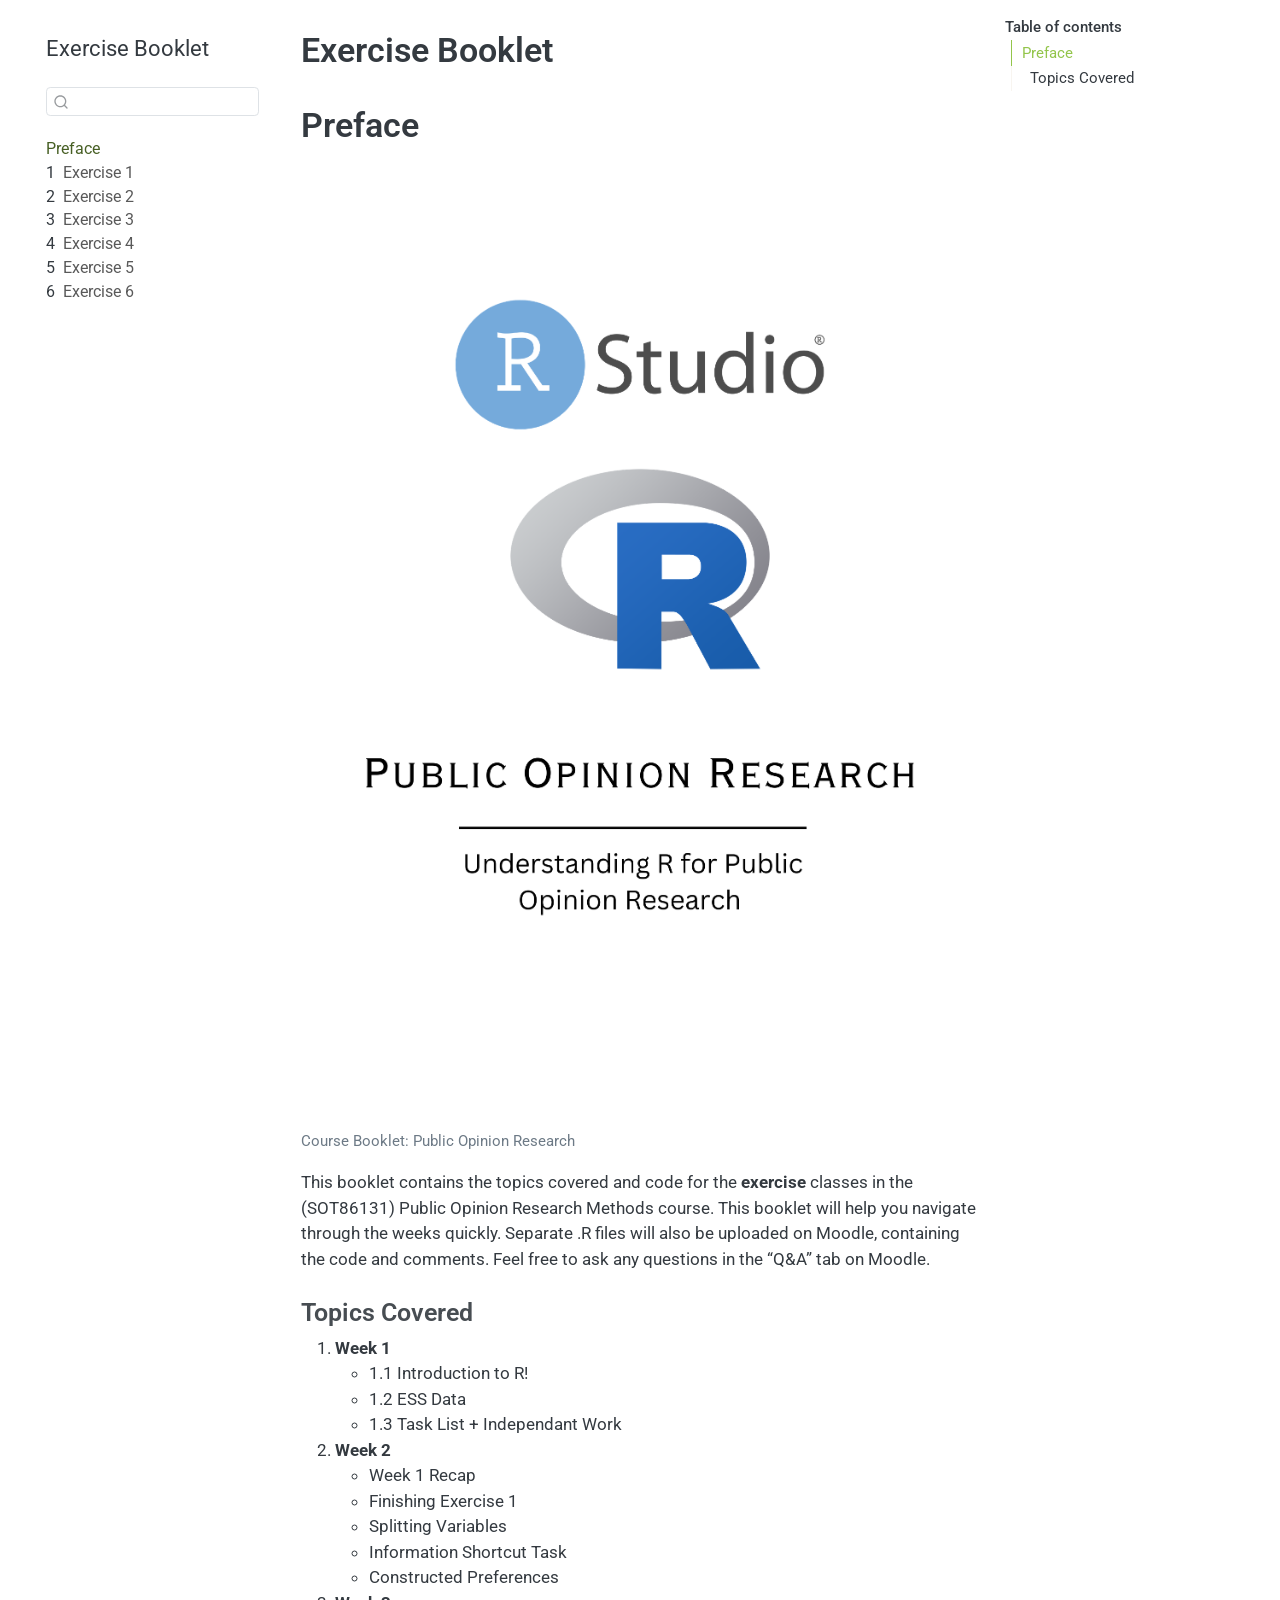
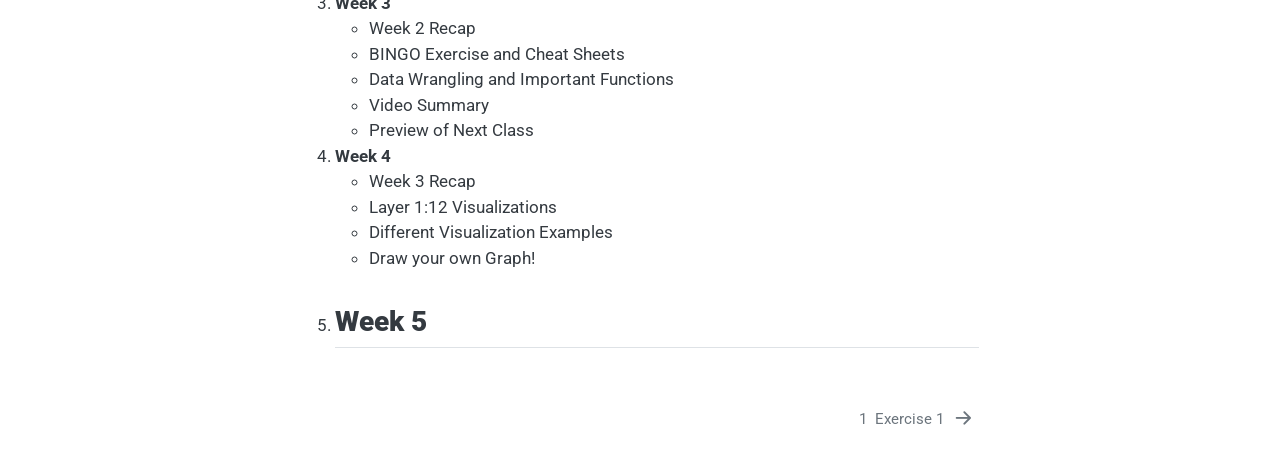
<file: PublicOpinionResearch_Exercises/_book/index.html>
<!DOCTYPE html>
<html xmlns="http://www.w3.org/1999/xhtml" lang="en" xml:lang="en"><head>

<meta charset="utf-8">
<meta name="generator" content="quarto-1.9.37">

<meta name="viewport" content="width=device-width, initial-scale=1.0, user-scalable=yes">


<title>Exercise Booklet</title>
<style>
/* Default styles provided by pandoc.
** See https://pandoc.org/MANUAL.html#variables-for-html for config info.
*/
code{white-space: pre-wrap;}
span.smallcaps{font-variant: small-caps;}
div.columns{display: flex; gap: min(4vw, 1.5em);}
div.column{flex: auto; overflow-x: auto;}
div.hanging-indent{margin-left: 1.5em; text-indent: -1.5em;}
ul.task-list{list-style: none;}
ul.task-list li input[type="checkbox"] {
  width: 0.8em;
  margin: 0 0.8em 0.2em -1em; /* quarto-specific, see https://github.com/quarto-dev/quarto-cli/issues/4556 */ 
  vertical-align: middle;
}
</style>


<script src="site_libs/quarto-nav/quarto-nav.js"></script>
<script src="site_libs/quarto-nav/headroom.min.js"></script>
<script src="site_libs/clipboard/clipboard.min.js"></script>
<script src="site_libs/quarto-search/autocomplete.umd.js"></script>
<script src="site_libs/quarto-search/fuse.min.js"></script>
<script src="site_libs/quarto-search/quarto-search.js"></script>
<meta name="quarto:offset" content="./">
<link href="./intro.html" rel="next">
<script src="site_libs/quarto-html/quarto.js" type="module"></script>
<script src="site_libs/quarto-html/tabsets/tabsets.js" type="module"></script>
<script src="site_libs/quarto-html/popper.min.js"></script>
<script src="site_libs/quarto-html/tippy.umd.min.js"></script>
<script src="site_libs/quarto-html/anchor.min.js"></script>
<link href="site_libs/quarto-html/tippy.css" rel="stylesheet">
<link href="site_libs/quarto-html/quarto-syntax-highlighting-7f8f88aac4f3542376d5c11b86a4c14d.css" rel="stylesheet" id="quarto-text-highlighting-styles">
<script src="site_libs/bootstrap/bootstrap.min.js"></script>
<link href="site_libs/bootstrap/bootstrap-icons.css" rel="stylesheet">
<link href="site_libs/bootstrap/bootstrap-12dbc0c64bc7d78fb3aaa13411330519.min.css" rel="stylesheet" append-hash="true" id="quarto-bootstrap" data-mode="light">
<script id="quarto-search-options" type="application/json">{
  "location": "sidebar",
  "copy-button": false,
  "collapse-after": 3,
  "panel-placement": "start",
  "type": "textbox",
  "limit": 50,
  "keyboard-shortcut": [
    "f",
    "/",
    "s"
  ],
  "show-item-context": false,
  "language": {
    "search-no-results-text": "No results",
    "search-matching-documents-text": "matching documents",
    "search-copy-link-title": "Copy link to search",
    "search-hide-matches-text": "Hide additional matches",
    "search-more-match-text": "more match in this document",
    "search-more-matches-text": "more matches in this document",
    "search-clear-button-title": "Clear",
    "search-text-placeholder": "",
    "search-detached-cancel-button-title": "Cancel",
    "search-submit-button-title": "Submit",
    "search-label": "Search"
  }
}</script>


</head>

<body class="nav-sidebar floating quarto-light">

<div id="quarto-search-results"></div>
  <header id="quarto-header" class="headroom fixed-top">
  <nav class="quarto-secondary-nav">
    <div class="container-fluid d-flex">
      <button type="button" class="quarto-btn-toggle btn" data-bs-toggle="collapse" role="button" data-bs-target=".quarto-sidebar-collapse-item" aria-controls="quarto-sidebar" aria-expanded="false" aria-label="Toggle sidebar navigation" onclick="if (window.quartoToggleHeadroom) { window.quartoToggleHeadroom(); }">
        <i class="bi bi-layout-text-sidebar-reverse"></i>
      </button>
        <nav class="quarto-page-breadcrumbs" aria-label="breadcrumb"><ol class="breadcrumb"><li class="breadcrumb-item"><a href="./index.html">Preface</a></li></ol></nav>
        <a class="flex-grow-1" role="navigation" data-bs-toggle="collapse" data-bs-target=".quarto-sidebar-collapse-item" aria-controls="quarto-sidebar" aria-expanded="false" aria-label="Toggle sidebar navigation" onclick="if (window.quartoToggleHeadroom) { window.quartoToggleHeadroom(); }">      
        </a>
      <button type="button" class="btn quarto-search-button" aria-label="Search" onclick="window.quartoOpenSearch();">
        <i class="bi bi-search"></i>
      </button>
    </div>
  </nav>
</header>
<!-- content -->
<div id="quarto-content" class="quarto-container page-columns page-rows-contents page-layout-article">
<!-- sidebar -->
  <nav id="quarto-sidebar" class="sidebar collapse collapse-horizontal quarto-sidebar-collapse-item sidebar-navigation floating overflow-auto">
    <div class="pt-lg-2 mt-2 text-left sidebar-header">
    <div class="sidebar-title mb-0 py-0">
      <a href="./">Exercise Booklet</a> 
    </div>
      </div>
        <div class="mt-2 flex-shrink-0 align-items-center">
        <div class="sidebar-search">
        <div id="quarto-search" class="" title="Search"></div>
        </div>
        </div>
    <div class="sidebar-menu-container"> 
    <ul class="list-unstyled mt-1">
        <li class="sidebar-item">
  <div class="sidebar-item-container"> 
  <a href="./index.html" class="sidebar-item-text sidebar-link active">
 <span class="menu-text">Preface</span></a>
  </div>
</li>
        <li class="sidebar-item">
  <div class="sidebar-item-container"> 
  <a href="./intro.html" class="sidebar-item-text sidebar-link">
 <span class="menu-text"><span class="chapter-number">1</span>&nbsp; <span class="chapter-title">Exercise 1</span></span></a>
  </div>
</li>
        <li class="sidebar-item">
  <div class="sidebar-item-container"> 
  <a href="./Exercise_2.html" class="sidebar-item-text sidebar-link">
 <span class="menu-text"><span class="chapter-number">2</span>&nbsp; <span class="chapter-title">Exercise 2</span></span></a>
  </div>
</li>
        <li class="sidebar-item">
  <div class="sidebar-item-container"> 
  <a href="./Exercise_3.html" class="sidebar-item-text sidebar-link">
 <span class="menu-text"><span class="chapter-number">3</span>&nbsp; <span class="chapter-title">Exercise 3</span></span></a>
  </div>
</li>
        <li class="sidebar-item">
  <div class="sidebar-item-container"> 
  <a href="./Exercise_4.html" class="sidebar-item-text sidebar-link">
 <span class="menu-text"><span class="chapter-number">4</span>&nbsp; <span class="chapter-title">Exercise 4</span></span></a>
  </div>
</li>
        <li class="sidebar-item">
  <div class="sidebar-item-container"> 
  <a href="./Exercise_5.html" class="sidebar-item-text sidebar-link">
 <span class="menu-text"><span class="chapter-number">5</span>&nbsp; <span class="chapter-title">Exercise 5</span></span></a>
  </div>
</li>
        <li class="sidebar-item">
  <div class="sidebar-item-container"> 
  <a href="./Exercise_6.html" class="sidebar-item-text sidebar-link">
 <span class="menu-text"><span class="chapter-number">6</span>&nbsp; <span class="chapter-title">Exercise 6</span></span></a>
  </div>
</li>
    </ul>
    </div>
</nav>
<div id="quarto-sidebar-glass" class="quarto-sidebar-collapse-item" data-bs-toggle="collapse" data-bs-target=".quarto-sidebar-collapse-item"></div>
<!-- margin-sidebar -->
    <div id="quarto-margin-sidebar" class="sidebar margin-sidebar">
        <nav id="TOC" role="doc-toc" class="toc-active">
    <h2 id="toc-title">Table of contents</h2>
   
  <ul>
  <li><a href="#preface" id="toc-preface" class="nav-link active" data-scroll-target="#preface">Preface</a>
  <ul class="collapse">
  <li><a href="#topics-covered" id="toc-topics-covered" class="nav-link" data-scroll-target="#topics-covered">Topics Covered</a></li>
  </ul></li>
  </ul>
</nav>
    </div>
<!-- main -->
<main class="content" id="quarto-document-content">

<header id="title-block-header" class="quarto-title-block default">
<div class="quarto-title">
<h1 class="title">Exercise Booklet</h1>
</div>



<div class="quarto-title-meta">

    
  
    
  </div>
  


</header>


<section id="preface" class="level1 unnumbered">
<h1 class="unnumbered">Preface</h1>
<div class="quarto-figure quarto-figure-center">
<figure class="figure">
<p><img src="cover_image.png.png" class="img-fluid figure-img"></p>
<figcaption>Course Booklet: Public Opinion Research</figcaption>
</figure>
</div>
<p>This booklet contains the topics covered and code for the <strong>exercise</strong> classes in the (SOT86131) Public Opinion Research Methods course. This booklet will help you navigate through the weeks quickly. Separate .R files will also be uploaded on Moodle, containing the code and comments. Feel free to ask any questions in the “Q&amp;A” tab on Moodle.</p>
<section id="topics-covered" class="level3">
<h3 class="anchored">Topics Covered</h3>
<ol type="1">
<li><strong>Week 1</strong>
<ul>
<li>1.1 Introduction to R!</li>
<li>1.2 ESS Data</li>
<li>1.3 Task List + Independant Work</li>
</ul></li>
<li><strong>Week 2</strong>
<ul>
<li>Week 1 Recap</li>
<li>Finishing Exercise 1</li>
<li>Splitting Variables</li>
<li>Information Shortcut Task</li>
<li>Constructed Preferences</li>
</ul></li>
<li><strong>Week 3</strong>
<ul>
<li>Week 2 Recap</li>
<li>BINGO Exercise and Cheat Sheets</li>
<li>Data Wrangling and Important Functions</li>
<li>Video Summary</li>
<li>Preview of Next Class</li>
</ul></li>
<li><strong>Week 4</strong>
<ul>
<li>Week 3 Recap</li>
<li>Layer 1:12 Visualizations</li>
<li>Different Visualization Examples</li>
<li>Draw your own Graph!</li>
</ul></li>
<li><h2 id="week-5" class="anchored" data-anchor-id="topics-covered"><strong>Week 5</strong></h2></li>
</ol>


</section>
</section>

</main> <!-- /main -->
<script id="quarto-html-after-body" type="application/javascript">
  window.document.addEventListener("DOMContentLoaded", function (event) {
    const icon = "";
    const anchorJS = new window.AnchorJS();
    anchorJS.options = {
      placement: 'right',
      icon: icon
    };
    anchorJS.add('.anchored');
    const isCodeAnnotation = (el) => {
      for (const clz of el.classList) {
        if (clz.startsWith('code-annotation-')) {                     
          return true;
        }
      }
      return false;
    }
    const onCopySuccess = function(e) {
      // button target
      const button = e.trigger;
      // don't keep focus
      button.blur();
      // flash "checked"
      button.classList.add('code-copy-button-checked');
      var currentTitle = button.getAttribute("title");
      button.setAttribute("title", "Copied!");
      let tooltip;
      if (window.bootstrap) {
        button.setAttribute("data-bs-toggle", "tooltip");
        button.setAttribute("data-bs-placement", "left");
        button.setAttribute("data-bs-title", "Copied!");
        tooltip = new bootstrap.Tooltip(button, 
          { trigger: "manual", 
            customClass: "code-copy-button-tooltip",
            offset: [0, -8]});
        tooltip.show();    
      }
      setTimeout(function() {
        if (tooltip) {
          tooltip.hide();
          button.removeAttribute("data-bs-title");
          button.removeAttribute("data-bs-toggle");
          button.removeAttribute("data-bs-placement");
        }
        button.setAttribute("title", currentTitle);
        button.classList.remove('code-copy-button-checked');
      }, 1000);
      // clear code selection
      e.clearSelection();
    }
    const getTextToCopy = function(trigger) {
      const outerScaffold = trigger.parentElement.cloneNode(true);
      const codeEl = outerScaffold.querySelector('code');
      for (const childEl of codeEl.children) {
        if (isCodeAnnotation(childEl)) {
          childEl.remove();
        }
      }
      return codeEl.innerText;
    }
    const clipboard = new window.ClipboardJS('.code-copy-button:not([data-in-quarto-modal])', {
      text: getTextToCopy
    });
    clipboard.on('success', onCopySuccess);
    if (window.document.getElementById('quarto-embedded-source-code-modal')) {
      const clipboardModal = new window.ClipboardJS('.code-copy-button[data-in-quarto-modal]', {
        text: getTextToCopy,
        container: window.document.getElementById('quarto-embedded-source-code-modal')
      });
      clipboardModal.on('success', onCopySuccess);
    }
      var localhostRegex = new RegExp(/^(?:http|https):\/\/localhost\:?[0-9]*\//);
      var mailtoRegex = new RegExp(/^mailto:/);
        var filterRegex = new RegExp('/' + window.location.host + '/');
      var isInternal = (href) => {
          return filterRegex.test(href) || localhostRegex.test(href) || mailtoRegex.test(href);
      }
      // Inspect non-navigation links and adorn them if external
     var links = window.document.querySelectorAll('a[href]:not(.nav-link):not(.navbar-brand):not(.toc-action):not(.sidebar-link):not(.sidebar-item-toggle):not(.pagination-link):not(.no-external):not([aria-hidden]):not(.dropdown-item):not(.quarto-navigation-tool):not(.about-link)');
      for (var i=0; i<links.length; i++) {
        const link = links[i];
        if (!isInternal(link.href)) {
          // undo the damage that might have been done by quarto-nav.js in the case of
          // links that we want to consider external
          if (link.dataset.originalHref !== undefined) {
            link.href = link.dataset.originalHref;
          }
        }
      }
    function tippyHover(el, contentFn, onTriggerFn, onUntriggerFn) {
      const config = {
        allowHTML: true,
        maxWidth: 500,
        delay: 100,
        arrow: false,
        appendTo: function(el) {
            return el.parentElement;
        },
        interactive: true,
        interactiveBorder: 10,
        theme: 'quarto',
        placement: 'bottom-start',
      };
      if (contentFn) {
        config.content = contentFn;
      }
      if (onTriggerFn) {
        config.onTrigger = onTriggerFn;
      }
      if (onUntriggerFn) {
        config.onUntrigger = onUntriggerFn;
      }
      window.tippy(el, config); 
    }
    const noterefs = window.document.querySelectorAll('a[role="doc-noteref"]');
    for (var i=0; i<noterefs.length; i++) {
      const ref = noterefs[i];
      tippyHover(ref, function() {
        // use id or data attribute instead here
        let href = ref.getAttribute('data-footnote-href') || ref.getAttribute('href');
        try { href = new URL(href).hash; } catch {}
        const id = href.replace(/^#\/?/, "");
        const note = window.document.getElementById(id);
        if (note) {
          return note.innerHTML;
        } else {
          return "";
        }
      });
    }
    const xrefs = window.document.querySelectorAll('a.quarto-xref');
    const processXRef = (id, note) => {
      // Strip column container classes
      const stripColumnClz = (el) => {
        el.classList.remove("page-full", "page-columns");
        if (el.children) {
          for (const child of el.children) {
            stripColumnClz(child);
          }
        }
      }
      stripColumnClz(note)
      if (id === null || id.startsWith('sec-')) {
        // Special case sections, only their first couple elements
        const container = document.createElement("div");
        if (note.children && note.children.length > 2) {
          container.appendChild(note.children[0].cloneNode(true));
          for (let i = 1; i < note.children.length; i++) {
            const child = note.children[i];
            if (child.tagName === "P" && child.innerText === "") {
              continue;
            } else {
              container.appendChild(child.cloneNode(true));
              break;
            }
          }
          if (window.Quarto?.typesetMath) {
            window.Quarto.typesetMath(container);
          }
          return container.innerHTML
        } else {
          if (window.Quarto?.typesetMath) {
            window.Quarto.typesetMath(note);
          }
          return note.innerHTML;
        }
      } else {
        // Remove any anchor links if they are present
        const anchorLink = note.querySelector('a.anchorjs-link');
        if (anchorLink) {
          anchorLink.remove();
        }
        if (window.Quarto?.typesetMath) {
          window.Quarto.typesetMath(note);
        }
        if (note.classList.contains("callout")) {
          return note.outerHTML;
        } else {
          return note.innerHTML;
        }
      }
    }
    for (var i=0; i<xrefs.length; i++) {
      const xref = xrefs[i];
      tippyHover(xref, undefined, function(instance) {
        instance.disable();
        let url = xref.getAttribute('href');
        let hash = undefined; 
        if (url.startsWith('#')) {
          hash = url;
        } else {
          try { hash = new URL(url).hash; } catch {}
        }
        if (hash) {
          const id = hash.replace(/^#\/?/, "");
          const note = window.document.getElementById(id);
          if (note !== null) {
            try {
              const html = processXRef(id, note.cloneNode(true));
              instance.setContent(html);
            } finally {
              instance.enable();
              instance.show();
            }
          } else {
            // See if we can fetch this
            fetch(url.split('#')[0])
            .then(res => res.text())
            .then(html => {
              const parser = new DOMParser();
              const htmlDoc = parser.parseFromString(html, "text/html");
              const note = htmlDoc.getElementById(id);
              if (note !== null) {
                const html = processXRef(id, note);
                instance.setContent(html);
              } 
            }).finally(() => {
              instance.enable();
              instance.show();
            });
          }
        } else {
          // See if we can fetch a full url (with no hash to target)
          // This is a special case and we should probably do some content thinning / targeting
          fetch(url)
          .then(res => res.text())
          .then(html => {
            const parser = new DOMParser();
            const htmlDoc = parser.parseFromString(html, "text/html");
            const note = htmlDoc.querySelector('main.content');
            if (note !== null) {
              // This should only happen for chapter cross references
              // (since there is no id in the URL)
              // remove the first header
              if (note.children.length > 0 && note.children[0].tagName === "HEADER") {
                note.children[0].remove();
              }
              const html = processXRef(null, note);
              instance.setContent(html);
            } 
          }).finally(() => {
            instance.enable();
            instance.show();
          });
        }
      }, function(instance) {
      });
    }
        let selectedAnnoteEl;
        const selectorForAnnotation = ( cell, annotation) => {
          let cellAttr = 'data-code-cell="' + cell + '"';
          let lineAttr = 'data-code-annotation="' +  annotation + '"';
          const selector = 'span[' + cellAttr + '][' + lineAttr + ']';
          return selector;
        }
        const selectCodeLines = (annoteEl) => {
          const doc = window.document;
          const targetCell = annoteEl.getAttribute("data-target-cell");
          const targetAnnotation = annoteEl.getAttribute("data-target-annotation");
          const annoteSpan = window.document.querySelector(selectorForAnnotation(targetCell, targetAnnotation));
          const lines = annoteSpan.getAttribute("data-code-lines").split(",");
          const lineIds = lines.map((line) => {
            return targetCell + "-" + line;
          })
          let top = null;
          let height = null;
          let parent = null;
          if (lineIds.length > 0) {
              //compute the position of the single el (top and bottom and make a div)
              const el = window.document.getElementById(lineIds[0]);
              top = el.offsetTop;
              height = el.offsetHeight;
              parent = el.parentElement.parentElement;
            if (lineIds.length > 1) {
              const lastEl = window.document.getElementById(lineIds[lineIds.length - 1]);
              const bottom = lastEl.offsetTop + lastEl.offsetHeight;
              height = bottom - top;
            }
            if (top !== null && height !== null && parent !== null) {
              // cook up a div (if necessary) and position it 
              let div = window.document.getElementById("code-annotation-line-highlight");
              if (div === null) {
                div = window.document.createElement("div");
                div.setAttribute("id", "code-annotation-line-highlight");
                div.style.position = 'absolute';
                parent.appendChild(div);
              }
              div.style.top = top - 2 + "px";
              div.style.height = height + 4 + "px";
              div.style.left = 0;
              let gutterDiv = window.document.getElementById("code-annotation-line-highlight-gutter");
              if (gutterDiv === null) {
                gutterDiv = window.document.createElement("div");
                gutterDiv.setAttribute("id", "code-annotation-line-highlight-gutter");
                gutterDiv.style.position = 'absolute';
                const codeCell = window.document.getElementById(targetCell);
                const gutter = codeCell.querySelector('.code-annotation-gutter');
                gutter.appendChild(gutterDiv);
              }
              gutterDiv.style.top = top - 2 + "px";
              gutterDiv.style.height = height + 4 + "px";
            }
            selectedAnnoteEl = annoteEl;
          }
        };
        const unselectCodeLines = () => {
          const elementsIds = ["code-annotation-line-highlight", "code-annotation-line-highlight-gutter"];
          elementsIds.forEach((elId) => {
            const div = window.document.getElementById(elId);
            if (div) {
              div.remove();
            }
          });
          selectedAnnoteEl = undefined;
        };
          // Handle positioning of the toggle
      window.addEventListener(
        "resize",
        throttle(() => {
          elRect = undefined;
          if (selectedAnnoteEl) {
            selectCodeLines(selectedAnnoteEl);
          }
        }, 10)
      );
      function throttle(fn, ms) {
      let throttle = false;
      let timer;
        return (...args) => {
          if(!throttle) { // first call gets through
              fn.apply(this, args);
              throttle = true;
          } else { // all the others get throttled
              if(timer) clearTimeout(timer); // cancel #2
              timer = setTimeout(() => {
                fn.apply(this, args);
                timer = throttle = false;
              }, ms);
          }
        };
      }
        // Attach click handler to the DT
        const annoteDls = window.document.querySelectorAll('dt[data-target-cell]');
        for (const annoteDlNode of annoteDls) {
          annoteDlNode.addEventListener('click', (event) => {
            const clickedEl = event.target;
            if (clickedEl !== selectedAnnoteEl) {
              unselectCodeLines();
              const activeEl = window.document.querySelector('dt[data-target-cell].code-annotation-active');
              if (activeEl) {
                activeEl.classList.remove('code-annotation-active');
              }
              selectCodeLines(clickedEl);
              clickedEl.classList.add('code-annotation-active');
            } else {
              // Unselect the line
              unselectCodeLines();
              clickedEl.classList.remove('code-annotation-active');
            }
          });
        }
    const findCites = (el) => {
      const parentEl = el.parentElement;
      if (parentEl) {
        const cites = parentEl.dataset.cites;
        if (cites) {
          return {
            el,
            cites: cites.split(' ')
          };
        } else {
          return findCites(el.parentElement)
        }
      } else {
        return undefined;
      }
    };
    var bibliorefs = window.document.querySelectorAll('a[role="doc-biblioref"]');
    for (var i=0; i<bibliorefs.length; i++) {
      const ref = bibliorefs[i];
      const citeInfo = findCites(ref);
      if (citeInfo) {
        tippyHover(citeInfo.el, function() {
          var popup = window.document.createElement('div');
          citeInfo.cites.forEach(function(cite) {
            var citeDiv = window.document.createElement('div');
            citeDiv.classList.add('hanging-indent');
            citeDiv.classList.add('csl-entry');
            var biblioDiv = window.document.getElementById('ref-' + cite);
            if (biblioDiv) {
              citeDiv.innerHTML = biblioDiv.innerHTML;
            }
            popup.appendChild(citeDiv);
          });
          return popup.innerHTML;
        });
      }
    }
  });
  </script>
<nav class="page-navigation">
  <div class="nav-page nav-page-previous">
  </div>
  <div class="nav-page nav-page-next">
      <a href="./intro.html" class="pagination-link" aria-label="Exercise 1">
        <span class="nav-page-text"><span class="chapter-number">1</span>&nbsp; <span class="chapter-title">Exercise 1</span></span> <i class="bi bi-arrow-right-short"></i>
      </a>
  </div>
</nav>
</div> <!-- /content -->




</body></html>
</file>
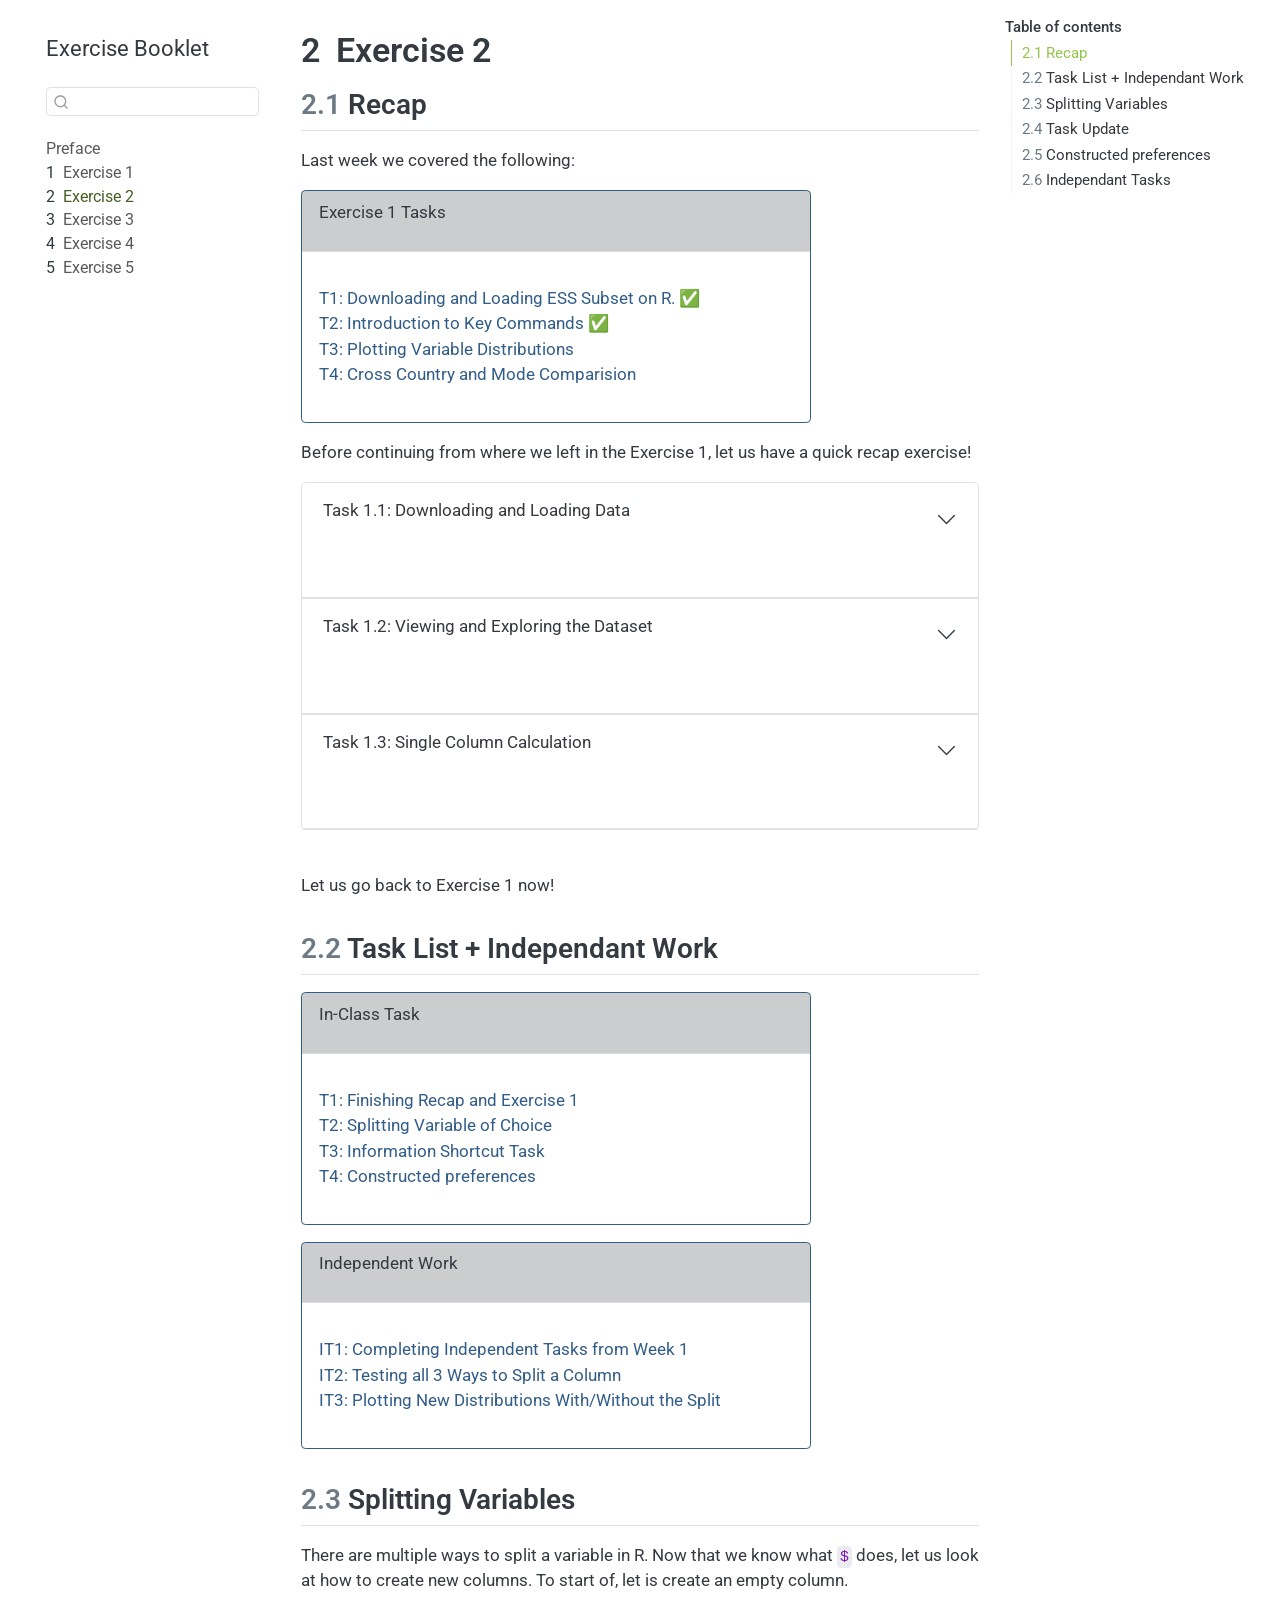
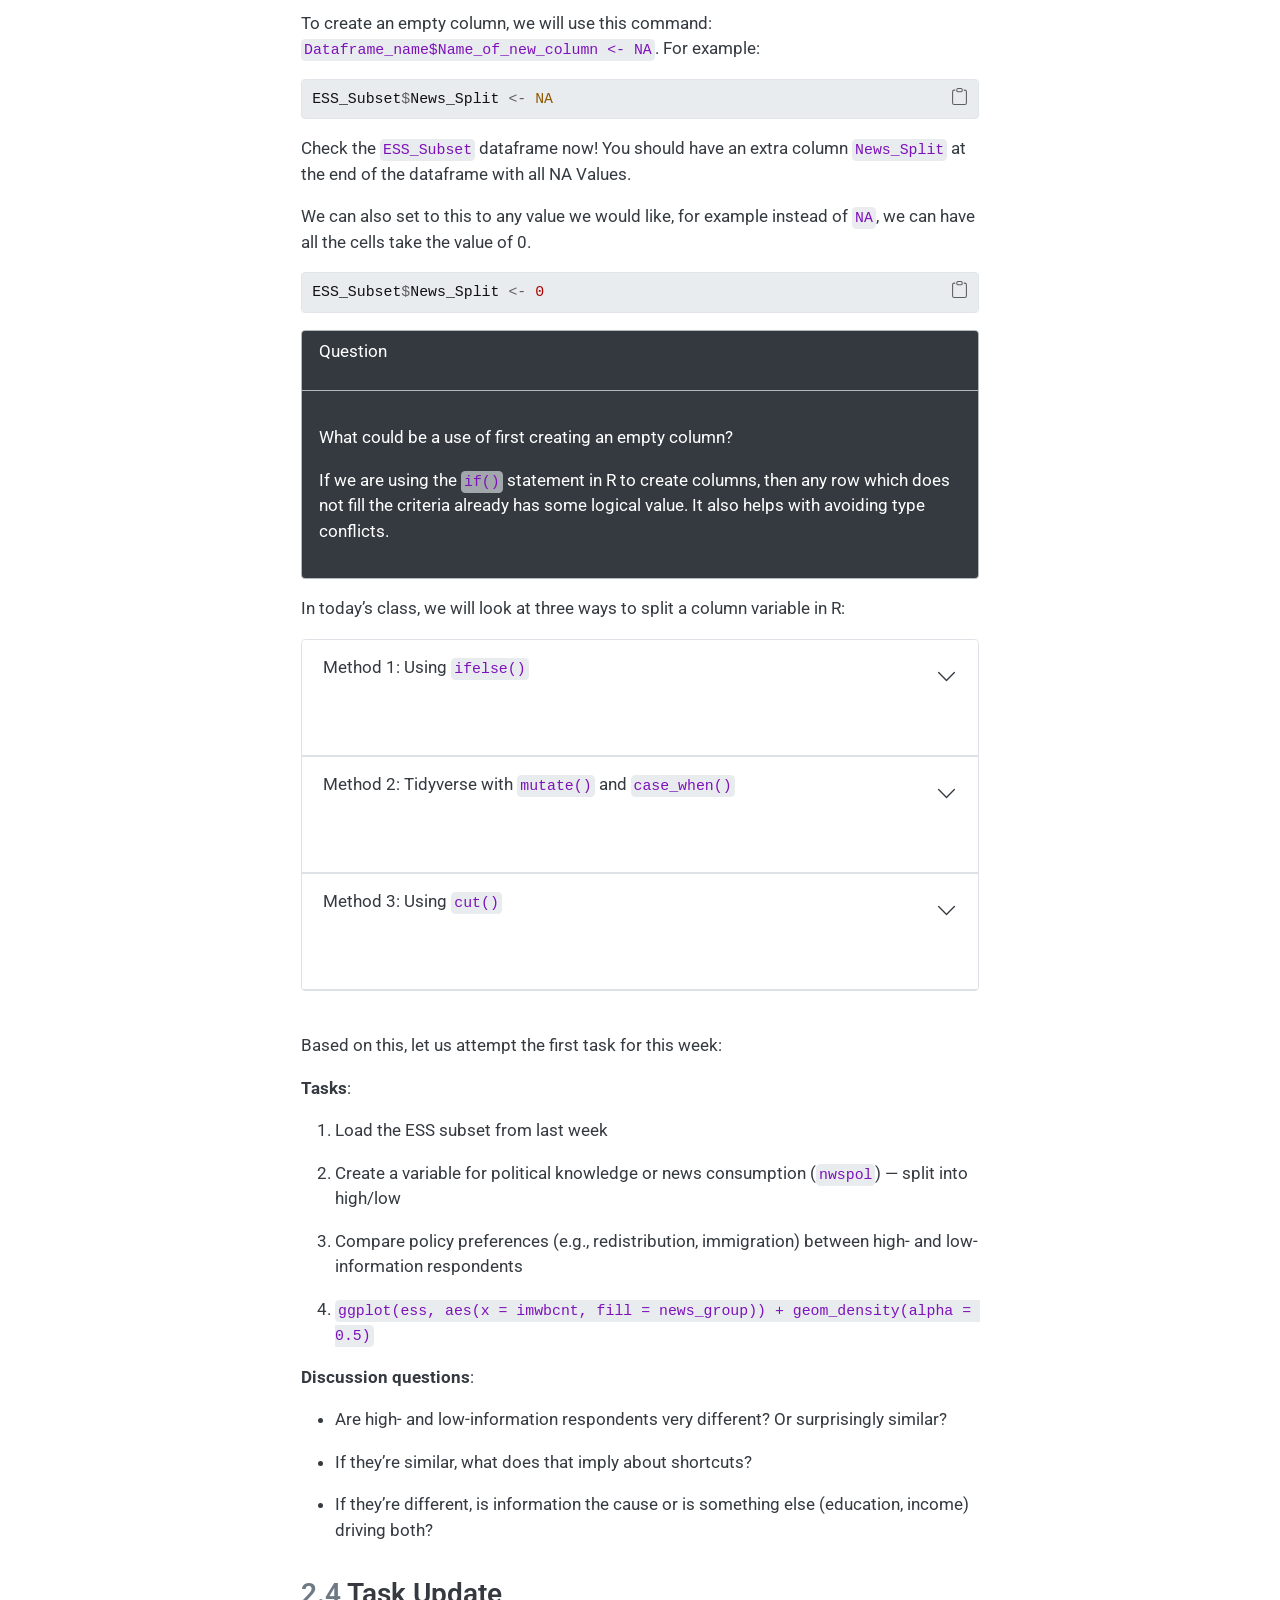
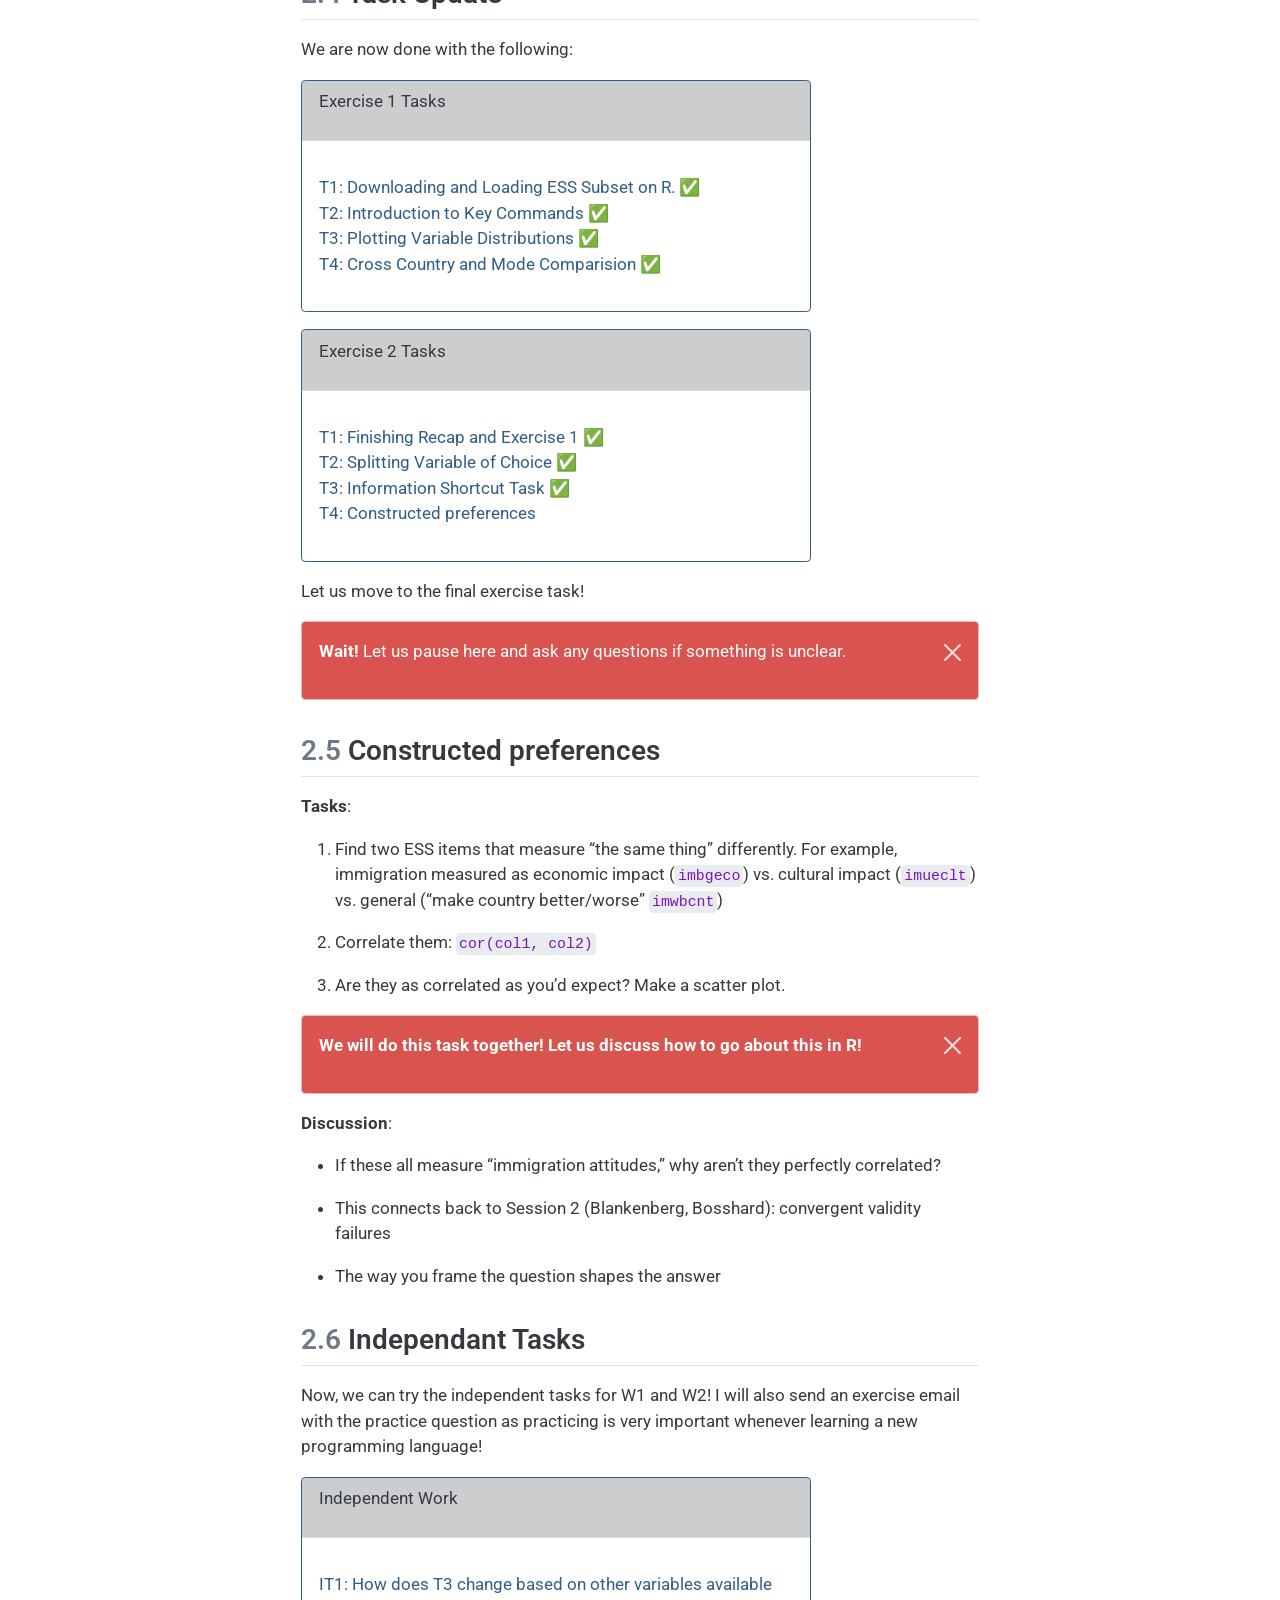
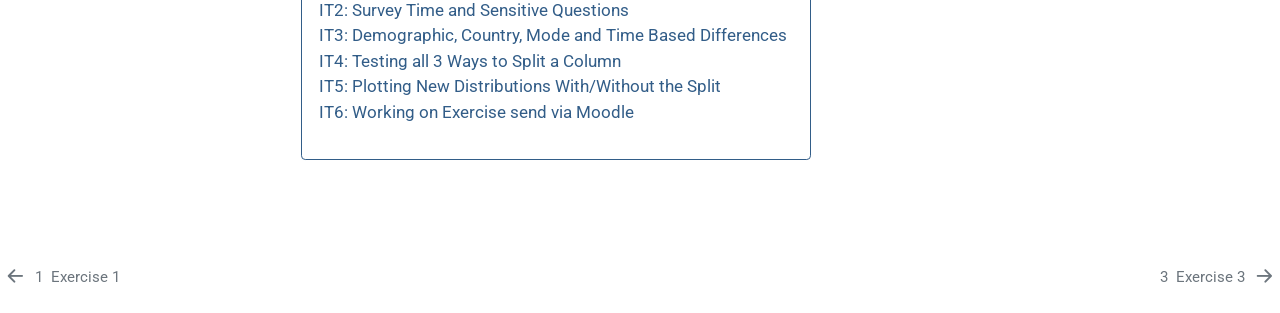
<file: PublicOpinionResearch_Exercises/_book/Exercise_2.html>
<!DOCTYPE html>
<html xmlns="http://www.w3.org/1999/xhtml" lang="en" xml:lang="en"><head>
<meta http-equiv="Content-Type" content="text/html; charset=UTF-8">
<meta charset="utf-8">
<meta name="generator" content="quarto-1.9.37">
<meta name="viewport" content="width=device-width, initial-scale=1.0, user-scalable=yes">
<title>2&nbsp; Exercise 2 – Exercise Booklet</title>
<style>
/* Default styles provided by pandoc.
** See https://pandoc.org/MANUAL.html#variables-for-html for config info.
*/
code{white-space: pre-wrap;}
span.smallcaps{font-variant: small-caps;}
div.columns{display: flex; gap: min(4vw, 1.5em);}
div.column{flex: auto; overflow-x: auto;}
div.hanging-indent{margin-left: 1.5em; text-indent: -1.5em;}
ul.task-list{list-style: none;}
ul.task-list li input[type="checkbox"] {
  width: 0.8em;
  margin: 0 0.8em 0.2em -1em; /* quarto-specific, see https://github.com/quarto-dev/quarto-cli/issues/4556 */ 
  vertical-align: middle;
}
/* CSS for syntax highlighting */
html { -webkit-text-size-adjust: 100%; }
pre > code.sourceCode { white-space: pre; position: relative; }
pre > code.sourceCode > span { display: inline-block; line-height: 1.25; }
pre > code.sourceCode > span:empty { height: 1.2em; }
.sourceCode { overflow: visible; }
code.sourceCode > span { color: inherit; text-decoration: inherit; }
div.sourceCode { margin: 1em 0; }
pre.sourceCode { margin: 0; }
@media screen {
div.sourceCode { overflow: auto; }
}
@media print {
pre > code.sourceCode { white-space: pre-wrap; }
pre > code.sourceCode > span { text-indent: -5em; padding-left: 5em; }
}
pre.numberSource code
  { counter-reset: source-line 0; }
pre.numberSource code > span
  { position: relative; left: -4em; counter-increment: source-line; }
pre.numberSource code > span > a:first-child::before
  { content: counter(source-line);
    position: relative; left: -1em; text-align: right; vertical-align: baseline;
    border: none; display: inline-block;
    -webkit-touch-callout: none; -webkit-user-select: none;
    -khtml-user-select: none; -moz-user-select: none;
    -ms-user-select: none; user-select: none;
    padding: 0 4px; width: 4em;
  }
pre.numberSource { margin-left: 3em;  padding-left: 4px; }
div.sourceCode
  {   }
@media screen {
pre > code.sourceCode > span > a:first-child::before { text-decoration: underline; }
}
</style>

<script src="site_libs/quarto-nav/quarto-nav.js"></script>
<script src="site_libs/quarto-nav/headroom.min.js"></script>
<script src="site_libs/clipboard/clipboard.min.js"></script>
<script src="site_libs/quarto-search/autocomplete.umd.js"></script>
<script src="site_libs/quarto-search/fuse.min.js"></script>
<script src="site_libs/quarto-search/quarto-search.js"></script>
<meta name="quarto:offset" content="./">
<link href="./Exercise_3.html" rel="next">
<link href="./intro.html" rel="prev">
<script src="site_libs/quarto-html/quarto.js" type="module"></script>
<script src="site_libs/quarto-html/tabsets/tabsets.js" type="module"></script>
<script src="site_libs/quarto-html/popper.min.js"></script>
<script src="site_libs/quarto-html/tippy.umd.min.js"></script>
<script src="site_libs/quarto-html/anchor.min.js"></script>
<link href="site_libs/quarto-html/tippy.css" rel="stylesheet">
<link href="site_libs/quarto-html/quarto-syntax-highlighting-7f8f88aac4f3542376d5c11b86a4c14d.css" rel="stylesheet" id="quarto-text-highlighting-styles">
<script src="site_libs/bootstrap/bootstrap.min.js"></script>
<link href="site_libs/bootstrap/bootstrap-icons.css" rel="stylesheet">
<link href="site_libs/bootstrap/bootstrap-12dbc0c64bc7d78fb3aaa13411330519.min.css" rel="stylesheet" append-hash="true" id="quarto-bootstrap" data-mode="light"><script id="quarto-search-options" type="application/json">{
  "location": "sidebar",
  "copy-button": false,
  "collapse-after": 3,
  "panel-placement": "start",
  "type": "textbox",
  "limit": 50,
  "keyboard-shortcut": [
    "f",
    "/",
    "s"
  ],
  "show-item-context": false,
  "language": {
    "search-no-results-text": "No results",
    "search-matching-documents-text": "matching documents",
    "search-copy-link-title": "Copy link to search",
    "search-hide-matches-text": "Hide additional matches",
    "search-more-match-text": "more match in this document",
    "search-more-matches-text": "more matches in this document",
    "search-clear-button-title": "Clear",
    "search-text-placeholder": "",
    "search-detached-cancel-button-title": "Cancel",
    "search-submit-button-title": "Submit",
    "search-label": "Search"
  }
}</script>
</head>
<body class="nav-sidebar floating quarto-light">

<div id="quarto-search-results"></div>
  <header id="quarto-header" class="headroom fixed-top"><nav class="quarto-secondary-nav"><div class="container-fluid d-flex">
      <button type="button" class="quarto-btn-toggle btn" data-bs-toggle="collapse" role="button" data-bs-target=".quarto-sidebar-collapse-item" aria-controls="quarto-sidebar" aria-expanded="false" aria-label="Toggle sidebar navigation" onclick="if (window.quartoToggleHeadroom) { window.quartoToggleHeadroom(); }">
        <i class="bi bi-layout-text-sidebar-reverse"></i>
      </button>
        <nav class="quarto-page-breadcrumbs" aria-label="breadcrumb"><ol class="breadcrumb"><li class="breadcrumb-item"><a href="./Exercise_2.html"><span class="chapter-number">2</span>&nbsp; <span class="chapter-title">Exercise 2</span></a></li></ol></nav>
        <a class="flex-grow-1" role="navigation" data-bs-toggle="collapse" data-bs-target=".quarto-sidebar-collapse-item" aria-controls="quarto-sidebar" aria-expanded="false" aria-label="Toggle sidebar navigation" onclick="if (window.quartoToggleHeadroom) { window.quartoToggleHeadroom(); }">      
        </a>
      <button type="button" class="btn quarto-search-button" aria-label="Search" onclick="window.quartoOpenSearch();">
        <i class="bi bi-search"></i>
      </button>
    </div>
  </nav></header><!-- content --><div id="quarto-content" class="quarto-container page-columns page-rows-contents page-layout-article">
<!-- sidebar -->
  <nav id="quarto-sidebar" class="sidebar collapse collapse-horizontal quarto-sidebar-collapse-item sidebar-navigation floating overflow-auto"><div class="pt-lg-2 mt-2 text-left sidebar-header">
    <div class="sidebar-title mb-0 py-0">
      <a href="./">Exercise Booklet</a> 
    </div>
      </div>
        <div class="mt-2 flex-shrink-0 align-items-center">
        <div class="sidebar-search">
        <div id="quarto-search" class="" title="Search"></div>
        </div>
        </div>
    <div class="sidebar-menu-container"> 
    <ul class="list-unstyled mt-1">
<li class="sidebar-item">
  <div class="sidebar-item-container"> 
  <a href="./index.html" class="sidebar-item-text sidebar-link">
 <span class="menu-text">Preface</span></a>
  </div>
</li>
        <li class="sidebar-item">
  <div class="sidebar-item-container"> 
  <a href="./intro.html" class="sidebar-item-text sidebar-link">
 <span class="menu-text"><span class="chapter-number">1</span>&nbsp; <span class="chapter-title">Exercise 1</span></span></a>
  </div>
</li>
        <li class="sidebar-item">
  <div class="sidebar-item-container"> 
  <a href="./Exercise_2.html" class="sidebar-item-text sidebar-link active">
 <span class="menu-text"><span class="chapter-number">2</span>&nbsp; <span class="chapter-title">Exercise 2</span></span></a>
  </div>
</li>
        <li class="sidebar-item">
  <div class="sidebar-item-container"> 
  <a href="./Exercise_3.html" class="sidebar-item-text sidebar-link">
 <span class="menu-text"><span class="chapter-number">3</span>&nbsp; <span class="chapter-title">Exercise 3</span></span></a>
  </div>
</li>
        <li class="sidebar-item">
  <div class="sidebar-item-container"> 
  <a href="./Exercise_4.html" class="sidebar-item-text sidebar-link">
 <span class="menu-text"><span class="chapter-number">4</span>&nbsp; <span class="chapter-title">Exercise 4</span></span></a>
  </div>
</li>
        <li class="sidebar-item">
  <div class="sidebar-item-container"> 
  <a href="./Exercise_5.html" class="sidebar-item-text sidebar-link">
 <span class="menu-text"><span class="chapter-number">5</span>&nbsp; <span class="chapter-title">Exercise 5</span></span></a>
  </div>
</li>
    </ul>
</div>
</nav><div id="quarto-sidebar-glass" class="quarto-sidebar-collapse-item" data-bs-toggle="collapse" data-bs-target=".quarto-sidebar-collapse-item"></div>
<!-- margin-sidebar -->
    <div id="quarto-margin-sidebar" class="sidebar margin-sidebar">
        <nav id="TOC" role="doc-toc" class="toc-active"><h2 id="toc-title">Table of contents</h2>
   
  <ul>
<li><a href="#recap" id="toc-recap" class="nav-link active" data-scroll-target="#recap"><span class="header-section-number">2.1</span> Recap</a></li>
  <li><a href="#task-list-independant-work" id="toc-task-list-independant-work" class="nav-link" data-scroll-target="#task-list-independant-work"><span class="header-section-number">2.2</span> Task List + Independant Work</a></li>
  <li><a href="#splitting-variables" id="toc-splitting-variables" class="nav-link" data-scroll-target="#splitting-variables"><span class="header-section-number">2.3</span> Splitting Variables</a></li>
  <li><a href="#task-update" id="toc-task-update" class="nav-link" data-scroll-target="#task-update"><span class="header-section-number">2.4</span> Task Update</a></li>
  <li><a href="#constructed-preferences" id="toc-constructed-preferences" class="nav-link" data-scroll-target="#constructed-preferences"><span class="header-section-number">2.5</span> Constructed preferences</a></li>
  <li><a href="#independant-tasks" id="toc-independant-tasks" class="nav-link" data-scroll-target="#independant-tasks"><span class="header-section-number">2.6</span> Independant Tasks</a></li>
  </ul></nav>
    </div>
<!-- main -->
<main class="content" id="quarto-document-content"><header id="title-block-header" class="quarto-title-block default"><div class="quarto-title">
<h1 class="title">
<span class="chapter-number">2</span>&nbsp; <span class="chapter-title">Exercise 2</span>
</h1>
</div>



<div class="quarto-title-meta">

    
  
    
  </div>
  


</header><section id="recap" class="level2" data-number="2.1"><h2 data-number="2.1" class="anchored" data-anchor-id="recap">
<span class="header-section-number">2.1</span> Recap</h2>
<p>Last week we covered the following:</p>
<div class="row">
<div class="col-sm-6">
<div class="card border-primary mb-3" style="max-width: 30rem;">
<div class="card-header">
<p>Exercise 1 Tasks</p>
</div>
<div class="card-body text-primary">
<p class="card-text">
</p>
<p>T1: Downloading and Loading ESS Subset on R. ✅<br> T2: Introduction to Key Commands ✅ <br> T3: Plotting Variable Distributions <br> T4: Cross Country and Mode Comparision</p>

</div>
</div>
</div>
</div>
<p>Before continuing from where we left in the Exercise 1, let us have a quick recap exercise!</p>
<div id="essExerciseAccordion" class="accordion">
<div class="accordion-item">
<h2 class="accordion-header anchored" id="stepOne">
<button class="accordion-button collapsed" type="button" data-bs-toggle="collapse" data-bs-target="#collapseOne" aria-expanded="false" aria-controls="collapseOne">
<p>Task 1.1: Downloading and Loading Data</p>
</button>
</h2>
<div id="collapseOne" class="accordion-collapse collapse" aria-labelledby="stepOne" data-bs-parent="#essExerciseAccordion">
<div class="accordion-body">
<p>Go to the <a href="https://ess.sikt.no/en/data-builder/" target="_blank">ESS Data Builder</a>, select <b>Round 11</b>, select <b>any 2 countries</b>, and <b>any 5 variables</b> (what ever you find interesting!). Check how they are stored on the <a href="https://ess.sikt.no/en/datafile/242aaa39-3bbb-40f5-98bf-bfb1ce53d8ef" target="_blank">ESS variable guide</a> and also look at the graphs. Download the data and load it into R.</p>
<p>It should look something like this (But let us try writing the code without the hint first!): <br><br><code>library(__________)</code><br><code>library(__________)</code><br><code>ASSIGN_A_NAME &lt;- read_<strong><em>(“path to file”)</em></strong></code><br><code>ANOTHER_NAME &lt;- c(_)</code><br><code>ASSIGN_A_NAME &lt;- set____________(ASSIGN_A_NAME, .labels = ________)</code></p>
</div>
</div>
</div>
<div class="accordion-item">
<h2 class="accordion-header anchored" id="stepTwo">
<button class="accordion-button collapsed" type="button" data-bs-toggle="collapse" data-bs-target="#collapseTwo" aria-expanded="false" aria-controls="collapseTwo">
<p>Task 1.2: Viewing and Exploring the Dataset</p>
</button>
</h2>
<div id="collapseTwo" class="accordion-collapse collapse" aria-labelledby="stepTwo" data-bs-parent="#essExerciseAccordion">
<div class="accordion-body">
<p>Use these commands to understand the data you just downloaded. It is <b>very important</b> to check the variable types and dimensions: <br><br><code>view(data)</code>: Opens full data in another tab.<br><code>glimpse(data)</code>: Dimensions, column names, and datatypes.<br><code>head(data)</code>: Shows top rows.<br><code>tail(data)</code>: Shows bottom rows.<br><code>dim(data)</code>: Shows row and column count.<br><code>colnames(data)</code>: Lists all column names.</p>
</div>
</div>
</div>
<div class="accordion-item">
<h2 class="accordion-header anchored" id="stepFour">
<button class="accordion-button collapsed" type="button" data-bs-toggle="collapse" data-bs-target="#collapseFour" aria-expanded="false" aria-controls="collapseFour">
<p>Task 1.3: Single Column Calculation</p>
</button>
</h2>
<div id="collapseFour" class="accordion-collapse collapse" aria-labelledby="stepFour" data-bs-parent="#essExerciseAccordion">
<div class="accordion-body">
<p>Do you remember how to select a column in R? Which <strong>sign</strong> should we use? Take one numeric column from your dataset and check its mean! <br><br><code><a href="https://rdrr.io/r/base/mean.html">mean()</a></code></p>
</div>
</div>
</div>
</div>
<p><br></p>
<p>Let us go back to Exercise 1 now!</p>
</section><section id="task-list-independant-work" class="level2" data-number="2.2"><h2 data-number="2.2" class="anchored" data-anchor-id="task-list-independant-work">
<span class="header-section-number">2.2</span> Task List + Independant Work</h2>
<div class="row">
<div class="col-sm-6">
<div class="card border-primary mb-3" style="max-width: 30rem;">
<div class="card-header">
<p>In-Class Task</p>
</div>
<div class="card-body text-primary">
<p class="card-text">
</p>
<p>T1: Finishing Recap and Exercise 1<br> T2: Splitting Variable of Choice <br> T3: Information Shortcut Task<br> T4: Constructed preferences</p>

</div>
</div>
</div>
<div class="col-sm-6">
<div class="card border-primary mb-3" style="max-width: 30rem;">
<div class="card-header">
<p>Independent Work</p>
</div>
<div class="card-body text-primary">
<p class="card-text">
</p>
<p>IT1: Completing Independent Tasks from Week 1 <br> IT2: Testing all 3 Ways to Split a Column <br> IT3: Plotting New Distributions With/Without the Split</p>

</div>
</div>
</div>
</div>
</section><section id="splitting-variables" class="level2" data-number="2.3"><h2 data-number="2.3" class="anchored" data-anchor-id="splitting-variables">
<span class="header-section-number">2.3</span> Splitting Variables</h2>
<p>There are multiple ways to split a variable in R. Now that we know what <code>$</code> does, let us look at how to create new columns. To start of, let is create an empty column.</p>
<p>To create an empty column, we will use this command: <code>Dataframe_name$Name_of_new_column &lt;- NA</code>. For example:</p>
<div class="cell">
<div class="code-copy-outer-scaffold"><div class="sourceCode" id="cb1"><pre class="downlit sourceCode r code-with-copy"><code class="sourceCode R"><span><span class="va">ESS_Subset</span><span class="op">$</span><span class="va">News_Split</span> <span class="op">&lt;-</span> <span class="cn">NA</span></span></code></pre></div><button title="Copy to Clipboard" class="code-copy-button"><i class="bi"></i></button></div>
</div>
<p>Check the <code>ESS_Subset</code> dataframe now! You should have an extra column <code>News_Split</code> at the end of the dataframe with all NA Values.</p>
<p>We can also set to this to any value we would like, for example instead of <code>NA</code>, we can have all the cells take the value of 0.</p>
<div class="cell">
<div class="code-copy-outer-scaffold"><div class="sourceCode" id="cb2"><pre class="downlit sourceCode r code-with-copy"><code class="sourceCode R"><span><span class="va">ESS_Subset</span><span class="op">$</span><span class="va">News_Split</span> <span class="op">&lt;-</span> <span class="fl">0</span></span></code></pre></div><button title="Copy to Clipboard" class="code-copy-button"><i class="bi"></i></button></div>
</div>
<div class="card text-white bg-dark mb-3" style="max-width: 50rem;">
<div class="card-header">
<p>Question</p>
</div>
<div class="card-body">
<p class="card-text">
</p>
<p>What could be a use of first creating an empty column?</p>

<p class="card-text">
</p>
<p>If we are using the <code>if()</code> statement in R to create columns, then any row which does not fill the criteria already has some logical value. It also helps with avoiding type conflicts.</p>

</div>
</div>
<p>In today’s class, we will look at three ways to split a column variable in R:</p>
<div id="essExerciseAccordion" class="accordion">
<div class="accordion-item">
<h2 class="accordion-header anchored" id="stepOne1">
<button class="accordion-button collapsed" type="button" data-bs-toggle="collapse" data-bs-target="#collapseOne1" aria-expanded="false" aria-controls="collapseOne1">
<p>Method 1: Using <code>ifelse()</code></p>
</button>
</h2>
<div id="collapseOne1" class="accordion-collapse collapse" aria-labelledby="stepOne1" data-bs-parent="#essExerciseAccordion">
<div class="accordion-body">
<p>The <code><a href="https://rdrr.io/r/base/ifelse.html">ifelse()</a></code> function is the quick way to split data. It can get quite messy in many cases. It works by evaluating a logical condition and returning one value if TRUE and another if FALSE. To handle multiple splits, you will have to “nest” the functions.</p>
<div class="card text-white bg-primary mb-3" style="max-width: 50rem;">
<div class="card-header">
<p>Tip!</p>
</div>
<div class="card-body">
<p class="card-text">
</p>
<p>In R, nesting an ifelse() simply means putting a second ifelse() statement inside the “else” (false) slot of the first one.</p>

<p>The standard syntax for a single <code><a href="https://rdrr.io/r/base/ifelse.html">ifelse()</a></code> is: <code>ifelse(condition, value_if_true, value_if_false)</code></p>
<p>To nest it, you replace value_if_false with a brand new <code><a href="https://rdrr.io/r/base/ifelse.html">ifelse()</a></code>: <code>ifelse(condition1, value1, ifelse(condition2, value2, value3))</code></p>
</div>
</div>
<p><strong>How can be use this command to split one of our columns?</strong> Give it a try! Try splitting into 2 factors and 3 factors.</p>
</div>
</div>
</div>
<div class="accordion-item">
<h2 class="accordion-header anchored" id="stepTwo2">
<button class="accordion-button collapsed" type="button" data-bs-toggle="collapse" data-bs-target="#collapseTwo2" aria-expanded="false" aria-controls="collapseTwo2">
<p>Method 2: Tidyverse with <code>mutate()</code> and <code>case_when()</code></p>
</button>
</h2>
<div id="collapseTwo2" class="accordion-collapse collapse" aria-labelledby="stepTwo2" data-bs-parent="#essExerciseAccordion">
<div class="accordion-body">
<p>Using tidyverse is cleaner and easy to read. <code>case_when()</code> is the cleaner, more powerful version of <code><a href="https://rdrr.io/r/base/ifelse.html">ifelse()</a></code>. It allows you to list multiple conditions sequentially without nesting!</p>
<p>Here is an example: <img src="tidyverse_split.png" alt="Tidyverse Splitting" style="max-width:100%;"></p>
<div class="alert alert-dismissible alert-danger">
<button type="button" class="btn-close" data-bs-dismiss="alert">
</button>
<p>Can you spot a possible mistake in this code snipped?</p>
</div>
</div>
</div>
</div>
<div class="accordion-item">
<h2 class="accordion-header anchored" id="stepFour3">
<button class="accordion-button collapsed" type="button" data-bs-toggle="collapse" data-bs-target="#collapseFour4" aria-expanded="false" aria-controls="collapseFour4">
<p>Method 3: Using <code>cut()</code></p>
</button>
</h2>
<div id="collapseFour4" class="accordion-collapse collapse" aria-labelledby="stepFour3" data-bs-parent="#essExerciseAccordion">
<div class="accordion-body">
<p>The <code><a href="https://rdrr.io/r/base/cut.html">cut()</a></code> function is specifically designed for converting numeric vectors into factors by cutting them into intervals. This is often the best way to split the data which is separated into equal/unequal but consistant intervals.</p>
<p>Here is an example: <img src="tidyverse2.png" alt="using cut()" style="max-width:100%;"></p>
</div>
</div>
</div>
</div>
<p><br></p>
<p>Based on this, let us attempt the first task for this week:</p>
<p><strong>Tasks</strong>:</p>
<ol type="1">
<li><p>Load the ESS subset from last week</p></li>
<li><p>Create a variable for political knowledge or news consumption (<code>nwspol</code>) — split into high/low</p></li>
<li><p>Compare policy preferences (e.g., redistribution, immigration) between high- and low-information respondents</p></li>
<li><p><code>ggplot(ess, aes(x = imwbcnt, fill = news_group)) + geom_density(alpha = 0.5)</code></p></li>
</ol>
<p><strong>Discussion questions</strong>:</p>
<ul>
<li><p>Are high- and low-information respondents very different? Or surprisingly similar?</p></li>
<li><p>If they’re similar, what does that imply about shortcuts?</p></li>
<li><p>If they’re different, is information the cause or is something else (education, income) driving both?</p></li>
</ul></section><section id="task-update" class="level2" data-number="2.4"><h2 data-number="2.4" class="anchored" data-anchor-id="task-update">
<span class="header-section-number">2.4</span> Task Update</h2>
<p>We are now done with the following:</p>
<div class="row">
<div class="col-sm-6">
<div class="card border-primary mb-3" style="max-width: 30rem;">
<div class="card-header">
<p>Exercise 1 Tasks</p>
</div>
<div class="card-body text-primary">
<p class="card-text">
</p>
<p>T1: Downloading and Loading ESS Subset on R. ✅<br> T2: Introduction to Key Commands ✅ <br> T3: Plotting Variable Distributions ✅ <br> T4: Cross Country and Mode Comparision ✅</p>

</div>
</div>
</div>
<div class="row">
<div class="col-sm-6">
<div class="card border-primary mb-3" style="max-width: 30rem;">
<div class="card-header">
<p>Exercise 2 Tasks</p>
</div>
<div class="card-body text-primary">
<p class="card-text">
</p>
<p>T1: Finishing Recap and Exercise 1 ✅<br> T2: Splitting Variable of Choice ✅<br> T3: Information Shortcut Task ✅<br> T4: Constructed preferences</p>

</div>
</div>
</div>
</div>
</div>
<p>Let us move to the final exercise task!</p>
<div class="alert alert-dismissible alert-danger">
<button type="button" class="btn-close" data-bs-dismiss="alert">
</button>
<p><strong>Wait!</strong> Let us pause here and ask any questions if something is unclear.</p>
</div>
</section><section id="constructed-preferences" class="level2" data-number="2.5"><h2 data-number="2.5" class="anchored" data-anchor-id="constructed-preferences">
<span class="header-section-number">2.5</span> Constructed preferences</h2>
<p><strong>Tasks</strong>:</p>
<ol type="1">
<li><p>Find two ESS items that measure “the same thing” differently. For example, immigration measured as economic impact (<code>imbgeco</code>) vs.&nbsp;cultural impact (<code>imueclt</code>) vs.&nbsp;general (“make country better/worse” <code>imwbcnt</code>)</p></li>
<li><p>Correlate them: <code>cor(col1, col2)</code></p></li>
<li><p>Are they as correlated as you’d expect? Make a scatter plot.</p></li>
</ol>
<div class="alert alert-dismissible alert-danger">
<button type="button" class="btn-close" data-bs-dismiss="alert">
</button>
<p><strong>We will do this task together! Let us discuss how to go about this in R!</strong></p>
</div>
<p><strong>Discussion</strong>:</p>
<ul>
<li><p>If these all measure “immigration attitudes,” why aren’t they perfectly correlated?</p></li>
<li><p>This connects back to Session 2 (Blankenberg, Bosshard): convergent validity failures</p></li>
<li><p>The way you frame the question shapes the answer</p></li>
</ul></section><section id="independant-tasks" class="level2" data-number="2.6"><h2 data-number="2.6" class="anchored" data-anchor-id="independant-tasks">
<span class="header-section-number">2.6</span> Independant Tasks</h2>
<p>Now, we can try the independent tasks for W1 and W2! I will also send an exercise email with the practice question as practicing is very important whenever learning a new programming language!</p>
<div class="col-sm-6">
<div class="card border-primary mb-3" style="max-width: 30rem;">
<div class="card-header">
<p>Independent Work</p>
</div>
<div class="card-body text-primary">
<p class="card-text">
</p>
<p>IT1: How does T3 change based on other variables available <br> IT2: Survey Time and Sensitive Questions <br> IT3: Demographic, Country, Mode and Time Based Differences <br> IT4: Testing all 3 Ways to Split a Column <br> IT5: Plotting New Distributions With/Without the Split <br> IT6: Working on Exercise send via Moodle</p>

</div>
</div>
</div>
</section></main>
</div>




 <!-- /main -->
<script id="quarto-html-after-body" type="application/javascript">
  window.document.addEventListener("DOMContentLoaded", function (event) {
    const icon = "";
    const anchorJS = new window.AnchorJS();
    anchorJS.options = {
      placement: 'right',
      icon: icon
    };
    anchorJS.add('.anchored');
    const isCodeAnnotation = (el) => {
      for (const clz of el.classList) {
        if (clz.startsWith('code-annotation-')) {                     
          return true;
        }
      }
      return false;
    }
    const onCopySuccess = function(e) {
      // button target
      const button = e.trigger;
      // don't keep focus
      button.blur();
      // flash "checked"
      button.classList.add('code-copy-button-checked');
      var currentTitle = button.getAttribute("title");
      button.setAttribute("title", "Copied!");
      let tooltip;
      if (window.bootstrap) {
        button.setAttribute("data-bs-toggle", "tooltip");
        button.setAttribute("data-bs-placement", "left");
        button.setAttribute("data-bs-title", "Copied!");
        tooltip = new bootstrap.Tooltip(button, 
          { trigger: "manual", 
            customClass: "code-copy-button-tooltip",
            offset: [0, -8]});
        tooltip.show();    
      }
      setTimeout(function() {
        if (tooltip) {
          tooltip.hide();
          button.removeAttribute("data-bs-title");
          button.removeAttribute("data-bs-toggle");
          button.removeAttribute("data-bs-placement");
        }
        button.setAttribute("title", currentTitle);
        button.classList.remove('code-copy-button-checked');
      }, 1000);
      // clear code selection
      e.clearSelection();
    }
    const getTextToCopy = function(trigger) {
      const outerScaffold = trigger.parentElement.cloneNode(true);
      const codeEl = outerScaffold.querySelector('code');
      for (const childEl of codeEl.children) {
        if (isCodeAnnotation(childEl)) {
          childEl.remove();
        }
      }
      return codeEl.innerText;
    }
    const clipboard = new window.ClipboardJS('.code-copy-button:not([data-in-quarto-modal])', {
      text: getTextToCopy
    });
    clipboard.on('success', onCopySuccess);
    if (window.document.getElementById('quarto-embedded-source-code-modal')) {
      const clipboardModal = new window.ClipboardJS('.code-copy-button[data-in-quarto-modal]', {
        text: getTextToCopy,
        container: window.document.getElementById('quarto-embedded-source-code-modal')
      });
      clipboardModal.on('success', onCopySuccess);
    }
      var localhostRegex = new RegExp(/^(?:http|https):\/\/localhost\:?[0-9]*\//);
      var mailtoRegex = new RegExp(/^mailto:/);
        var filterRegex = new RegExp('/' + window.location.host + '/');
      var isInternal = (href) => {
          return filterRegex.test(href) || localhostRegex.test(href) || mailtoRegex.test(href);
      }
      // Inspect non-navigation links and adorn them if external
     var links = window.document.querySelectorAll('a[href]:not(.nav-link):not(.navbar-brand):not(.toc-action):not(.sidebar-link):not(.sidebar-item-toggle):not(.pagination-link):not(.no-external):not([aria-hidden]):not(.dropdown-item):not(.quarto-navigation-tool):not(.about-link)');
      for (var i=0; i<links.length; i++) {
        const link = links[i];
        if (!isInternal(link.href)) {
          // undo the damage that might have been done by quarto-nav.js in the case of
          // links that we want to consider external
          if (link.dataset.originalHref !== undefined) {
            link.href = link.dataset.originalHref;
          }
        }
      }
    function tippyHover(el, contentFn, onTriggerFn, onUntriggerFn) {
      const config = {
        allowHTML: true,
        maxWidth: 500,
        delay: 100,
        arrow: false,
        appendTo: function(el) {
            return el.parentElement;
        },
        interactive: true,
        interactiveBorder: 10,
        theme: 'quarto',
        placement: 'bottom-start',
      };
      if (contentFn) {
        config.content = contentFn;
      }
      if (onTriggerFn) {
        config.onTrigger = onTriggerFn;
      }
      if (onUntriggerFn) {
        config.onUntrigger = onUntriggerFn;
      }
      window.tippy(el, config); 
    }
    const noterefs = window.document.querySelectorAll('a[role="doc-noteref"]');
    for (var i=0; i<noterefs.length; i++) {
      const ref = noterefs[i];
      tippyHover(ref, function() {
        // use id or data attribute instead here
        let href = ref.getAttribute('data-footnote-href') || ref.getAttribute('href');
        try { href = new URL(href).hash; } catch {}
        const id = href.replace(/^#\/?/, "");
        const note = window.document.getElementById(id);
        if (note) {
          return note.innerHTML;
        } else {
          return "";
        }
      });
    }
    const xrefs = window.document.querySelectorAll('a.quarto-xref');
    const processXRef = (id, note) => {
      // Strip column container classes
      const stripColumnClz = (el) => {
        el.classList.remove("page-full", "page-columns");
        if (el.children) {
          for (const child of el.children) {
            stripColumnClz(child);
          }
        }
      }
      stripColumnClz(note)
      if (id === null || id.startsWith('sec-')) {
        // Special case sections, only their first couple elements
        const container = document.createElement("div");
        if (note.children && note.children.length > 2) {
          container.appendChild(note.children[0].cloneNode(true));
          for (let i = 1; i < note.children.length; i++) {
            const child = note.children[i];
            if (child.tagName === "P" && child.innerText === "") {
              continue;
            } else {
              container.appendChild(child.cloneNode(true));
              break;
            }
          }
          if (window.Quarto?.typesetMath) {
            window.Quarto.typesetMath(container);
          }
          return container.innerHTML
        } else {
          if (window.Quarto?.typesetMath) {
            window.Quarto.typesetMath(note);
          }
          return note.innerHTML;
        }
      } else {
        // Remove any anchor links if they are present
        const anchorLink = note.querySelector('a.anchorjs-link');
        if (anchorLink) {
          anchorLink.remove();
        }
        if (window.Quarto?.typesetMath) {
          window.Quarto.typesetMath(note);
        }
        if (note.classList.contains("callout")) {
          return note.outerHTML;
        } else {
          return note.innerHTML;
        }
      }
    }
    for (var i=0; i<xrefs.length; i++) {
      const xref = xrefs[i];
      tippyHover(xref, undefined, function(instance) {
        instance.disable();
        let url = xref.getAttribute('href');
        let hash = undefined; 
        if (url.startsWith('#')) {
          hash = url;
        } else {
          try { hash = new URL(url).hash; } catch {}
        }
        if (hash) {
          const id = hash.replace(/^#\/?/, "");
          const note = window.document.getElementById(id);
          if (note !== null) {
            try {
              const html = processXRef(id, note.cloneNode(true));
              instance.setContent(html);
            } finally {
              instance.enable();
              instance.show();
            }
          } else {
            // See if we can fetch this
            fetch(url.split('#')[0])
            .then(res => res.text())
            .then(html => {
              const parser = new DOMParser();
              const htmlDoc = parser.parseFromString(html, "text/html");
              const note = htmlDoc.getElementById(id);
              if (note !== null) {
                const html = processXRef(id, note);
                instance.setContent(html);
              } 
            }).finally(() => {
              instance.enable();
              instance.show();
            });
          }
        } else {
          // See if we can fetch a full url (with no hash to target)
          // This is a special case and we should probably do some content thinning / targeting
          fetch(url)
          .then(res => res.text())
          .then(html => {
            const parser = new DOMParser();
            const htmlDoc = parser.parseFromString(html, "text/html");
            const note = htmlDoc.querySelector('main.content');
            if (note !== null) {
              // This should only happen for chapter cross references
              // (since there is no id in the URL)
              // remove the first header
              if (note.children.length > 0 && note.children[0].tagName === "HEADER") {
                note.children[0].remove();
              }
              const html = processXRef(null, note);
              instance.setContent(html);
            } 
          }).finally(() => {
            instance.enable();
            instance.show();
          });
        }
      }, function(instance) {
      });
    }
        let selectedAnnoteEl;
        const selectorForAnnotation = ( cell, annotation) => {
          let cellAttr = 'data-code-cell="' + cell + '"';
          let lineAttr = 'data-code-annotation="' +  annotation + '"';
          const selector = 'span[' + cellAttr + '][' + lineAttr + ']';
          return selector;
        }
        const selectCodeLines = (annoteEl) => {
          const doc = window.document;
          const targetCell = annoteEl.getAttribute("data-target-cell");
          const targetAnnotation = annoteEl.getAttribute("data-target-annotation");
          const annoteSpan = window.document.querySelector(selectorForAnnotation(targetCell, targetAnnotation));
          const lines = annoteSpan.getAttribute("data-code-lines").split(",");
          const lineIds = lines.map((line) => {
            return targetCell + "-" + line;
          })
          let top = null;
          let height = null;
          let parent = null;
          if (lineIds.length > 0) {
              //compute the position of the single el (top and bottom and make a div)
              const el = window.document.getElementById(lineIds[0]);
              top = el.offsetTop;
              height = el.offsetHeight;
              parent = el.parentElement.parentElement;
            if (lineIds.length > 1) {
              const lastEl = window.document.getElementById(lineIds[lineIds.length - 1]);
              const bottom = lastEl.offsetTop + lastEl.offsetHeight;
              height = bottom - top;
            }
            if (top !== null && height !== null && parent !== null) {
              // cook up a div (if necessary) and position it 
              let div = window.document.getElementById("code-annotation-line-highlight");
              if (div === null) {
                div = window.document.createElement("div");
                div.setAttribute("id", "code-annotation-line-highlight");
                div.style.position = 'absolute';
                parent.appendChild(div);
              }
              div.style.top = top - 2 + "px";
              div.style.height = height + 4 + "px";
              div.style.left = 0;
              let gutterDiv = window.document.getElementById("code-annotation-line-highlight-gutter");
              if (gutterDiv === null) {
                gutterDiv = window.document.createElement("div");
                gutterDiv.setAttribute("id", "code-annotation-line-highlight-gutter");
                gutterDiv.style.position = 'absolute';
                const codeCell = window.document.getElementById(targetCell);
                const gutter = codeCell.querySelector('.code-annotation-gutter');
                gutter.appendChild(gutterDiv);
              }
              gutterDiv.style.top = top - 2 + "px";
              gutterDiv.style.height = height + 4 + "px";
            }
            selectedAnnoteEl = annoteEl;
          }
        };
        const unselectCodeLines = () => {
          const elementsIds = ["code-annotation-line-highlight", "code-annotation-line-highlight-gutter"];
          elementsIds.forEach((elId) => {
            const div = window.document.getElementById(elId);
            if (div) {
              div.remove();
            }
          });
          selectedAnnoteEl = undefined;
        };
          // Handle positioning of the toggle
      window.addEventListener(
        "resize",
        throttle(() => {
          elRect = undefined;
          if (selectedAnnoteEl) {
            selectCodeLines(selectedAnnoteEl);
          }
        }, 10)
      );
      function throttle(fn, ms) {
      let throttle = false;
      let timer;
        return (...args) => {
          if(!throttle) { // first call gets through
              fn.apply(this, args);
              throttle = true;
          } else { // all the others get throttled
              if(timer) clearTimeout(timer); // cancel #2
              timer = setTimeout(() => {
                fn.apply(this, args);
                timer = throttle = false;
              }, ms);
          }
        };
      }
        // Attach click handler to the DT
        const annoteDls = window.document.querySelectorAll('dt[data-target-cell]');
        for (const annoteDlNode of annoteDls) {
          annoteDlNode.addEventListener('click', (event) => {
            const clickedEl = event.target;
            if (clickedEl !== selectedAnnoteEl) {
              unselectCodeLines();
              const activeEl = window.document.querySelector('dt[data-target-cell].code-annotation-active');
              if (activeEl) {
                activeEl.classList.remove('code-annotation-active');
              }
              selectCodeLines(clickedEl);
              clickedEl.classList.add('code-annotation-active');
            } else {
              // Unselect the line
              unselectCodeLines();
              clickedEl.classList.remove('code-annotation-active');
            }
          });
        }
    const findCites = (el) => {
      const parentEl = el.parentElement;
      if (parentEl) {
        const cites = parentEl.dataset.cites;
        if (cites) {
          return {
            el,
            cites: cites.split(' ')
          };
        } else {
          return findCites(el.parentElement)
        }
      } else {
        return undefined;
      }
    };
    var bibliorefs = window.document.querySelectorAll('a[role="doc-biblioref"]');
    for (var i=0; i<bibliorefs.length; i++) {
      const ref = bibliorefs[i];
      const citeInfo = findCites(ref);
      if (citeInfo) {
        tippyHover(citeInfo.el, function() {
          var popup = window.document.createElement('div');
          citeInfo.cites.forEach(function(cite) {
            var citeDiv = window.document.createElement('div');
            citeDiv.classList.add('hanging-indent');
            citeDiv.classList.add('csl-entry');
            var biblioDiv = window.document.getElementById('ref-' + cite);
            if (biblioDiv) {
              citeDiv.innerHTML = biblioDiv.innerHTML;
            }
            popup.appendChild(citeDiv);
          });
          return popup.innerHTML;
        });
      }
    }
  });
  </script><nav class="page-navigation"><div class="nav-page nav-page-previous">
      <a href="./intro.html" class="pagination-link" aria-label="Exercise 1">
        <i class="bi bi-arrow-left-short"></i> <span class="nav-page-text"><span class="chapter-number">1</span>&nbsp; <span class="chapter-title">Exercise 1</span></span>
      </a>          
  </div>
  <div class="nav-page nav-page-next">
      <a href="./Exercise_3.html" class="pagination-link" aria-label="Exercise 3">
        <span class="nav-page-text"><span class="chapter-number">3</span>&nbsp; <span class="chapter-title">Exercise 3</span></span> <i class="bi bi-arrow-right-short"></i>
      </a>
  </div>
</nav><!-- /content -->


</body></html>
</file>
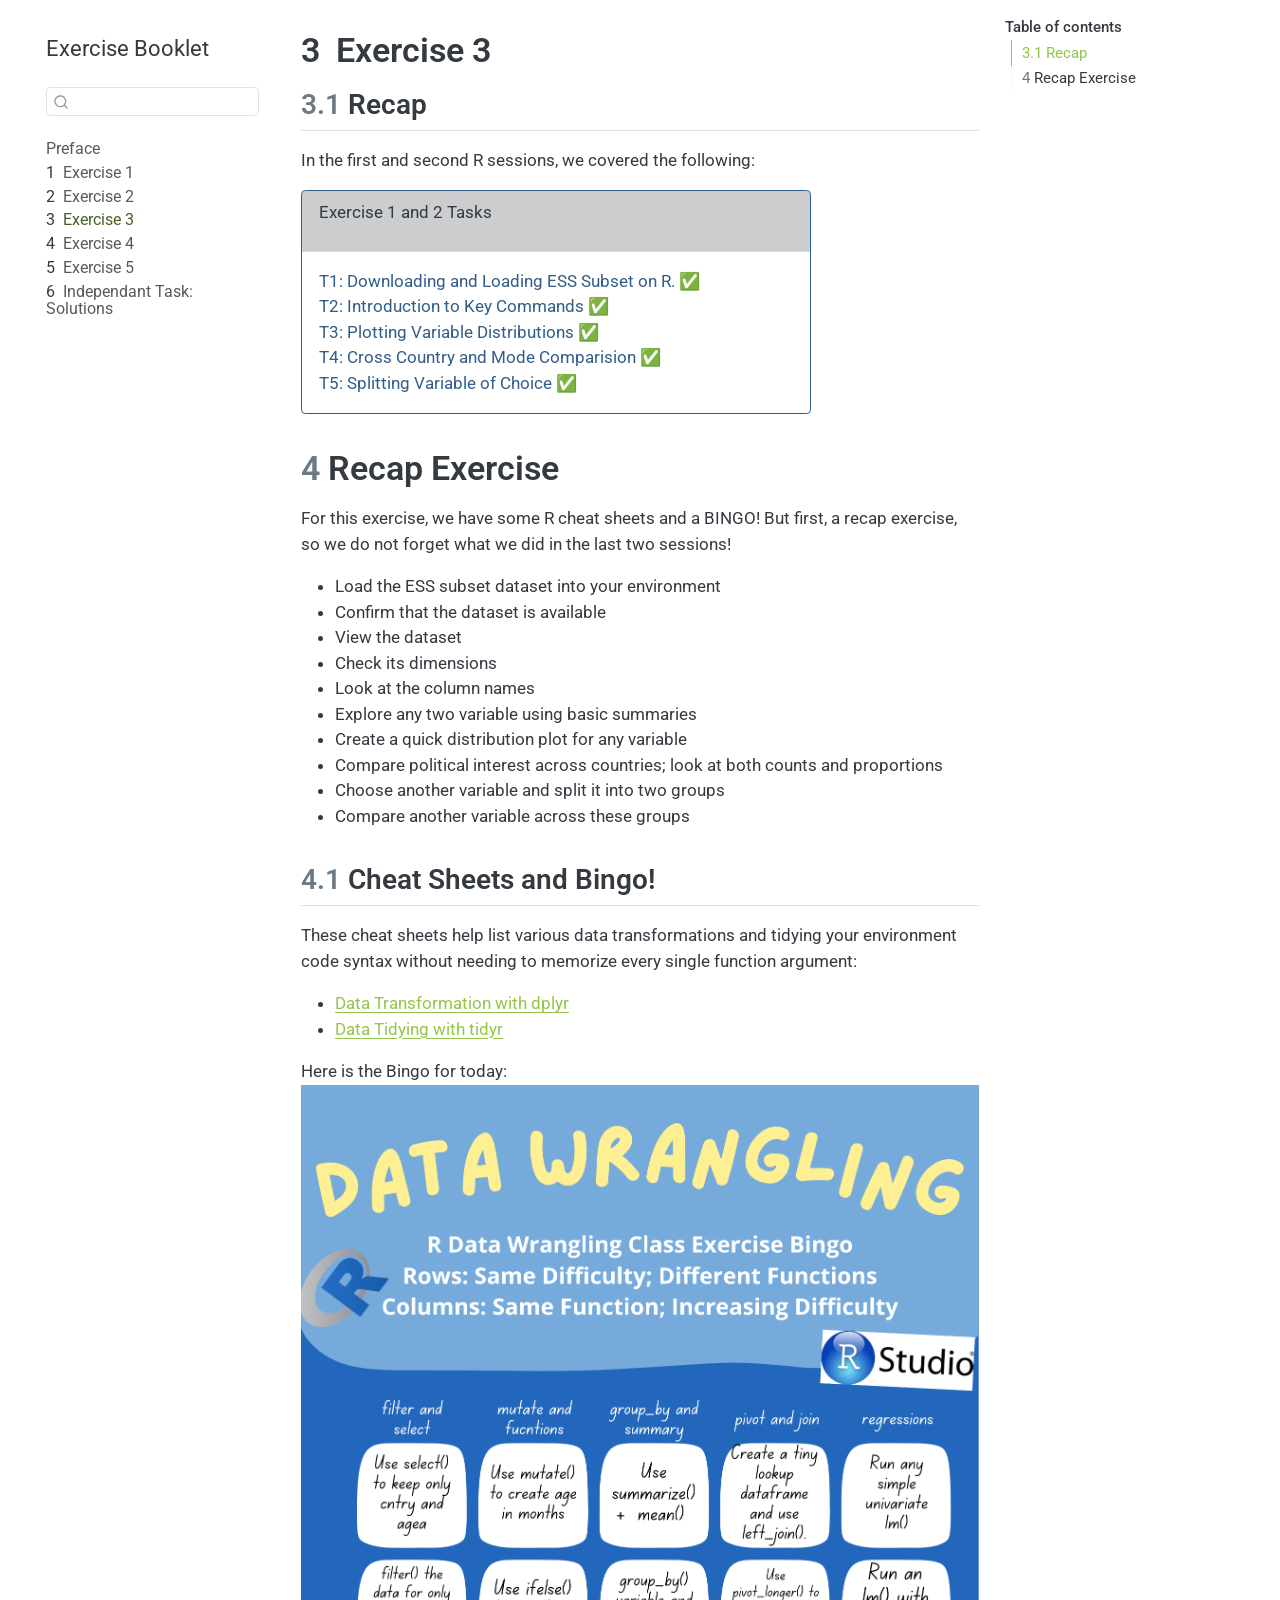
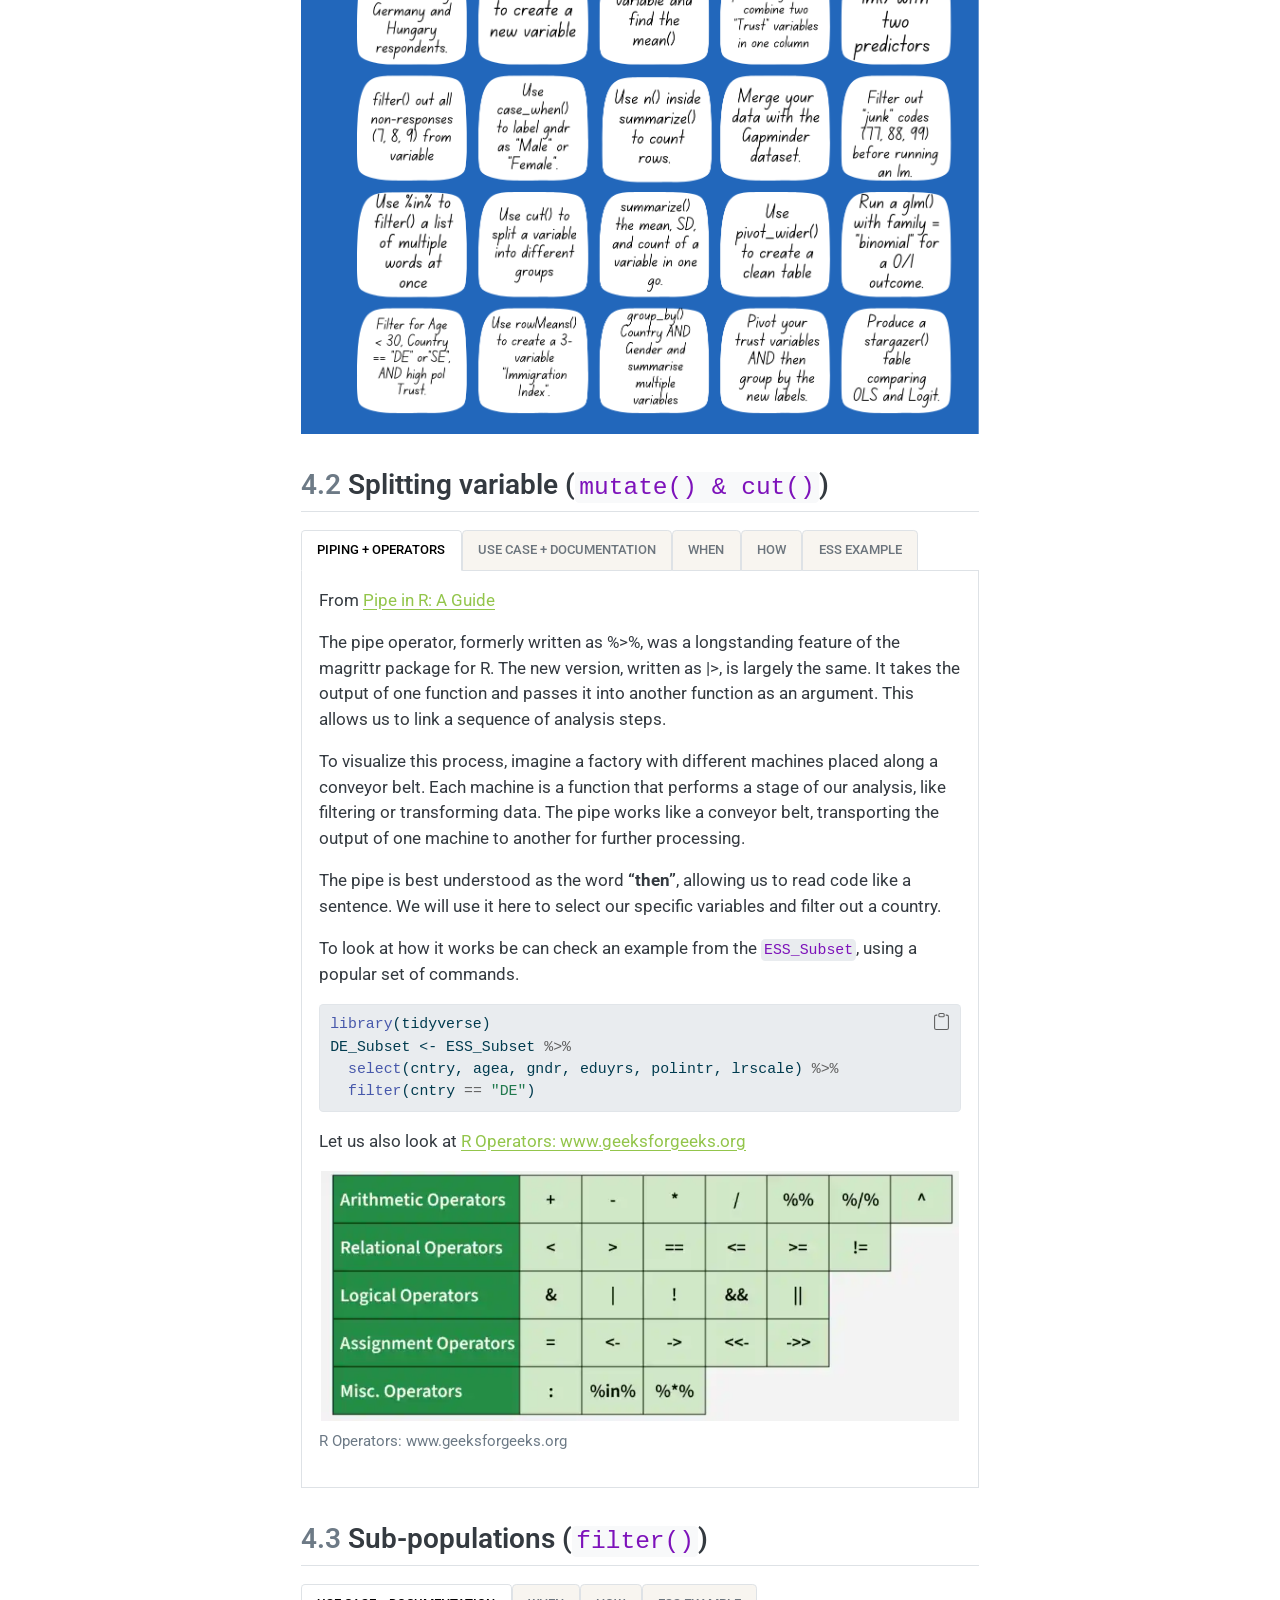
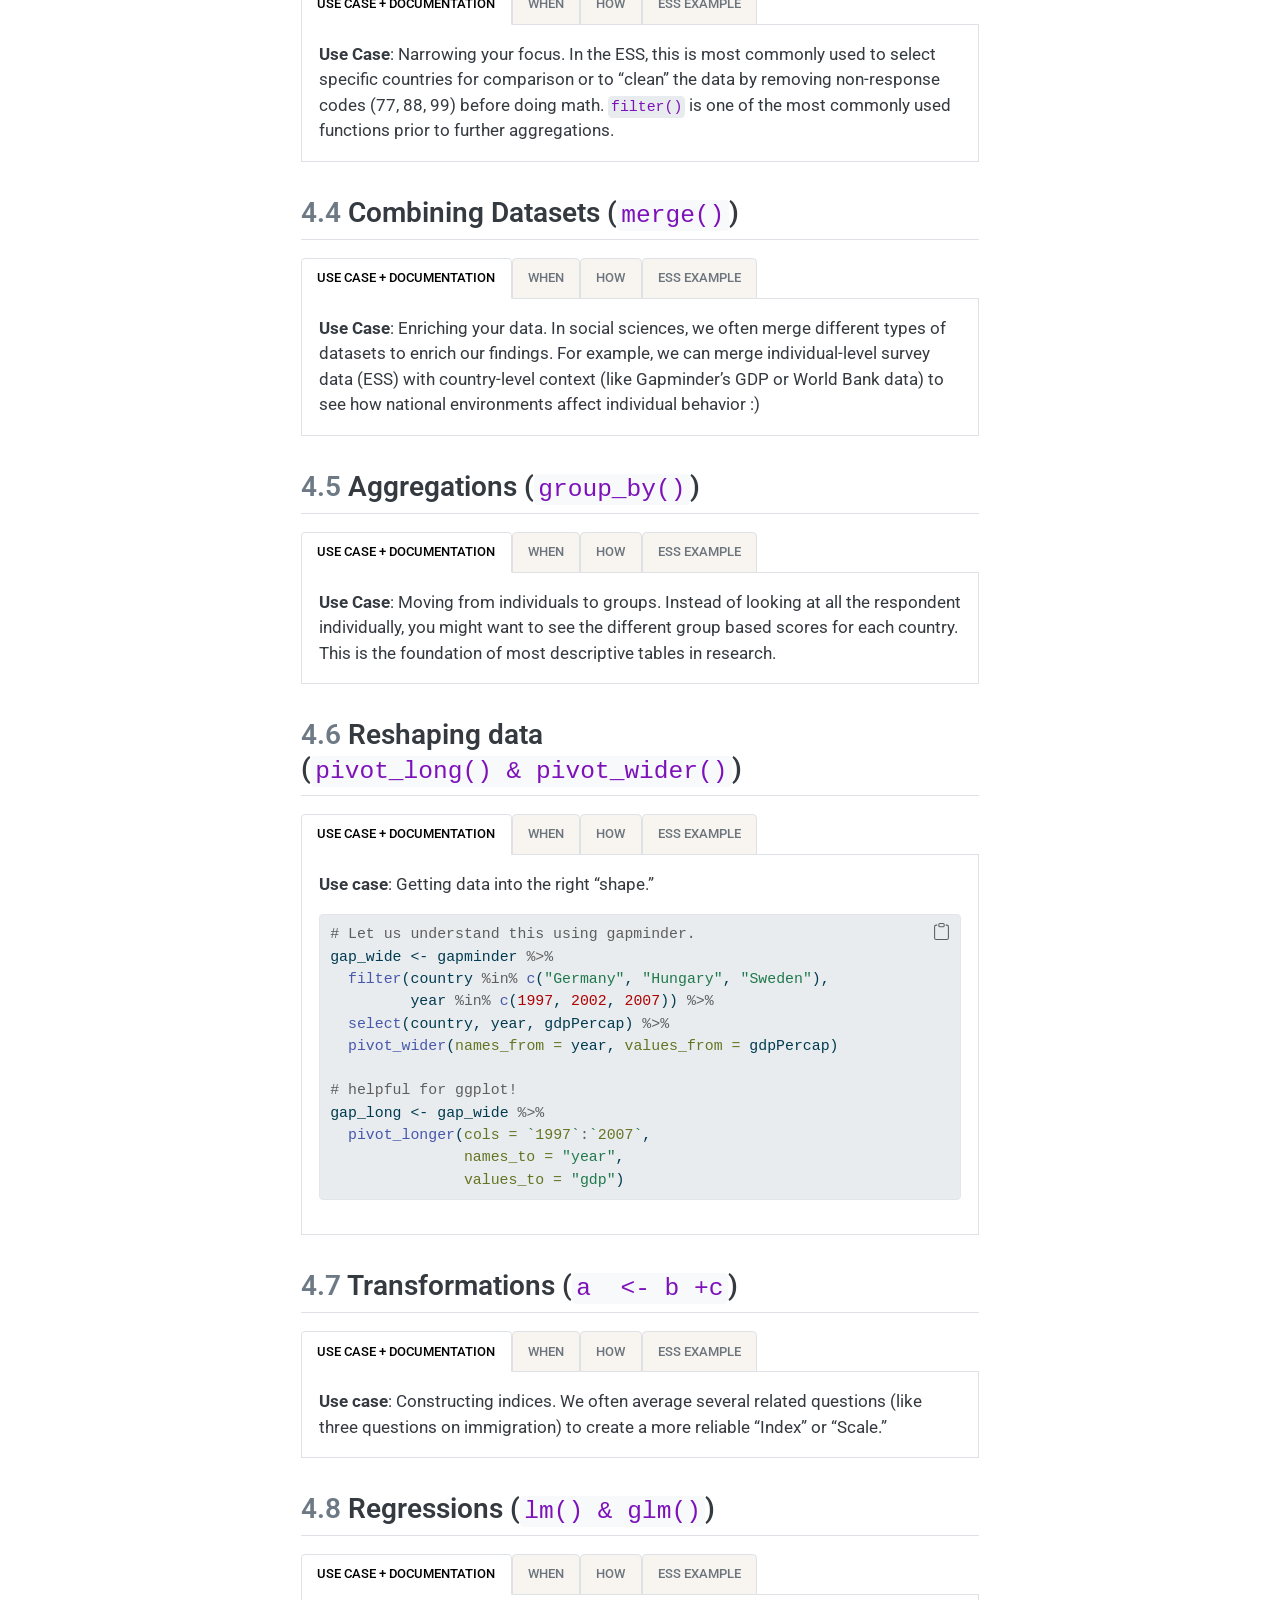
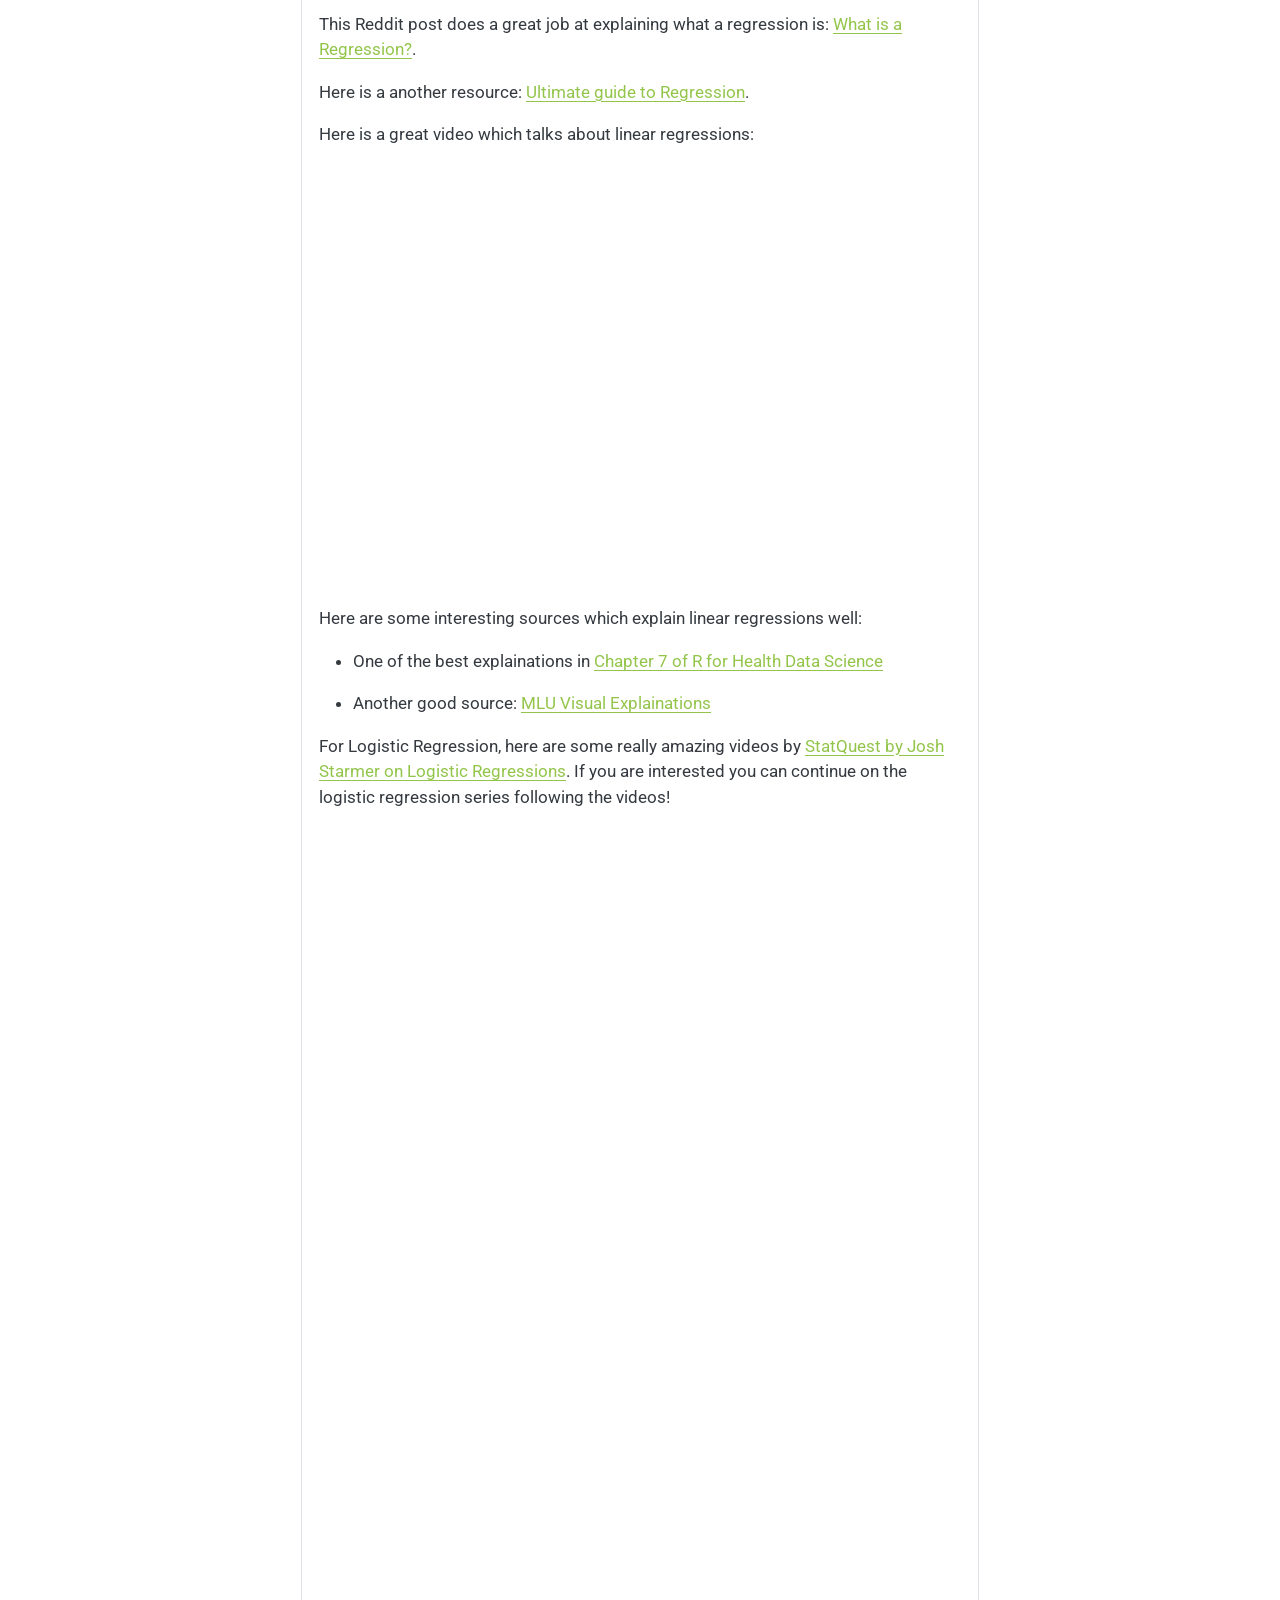
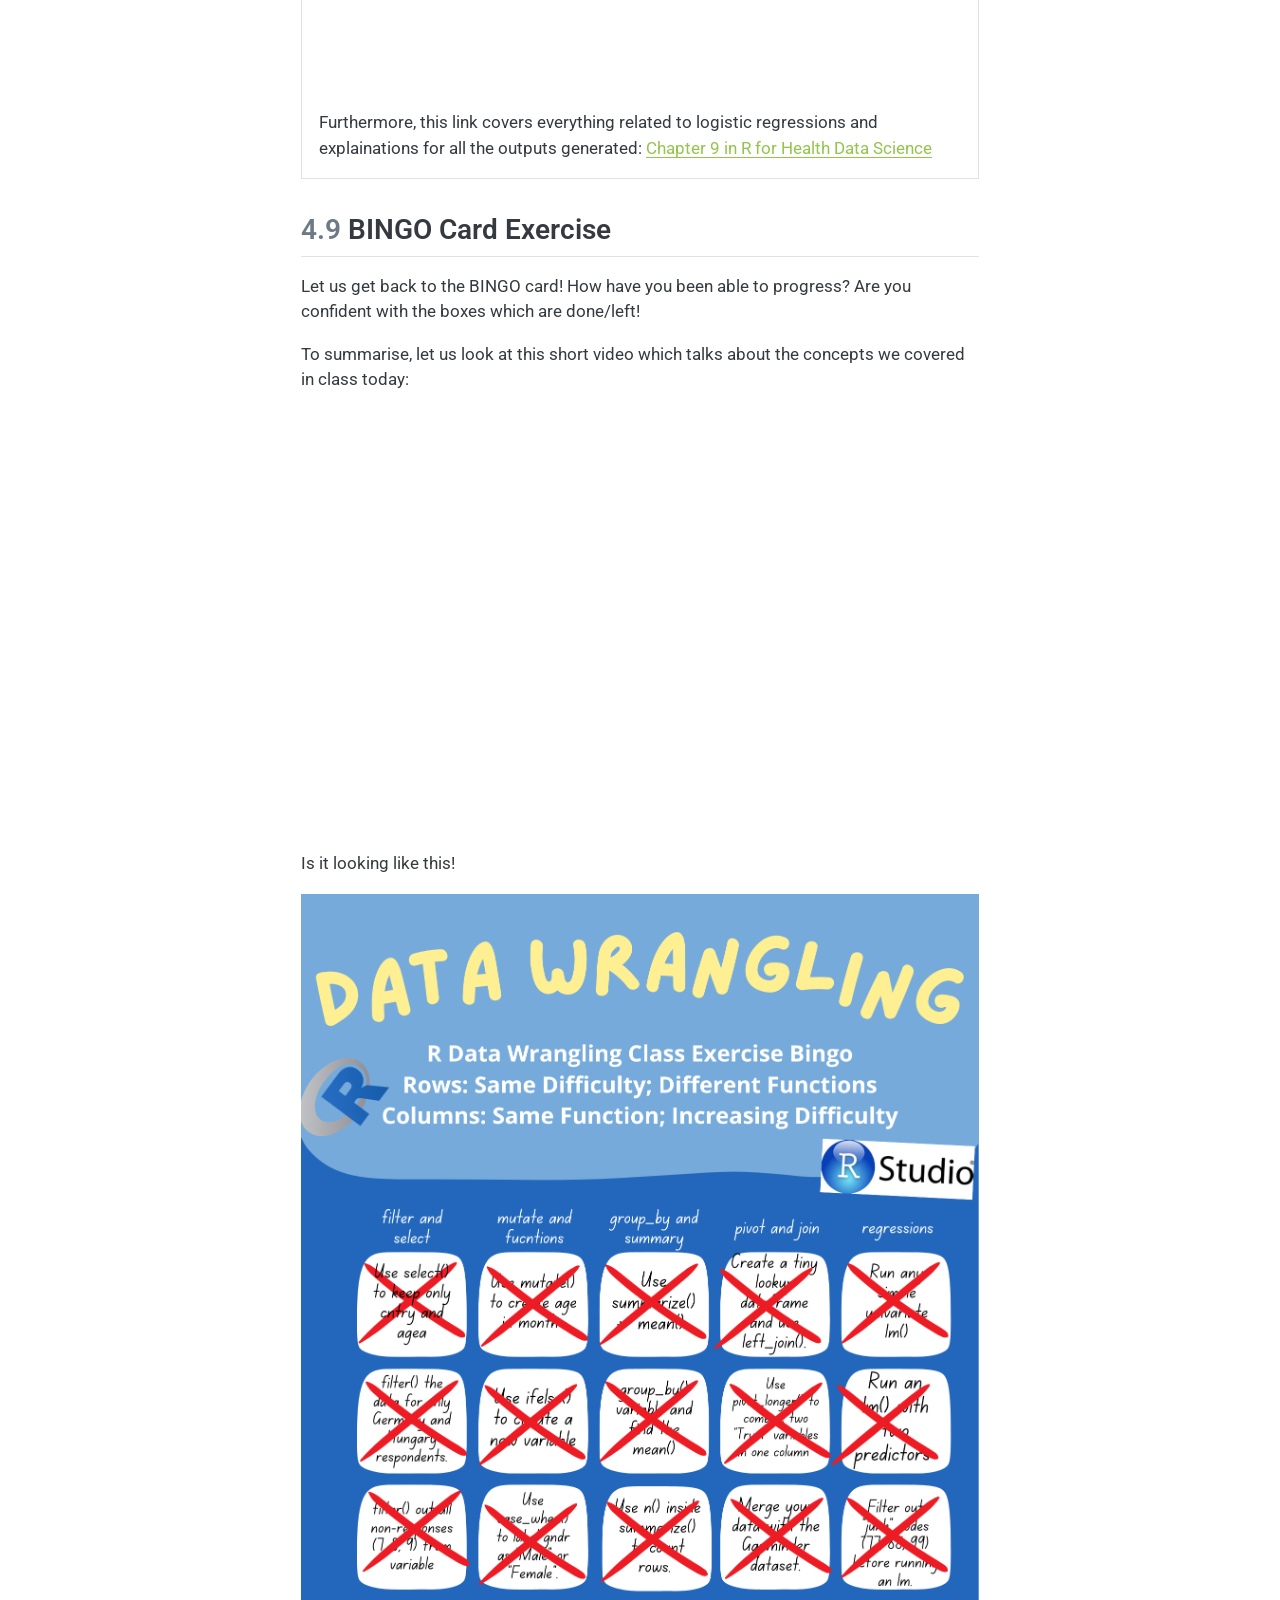
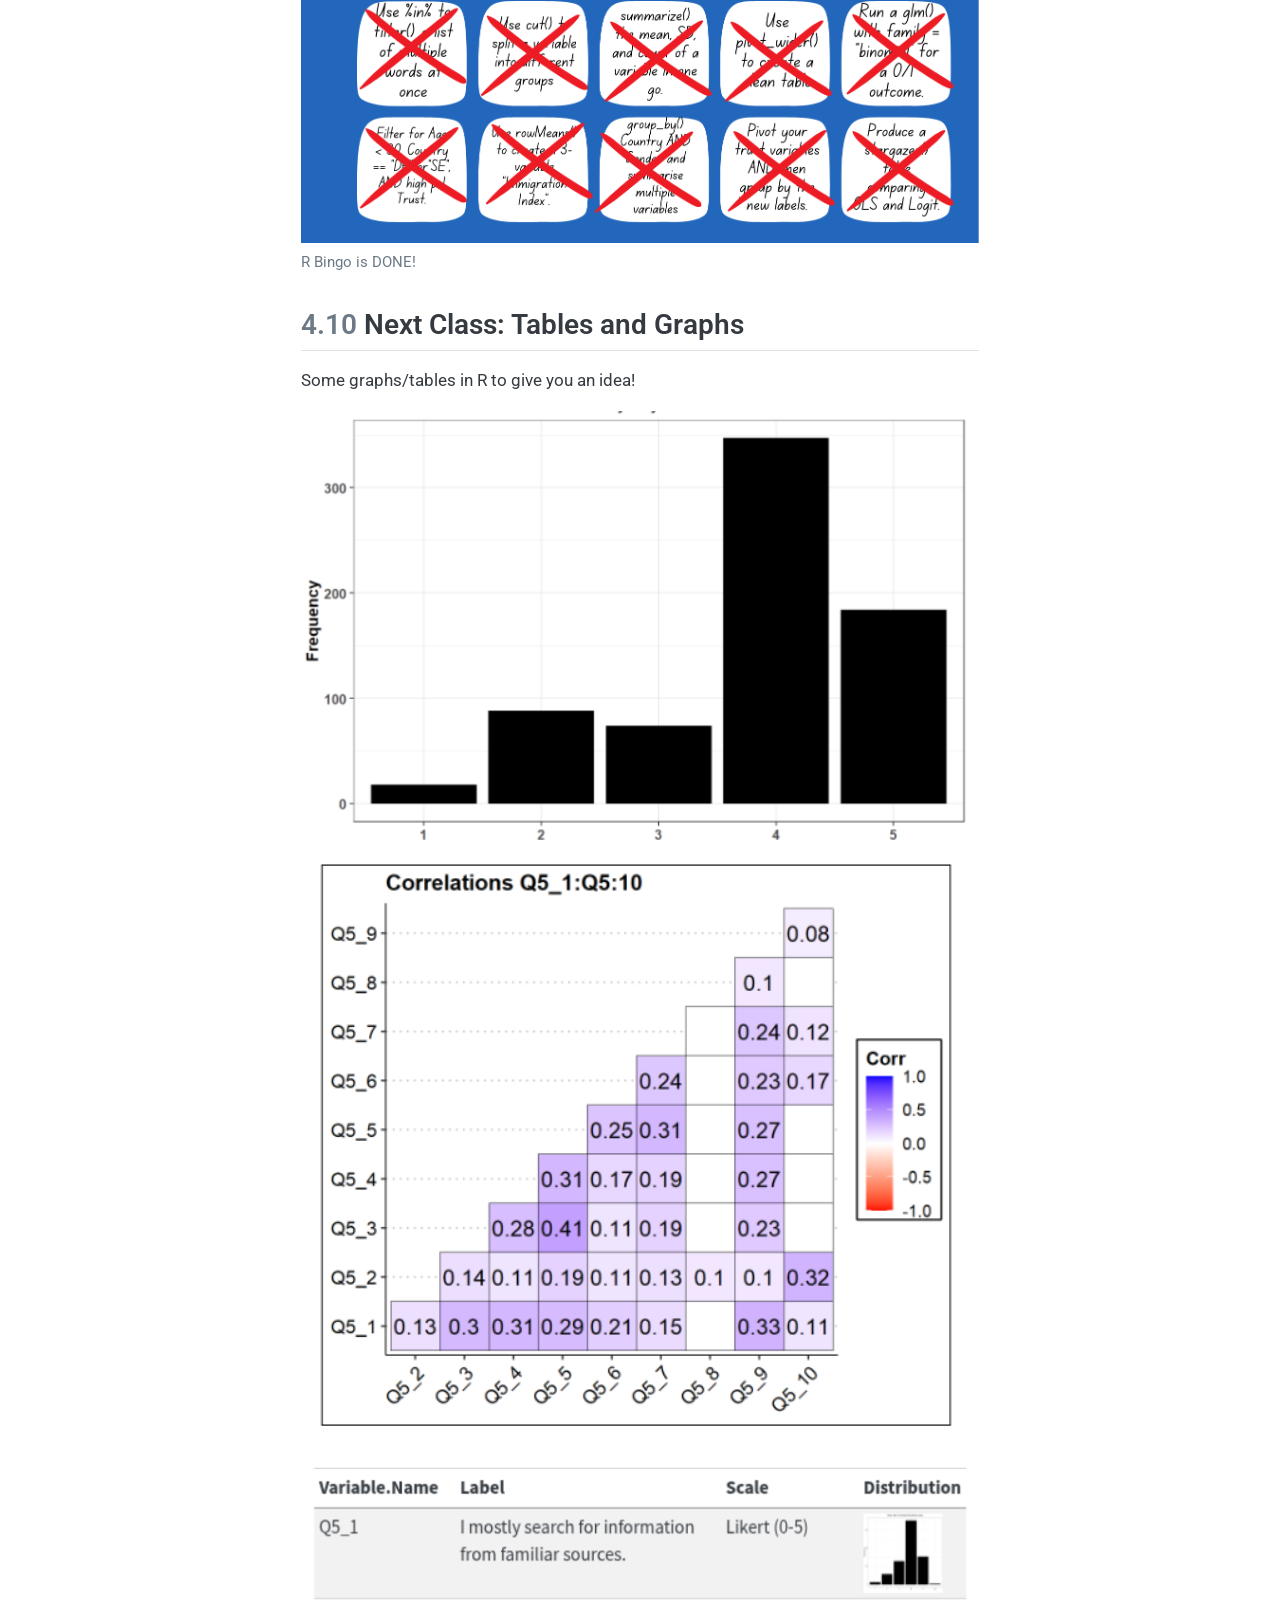
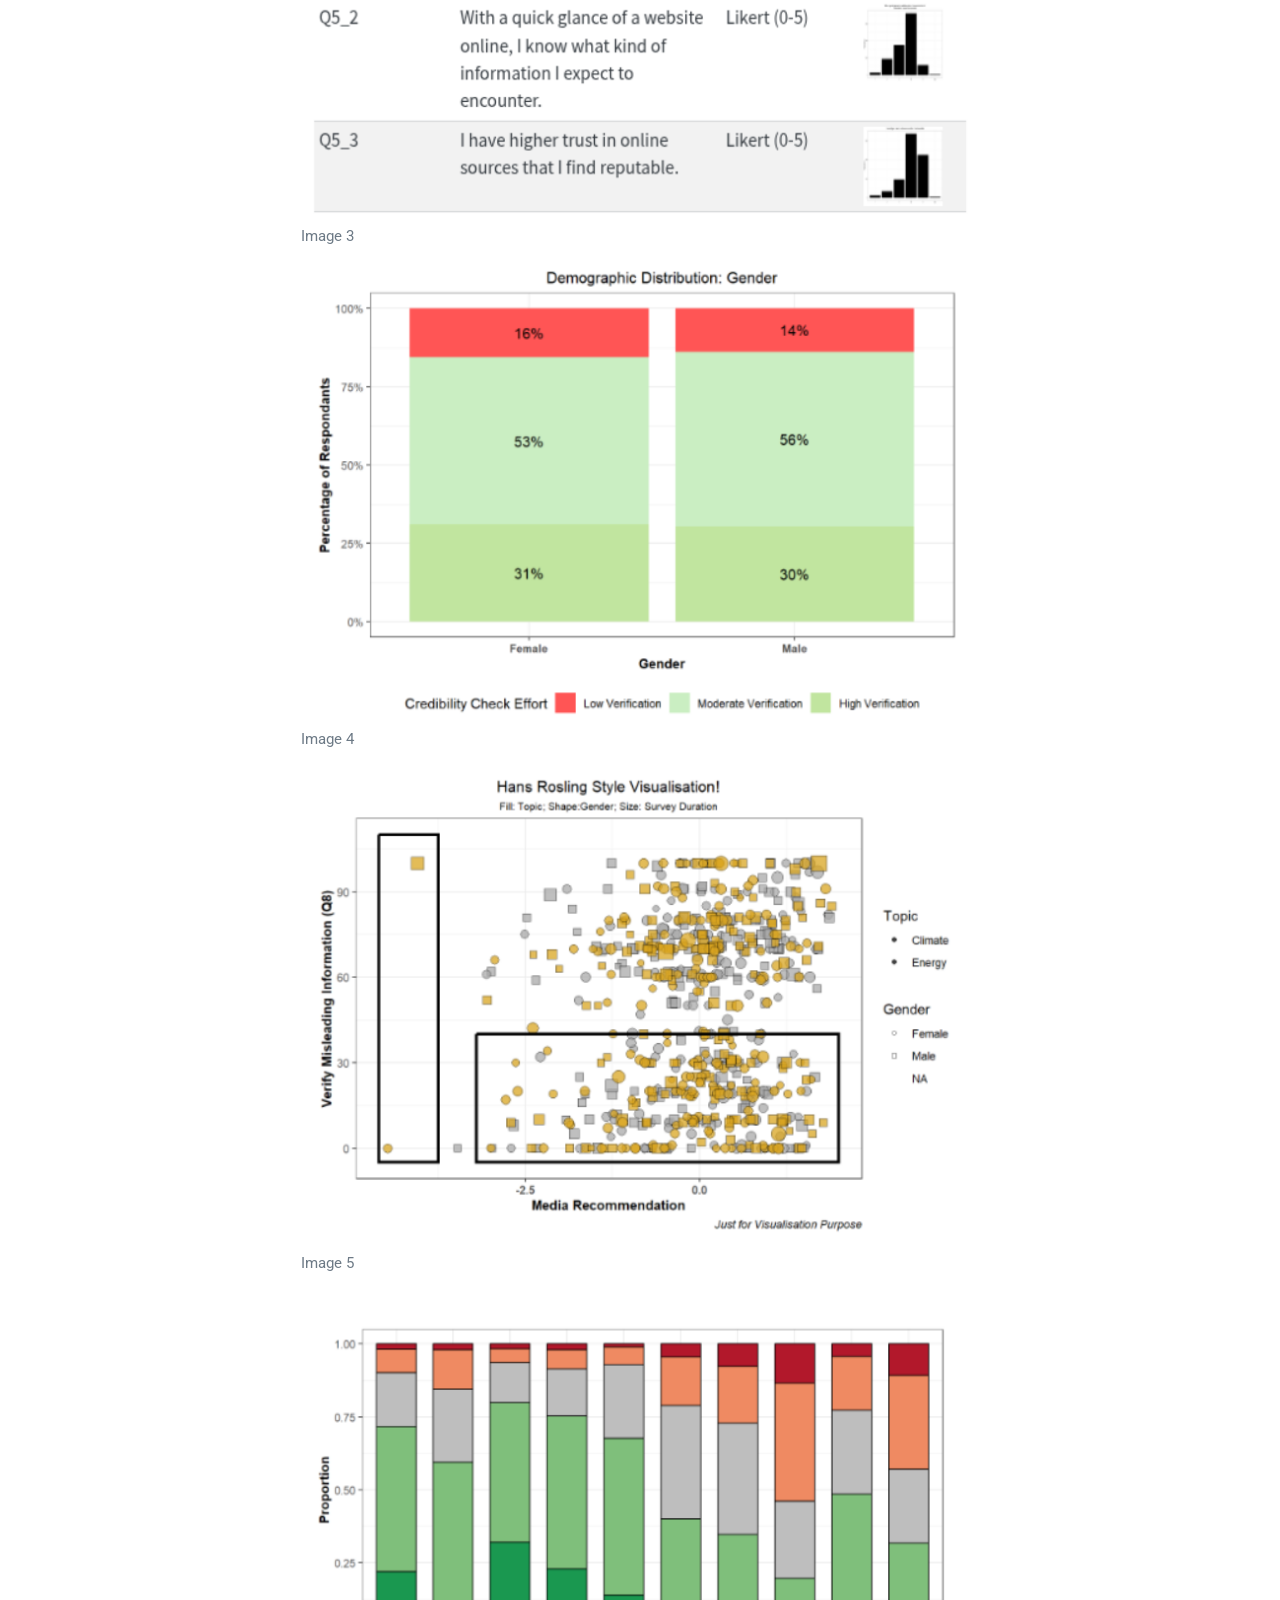
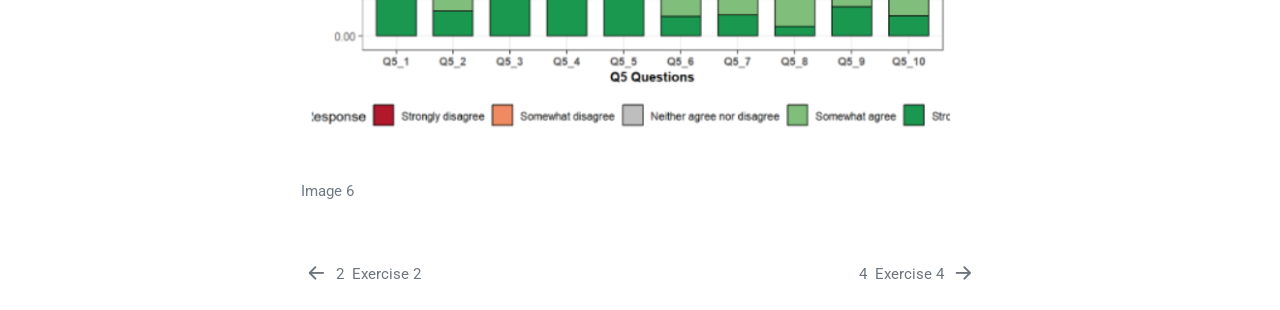
<file: PublicOpinionResearch_Exercises/_book/Exercise_3.html>
<!DOCTYPE html>
<html xmlns="http://www.w3.org/1999/xhtml" lang="en" xml:lang="en"><head>

<meta charset="utf-8">
<meta name="generator" content="quarto-1.9.37">

<meta name="viewport" content="width=device-width, initial-scale=1.0, user-scalable=yes">


<title>3&nbsp; Exercise 3 – Exercise Booklet</title>
<style>
/* Default styles provided by pandoc.
** See https://pandoc.org/MANUAL.html#variables-for-html for config info.
*/
code{white-space: pre-wrap;}
span.smallcaps{font-variant: small-caps;}
div.columns{display: flex; gap: min(4vw, 1.5em);}
div.column{flex: auto; overflow-x: auto;}
div.hanging-indent{margin-left: 1.5em; text-indent: -1.5em;}
ul.task-list{list-style: none;}
ul.task-list li input[type="checkbox"] {
  width: 0.8em;
  margin: 0 0.8em 0.2em -1em; /* quarto-specific, see https://github.com/quarto-dev/quarto-cli/issues/4556 */ 
  vertical-align: middle;
}
/* CSS for syntax highlighting */
html { -webkit-text-size-adjust: 100%; }
pre > code.sourceCode { white-space: pre; position: relative; }
pre > code.sourceCode > span { display: inline-block; line-height: 1.25; }
pre > code.sourceCode > span:empty { height: 1.2em; }
.sourceCode { overflow: visible; }
code.sourceCode > span { color: inherit; text-decoration: inherit; }
div.sourceCode { margin: 1em 0; }
pre.sourceCode { margin: 0; }
@media screen {
div.sourceCode { overflow: auto; }
}
@media print {
pre > code.sourceCode { white-space: pre-wrap; }
pre > code.sourceCode > span { text-indent: -5em; padding-left: 5em; }
}
pre.numberSource code
  { counter-reset: source-line 0; }
pre.numberSource code > span
  { position: relative; left: -4em; counter-increment: source-line; }
pre.numberSource code > span > a:first-child::before
  { content: counter(source-line);
    position: relative; left: -1em; text-align: right; vertical-align: baseline;
    border: none; display: inline-block;
    -webkit-touch-callout: none; -webkit-user-select: none;
    -khtml-user-select: none; -moz-user-select: none;
    -ms-user-select: none; user-select: none;
    padding: 0 4px; width: 4em;
  }
pre.numberSource { margin-left: 3em;  padding-left: 4px; }
div.sourceCode
  {   }
@media screen {
pre > code.sourceCode > span > a:first-child::before { text-decoration: underline; }
}
</style>


<script src="site_libs/quarto-nav/quarto-nav.js"></script>
<script src="site_libs/quarto-nav/headroom.min.js"></script>
<script src="site_libs/clipboard/clipboard.min.js"></script>
<script src="site_libs/quarto-search/autocomplete.umd.js"></script>
<script src="site_libs/quarto-search/fuse.min.js"></script>
<script src="site_libs/quarto-search/quarto-search.js"></script>
<meta name="quarto:offset" content="./">
<link href="./Exercise_4.html" rel="next">
<link href="./Exercise_2.html" rel="prev">
<script src="site_libs/quarto-html/quarto.js" type="module"></script>
<script src="site_libs/quarto-html/tabsets/tabsets.js" type="module"></script>
<script src="site_libs/quarto-html/popper.min.js"></script>
<script src="site_libs/quarto-html/tippy.umd.min.js"></script>
<script src="site_libs/quarto-html/anchor.min.js"></script>
<link href="site_libs/quarto-html/tippy.css" rel="stylesheet">
<link href="site_libs/quarto-html/quarto-syntax-highlighting-7f8f88aac4f3542376d5c11b86a4c14d.css" rel="stylesheet" id="quarto-text-highlighting-styles">
<script src="site_libs/bootstrap/bootstrap.min.js"></script>
<link href="site_libs/bootstrap/bootstrap-icons.css" rel="stylesheet">
<link href="site_libs/bootstrap/bootstrap-12dbc0c64bc7d78fb3aaa13411330519.min.css" rel="stylesheet" append-hash="true" id="quarto-bootstrap" data-mode="light">
<script id="quarto-search-options" type="application/json">{
  "location": "sidebar",
  "copy-button": false,
  "collapse-after": 3,
  "panel-placement": "start",
  "type": "textbox",
  "limit": 50,
  "keyboard-shortcut": [
    "f",
    "/",
    "s"
  ],
  "show-item-context": false,
  "language": {
    "search-no-results-text": "No results",
    "search-matching-documents-text": "matching documents",
    "search-copy-link-title": "Copy link to search",
    "search-hide-matches-text": "Hide additional matches",
    "search-more-match-text": "more match in this document",
    "search-more-matches-text": "more matches in this document",
    "search-clear-button-title": "Clear",
    "search-text-placeholder": "",
    "search-detached-cancel-button-title": "Cancel",
    "search-submit-button-title": "Submit",
    "search-label": "Search"
  }
}</script>


</head>

<body class="nav-sidebar floating quarto-light">

<div id="quarto-search-results"></div>
  <header id="quarto-header" class="headroom fixed-top">
  <nav class="quarto-secondary-nav">
    <div class="container-fluid d-flex">
      <button type="button" class="quarto-btn-toggle btn" data-bs-toggle="collapse" role="button" data-bs-target=".quarto-sidebar-collapse-item" aria-controls="quarto-sidebar" aria-expanded="false" aria-label="Toggle sidebar navigation" onclick="if (window.quartoToggleHeadroom) { window.quartoToggleHeadroom(); }">
        <i class="bi bi-layout-text-sidebar-reverse"></i>
      </button>
        <nav class="quarto-page-breadcrumbs" aria-label="breadcrumb"><ol class="breadcrumb"><li class="breadcrumb-item"><a href="./Exercise_3.html"><span class="chapter-number">3</span>&nbsp; <span class="chapter-title">Exercise 3</span></a></li></ol></nav>
        <a class="flex-grow-1" role="navigation" data-bs-toggle="collapse" data-bs-target=".quarto-sidebar-collapse-item" aria-controls="quarto-sidebar" aria-expanded="false" aria-label="Toggle sidebar navigation" onclick="if (window.quartoToggleHeadroom) { window.quartoToggleHeadroom(); }">      
        </a>
      <button type="button" class="btn quarto-search-button" aria-label="Search" onclick="window.quartoOpenSearch();">
        <i class="bi bi-search"></i>
      </button>
    </div>
  </nav>
</header>
<!-- content -->
<div id="quarto-content" class="quarto-container page-columns page-rows-contents page-layout-article">
<!-- sidebar -->
  <nav id="quarto-sidebar" class="sidebar collapse collapse-horizontal quarto-sidebar-collapse-item sidebar-navigation floating overflow-auto">
    <div class="pt-lg-2 mt-2 text-left sidebar-header">
    <div class="sidebar-title mb-0 py-0">
      <a href="./">Exercise Booklet</a> 
    </div>
      </div>
        <div class="mt-2 flex-shrink-0 align-items-center">
        <div class="sidebar-search">
        <div id="quarto-search" class="" title="Search"></div>
        </div>
        </div>
    <div class="sidebar-menu-container"> 
    <ul class="list-unstyled mt-1">
        <li class="sidebar-item">
  <div class="sidebar-item-container"> 
  <a href="./index.html" class="sidebar-item-text sidebar-link">
 <span class="menu-text">Preface</span></a>
  </div>
</li>
        <li class="sidebar-item">
  <div class="sidebar-item-container"> 
  <a href="./intro.html" class="sidebar-item-text sidebar-link">
 <span class="menu-text"><span class="chapter-number">1</span>&nbsp; <span class="chapter-title">Exercise 1</span></span></a>
  </div>
</li>
        <li class="sidebar-item">
  <div class="sidebar-item-container"> 
  <a href="./Exercise_2.html" class="sidebar-item-text sidebar-link">
 <span class="menu-text"><span class="chapter-number">2</span>&nbsp; <span class="chapter-title">Exercise 2</span></span></a>
  </div>
</li>
        <li class="sidebar-item">
  <div class="sidebar-item-container"> 
  <a href="./Exercise_3.html" class="sidebar-item-text sidebar-link active">
 <span class="menu-text"><span class="chapter-number">3</span>&nbsp; <span class="chapter-title">Exercise 3</span></span></a>
  </div>
</li>
        <li class="sidebar-item">
  <div class="sidebar-item-container"> 
  <a href="./Exercise_4.html" class="sidebar-item-text sidebar-link">
 <span class="menu-text"><span class="chapter-number">4</span>&nbsp; <span class="chapter-title">Exercise 4</span></span></a>
  </div>
</li>
        <li class="sidebar-item">
  <div class="sidebar-item-container"> 
  <a href="./Exercise_5.html" class="sidebar-item-text sidebar-link">
 <span class="menu-text"><span class="chapter-number">5</span>&nbsp; <span class="chapter-title">Exercise 5</span></span></a>
  </div>
</li>
        <li class="sidebar-item">
  <div class="sidebar-item-container"> 
  <a href="./solutions.html" class="sidebar-item-text sidebar-link">
 <span class="menu-text"><span class="chapter-number">6</span>&nbsp; <span class="chapter-title">Independant Task: Solutions</span></span></a>
  </div>
</li>
    </ul>
    </div>
</nav>
<div id="quarto-sidebar-glass" class="quarto-sidebar-collapse-item" data-bs-toggle="collapse" data-bs-target=".quarto-sidebar-collapse-item"></div>
<!-- margin-sidebar -->
    <div id="quarto-margin-sidebar" class="sidebar margin-sidebar">
        <nav id="TOC" role="doc-toc" class="toc-active">
    <h2 id="toc-title">Table of contents</h2>
   
  <ul>
  <li><a href="#recap" id="toc-recap" class="nav-link active" data-scroll-target="#recap"><span class="header-section-number">3.1</span> Recap</a></li>
  <li><a href="#recap-exercise" id="toc-recap-exercise" class="nav-link" data-scroll-target="#recap-exercise"><span class="header-section-number">4</span> Recap Exercise</a>
  <ul class="collapse">
  <li><a href="#cheat-sheets-and-bingo" id="toc-cheat-sheets-and-bingo" class="nav-link" data-scroll-target="#cheat-sheets-and-bingo"><span class="header-section-number">4.1</span> Cheat Sheets and Bingo!</a></li>
  <li><a href="#splitting-variable-mutate-cut" id="toc-splitting-variable-mutate-cut" class="nav-link" data-scroll-target="#splitting-variable-mutate-cut"><span class="header-section-number">4.2</span> Splitting variable (<code>mutate() &amp; cut()</code>)</a></li>
  <li><a href="#sub-populations-filter" id="toc-sub-populations-filter" class="nav-link" data-scroll-target="#sub-populations-filter"><span class="header-section-number">4.3</span> Sub-populations (<code>filter()</code>)</a></li>
  <li><a href="#combining-datasets-merge" id="toc-combining-datasets-merge" class="nav-link" data-scroll-target="#combining-datasets-merge"><span class="header-section-number">4.4</span> Combining Datasets (<code>merge()</code>)</a></li>
  <li><a href="#aggregations-group_by" id="toc-aggregations-group_by" class="nav-link" data-scroll-target="#aggregations-group_by"><span class="header-section-number">4.5</span> Aggregations (<code>group_by()</code>)</a></li>
  <li><a href="#reshaping-data-pivot_long-pivot_wider" id="toc-reshaping-data-pivot_long-pivot_wider" class="nav-link" data-scroll-target="#reshaping-data-pivot_long-pivot_wider"><span class="header-section-number">4.6</span> Reshaping data (<code>pivot_long() &amp; pivot_wider()</code>)</a></li>
  <li><a href="#transformations-a---b-c" id="toc-transformations-a---b-c" class="nav-link" data-scroll-target="#transformations-a---b-c"><span class="header-section-number">4.7</span> Transformations (<code>a  &lt;- b +c</code>)</a></li>
  <li><a href="#regressions-lm-glm" id="toc-regressions-lm-glm" class="nav-link" data-scroll-target="#regressions-lm-glm"><span class="header-section-number">4.8</span> Regressions (<code>lm() &amp; glm()</code>)</a></li>
  <li><a href="#bingo-card-exercise" id="toc-bingo-card-exercise" class="nav-link" data-scroll-target="#bingo-card-exercise"><span class="header-section-number">4.9</span> BINGO Card Exercise</a></li>
  <li><a href="#next-class-tables-and-graphs" id="toc-next-class-tables-and-graphs" class="nav-link" data-scroll-target="#next-class-tables-and-graphs"><span class="header-section-number">4.10</span> Next Class: Tables and Graphs</a></li>
  </ul></li>
  </ul>
</nav>
    </div>
<!-- main -->
<main class="content" id="quarto-document-content">

<header id="title-block-header" class="quarto-title-block default">
<div class="quarto-title">
<h1 class="title"><span class="chapter-number">3</span>&nbsp; <span class="chapter-title">Exercise 3</span></h1>
</div>



<div class="quarto-title-meta">

    
  
    
  </div>
  


</header>


<section id="recap" class="level2" data-number="3.1">
<h2 data-number="3.1" class="anchored" data-anchor-id="recap"><span class="header-section-number">3.1</span> Recap</h2>
<p>In the first and second R sessions, we covered the following:</p>
<div class="row">
<div class="col-sm-6">
<div class="card border-primary mb-3" style="max-width: 30rem;">
<div class="card-header">
<p>Exercise 1 and 2 Tasks</p>
</div>
<div class="card-body text-primary">
<p class="card-text">
T1: Downloading and Loading ESS Subset on R. ✅<br> T2: Introduction to Key Commands ✅ <br> T3: Plotting Variable Distributions ✅<br> T4: Cross Country and Mode Comparision ✅<br> T5: Splitting Variable of Choice ✅
</p>
</div>
</div>
</div>
</div>
</section>
<section id="recap-exercise" class="level1" data-number="4">
<h1 data-number="4"><span class="header-section-number">4</span> Recap Exercise</h1>
<p>For this exercise, we have some R cheat sheets and a BINGO! But first, a recap exercise, so we do not forget what we did in the last two sessions!</p>
<ul>
<li>Load the ESS subset dataset into your environment<br>
</li>
<li>Confirm that the dataset is available<br>
</li>
<li>View the dataset<br>
</li>
<li>Check its dimensions<br>
</li>
<li>Look at the column names<br>
</li>
<li>Explore any two variable using basic summaries<br>
</li>
<li>Create a quick distribution plot for any variable</li>
<li>Compare political interest across countries; look at both counts and proportions<br>
</li>
<li>Choose another variable and split it into two groups</li>
<li>Compare another variable across these groups</li>
</ul>
<section id="cheat-sheets-and-bingo" class="level2" data-number="4.1">
<h2 data-number="4.1" class="anchored" data-anchor-id="cheat-sheets-and-bingo"><span class="header-section-number">4.1</span> Cheat Sheets and Bingo!</h2>
<p>These cheat sheets help list various data transformations and tidying your environment code syntax without needing to memorize every single function argument:</p>
<ul>
<li><a href="https://opensource.posit.co/resources/cheatsheets/data-transformation/">Data Transformation with dplyr</a></li>
<li><a href="https://opensource.posit.co/resources/cheatsheets/tidyr/">Data Tidying with tidyr</a></li>
</ul>
<p>Here is the Bingo for today: <img src="R_BINGO.png" class="img-fluid" alt="R Bingo"></p>
</section>
<section id="splitting-variable-mutate-cut" class="level2" data-number="4.2">
<h2 data-number="4.2" class="anchored" data-anchor-id="splitting-variable-mutate-cut"><span class="header-section-number">4.2</span> Splitting variable (<code>mutate() &amp; cut()</code>)</h2>
<div class="tabset-margin-container"></div><div class="panel-tabset">
<ul class="nav nav-tabs" role="tablist"><li class="nav-item" role="presentation"><a class="nav-link active" id="tabset-1-1-tab" data-bs-toggle="tab" data-bs-target="#tabset-1-1" role="tab" aria-controls="tabset-1-1" aria-selected="true" href="">Piping + Operators</a></li><li class="nav-item" role="presentation"><a class="nav-link" id="tabset-1-2-tab" data-bs-toggle="tab" data-bs-target="#tabset-1-2" role="tab" aria-controls="tabset-1-2" aria-selected="false" href="">Use case + Documentation</a></li><li class="nav-item" role="presentation"><a class="nav-link" id="tabset-1-3-tab" data-bs-toggle="tab" data-bs-target="#tabset-1-3" role="tab" aria-controls="tabset-1-3" aria-selected="false" href="">When</a></li><li class="nav-item" role="presentation"><a class="nav-link" id="tabset-1-4-tab" data-bs-toggle="tab" data-bs-target="#tabset-1-4" role="tab" aria-controls="tabset-1-4" aria-selected="false" href="">How</a></li><li class="nav-item" role="presentation"><a class="nav-link" id="tabset-1-5-tab" data-bs-toggle="tab" data-bs-target="#tabset-1-5" role="tab" aria-controls="tabset-1-5" aria-selected="false" href="">ESS Example</a></li></ul>
<div class="tab-content">
<div id="tabset-1-1" class="tab-pane active" role="tabpanel" aria-labelledby="tabset-1-1-tab">
<p>From <a href="https://builtin.com/articles/pipe-in-r#:~:text=The%20pipe%20operator%2C%20formerly%20written,a%20sequence%20of%20analysis%20steps.">Pipe in R: A Guide</a></p>
<p>The pipe operator, formerly written as %&gt;%, was a longstanding feature of the magrittr package for R. The new version, written as |&gt;, is largely the same. It takes the output of one function and passes it into another function as an argument. This allows us to link a sequence of analysis steps.</p>
<p>To visualize this process, imagine a factory with different machines placed along a conveyor belt. Each machine is a function that performs a stage of our analysis, like filtering or transforming data. The pipe works like a conveyor belt, transporting the output of one machine to another for further processing.</p>
<p>The pipe is best understood as the word <strong>“then”</strong>, allowing us to read code like a sentence. We will use it here to select our specific variables and filter out a country.</p>
<p>To look at how it works be can check an example from the <code>ESS_Subset</code>, using a popular set of commands.</p>
<div class="cell">
<div class="code-copy-outer-scaffold"><div class="sourceCode cell-code" id="cb1"><pre class="sourceCode r code-with-copy"><code class="sourceCode r"><span id="cb1-1"><a href="#cb1-1" aria-hidden="true" tabindex="-1"></a><span class="fu">library</span>(tidyverse)</span>
<span id="cb1-2"><a href="#cb1-2" aria-hidden="true" tabindex="-1"></a>DE_Subset <span class="ot">&lt;-</span> ESS_Subset <span class="sc">%&gt;%</span></span>
<span id="cb1-3"><a href="#cb1-3" aria-hidden="true" tabindex="-1"></a>  <span class="fu">select</span>(cntry, agea, gndr, eduyrs, polintr, lrscale) <span class="sc">%&gt;%</span></span>
<span id="cb1-4"><a href="#cb1-4" aria-hidden="true" tabindex="-1"></a>  <span class="fu">filter</span>(cntry <span class="sc">==</span> <span class="st">"DE"</span>) </span></code></pre></div><button title="Copy to Clipboard" class="code-copy-button"><i class="bi"></i></button></div>
</div>
<p>Let us also look at <a href="https://www.geeksforgeeks.org/r-language/r-operators/">R Operators: www.geeksforgeeks.org</a></p>
<div class="quarto-figure quarto-figure-center">
<figure class="figure">
<p><img src="roper.png" class="img-fluid figure-img"></p>
<figcaption>R Operators: www.geeksforgeeks.org</figcaption>
</figure>
</div>
</div>
<div id="tabset-1-2" class="tab-pane" role="tabpanel" aria-labelledby="tabset-1-2-tab">
<ul>
<li>Using <code>ifelse()</code></li>
</ul>
<p>The <code>ifelse()</code> function is the quick way to split data. It can get quite messy in many cases. It works by evaluating a logical condition and returning one value if TRUE and another if FALSE. To handle multiple splits, you will have to “nest” the functions.</p>
<ul>
<li>Using tidyverse with <code>mutate()</code> and <code>case_when()</code></li>
</ul>
<p>Using tidyverse is cleaner and easy to read. <code>case_when()</code> is the cleaner, more powerful version of <code>ifelse()</code>. It allows you to list multiple conditions sequentially without nesting!</p>
<p>Here is an example: <img src="tidyverse_split.png" alt="Tidyverse Splitting" style="max-width:100%;"></p>
<ul>
<li>Using <code>cut()</code></li>
</ul>
<p>The <code>cut()</code> function is specifically designed for converting numeric vectors into factors by cutting them into intervals. This is often the best way to split the data which is separated into equal/unequal but consistant intervals.</p>
<p>Here is an example: <img src="tidyverse2.png" alt="using cut()" style="max-width:100%;"></p>
</div>
<div id="tabset-1-3" class="tab-pane" role="tabpanel" aria-labelledby="tabset-1-3-tab">
<p>Use <code>mutate()</code> whenever you need to add a new column to your dataset without changing the original variables. Use <code>case_when()</code> for complex logic (if/then) and <code>cut()</code> when you specifically want to create “buckets” or bins from numeric ranges.</p>
</div>
<div id="tabset-1-4" class="tab-pane" role="tabpanel" aria-labelledby="tabset-1-4-tab">
<p>Inside a pipe, call <code>mutate(new_column_name = calculation/logic)</code>. Within that, use <code>case_when()</code> to map specific values or <code>cut()</code> to define breaks and labels for numeric intervals.</p>
</div>
<div id="tabset-1-5" class="tab-pane" role="tabpanel" aria-labelledby="tabset-1-5-tab">
<div class="cell">
<div class="code-copy-outer-scaffold"><div class="sourceCode cell-code" id="cb2"><pre class="sourceCode r code-with-copy"><code class="sourceCode r"><span id="cb2-1"><a href="#cb2-1" aria-hidden="true" tabindex="-1"></a>ESS_Subset <span class="ot">&lt;-</span> ESS_Subset <span class="sc">%&gt;%</span></span>
<span id="cb2-2"><a href="#cb2-2" aria-hidden="true" tabindex="-1"></a>  <span class="fu">mutate</span>(<span class="at">gender_label =</span> <span class="fu">case_when</span>(</span>
<span id="cb2-3"><a href="#cb2-3" aria-hidden="true" tabindex="-1"></a>    gndr <span class="sc">==</span> <span class="dv">1</span> <span class="sc">~</span> <span class="st">"Male"</span>,</span>
<span id="cb2-4"><a href="#cb2-4" aria-hidden="true" tabindex="-1"></a>    gndr <span class="sc">==</span> <span class="dv">2</span> <span class="sc">~</span> <span class="st">"Female"</span>,</span>
<span id="cb2-5"><a href="#cb2-5" aria-hidden="true" tabindex="-1"></a>    <span class="cn">TRUE</span>      <span class="sc">~</span> <span class="cn">NA_character_</span>  </span>
<span id="cb2-6"><a href="#cb2-6" aria-hidden="true" tabindex="-1"></a>  ))</span></code></pre></div><button title="Copy to Clipboard" class="code-copy-button"><i class="bi"></i></button></div>
</div>
<div class="cell">
<div class="code-copy-outer-scaffold"><div class="sourceCode cell-code" id="cb3"><pre class="sourceCode r code-with-copy"><code class="sourceCode r"><span id="cb3-1"><a href="#cb3-1" aria-hidden="true" tabindex="-1"></a>ESS_Subset <span class="ot">&lt;-</span> ESS_Subset <span class="sc">%&gt;%</span></span>
<span id="cb3-2"><a href="#cb3-2" aria-hidden="true" tabindex="-1"></a>  <span class="fu">mutate</span>(<span class="at">age_group =</span> <span class="fu">cut</span>(agea, </span>
<span id="cb3-3"><a href="#cb3-3" aria-hidden="true" tabindex="-1"></a>                         <span class="at">breaks =</span> <span class="fu">c</span>(<span class="dv">0</span>, <span class="dv">30</span>, <span class="dv">60</span>, <span class="dv">120</span>), </span>
<span id="cb3-4"><a href="#cb3-4" aria-hidden="true" tabindex="-1"></a>                         <span class="at">labels =</span> <span class="fu">c</span>(<span class="st">"Young"</span>, <span class="st">"Middle"</span>, <span class="st">"Senior"</span>)))</span></code></pre></div><button title="Copy to Clipboard" class="code-copy-button"><i class="bi"></i></button></div>
</div>
</div>
</div>
</div>
</section>
<section id="sub-populations-filter" class="level2" data-number="4.3">
<h2 data-number="4.3" class="anchored" data-anchor-id="sub-populations-filter"><span class="header-section-number">4.3</span> Sub-populations (<code>filter()</code>)</h2>
<div class="tabset-margin-container"></div><div class="panel-tabset">
<ul class="nav nav-tabs" role="tablist"><li class="nav-item" role="presentation"><a class="nav-link active" id="tabset-2-1-tab" data-bs-toggle="tab" data-bs-target="#tabset-2-1" role="tab" aria-controls="tabset-2-1" aria-selected="true" href="">Use case + Documentation</a></li><li class="nav-item" role="presentation"><a class="nav-link" id="tabset-2-2-tab" data-bs-toggle="tab" data-bs-target="#tabset-2-2" role="tab" aria-controls="tabset-2-2" aria-selected="false" href="">When</a></li><li class="nav-item" role="presentation"><a class="nav-link" id="tabset-2-3-tab" data-bs-toggle="tab" data-bs-target="#tabset-2-3" role="tab" aria-controls="tabset-2-3" aria-selected="false" href="">How</a></li><li class="nav-item" role="presentation"><a class="nav-link" id="tabset-2-4-tab" data-bs-toggle="tab" data-bs-target="#tabset-2-4" role="tab" aria-controls="tabset-2-4" aria-selected="false" href="">ESS Example</a></li></ul>
<div class="tab-content">
<div id="tabset-2-1" class="tab-pane active" role="tabpanel" aria-labelledby="tabset-2-1-tab">
<p><strong>Use Case</strong>: Narrowing your focus. In the ESS, this is most commonly used to select specific countries for comparison or to “clean” the data by removing non-response codes (77, 88, 99) before doing math. <code>filter()</code> is one of the most commonly used functions prior to further aggregations.</p>
</div>
<div id="tabset-2-2" class="tab-pane" role="tabpanel" aria-labelledby="tabset-2-2-tab">
<p>Use <code>filter()</code> at the beginning of your analysis to remove observations that aren’t relevant to your research question, or to isolate specific groups</p>
</div>
<div id="tabset-2-3" class="tab-pane" role="tabpanel" aria-labelledby="tabset-2-3-tab">
<p>Provide a logical condition inside the function, such as <code>==</code> (equal to), <code>!=</code> (not equal to), <code>&gt;</code> (greater than), or <code>%in%</code> (contained within a list)</p>
</div>
<div id="tabset-2-4" class="tab-pane" role="tabpanel" aria-labelledby="tabset-2-4-tab">
<div class="cell">
<div class="code-copy-outer-scaffold"><div class="sourceCode cell-code" id="cb4"><pre class="sourceCode r code-with-copy"><code class="sourceCode r"><span id="cb4-1"><a href="#cb4-1" aria-hidden="true" tabindex="-1"></a><span class="co">#Simple ESS Example</span></span>
<span id="cb4-2"><a href="#cb4-2" aria-hidden="true" tabindex="-1"></a><span class="co"># Filtering only Germany</span></span>
<span id="cb4-3"><a href="#cb4-3" aria-hidden="true" tabindex="-1"></a></span>
<span id="cb4-4"><a href="#cb4-4" aria-hidden="true" tabindex="-1"></a>df_de <span class="ot">&lt;-</span> ESS_Subset <span class="sc">%&gt;%</span> <span class="fu">filter</span>(cntry <span class="sc">==</span> <span class="st">"DE"</span>)</span></code></pre></div><button title="Copy to Clipboard" class="code-copy-button"><i class="bi"></i></button></div>
</div>
<div class="cell">
<div class="code-copy-outer-scaffold"><div class="sourceCode cell-code" id="cb5"><pre class="sourceCode r code-with-copy"><code class="sourceCode r"><span id="cb5-1"><a href="#cb5-1" aria-hidden="true" tabindex="-1"></a><span class="co"># Nuanced ESS examples</span></span>
<span id="cb5-2"><a href="#cb5-2" aria-hidden="true" tabindex="-1"></a><span class="co"># Filtering young people who are highly interested in politics</span></span>
<span id="cb5-3"><a href="#cb5-3" aria-hidden="true" tabindex="-1"></a></span>
<span id="cb5-4"><a href="#cb5-4" aria-hidden="true" tabindex="-1"></a>df_active_youth <span class="ot">&lt;-</span> ESS_Subset <span class="sc">%&gt;%</span> </span>
<span id="cb5-5"><a href="#cb5-5" aria-hidden="true" tabindex="-1"></a>  <span class="fu">filter</span>(agea <span class="sc">&lt;</span> <span class="dv">30</span>, polintr <span class="sc">&lt;=</span> <span class="dv">2</span>)</span></code></pre></div><button title="Copy to Clipboard" class="code-copy-button"><i class="bi"></i></button></div>
</div>
<p>When we mant to filter out multiple specific values without writing ten <code>==</code>statements</p>
<div class="cell">
<div class="code-copy-outer-scaffold"><div class="sourceCode cell-code" id="cb6"><pre class="sourceCode r code-with-copy"><code class="sourceCode r"><span id="cb6-1"><a href="#cb6-1" aria-hidden="true" tabindex="-1"></a><span class="co"># Filter for 2  countries of interest</span></span>
<span id="cb6-2"><a href="#cb6-2" aria-hidden="true" tabindex="-1"></a>target_countries <span class="ot">&lt;-</span> <span class="fu">c</span>(<span class="st">"DE"</span>,<span class="st">"SE"</span>)</span>
<span id="cb6-3"><a href="#cb6-3" aria-hidden="true" tabindex="-1"></a>ESS_2country <span class="ot">&lt;-</span> ESS_Subset <span class="sc">%&gt;%</span> </span>
<span id="cb6-4"><a href="#cb6-4" aria-hidden="true" tabindex="-1"></a>  <span class="fu">filter</span>(cntry <span class="sc">%in%</span> target_countries)</span>
<span id="cb6-5"><a href="#cb6-5" aria-hidden="true" tabindex="-1"></a></span>
<span id="cb6-6"><a href="#cb6-6" aria-hidden="true" tabindex="-1"></a><span class="co"># Filtering for specific countries AND valid answers (Excluding 7, 8, and 9 from the polintr variable)</span></span>
<span id="cb6-7"><a href="#cb6-7" aria-hidden="true" tabindex="-1"></a>df_clean <span class="ot">&lt;-</span> ESS_Subset <span class="sc">%&gt;%</span></span>
<span id="cb6-8"><a href="#cb6-8" aria-hidden="true" tabindex="-1"></a>  <span class="fu">filter</span>(cntry <span class="sc">%in%</span> <span class="fu">c</span>(<span class="st">"DE"</span>, <span class="st">"SE"</span>),</span>
<span id="cb6-9"><a href="#cb6-9" aria-hidden="true" tabindex="-1"></a>         <span class="sc">!</span>polintr <span class="sc">%in%</span> <span class="fu">c</span>(<span class="dv">7</span>, <span class="dv">8</span>, <span class="dv">9</span>))</span></code></pre></div><button title="Copy to Clipboard" class="code-copy-button"><i class="bi"></i></button></div>
</div>
</div>
</div>
</div>
</section>
<section id="combining-datasets-merge" class="level2" data-number="4.4">
<h2 data-number="4.4" class="anchored" data-anchor-id="combining-datasets-merge"><span class="header-section-number">4.4</span> Combining Datasets (<code>merge()</code>)</h2>
<div class="tabset-margin-container"></div><div class="panel-tabset">
<ul class="nav nav-tabs" role="tablist"><li class="nav-item" role="presentation"><a class="nav-link active" id="tabset-3-1-tab" data-bs-toggle="tab" data-bs-target="#tabset-3-1" role="tab" aria-controls="tabset-3-1" aria-selected="true" href="">Use case + Documentation</a></li><li class="nav-item" role="presentation"><a class="nav-link" id="tabset-3-2-tab" data-bs-toggle="tab" data-bs-target="#tabset-3-2" role="tab" aria-controls="tabset-3-2" aria-selected="false" href="">When</a></li><li class="nav-item" role="presentation"><a class="nav-link" id="tabset-3-3-tab" data-bs-toggle="tab" data-bs-target="#tabset-3-3" role="tab" aria-controls="tabset-3-3" aria-selected="false" href="">How</a></li><li class="nav-item" role="presentation"><a class="nav-link" id="tabset-3-4-tab" data-bs-toggle="tab" data-bs-target="#tabset-3-4" role="tab" aria-controls="tabset-3-4" aria-selected="false" href="">ESS Example</a></li></ul>
<div class="tab-content">
<div id="tabset-3-1" class="tab-pane active" role="tabpanel" aria-labelledby="tabset-3-1-tab">
<p><strong>Use Case</strong>: Enriching your data. In social sciences, we often merge different types of datasets to enrich our findings. For example, we can merge individual-level survey data (ESS) with country-level context (like Gapminder’s GDP or World Bank data) to see how national environments affect individual behavior :)</p>
</div>
<div id="tabset-3-2" class="tab-pane" role="tabpanel" aria-labelledby="tabset-3-2-tab">
<p>Use <code>left_join()</code> (the tidyverse version of <code>merge()</code>) when you have two separate tables that share a common <code>"key"</code> variable (for example <code>cntry</code> in one of our examples) and, you want to bring them together into one wide dataframe.</p>
</div>
<div id="tabset-3-3" class="tab-pane" role="tabpanel" aria-labelledby="tabset-3-3-tab">
<p><code>data_a %&gt;% left_join(data_b, by = "common_column")</code>. The “left” join ensures you keep all rows from your primary dataset.</p>
</div>
<div id="tabset-3-4" class="tab-pane" role="tabpanel" aria-labelledby="tabset-3-4-tab">
<div class="cell">
<div class="code-copy-outer-scaffold"><div class="sourceCode cell-code" id="cb7"><pre class="sourceCode r code-with-copy"><code class="sourceCode r"><span id="cb7-1"><a href="#cb7-1" aria-hidden="true" tabindex="-1"></a><span class="co">#Simple ESS Example</span></span>
<span id="cb7-2"><a href="#cb7-2" aria-hidden="true" tabindex="-1"></a><span class="co"># Sometimes it is possible to merge two datasets as well! In this example let us add the full names of the country using merge</span></span>
<span id="cb7-3"><a href="#cb7-3" aria-hidden="true" tabindex="-1"></a></span>
<span id="cb7-4"><a href="#cb7-4" aria-hidden="true" tabindex="-1"></a><span class="co"># Note: This is a simple merge example, it is better to use mutate when basically adding new columns like this! </span></span>
<span id="cb7-5"><a href="#cb7-5" aria-hidden="true" tabindex="-1"></a></span>
<span id="cb7-6"><a href="#cb7-6" aria-hidden="true" tabindex="-1"></a><span class="co"># First check what are the countries we have</span></span>
<span id="cb7-7"><a href="#cb7-7" aria-hidden="true" tabindex="-1"></a><span class="fu">table</span>(ESS_Subset<span class="sc">$</span>cntry)</span></code></pre></div><button title="Copy to Clipboard" class="code-copy-button"><i class="bi"></i></button></div>
<div class="cell-output cell-output-stdout">
<pre><code>
  DE   HU   SE 
2420 2118 1230 </code></pre>
</div>
<div class="code-copy-outer-scaffold"><div class="sourceCode cell-code" id="cb9"><pre class="sourceCode r code-with-copy"><code class="sourceCode r"><span id="cb9-1"><a href="#cb9-1" aria-hidden="true" tabindex="-1"></a><span class="co"># Next, make a df we want to merge, many times we already have it! </span></span>
<span id="cb9-2"><a href="#cb9-2" aria-hidden="true" tabindex="-1"></a>country_names <span class="ot">&lt;-</span> <span class="fu">tibble</span>(<span class="at">cntry =</span> <span class="fu">c</span>(<span class="st">"DE"</span>, <span class="st">"HU"</span>, <span class="st">"SE"</span>), <span class="at">full_name =</span> <span class="fu">c</span>(<span class="st">"Germany"</span>, <span class="st">"Hungary"</span>, <span class="st">"Sweden"</span>))</span>
<span id="cb9-3"><a href="#cb9-3" aria-hidden="true" tabindex="-1"></a></span>
<span id="cb9-4"><a href="#cb9-4" aria-hidden="true" tabindex="-1"></a></span>
<span id="cb9-5"><a href="#cb9-5" aria-hidden="true" tabindex="-1"></a>df_joined <span class="ot">&lt;-</span> ESS_Subset <span class="sc">%&gt;%</span> <span class="fu">left_join</span>(country_names, <span class="at">by =</span> <span class="st">"cntry"</span>)</span></code></pre></div><button title="Copy to Clipboard" class="code-copy-button"><i class="bi"></i></button></div>
</div>
<div class="cell">
<div class="code-copy-outer-scaffold"><div class="sourceCode cell-code" id="cb10"><pre class="sourceCode r code-with-copy"><code class="sourceCode r"><span id="cb10-1"><a href="#cb10-1" aria-hidden="true" tabindex="-1"></a><span class="co"># Nuanced ESS example</span></span>
<span id="cb10-2"><a href="#cb10-2" aria-hidden="true" tabindex="-1"></a><span class="co"># What if there was another dataset we can merge this data with! </span></span>
<span id="cb10-3"><a href="#cb10-3" aria-hidden="true" tabindex="-1"></a><span class="co"># *This is just an example</span></span>
<span id="cb10-4"><a href="#cb10-4" aria-hidden="true" tabindex="-1"></a></span>
<span id="cb10-5"><a href="#cb10-5" aria-hidden="true" tabindex="-1"></a><span class="fu">library</span>(gapminder)</span>
<span id="cb10-6"><a href="#cb10-6" aria-hidden="true" tabindex="-1"></a></span>
<span id="cb10-7"><a href="#cb10-7" aria-hidden="true" tabindex="-1"></a><span class="co"># gapminder has full country names, so we also add those!</span></span>
<span id="cb10-8"><a href="#cb10-8" aria-hidden="true" tabindex="-1"></a>merge_help <span class="ot">&lt;-</span> <span class="fu">tibble</span>(<span class="at">cntry =</span> <span class="fu">c</span>(<span class="st">"DE"</span>, <span class="st">"HU"</span>, <span class="st">"SE"</span>), </span>
<span id="cb10-9"><a href="#cb10-9" aria-hidden="true" tabindex="-1"></a>                 <span class="at">country =</span> <span class="fu">c</span>(<span class="st">"Germany"</span>, <span class="st">"Hungary"</span>, <span class="st">"Sweden"</span>))</span>
<span id="cb10-10"><a href="#cb10-10" aria-hidden="true" tabindex="-1"></a></span>
<span id="cb10-11"><a href="#cb10-11" aria-hidden="true" tabindex="-1"></a>ess_with_names <span class="ot">&lt;-</span> ESS_Subset <span class="sc">%&gt;%</span> <span class="fu">left_join</span>(merge_help, <span class="at">by =</span> <span class="st">"cntry"</span>)</span>
<span id="cb10-12"><a href="#cb10-12" aria-hidden="true" tabindex="-1"></a></span>
<span id="cb10-13"><a href="#cb10-13" aria-hidden="true" tabindex="-1"></a><span class="co"># since we do not want the combinated dataset to explode, lets filter for only one year, in this data the latest is 2007. </span></span>
<span id="cb10-14"><a href="#cb10-14" aria-hidden="true" tabindex="-1"></a>gap_filtered <span class="ot">&lt;-</span> gapminder <span class="sc">%&gt;%</span> <span class="fu">filter</span>(year <span class="sc">==</span> <span class="dv">2007</span>)</span>
<span id="cb10-15"><a href="#cb10-15" aria-hidden="true" tabindex="-1"></a>combined_data <span class="ot">&lt;-</span> ess_with_names <span class="sc">%&gt;%</span> <span class="fu">left_join</span>(gap_filtered, <span class="at">by =</span> <span class="st">"country"</span>)</span></code></pre></div><button title="Copy to Clipboard" class="code-copy-button"><i class="bi"></i></button></div>
</div>
</div>
</div>
</div>
</section>
<section id="aggregations-group_by" class="level2" data-number="4.5">
<h2 data-number="4.5" class="anchored" data-anchor-id="aggregations-group_by"><span class="header-section-number">4.5</span> Aggregations (<code>group_by()</code>)</h2>
<div class="tabset-margin-container"></div><div class="panel-tabset">
<ul class="nav nav-tabs" role="tablist"><li class="nav-item" role="presentation"><a class="nav-link active" id="tabset-4-1-tab" data-bs-toggle="tab" data-bs-target="#tabset-4-1" role="tab" aria-controls="tabset-4-1" aria-selected="true" href="">Use case + Documentation</a></li><li class="nav-item" role="presentation"><a class="nav-link" id="tabset-4-2-tab" data-bs-toggle="tab" data-bs-target="#tabset-4-2" role="tab" aria-controls="tabset-4-2" aria-selected="false" href="">When</a></li><li class="nav-item" role="presentation"><a class="nav-link" id="tabset-4-3-tab" data-bs-toggle="tab" data-bs-target="#tabset-4-3" role="tab" aria-controls="tabset-4-3" aria-selected="false" href="">How</a></li><li class="nav-item" role="presentation"><a class="nav-link" id="tabset-4-4-tab" data-bs-toggle="tab" data-bs-target="#tabset-4-4" role="tab" aria-controls="tabset-4-4" aria-selected="false" href="">ESS Example</a></li></ul>
<div class="tab-content">
<div id="tabset-4-1" class="tab-pane active" role="tabpanel" aria-labelledby="tabset-4-1-tab">
<p><strong>Use Case</strong>: Moving from individuals to groups. Instead of looking at all the respondent individually, you might want to see the different group based scores for each country. This is the foundation of most descriptive tables in research.</p>
</div>
<div id="tabset-4-2" class="tab-pane" role="tabpanel" aria-labelledby="tabset-4-2-tab">
<p>Whenever you need a “summary” statistic (mean, median, count) for different categories rather than the whole dataset.</p>
</div>
<div id="tabset-4-3" class="tab-pane" role="tabpanel" aria-labelledby="tabset-4-3-tab">
<p>Always use <code>group_by()</code> and <code>summarize()</code> together. <code>group_by()</code> sets the “buckets,” and <code>summarize()</code> performs the calculation (like <code>mean()</code> or <code>n()</code>) inside each bucket.</p>
</div>
<div id="tabset-4-4" class="tab-pane" role="tabpanel" aria-labelledby="tabset-4-4-tab">
<div class="cell">
<div class="code-copy-outer-scaffold"><div class="sourceCode cell-code" id="cb11"><pre class="sourceCode r code-with-copy"><code class="sourceCode r"><span id="cb11-1"><a href="#cb11-1" aria-hidden="true" tabindex="-1"></a><span class="co">#Simple ESS Example</span></span>
<span id="cb11-2"><a href="#cb11-2" aria-hidden="true" tabindex="-1"></a>ESS_Subset <span class="sc">%&gt;%</span> </span>
<span id="cb11-3"><a href="#cb11-3" aria-hidden="true" tabindex="-1"></a>  <span class="fu">group_by</span>(gndr) <span class="sc">%&gt;%</span> </span>
<span id="cb11-4"><a href="#cb11-4" aria-hidden="true" tabindex="-1"></a>  <span class="fu">summarize</span>(<span class="at">mean_age =</span> <span class="fu">mean</span>(agea, <span class="at">na.rm =</span> <span class="cn">TRUE</span>))</span></code></pre></div><button title="Copy to Clipboard" class="code-copy-button"><i class="bi"></i></button></div>
<div class="cell-output cell-output-stdout">
<pre><code># A tibble: 2 × 2
   gndr mean_age
  &lt;dbl&gt;    &lt;dbl&gt;
1     1     57.2
2     2     58.7</code></pre>
</div>
</div>
<div class="cell">
<div class="code-copy-outer-scaffold"><div class="sourceCode cell-code" id="cb13"><pre class="sourceCode r code-with-copy"><code class="sourceCode r"><span id="cb13-1"><a href="#cb13-1" aria-hidden="true" tabindex="-1"></a><span class="co"># Nuanced ESS examples</span></span>
<span id="cb13-2"><a href="#cb13-2" aria-hidden="true" tabindex="-1"></a></span>
<span id="cb13-3"><a href="#cb13-3" aria-hidden="true" tabindex="-1"></a>trust_summary <span class="ot">&lt;-</span> ESS_Subset <span class="sc">%&gt;%</span></span>
<span id="cb13-4"><a href="#cb13-4" aria-hidden="true" tabindex="-1"></a>  <span class="fu">group_by</span>(cntry) <span class="sc">%&gt;%</span></span>
<span id="cb13-5"><a href="#cb13-5" aria-hidden="true" tabindex="-1"></a>  <span class="fu">summarize</span>(</span>
<span id="cb13-6"><a href="#cb13-6" aria-hidden="true" tabindex="-1"></a>    <span class="at">avg_trust_police =</span> <span class="fu">mean</span>(trstplc, <span class="at">na.rm =</span> <span class="cn">TRUE</span>),</span>
<span id="cb13-7"><a href="#cb13-7" aria-hidden="true" tabindex="-1"></a>    <span class="at">respondents =</span> <span class="fu">n</span>()</span>
<span id="cb13-8"><a href="#cb13-8" aria-hidden="true" tabindex="-1"></a>  )</span></code></pre></div><button title="Copy to Clipboard" class="code-copy-button"><i class="bi"></i></button></div>
</div>
</div>
</div>
</div>
</section>
<section id="reshaping-data-pivot_long-pivot_wider" class="level2" data-number="4.6">
<h2 data-number="4.6" class="anchored" data-anchor-id="reshaping-data-pivot_long-pivot_wider"><span class="header-section-number">4.6</span> Reshaping data (<code>pivot_long() &amp; pivot_wider()</code>)</h2>
<div class="tabset-margin-container"></div><div class="panel-tabset">
<ul class="nav nav-tabs" role="tablist"><li class="nav-item" role="presentation"><a class="nav-link active" id="tabset-5-1-tab" data-bs-toggle="tab" data-bs-target="#tabset-5-1" role="tab" aria-controls="tabset-5-1" aria-selected="true" href="">Use case + Documentation</a></li><li class="nav-item" role="presentation"><a class="nav-link" id="tabset-5-2-tab" data-bs-toggle="tab" data-bs-target="#tabset-5-2" role="tab" aria-controls="tabset-5-2" aria-selected="false" href="">When</a></li><li class="nav-item" role="presentation"><a class="nav-link" id="tabset-5-3-tab" data-bs-toggle="tab" data-bs-target="#tabset-5-3" role="tab" aria-controls="tabset-5-3" aria-selected="false" href="">How</a></li><li class="nav-item" role="presentation"><a class="nav-link" id="tabset-5-4-tab" data-bs-toggle="tab" data-bs-target="#tabset-5-4" role="tab" aria-controls="tabset-5-4" aria-selected="false" href="">ESS Example</a></li></ul>
<div class="tab-content">
<div id="tabset-5-1" class="tab-pane active" role="tabpanel" aria-labelledby="tabset-5-1-tab">
<p><strong>Use case</strong>: Getting data into the right “shape.”</p>
<div class="cell">
<div class="code-copy-outer-scaffold"><div class="sourceCode cell-code" id="cb14"><pre class="sourceCode r code-with-copy"><code class="sourceCode r"><span id="cb14-1"><a href="#cb14-1" aria-hidden="true" tabindex="-1"></a><span class="co"># Let us understand this using gapminder. </span></span>
<span id="cb14-2"><a href="#cb14-2" aria-hidden="true" tabindex="-1"></a>gap_wide <span class="ot">&lt;-</span> gapminder <span class="sc">%&gt;%</span></span>
<span id="cb14-3"><a href="#cb14-3" aria-hidden="true" tabindex="-1"></a>  <span class="fu">filter</span>(country <span class="sc">%in%</span> <span class="fu">c</span>(<span class="st">"Germany"</span>, <span class="st">"Hungary"</span>, <span class="st">"Sweden"</span>), </span>
<span id="cb14-4"><a href="#cb14-4" aria-hidden="true" tabindex="-1"></a>         year <span class="sc">%in%</span> <span class="fu">c</span>(<span class="dv">1997</span>, <span class="dv">2002</span>, <span class="dv">2007</span>)) <span class="sc">%&gt;%</span></span>
<span id="cb14-5"><a href="#cb14-5" aria-hidden="true" tabindex="-1"></a>  <span class="fu">select</span>(country, year, gdpPercap) <span class="sc">%&gt;%</span></span>
<span id="cb14-6"><a href="#cb14-6" aria-hidden="true" tabindex="-1"></a>  <span class="fu">pivot_wider</span>(<span class="at">names_from =</span> year, <span class="at">values_from =</span> gdpPercap)</span>
<span id="cb14-7"><a href="#cb14-7" aria-hidden="true" tabindex="-1"></a></span>
<span id="cb14-8"><a href="#cb14-8" aria-hidden="true" tabindex="-1"></a><span class="co"># helpful for ggplot!</span></span>
<span id="cb14-9"><a href="#cb14-9" aria-hidden="true" tabindex="-1"></a>gap_long <span class="ot">&lt;-</span> gap_wide <span class="sc">%&gt;%</span></span>
<span id="cb14-10"><a href="#cb14-10" aria-hidden="true" tabindex="-1"></a>  <span class="fu">pivot_longer</span>(<span class="at">cols =</span> <span class="st">`</span><span class="at">1997</span><span class="st">`</span><span class="sc">:</span><span class="st">`</span><span class="at">2007</span><span class="st">`</span>, </span>
<span id="cb14-11"><a href="#cb14-11" aria-hidden="true" tabindex="-1"></a>               <span class="at">names_to =</span> <span class="st">"year"</span>, </span>
<span id="cb14-12"><a href="#cb14-12" aria-hidden="true" tabindex="-1"></a>               <span class="at">values_to =</span> <span class="st">"gdp"</span>)</span></code></pre></div><button title="Copy to Clipboard" class="code-copy-button"><i class="bi"></i></button></div>
</div>
</div>
<div id="tabset-5-2" class="tab-pane" role="tabpanel" aria-labelledby="tabset-5-2-tab">
<p>Use <code>pivot_longer()</code> when you have multiple columns (like trust_police, trust_parl etc.) and you would want like to turn them into a single “Type” column for easier plotting. Use <code>pivot_wider()</code> when you want to create a clean summary table for a report. However, the type and use cases depend mainly on the specific use cases!</p>
</div>
<div id="tabset-5-3" class="tab-pane" role="tabpanel" aria-labelledby="tabset-5-3-tab">
<p><code>pivot_longer(cols = columns_to_move, names_to = "new_label_col", values_to = "new_value_col")</code></p>
</div>
<div id="tabset-5-4" class="tab-pane" role="tabpanel" aria-labelledby="tabset-5-4-tab">
<div class="cell">
<div class="code-copy-outer-scaffold"><div class="sourceCode cell-code" id="cb15"><pre class="sourceCode r code-with-copy"><code class="sourceCode r"><span id="cb15-1"><a href="#cb15-1" aria-hidden="true" tabindex="-1"></a><span class="co"># Without Pivot</span></span>
<span id="cb15-2"><a href="#cb15-2" aria-hidden="true" tabindex="-1"></a>trust_comparison_nopiv <span class="ot">&lt;-</span> ESS_Subset <span class="sc">%&gt;%</span></span>
<span id="cb15-3"><a href="#cb15-3" aria-hidden="true" tabindex="-1"></a>  <span class="fu">group_by</span>(cntry) <span class="sc">%&gt;%</span></span>
<span id="cb15-4"><a href="#cb15-4" aria-hidden="true" tabindex="-1"></a>  <span class="fu">summarize</span>(</span>
<span id="cb15-5"><a href="#cb15-5" aria-hidden="true" tabindex="-1"></a>    <span class="at">Police =</span> <span class="fu">mean</span>(trstplc, <span class="at">na.rm =</span> <span class="cn">TRUE</span>),</span>
<span id="cb15-6"><a href="#cb15-6" aria-hidden="true" tabindex="-1"></a>    <span class="at">Parliament =</span> <span class="fu">mean</span>(trstprl, <span class="at">na.rm =</span> <span class="cn">TRUE</span>)</span>
<span id="cb15-7"><a href="#cb15-7" aria-hidden="true" tabindex="-1"></a>  ) </span>
<span id="cb15-8"><a href="#cb15-8" aria-hidden="true" tabindex="-1"></a></span>
<span id="cb15-9"><a href="#cb15-9" aria-hidden="true" tabindex="-1"></a><span class="co"># With Pivot</span></span>
<span id="cb15-10"><a href="#cb15-10" aria-hidden="true" tabindex="-1"></a><span class="co"># Pivoting helps with making cleaner tables and ggplot graphs! </span></span>
<span id="cb15-11"><a href="#cb15-11" aria-hidden="true" tabindex="-1"></a>trust_comparison_piv <span class="ot">&lt;-</span> ESS_Subset <span class="sc">%&gt;%</span></span>
<span id="cb15-12"><a href="#cb15-12" aria-hidden="true" tabindex="-1"></a>  <span class="fu">group_by</span>(cntry) <span class="sc">%&gt;%</span></span>
<span id="cb15-13"><a href="#cb15-13" aria-hidden="true" tabindex="-1"></a>  <span class="fu">summarize</span>(</span>
<span id="cb15-14"><a href="#cb15-14" aria-hidden="true" tabindex="-1"></a>    <span class="at">Police =</span> <span class="fu">mean</span>(trstplc, <span class="at">na.rm =</span> <span class="cn">TRUE</span>),</span>
<span id="cb15-15"><a href="#cb15-15" aria-hidden="true" tabindex="-1"></a>    <span class="at">Parliament =</span> <span class="fu">mean</span>(trstprl, <span class="at">na.rm =</span> <span class="cn">TRUE</span>)</span>
<span id="cb15-16"><a href="#cb15-16" aria-hidden="true" tabindex="-1"></a>  ) <span class="sc">%&gt;%</span></span>
<span id="cb15-17"><a href="#cb15-17" aria-hidden="true" tabindex="-1"></a>  <span class="fu">pivot_longer</span>(</span>
<span id="cb15-18"><a href="#cb15-18" aria-hidden="true" tabindex="-1"></a>    <span class="at">cols =</span> <span class="fu">c</span>(Police, Parliament), </span>
<span id="cb15-19"><a href="#cb15-19" aria-hidden="true" tabindex="-1"></a>    <span class="at">names_to =</span> <span class="st">"Institution"</span>, </span>
<span id="cb15-20"><a href="#cb15-20" aria-hidden="true" tabindex="-1"></a>    <span class="at">values_to =</span> <span class="st">"Avg_Trust_Score"</span></span>
<span id="cb15-21"><a href="#cb15-21" aria-hidden="true" tabindex="-1"></a>  )</span></code></pre></div><button title="Copy to Clipboard" class="code-copy-button"><i class="bi"></i></button></div>
</div>
</div>
</div>
</div>
</section>
<section id="transformations-a---b-c" class="level2" data-number="4.7">
<h2 data-number="4.7" class="anchored" data-anchor-id="transformations-a---b-c"><span class="header-section-number">4.7</span> Transformations (<code>a  &lt;- b +c</code>)</h2>
<div class="tabset-margin-container"></div><div class="panel-tabset">
<ul class="nav nav-tabs" role="tablist"><li class="nav-item" role="presentation"><a class="nav-link active" id="tabset-6-1-tab" data-bs-toggle="tab" data-bs-target="#tabset-6-1" role="tab" aria-controls="tabset-6-1" aria-selected="true" href="">Use case + Documentation</a></li><li class="nav-item" role="presentation"><a class="nav-link" id="tabset-6-2-tab" data-bs-toggle="tab" data-bs-target="#tabset-6-2" role="tab" aria-controls="tabset-6-2" aria-selected="false" href="">When</a></li><li class="nav-item" role="presentation"><a class="nav-link" id="tabset-6-3-tab" data-bs-toggle="tab" data-bs-target="#tabset-6-3" role="tab" aria-controls="tabset-6-3" aria-selected="false" href="">How</a></li><li class="nav-item" role="presentation"><a class="nav-link" id="tabset-6-4-tab" data-bs-toggle="tab" data-bs-target="#tabset-6-4" role="tab" aria-controls="tabset-6-4" aria-selected="false" href="">ESS Example</a></li></ul>
<div class="tab-content">
<div id="tabset-6-1" class="tab-pane active" role="tabpanel" aria-labelledby="tabset-6-1-tab">
<p><strong>Use case</strong>: Constructing indices. We often average several related questions (like three questions on immigration) to create a more reliable “Index” or “Scale.”</p>
</div>
<div id="tabset-6-2" class="tab-pane" role="tabpanel" aria-labelledby="tabset-6-2-tab">
<p>When you need to perform math across columns (row-wise) to create a total score or a mean score for a respondent.</p>
</div>
<div id="tabset-6-3" class="tab-pane" role="tabpanel" aria-labelledby="tabset-6-3-tab">
<p><code>Use mutate()</code> and standard math symbols (<code>+</code>, <code>-</code>, <code>/</code>, <code>*</code>). For averaging multiple columns while handling missing data, <code>rowMeans()</code> is the standard tool.</p>
<p>Transformation code can be:</p>
<ul>
<li>addition: A &lt;- B + C</li>
<li>subtraction: A &lt;- B - C</li>
<li>division: A &lt;- B / C</li>
<li>multiplication: A &lt;- B * C</li>
<li>power: A &lt;- B^2</li>
</ul>
<p>Common statistical functions:</p>
<ul>
<li>minimum value: MIN &lt;- <code>min(A)</code></li>
<li>maximum value: MAX &lt;- <code>max(A)</code></li>
<li>absolute value: A &lt;- <code>abs(A)</code></li>
<li>sum: SUM_A &lt;- <code>sum(A)</code></li>
<li>mean: mean_A &lt;- <code>mean(A)</code></li>
<li>square root: X &lt;- <code>sqrt(A)</code></li>
<li>exponential: X &lt;- <code>exp(A)</code></li>
<li>natural logarithm: X &lt;- <code>log(A)</code></li>
</ul>
</div>
<div id="tabset-6-4" class="tab-pane" role="tabpanel" aria-labelledby="tabset-6-4-tab">
<div class="cell">
<div class="code-copy-outer-scaffold"><div class="sourceCode cell-code" id="cb16"><pre class="sourceCode r code-with-copy"><code class="sourceCode r"><span id="cb16-1"><a href="#cb16-1" aria-hidden="true" tabindex="-1"></a><span class="co">#Simple ESS Example</span></span>
<span id="cb16-2"><a href="#cb16-2" aria-hidden="true" tabindex="-1"></a>ESS_Subset <span class="ot">&lt;-</span> ESS_Subset <span class="sc">%&gt;%</span> </span>
<span id="cb16-3"><a href="#cb16-3" aria-hidden="true" tabindex="-1"></a>  <span class="fu">mutate</span>(<span class="at">total_society =</span> trstplc <span class="sc">+</span> trstprl)</span></code></pre></div><button title="Copy to Clipboard" class="code-copy-button"><i class="bi"></i></button></div>
</div>
<div class="cell">
<div class="code-copy-outer-scaffold"><div class="sourceCode cell-code" id="cb17"><pre class="sourceCode r code-with-copy"><code class="sourceCode r"><span id="cb17-1"><a href="#cb17-1" aria-hidden="true" tabindex="-1"></a><span class="co"># Nuanced ESS examples</span></span>
<span id="cb17-2"><a href="#cb17-2" aria-hidden="true" tabindex="-1"></a>ESS_Subset <span class="ot">&lt;-</span> ESS_Subset <span class="sc">%&gt;%</span></span>
<span id="cb17-3"><a href="#cb17-3" aria-hidden="true" tabindex="-1"></a>  <span class="fu">filter</span>(imwbcnt <span class="sc">&lt;=</span> <span class="dv">10</span>, </span>
<span id="cb17-4"><a href="#cb17-4" aria-hidden="true" tabindex="-1"></a>         imueclt <span class="sc">&lt;=</span> <span class="dv">10</span>, </span>
<span id="cb17-5"><a href="#cb17-5" aria-hidden="true" tabindex="-1"></a>         imbgeco <span class="sc">&lt;=</span> <span class="dv">10</span>) <span class="sc">%&gt;%</span> </span>
<span id="cb17-6"><a href="#cb17-6" aria-hidden="true" tabindex="-1"></a>  <span class="fu">mutate</span>(<span class="at">immig_index =</span> <span class="fu">rowMeans</span>(</span>
<span id="cb17-7"><a href="#cb17-7" aria-hidden="true" tabindex="-1"></a>    <span class="fu">select</span>(., imwbcnt, imueclt, imbgeco), </span>
<span id="cb17-8"><a href="#cb17-8" aria-hidden="true" tabindex="-1"></a>    <span class="at">na.rm =</span> <span class="cn">FALSE</span> </span>
<span id="cb17-9"><a href="#cb17-9" aria-hidden="true" tabindex="-1"></a>  ))</span></code></pre></div><button title="Copy to Clipboard" class="code-copy-button"><i class="bi"></i></button></div>
</div>
</div>
</div>
</div>
</section>
<section id="regressions-lm-glm" class="level2" data-number="4.8">
<h2 data-number="4.8" class="anchored" data-anchor-id="regressions-lm-glm"><span class="header-section-number">4.8</span> Regressions (<code>lm() &amp; glm()</code>)</h2>
<div class="tabset-margin-container"></div><div class="panel-tabset">
<ul class="nav nav-tabs" role="tablist"><li class="nav-item" role="presentation"><a class="nav-link active" id="tabset-7-1-tab" data-bs-toggle="tab" data-bs-target="#tabset-7-1" role="tab" aria-controls="tabset-7-1" aria-selected="true" href="">Use case + Documentation</a></li><li class="nav-item" role="presentation"><a class="nav-link" id="tabset-7-2-tab" data-bs-toggle="tab" data-bs-target="#tabset-7-2" role="tab" aria-controls="tabset-7-2" aria-selected="false" href="">When</a></li><li class="nav-item" role="presentation"><a class="nav-link" id="tabset-7-3-tab" data-bs-toggle="tab" data-bs-target="#tabset-7-3" role="tab" aria-controls="tabset-7-3" aria-selected="false" href="">How</a></li><li class="nav-item" role="presentation"><a class="nav-link" id="tabset-7-4-tab" data-bs-toggle="tab" data-bs-target="#tabset-7-4" role="tab" aria-controls="tabset-7-4" aria-selected="false" href="">ESS Example</a></li></ul>
<div class="tab-content">
<div id="tabset-7-1" class="tab-pane active" role="tabpanel" aria-labelledby="tabset-7-1-tab">
<p>This Reddit post does a great job at explaining what a regression is: <a href="https://www.reddit.com/r/explainlikeimfive/comments/10t73h2/eli5_what_is_a_regression_analysis_and_what_is_an/">What is a Regression?</a>.</p>
<p>Here is a another resource: <a href="https://www.graphpad.com/guides/the-ultimate-guide-to-linear-regression">Ultimate guide to Regression</a>.</p>
<p>Here is a great video which talks about linear regressions:</p>
<div class="quarto-video"><iframe data-external="1" src="https://www.youtube.com/embed/eYTumjgE2IY" width="600" height="400" title="Learn Statistical Regression in 40 mins!" frameborder="0" allow="accelerometer; autoplay; clipboard-write; encrypted-media; gyroscope; picture-in-picture" allowfullscreen=""></iframe></div>
<p>Here are some interesting sources which explain linear regressions well:</p>
<ul>
<li><p>One of the best explainations in <a href="https://argoshare.is.ed.ac.uk/healthyr_book/regression.html">Chapter 7 of R for Health Data Science</a></p></li>
<li><p>Another good source: <a href="https://mlu-explain.github.io/linear-regression/">MLU Visual Explainations</a></p></li>
</ul>
<p>For Logistic Regression, here are some really amazing videos by <a href="https://www.youtube.com/@statquest">StatQuest by Josh Starmer on Logistic Regressions</a>. If you are interested you can continue on the logistic regression series following the videos!</p>
<div class="quarto-video"><iframe data-external="1" src="https://www.youtube.com/embed/yIYKR4sgzI8" width="600" height="400" title="StatQuest: Logistic Regression" frameborder="0" allow="accelerometer; autoplay; clipboard-write; encrypted-media; gyroscope; picture-in-picture" allowfullscreen=""></iframe></div>
<div class="quarto-video"><iframe data-external="1" src="https://www.youtube.com/embed/ARfXDSkQf1Y" width="600" height="400" title="Odds and Log(Odds), Clearly Explained!!!" frameborder="0" allow="accelerometer; autoplay; clipboard-write; encrypted-media; gyroscope; picture-in-picture" allowfullscreen=""></iframe></div>
<p>Furthermore, this link covers everything related to logistic regressions and explainations for all the outputs generated: <a href="https://argoshare.is.ed.ac.uk/healthyr_book/chap09-h1.html">Chapter 9 in R for Health Data Science</a></p>
</div>
<div id="tabset-7-2" class="tab-pane" role="tabpanel" aria-labelledby="tabset-7-2-tab">
<p>Use <code>lm()</code> for continuous outcomes (like a 0–10 scale). Use logistic regression (via <code>finalfit</code> or <code>glm()</code>) for binary outcomes (like Yes/No or 1/0).</p>
</div>
<div id="tabset-7-3" class="tab-pane" role="tabpanel" aria-labelledby="tabset-7-3-tab">
<p>Define your model as <code>y ~ x1 + x2</code>. Use <code>stargazer()</code> to output professional, academic-style tables.</p>
</div>
<div id="tabset-7-4" class="tab-pane" role="tabpanel" aria-labelledby="tabset-7-4-tab">
<p>Linear Regression:</p>
<div class="cell">
<div class="code-copy-outer-scaffold"><div class="sourceCode cell-code" id="cb18"><pre class="sourceCode r code-with-copy"><code class="sourceCode r"><span id="cb18-1"><a href="#cb18-1" aria-hidden="true" tabindex="-1"></a><span class="fu">library</span>(stargazer)</span></code></pre></div><button title="Copy to Clipboard" class="code-copy-button"><i class="bi"></i></button></div>
<div class="cell-output cell-output-stderr">
<pre><code>
Please cite as: </code></pre>
</div>
<div class="cell-output cell-output-stderr">
<pre><code> Hlavac, Marek (2022). stargazer: Well-Formatted Regression and Summary Statistics Tables.</code></pre>
</div>
<div class="cell-output cell-output-stderr">
<pre><code> R package version 5.2.3. https://CRAN.R-project.org/package=stargazer </code></pre>
</div>
<div class="code-copy-outer-scaffold"><div class="sourceCode cell-code" id="cb22"><pre class="sourceCode r code-with-copy"><code class="sourceCode r"><span id="cb22-1"><a href="#cb22-1" aria-hidden="true" tabindex="-1"></a><span class="co"># Preparing the Regression Data</span></span>
<span id="cb22-2"><a href="#cb22-2" aria-hidden="true" tabindex="-1"></a><span class="co"># We ensure variables are numeric and filter out NAs (including the ESS 77, 88, 99 codes)</span></span>
<span id="cb22-3"><a href="#cb22-3" aria-hidden="true" tabindex="-1"></a>reg_data <span class="ot">&lt;-</span> ESS_Subset <span class="sc">%&gt;%</span></span>
<span id="cb22-4"><a href="#cb22-4" aria-hidden="true" tabindex="-1"></a>  <span class="fu">mutate</span>(</span>
<span id="cb22-5"><a href="#cb22-5" aria-hidden="true" tabindex="-1"></a>    <span class="at">trust_parl =</span> <span class="fu">as.numeric</span>(trstprl),</span>
<span id="cb22-6"><a href="#cb22-6" aria-hidden="true" tabindex="-1"></a>    <span class="at">age        =</span> <span class="fu">as.numeric</span>(agea),</span>
<span id="cb22-7"><a href="#cb22-7" aria-hidden="true" tabindex="-1"></a>    <span class="at">edu        =</span> <span class="fu">as.numeric</span>(eduyrs),</span>
<span id="cb22-8"><a href="#cb22-8" aria-hidden="true" tabindex="-1"></a>    <span class="at">pol_int    =</span> <span class="fu">as.numeric</span>(polintr)</span>
<span id="cb22-9"><a href="#cb22-9" aria-hidden="true" tabindex="-1"></a>  ) <span class="sc">%&gt;%</span></span>
<span id="cb22-10"><a href="#cb22-10" aria-hidden="true" tabindex="-1"></a>  <span class="fu">filter</span>(</span>
<span id="cb22-11"><a href="#cb22-11" aria-hidden="true" tabindex="-1"></a>    trust_parl <span class="sc">&lt;=</span> <span class="dv">10</span>, <span class="co"># Removes 77, 88, 99</span></span>
<span id="cb22-12"><a href="#cb22-12" aria-hidden="true" tabindex="-1"></a>    pol_int    <span class="sc">&lt;=</span> <span class="dv">4</span>,  <span class="co"># Valid range </span></span>
<span id="cb22-13"><a href="#cb22-13" aria-hidden="true" tabindex="-1"></a>    <span class="sc">!</span><span class="fu">is.na</span>(trust_parl),</span>
<span id="cb22-14"><a href="#cb22-14" aria-hidden="true" tabindex="-1"></a>    <span class="sc">!</span><span class="fu">is.na</span>(age),</span>
<span id="cb22-15"><a href="#cb22-15" aria-hidden="true" tabindex="-1"></a>    <span class="sc">!</span><span class="fu">is.na</span>(edu),</span>
<span id="cb22-16"><a href="#cb22-16" aria-hidden="true" tabindex="-1"></a>    <span class="sc">!</span><span class="fu">is.na</span>(pol_int),</span>
<span id="cb22-17"><a href="#cb22-17" aria-hidden="true" tabindex="-1"></a>    <span class="sc">!</span><span class="fu">is.na</span>(gndr)</span>
<span id="cb22-18"><a href="#cb22-18" aria-hidden="true" tabindex="-1"></a>  )</span>
<span id="cb22-19"><a href="#cb22-19" aria-hidden="true" tabindex="-1"></a></span>
<span id="cb22-20"><a href="#cb22-20" aria-hidden="true" tabindex="-1"></a><span class="co"># Testing does age predict trust</span></span>
<span id="cb22-21"><a href="#cb22-21" aria-hidden="true" tabindex="-1"></a>fit1 <span class="ot">&lt;-</span> <span class="fu">lm</span>(trust_parl <span class="sc">~</span> age, <span class="at">data =</span> reg_data)</span>
<span id="cb22-22"><a href="#cb22-22" aria-hidden="true" tabindex="-1"></a></span>
<span id="cb22-23"><a href="#cb22-23" aria-hidden="true" tabindex="-1"></a><span class="co"># Adding education and political interest</span></span>
<span id="cb22-24"><a href="#cb22-24" aria-hidden="true" tabindex="-1"></a>fit2 <span class="ot">&lt;-</span> <span class="fu">lm</span>(trust_parl <span class="sc">~</span> age <span class="sc">+</span> edu <span class="sc">+</span> pol_int, <span class="at">data =</span> reg_data)</span>
<span id="cb22-25"><a href="#cb22-25" aria-hidden="true" tabindex="-1"></a></span>
<span id="cb22-26"><a href="#cb22-26" aria-hidden="true" tabindex="-1"></a><span class="co"># 3. Create the Table</span></span>
<span id="cb22-27"><a href="#cb22-27" aria-hidden="true" tabindex="-1"></a><span class="fu">stargazer</span>(</span>
<span id="cb22-28"><a href="#cb22-28" aria-hidden="true" tabindex="-1"></a>  fit1, fit2,</span>
<span id="cb22-29"><a href="#cb22-29" aria-hidden="true" tabindex="-1"></a>  <span class="at">type =</span> <span class="st">"text"</span>,</span>
<span id="cb22-30"><a href="#cb22-30" aria-hidden="true" tabindex="-1"></a>  <span class="at">title =</span> <span class="st">"Table 1: Predictors of Trust in Parliament"</span>,</span>
<span id="cb22-31"><a href="#cb22-31" aria-hidden="true" tabindex="-1"></a>  <span class="at">covariate.labels =</span> <span class="fu">c</span>(<span class="st">"Age"</span>, <span class="st">"Years of Education"</span>, <span class="st">"Political Interest"</span>)</span>
<span id="cb22-32"><a href="#cb22-32" aria-hidden="true" tabindex="-1"></a>)</span></code></pre></div><button title="Copy to Clipboard" class="code-copy-button"><i class="bi"></i></button></div>
<div class="cell-output cell-output-stdout">
<pre><code>
Table 1: Predictors of Trust in Parliament
==================================================================
                                 Dependent variable:              
                    ----------------------------------------------
                                      trust_parl                  
                            (1)                     (2)           
------------------------------------------------------------------
Age                        -0.001                 -0.001*         
                          (0.0005)               (0.0005)         
                                                                  
Years of Education                               0.019***         
                                                  (0.005)         
                                                                  
Political Interest                               -0.782***        
                                                  (0.038)         
                                                                  
Constant                  5.192***               6.798***         
                          (0.046)                 (0.131)         
                                                                  
------------------------------------------------------------------
Observations               5,484                   5,484          
R2                         0.0003                  0.076          
Adjusted R2                0.0001                  0.076          
Residual Std. Error  2.736 (df = 5482)       2.630 (df = 5480)    
F Statistic         1.492 (df = 1; 5482) 151.145*** (df = 3; 5480)
==================================================================
Note:                                  *p&lt;0.1; **p&lt;0.05; ***p&lt;0.01</code></pre>
</div>
</div>
<p>Logistic Regression</p>
<div class="cell">
<div class="code-copy-outer-scaffold"><div class="sourceCode cell-code" id="cb24"><pre class="sourceCode r code-with-copy"><code class="sourceCode r"><span id="cb24-1"><a href="#cb24-1" aria-hidden="true" tabindex="-1"></a><span class="co"># Let us make a binary dependant variable</span></span>
<span id="cb24-2"><a href="#cb24-2" aria-hidden="true" tabindex="-1"></a><span class="co"># polintr: 1=Very, 2=Quite, 3=Hardly, 4=Not at all</span></span>
<span id="cb24-3"><a href="#cb24-3" aria-hidden="true" tabindex="-1"></a></span>
<span id="cb24-4"><a href="#cb24-4" aria-hidden="true" tabindex="-1"></a>logit_data <span class="ot">&lt;-</span> ESS_Subset <span class="sc">%&gt;%</span></span>
<span id="cb24-5"><a href="#cb24-5" aria-hidden="true" tabindex="-1"></a>  <span class="fu">mutate</span>(</span>
<span id="cb24-6"><a href="#cb24-6" aria-hidden="true" tabindex="-1"></a>    <span class="at">polintr_num =</span> <span class="fu">as.numeric</span>(polintr),  </span>
<span id="cb24-7"><a href="#cb24-7" aria-hidden="true" tabindex="-1"></a>    <span class="at">high_interest =</span> <span class="fu">case_when</span>(</span>
<span id="cb24-8"><a href="#cb24-8" aria-hidden="true" tabindex="-1"></a>      polintr_num <span class="sc">&lt;=</span> <span class="dv">2</span> <span class="sc">~</span> <span class="dv">1</span>, </span>
<span id="cb24-9"><a href="#cb24-9" aria-hidden="true" tabindex="-1"></a>      polintr_num <span class="sc">&gt;=</span> <span class="dv">3</span> <span class="sc">&amp;</span> polintr_num <span class="sc">&lt;=</span> <span class="dv">4</span> <span class="sc">~</span> <span class="dv">0</span>, </span>
<span id="cb24-10"><a href="#cb24-10" aria-hidden="true" tabindex="-1"></a>      <span class="cn">TRUE</span> <span class="sc">~</span> <span class="cn">NA_real_</span></span>
<span id="cb24-11"><a href="#cb24-11" aria-hidden="true" tabindex="-1"></a>    )</span>
<span id="cb24-12"><a href="#cb24-12" aria-hidden="true" tabindex="-1"></a>  ) <span class="sc">%&gt;%</span></span>
<span id="cb24-13"><a href="#cb24-13" aria-hidden="true" tabindex="-1"></a>  <span class="fu">filter</span>(<span class="sc">!</span><span class="fu">is.na</span>(high_interest))</span>
<span id="cb24-14"><a href="#cb24-14" aria-hidden="true" tabindex="-1"></a></span>
<span id="cb24-15"><a href="#cb24-15" aria-hidden="true" tabindex="-1"></a><span class="co"># let us make the varibale usuable if they are not (remember if the varibale is not numeric, convert it to numeric). We also need to limit the data to 0-10 as values like 88 are not relevant</span></span>
<span id="cb24-16"><a href="#cb24-16" aria-hidden="true" tabindex="-1"></a>logit_data <span class="ot">&lt;-</span> logit_data <span class="sc">%&gt;%</span></span>
<span id="cb24-17"><a href="#cb24-17" aria-hidden="true" tabindex="-1"></a>  <span class="fu">filter</span>(imwbcnt <span class="sc">&lt;=</span> <span class="dv">10</span>, imueclt <span class="sc">&lt;=</span> <span class="dv">10</span>, imbgeco <span class="sc">&lt;=</span> <span class="dv">10</span>)</span>
<span id="cb24-18"><a href="#cb24-18" aria-hidden="true" tabindex="-1"></a></span>
<span id="cb24-19"><a href="#cb24-19" aria-hidden="true" tabindex="-1"></a><span class="co"># Let us fit the logistic regression model</span></span>
<span id="cb24-20"><a href="#cb24-20" aria-hidden="true" tabindex="-1"></a><span class="co"># This basically asks the question: Do immigration attitudes predict political interest?</span></span>
<span id="cb24-21"><a href="#cb24-21" aria-hidden="true" tabindex="-1"></a></span>
<span id="cb24-22"><a href="#cb24-22" aria-hidden="true" tabindex="-1"></a>fit_logit1 <span class="ot">&lt;-</span> <span class="fu">glm</span>(</span>
<span id="cb24-23"><a href="#cb24-23" aria-hidden="true" tabindex="-1"></a>  high_interest <span class="sc">~</span> imwbcnt <span class="sc">+</span> imueclt <span class="sc">+</span> imbgeco,</span>
<span id="cb24-24"><a href="#cb24-24" aria-hidden="true" tabindex="-1"></a>  <span class="at">data =</span> logit_data,</span>
<span id="cb24-25"><a href="#cb24-25" aria-hidden="true" tabindex="-1"></a>  <span class="at">family =</span> binomial</span>
<span id="cb24-26"><a href="#cb24-26" aria-hidden="true" tabindex="-1"></a>)</span>
<span id="cb24-27"><a href="#cb24-27" aria-hidden="true" tabindex="-1"></a></span>
<span id="cb24-28"><a href="#cb24-28" aria-hidden="true" tabindex="-1"></a><span class="co"># Display results</span></span>
<span id="cb24-29"><a href="#cb24-29" aria-hidden="true" tabindex="-1"></a><span class="fu">summary</span>(fit_logit1)</span></code></pre></div><button title="Copy to Clipboard" class="code-copy-button"><i class="bi"></i></button></div>
<div class="cell-output cell-output-stdout">
<pre><code>
Call:
glm(formula = high_interest ~ imwbcnt + imueclt + imbgeco, family = binomial, 
    data = logit_data)

Coefficients:
            Estimate Std. Error z value Pr(&gt;|z|)    
(Intercept) -0.84760    0.06801 -12.463  &lt; 2e-16 ***
imwbcnt      0.02528    0.01896   1.333  0.18250    
imueclt      0.06633    0.01749   3.792  0.00015 ***
imbgeco      0.11616    0.01656   7.016 2.29e-12 ***
---
Signif. codes:  0 '***' 0.001 '**' 0.01 '*' 0.05 '.' 0.1 ' ' 1

(Dispersion parameter for binomial family taken to be 1)

    Null deviance: 7605.3  on 5533  degrees of freedom
Residual deviance: 7276.0  on 5530  degrees of freedom
AIC: 7284

Number of Fisher Scoring iterations: 4</code></pre>
</div>
<div class="code-copy-outer-scaffold"><div class="sourceCode cell-code" id="cb26"><pre class="sourceCode r code-with-copy"><code class="sourceCode r"><span id="cb26-1"><a href="#cb26-1" aria-hidden="true" tabindex="-1"></a><span class="co"># 4. Adding Socio-Demographic Controls</span></span>
<span id="cb26-2"><a href="#cb26-2" aria-hidden="true" tabindex="-1"></a><span class="co"># Try uncommenting this to see how Age, Gender, and Education impact the model!</span></span>
<span id="cb26-3"><a href="#cb26-3" aria-hidden="true" tabindex="-1"></a><span class="co"># fit_logit2 &lt;- glm(</span></span>
<span id="cb26-4"><a href="#cb26-4" aria-hidden="true" tabindex="-1"></a><span class="co">#   high_interest ~ imwbcnt + imueclt + imbgeco +</span></span>
<span id="cb26-5"><a href="#cb26-5" aria-hidden="true" tabindex="-1"></a><span class="co">#     agea + </span></span>
<span id="cb26-6"><a href="#cb26-6" aria-hidden="true" tabindex="-1"></a><span class="co">#     gndr + </span></span>
<span id="cb26-7"><a href="#cb26-7" aria-hidden="true" tabindex="-1"></a><span class="co">#     eduyrs,</span></span>
<span id="cb26-8"><a href="#cb26-8" aria-hidden="true" tabindex="-1"></a><span class="co">#   data = logit_data,</span></span>
<span id="cb26-9"><a href="#cb26-9" aria-hidden="true" tabindex="-1"></a><span class="co">#   family = binomial</span></span>
<span id="cb26-10"><a href="#cb26-10" aria-hidden="true" tabindex="-1"></a><span class="co"># )</span></span>
<span id="cb26-11"><a href="#cb26-11" aria-hidden="true" tabindex="-1"></a><span class="co"># </span></span>
<span id="cb26-12"><a href="#cb26-12" aria-hidden="true" tabindex="-1"></a><span class="co"># summary(fit_logit2)</span></span></code></pre></div><button title="Copy to Clipboard" class="code-copy-button"><i class="bi"></i></button></div>
</div>
</div>
</div>
</div>
</section>
<section id="bingo-card-exercise" class="level2" data-number="4.9">
<h2 data-number="4.9" class="anchored" data-anchor-id="bingo-card-exercise"><span class="header-section-number">4.9</span> BINGO Card Exercise</h2>
<p>Let us get back to the BINGO card! How have you been able to progress? Are you confident with the boxes which are done/left!</p>
<p>To summarise, let us look at this short video which talks about the concepts we covered in class today:</p>
<div class="quarto-video"><iframe data-external="1" src="https://www.youtube.com/embed/Gvhkp-Yw65U" width="600" height="400" title="Dplyr Essentials (easy data manipulation in R): select, mutate, filter, group_by, summarise, &amp; more" frameborder="0" allow="accelerometer; autoplay; clipboard-write; encrypted-media; gyroscope; picture-in-picture" allowfullscreen=""></iframe></div>
<p>Is it looking like this!</p>
<div class="quarto-figure quarto-figure-center">
<figure class="figure">
<p><img src="R_BINGO_done.png" class="img-fluid figure-img"></p>
<figcaption>R Bingo is DONE!</figcaption>
</figure>
</div>
</section>
<section id="next-class-tables-and-graphs" class="level2" data-number="4.10">
<h2 data-number="4.10" class="anchored" data-anchor-id="next-class-tables-and-graphs"><span class="header-section-number">4.10</span> Next Class: Tables and Graphs</h2>
<p>Some graphs/tables in R to give you an idea!</p>
<p><img src="1.png" class="img-fluid" alt="Image 1"> <img src="2.png" class="img-fluid" alt="Image 2"></p>
<div class="quarto-figure quarto-figure-center">
<figure class="figure">
<p><img src="3.png" class="img-fluid figure-img"></p>
<figcaption>Image 3</figcaption>
</figure>
</div>
<div class="quarto-figure quarto-figure-center">
<figure class="figure">
<p><img src="4.png" class="img-fluid figure-img"></p>
<figcaption>Image 4</figcaption>
</figure>
</div>
<div class="quarto-figure quarto-figure-center">
<figure class="figure">
<p><img src="5.png" class="img-fluid figure-img"></p>
<figcaption>Image 5</figcaption>
</figure>
</div>
<div class="quarto-figure quarto-figure-center">
<figure class="figure">
<p><img src="6.png" class="img-fluid figure-img"></p>
<figcaption>Image 6</figcaption>
</figure>
</div>


</section>
</section>

</main> <!-- /main -->
<script id="quarto-html-after-body" type="application/javascript">
  window.document.addEventListener("DOMContentLoaded", function (event) {
    const icon = "";
    const anchorJS = new window.AnchorJS();
    anchorJS.options = {
      placement: 'right',
      icon: icon
    };
    anchorJS.add('.anchored');
    const isCodeAnnotation = (el) => {
      for (const clz of el.classList) {
        if (clz.startsWith('code-annotation-')) {                     
          return true;
        }
      }
      return false;
    }
    const onCopySuccess = function(e) {
      // button target
      const button = e.trigger;
      // don't keep focus
      button.blur();
      // flash "checked"
      button.classList.add('code-copy-button-checked');
      var currentTitle = button.getAttribute("title");
      button.setAttribute("title", "Copied!");
      let tooltip;
      if (window.bootstrap) {
        button.setAttribute("data-bs-toggle", "tooltip");
        button.setAttribute("data-bs-placement", "left");
        button.setAttribute("data-bs-title", "Copied!");
        tooltip = new bootstrap.Tooltip(button, 
          { trigger: "manual", 
            customClass: "code-copy-button-tooltip",
            offset: [0, -8]});
        tooltip.show();    
      }
      setTimeout(function() {
        if (tooltip) {
          tooltip.hide();
          button.removeAttribute("data-bs-title");
          button.removeAttribute("data-bs-toggle");
          button.removeAttribute("data-bs-placement");
        }
        button.setAttribute("title", currentTitle);
        button.classList.remove('code-copy-button-checked');
      }, 1000);
      // clear code selection
      e.clearSelection();
    }
    const getTextToCopy = function(trigger) {
      const outerScaffold = trigger.parentElement.cloneNode(true);
      const codeEl = outerScaffold.querySelector('code');
      for (const childEl of codeEl.children) {
        if (isCodeAnnotation(childEl)) {
          childEl.remove();
        }
      }
      return codeEl.innerText;
    }
    const clipboard = new window.ClipboardJS('.code-copy-button:not([data-in-quarto-modal])', {
      text: getTextToCopy
    });
    clipboard.on('success', onCopySuccess);
    if (window.document.getElementById('quarto-embedded-source-code-modal')) {
      const clipboardModal = new window.ClipboardJS('.code-copy-button[data-in-quarto-modal]', {
        text: getTextToCopy,
        container: window.document.getElementById('quarto-embedded-source-code-modal')
      });
      clipboardModal.on('success', onCopySuccess);
    }
      var localhostRegex = new RegExp(/^(?:http|https):\/\/localhost\:?[0-9]*\//);
      var mailtoRegex = new RegExp(/^mailto:/);
        var filterRegex = new RegExp('/' + window.location.host + '/');
      var isInternal = (href) => {
          return filterRegex.test(href) || localhostRegex.test(href) || mailtoRegex.test(href);
      }
      // Inspect non-navigation links and adorn them if external
     var links = window.document.querySelectorAll('a[href]:not(.nav-link):not(.navbar-brand):not(.toc-action):not(.sidebar-link):not(.sidebar-item-toggle):not(.pagination-link):not(.no-external):not([aria-hidden]):not(.dropdown-item):not(.quarto-navigation-tool):not(.about-link)');
      for (var i=0; i<links.length; i++) {
        const link = links[i];
        if (!isInternal(link.href)) {
          // undo the damage that might have been done by quarto-nav.js in the case of
          // links that we want to consider external
          if (link.dataset.originalHref !== undefined) {
            link.href = link.dataset.originalHref;
          }
        }
      }
    function tippyHover(el, contentFn, onTriggerFn, onUntriggerFn) {
      const config = {
        allowHTML: true,
        maxWidth: 500,
        delay: 100,
        arrow: false,
        appendTo: function(el) {
            return el.parentElement;
        },
        interactive: true,
        interactiveBorder: 10,
        theme: 'quarto',
        placement: 'bottom-start',
      };
      if (contentFn) {
        config.content = contentFn;
      }
      if (onTriggerFn) {
        config.onTrigger = onTriggerFn;
      }
      if (onUntriggerFn) {
        config.onUntrigger = onUntriggerFn;
      }
      window.tippy(el, config); 
    }
    const noterefs = window.document.querySelectorAll('a[role="doc-noteref"]');
    for (var i=0; i<noterefs.length; i++) {
      const ref = noterefs[i];
      tippyHover(ref, function() {
        // use id or data attribute instead here
        let href = ref.getAttribute('data-footnote-href') || ref.getAttribute('href');
        try { href = new URL(href).hash; } catch {}
        const id = href.replace(/^#\/?/, "");
        const note = window.document.getElementById(id);
        if (note) {
          return note.innerHTML;
        } else {
          return "";
        }
      });
    }
    const xrefs = window.document.querySelectorAll('a.quarto-xref');
    const processXRef = (id, note) => {
      // Strip column container classes
      const stripColumnClz = (el) => {
        el.classList.remove("page-full", "page-columns");
        if (el.children) {
          for (const child of el.children) {
            stripColumnClz(child);
          }
        }
      }
      stripColumnClz(note)
      if (id === null || id.startsWith('sec-')) {
        // Special case sections, only their first couple elements
        const container = document.createElement("div");
        if (note.children && note.children.length > 2) {
          container.appendChild(note.children[0].cloneNode(true));
          for (let i = 1; i < note.children.length; i++) {
            const child = note.children[i];
            if (child.tagName === "P" && child.innerText === "") {
              continue;
            } else {
              container.appendChild(child.cloneNode(true));
              break;
            }
          }
          if (window.Quarto?.typesetMath) {
            window.Quarto.typesetMath(container);
          }
          return container.innerHTML
        } else {
          if (window.Quarto?.typesetMath) {
            window.Quarto.typesetMath(note);
          }
          return note.innerHTML;
        }
      } else {
        // Remove any anchor links if they are present
        const anchorLink = note.querySelector('a.anchorjs-link');
        if (anchorLink) {
          anchorLink.remove();
        }
        if (window.Quarto?.typesetMath) {
          window.Quarto.typesetMath(note);
        }
        if (note.classList.contains("callout")) {
          return note.outerHTML;
        } else {
          return note.innerHTML;
        }
      }
    }
    for (var i=0; i<xrefs.length; i++) {
      const xref = xrefs[i];
      tippyHover(xref, undefined, function(instance) {
        instance.disable();
        let url = xref.getAttribute('href');
        let hash = undefined; 
        if (url.startsWith('#')) {
          hash = url;
        } else {
          try { hash = new URL(url).hash; } catch {}
        }
        if (hash) {
          const id = hash.replace(/^#\/?/, "");
          const note = window.document.getElementById(id);
          if (note !== null) {
            try {
              const html = processXRef(id, note.cloneNode(true));
              instance.setContent(html);
            } finally {
              instance.enable();
              instance.show();
            }
          } else {
            // See if we can fetch this
            fetch(url.split('#')[0])
            .then(res => res.text())
            .then(html => {
              const parser = new DOMParser();
              const htmlDoc = parser.parseFromString(html, "text/html");
              const note = htmlDoc.getElementById(id);
              if (note !== null) {
                const html = processXRef(id, note);
                instance.setContent(html);
              } 
            }).finally(() => {
              instance.enable();
              instance.show();
            });
          }
        } else {
          // See if we can fetch a full url (with no hash to target)
          // This is a special case and we should probably do some content thinning / targeting
          fetch(url)
          .then(res => res.text())
          .then(html => {
            const parser = new DOMParser();
            const htmlDoc = parser.parseFromString(html, "text/html");
            const note = htmlDoc.querySelector('main.content');
            if (note !== null) {
              // This should only happen for chapter cross references
              // (since there is no id in the URL)
              // remove the first header
              if (note.children.length > 0 && note.children[0].tagName === "HEADER") {
                note.children[0].remove();
              }
              const html = processXRef(null, note);
              instance.setContent(html);
            } 
          }).finally(() => {
            instance.enable();
            instance.show();
          });
        }
      }, function(instance) {
      });
    }
        let selectedAnnoteEl;
        const selectorForAnnotation = ( cell, annotation) => {
          let cellAttr = 'data-code-cell="' + cell + '"';
          let lineAttr = 'data-code-annotation="' +  annotation + '"';
          const selector = 'span[' + cellAttr + '][' + lineAttr + ']';
          return selector;
        }
        const selectCodeLines = (annoteEl) => {
          const doc = window.document;
          const targetCell = annoteEl.getAttribute("data-target-cell");
          const targetAnnotation = annoteEl.getAttribute("data-target-annotation");
          const annoteSpan = window.document.querySelector(selectorForAnnotation(targetCell, targetAnnotation));
          const lines = annoteSpan.getAttribute("data-code-lines").split(",");
          const lineIds = lines.map((line) => {
            return targetCell + "-" + line;
          })
          let top = null;
          let height = null;
          let parent = null;
          if (lineIds.length > 0) {
              //compute the position of the single el (top and bottom and make a div)
              const el = window.document.getElementById(lineIds[0]);
              top = el.offsetTop;
              height = el.offsetHeight;
              parent = el.parentElement.parentElement;
            if (lineIds.length > 1) {
              const lastEl = window.document.getElementById(lineIds[lineIds.length - 1]);
              const bottom = lastEl.offsetTop + lastEl.offsetHeight;
              height = bottom - top;
            }
            if (top !== null && height !== null && parent !== null) {
              // cook up a div (if necessary) and position it 
              let div = window.document.getElementById("code-annotation-line-highlight");
              if (div === null) {
                div = window.document.createElement("div");
                div.setAttribute("id", "code-annotation-line-highlight");
                div.style.position = 'absolute';
                parent.appendChild(div);
              }
              div.style.top = top - 2 + "px";
              div.style.height = height + 4 + "px";
              div.style.left = 0;
              let gutterDiv = window.document.getElementById("code-annotation-line-highlight-gutter");
              if (gutterDiv === null) {
                gutterDiv = window.document.createElement("div");
                gutterDiv.setAttribute("id", "code-annotation-line-highlight-gutter");
                gutterDiv.style.position = 'absolute';
                const codeCell = window.document.getElementById(targetCell);
                const gutter = codeCell.querySelector('.code-annotation-gutter');
                gutter.appendChild(gutterDiv);
              }
              gutterDiv.style.top = top - 2 + "px";
              gutterDiv.style.height = height + 4 + "px";
            }
            selectedAnnoteEl = annoteEl;
          }
        };
        const unselectCodeLines = () => {
          const elementsIds = ["code-annotation-line-highlight", "code-annotation-line-highlight-gutter"];
          elementsIds.forEach((elId) => {
            const div = window.document.getElementById(elId);
            if (div) {
              div.remove();
            }
          });
          selectedAnnoteEl = undefined;
        };
          // Handle positioning of the toggle
      window.addEventListener(
        "resize",
        throttle(() => {
          elRect = undefined;
          if (selectedAnnoteEl) {
            selectCodeLines(selectedAnnoteEl);
          }
        }, 10)
      );
      function throttle(fn, ms) {
      let throttle = false;
      let timer;
        return (...args) => {
          if(!throttle) { // first call gets through
              fn.apply(this, args);
              throttle = true;
          } else { // all the others get throttled
              if(timer) clearTimeout(timer); // cancel #2
              timer = setTimeout(() => {
                fn.apply(this, args);
                timer = throttle = false;
              }, ms);
          }
        };
      }
        // Attach click handler to the DT
        const annoteDls = window.document.querySelectorAll('dt[data-target-cell]');
        for (const annoteDlNode of annoteDls) {
          annoteDlNode.addEventListener('click', (event) => {
            const clickedEl = event.target;
            if (clickedEl !== selectedAnnoteEl) {
              unselectCodeLines();
              const activeEl = window.document.querySelector('dt[data-target-cell].code-annotation-active');
              if (activeEl) {
                activeEl.classList.remove('code-annotation-active');
              }
              selectCodeLines(clickedEl);
              clickedEl.classList.add('code-annotation-active');
            } else {
              // Unselect the line
              unselectCodeLines();
              clickedEl.classList.remove('code-annotation-active');
            }
          });
        }
    const findCites = (el) => {
      const parentEl = el.parentElement;
      if (parentEl) {
        const cites = parentEl.dataset.cites;
        if (cites) {
          return {
            el,
            cites: cites.split(' ')
          };
        } else {
          return findCites(el.parentElement)
        }
      } else {
        return undefined;
      }
    };
    var bibliorefs = window.document.querySelectorAll('a[role="doc-biblioref"]');
    for (var i=0; i<bibliorefs.length; i++) {
      const ref = bibliorefs[i];
      const citeInfo = findCites(ref);
      if (citeInfo) {
        tippyHover(citeInfo.el, function() {
          var popup = window.document.createElement('div');
          citeInfo.cites.forEach(function(cite) {
            var citeDiv = window.document.createElement('div');
            citeDiv.classList.add('hanging-indent');
            citeDiv.classList.add('csl-entry');
            var biblioDiv = window.document.getElementById('ref-' + cite);
            if (biblioDiv) {
              citeDiv.innerHTML = biblioDiv.innerHTML;
            }
            popup.appendChild(citeDiv);
          });
          return popup.innerHTML;
        });
      }
    }
  });
  </script>
<nav class="page-navigation">
  <div class="nav-page nav-page-previous">
      <a href="./Exercise_2.html" class="pagination-link" aria-label="Exercise 2">
        <i class="bi bi-arrow-left-short"></i> <span class="nav-page-text"><span class="chapter-number">2</span>&nbsp; <span class="chapter-title">Exercise 2</span></span>
      </a>          
  </div>
  <div class="nav-page nav-page-next">
      <a href="./Exercise_4.html" class="pagination-link" aria-label="Exercise 4">
        <span class="nav-page-text"><span class="chapter-number">4</span>&nbsp; <span class="chapter-title">Exercise 4</span></span> <i class="bi bi-arrow-right-short"></i>
      </a>
  </div>
</nav>
</div> <!-- /content -->




</body></html>
</file>
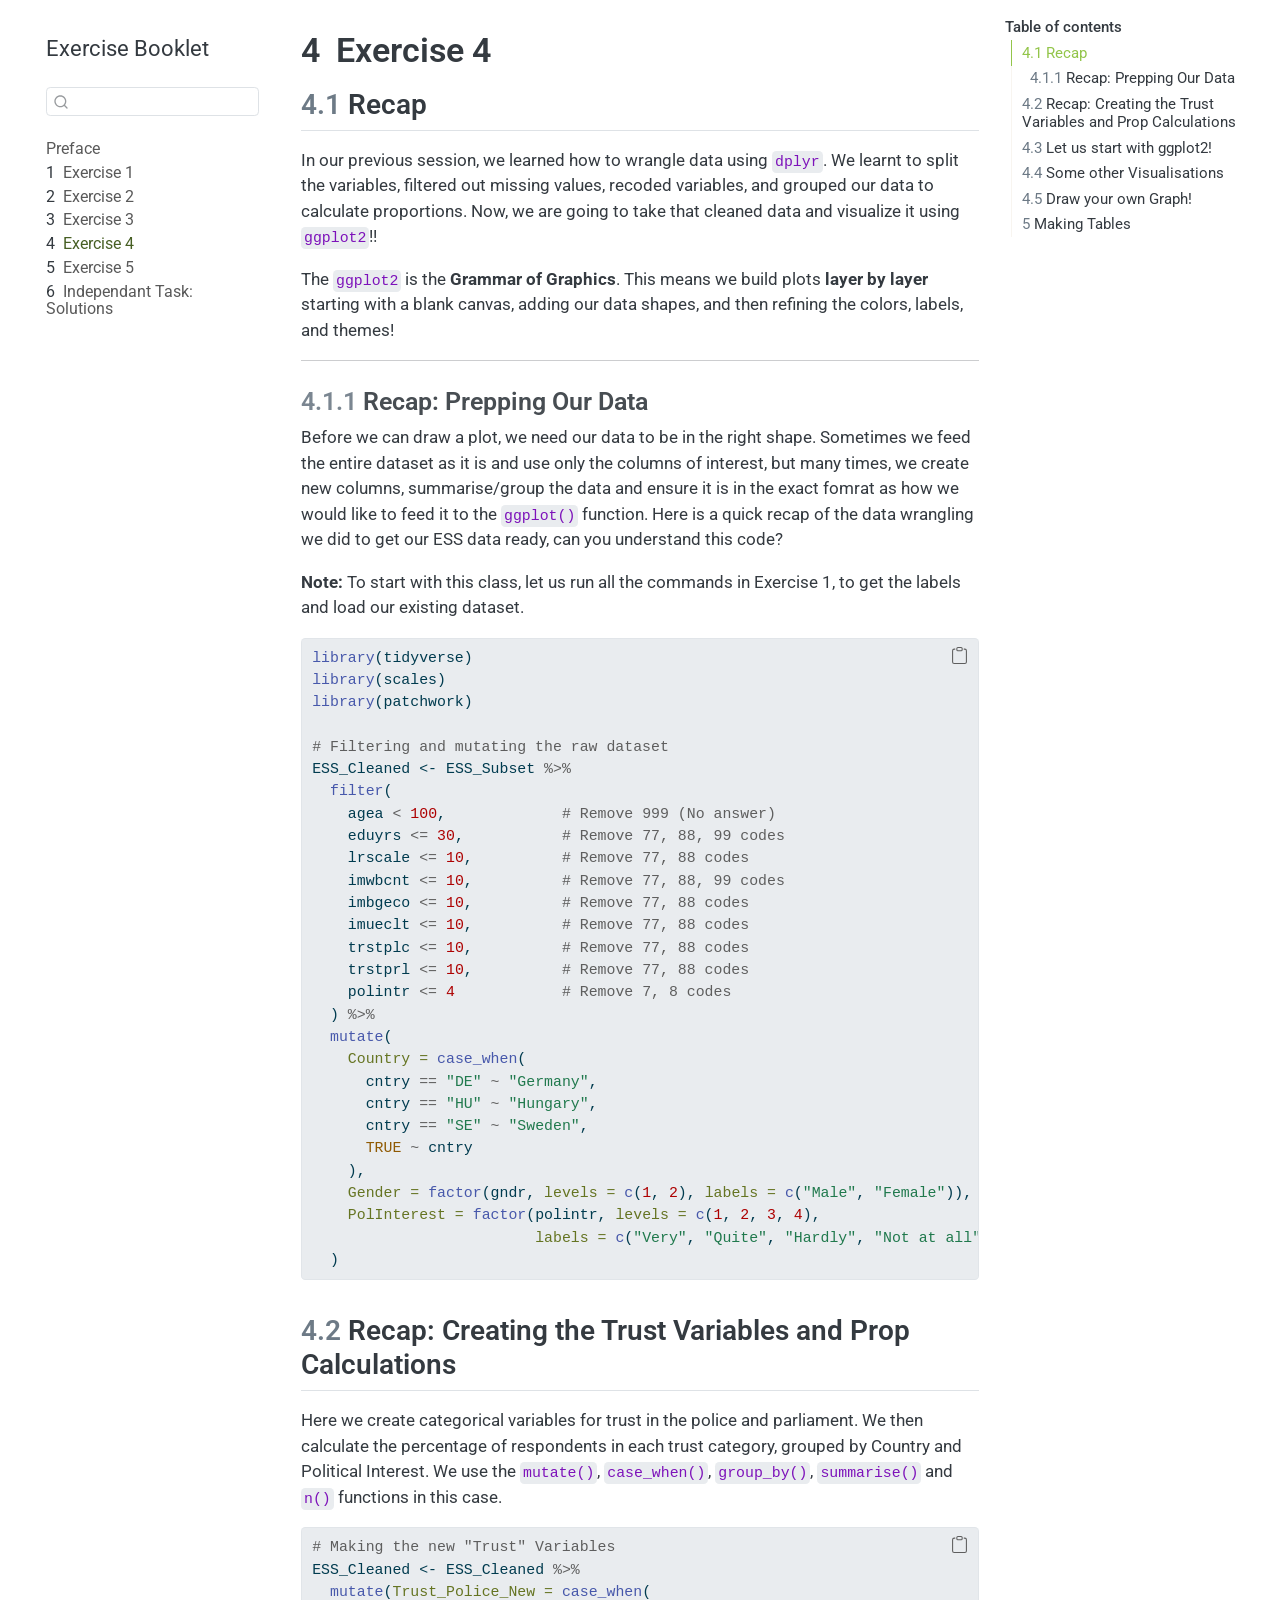
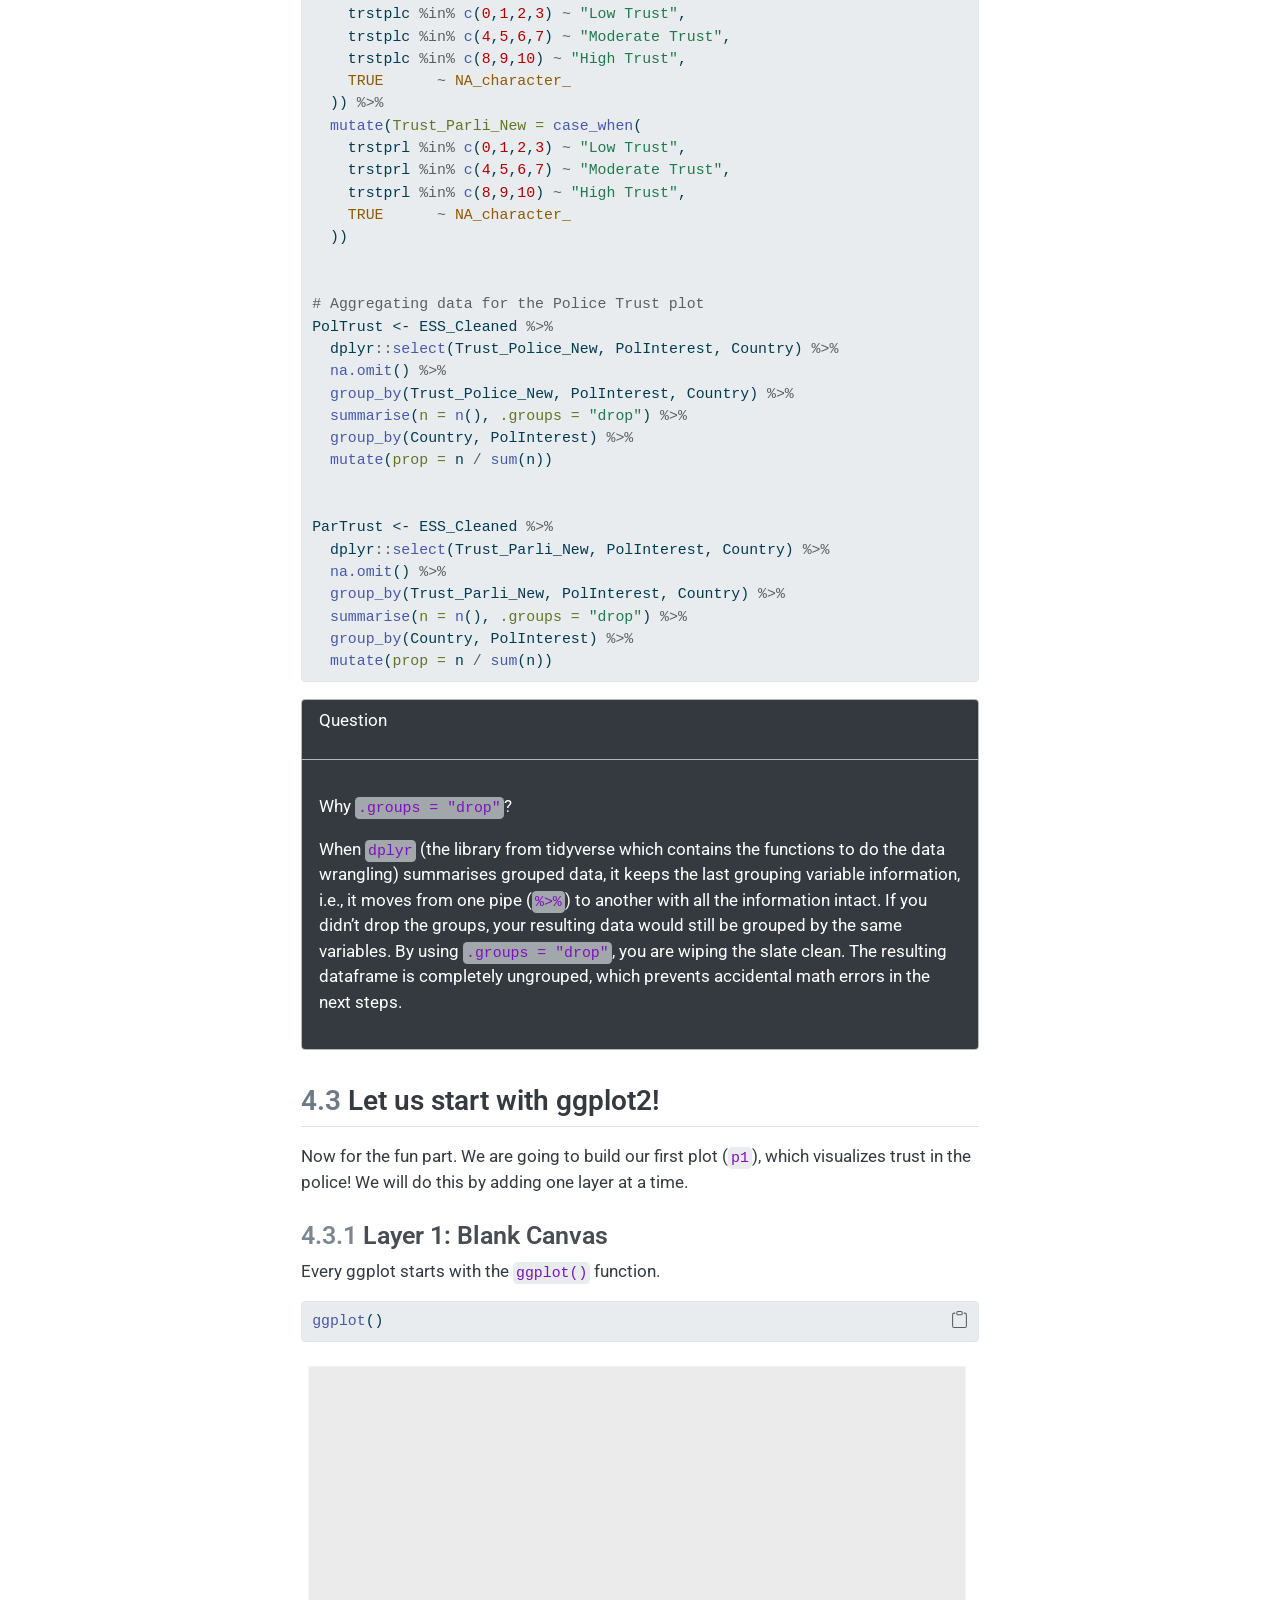
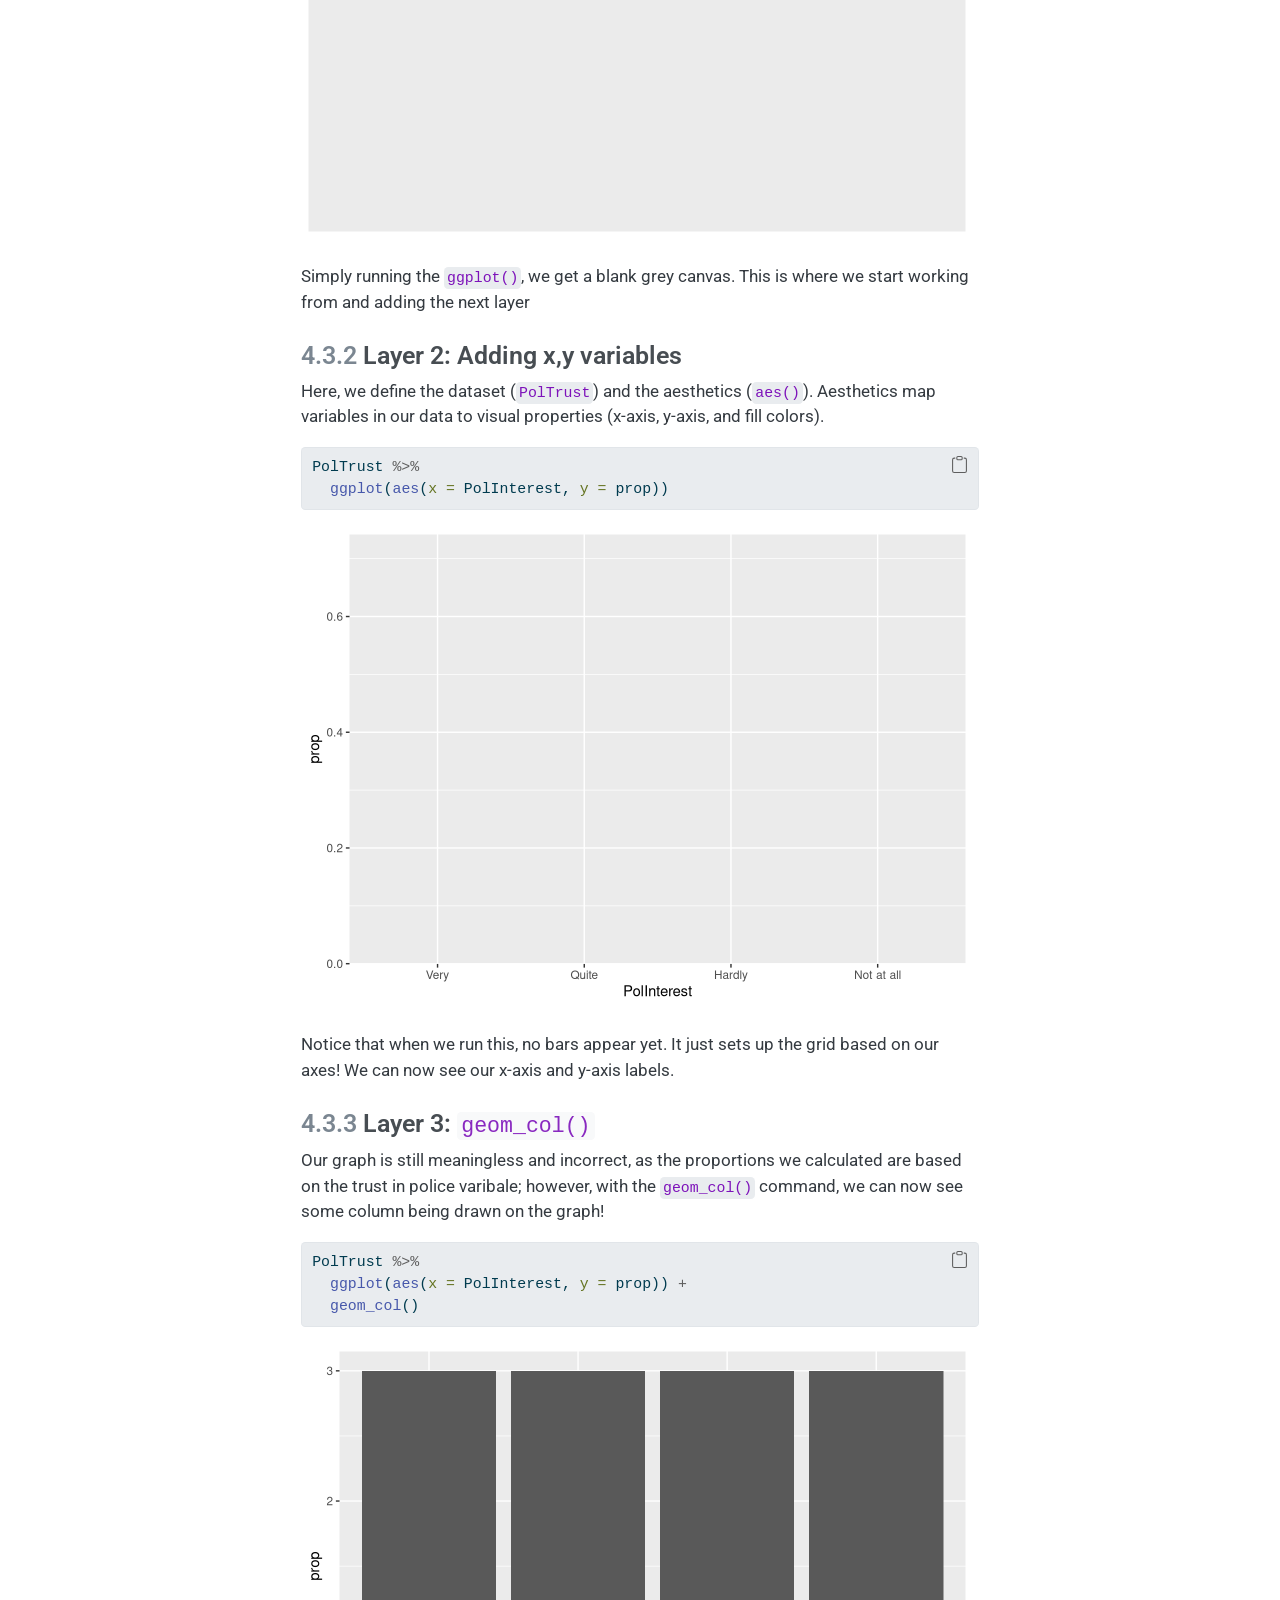
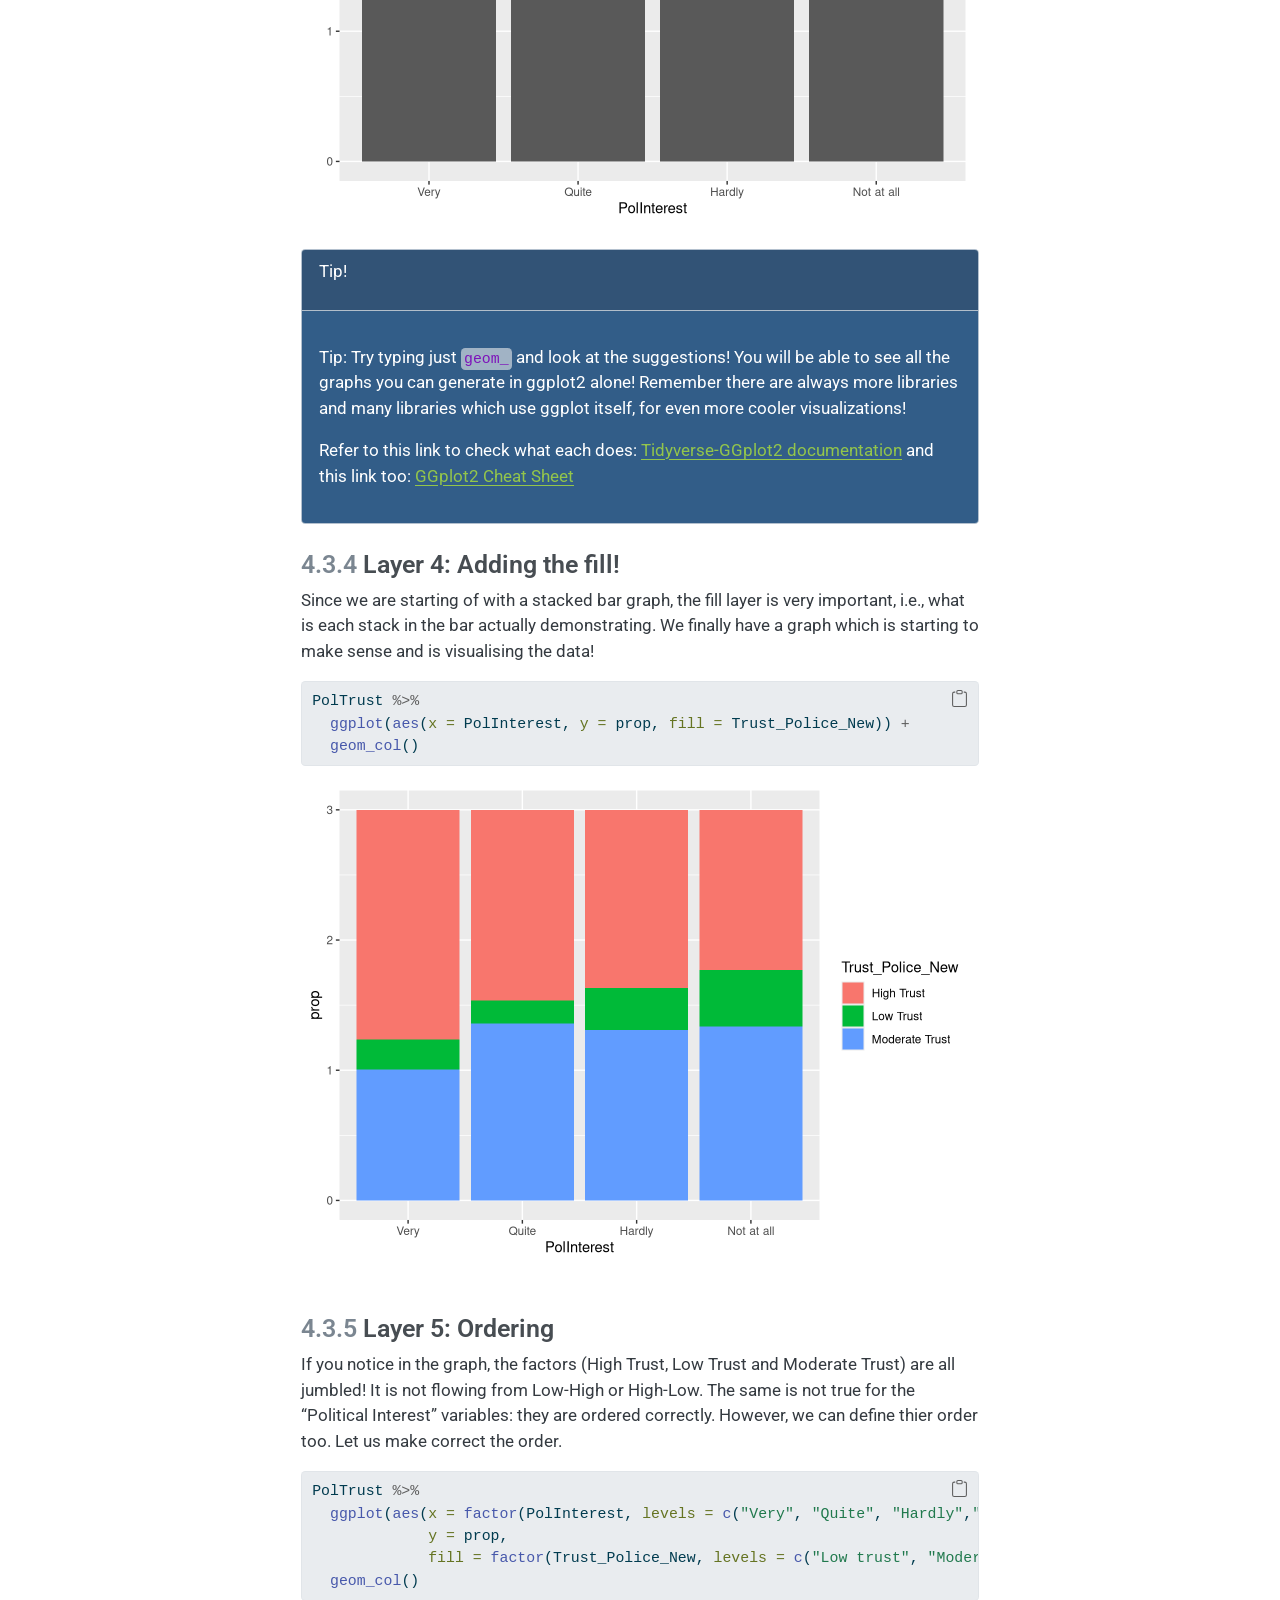
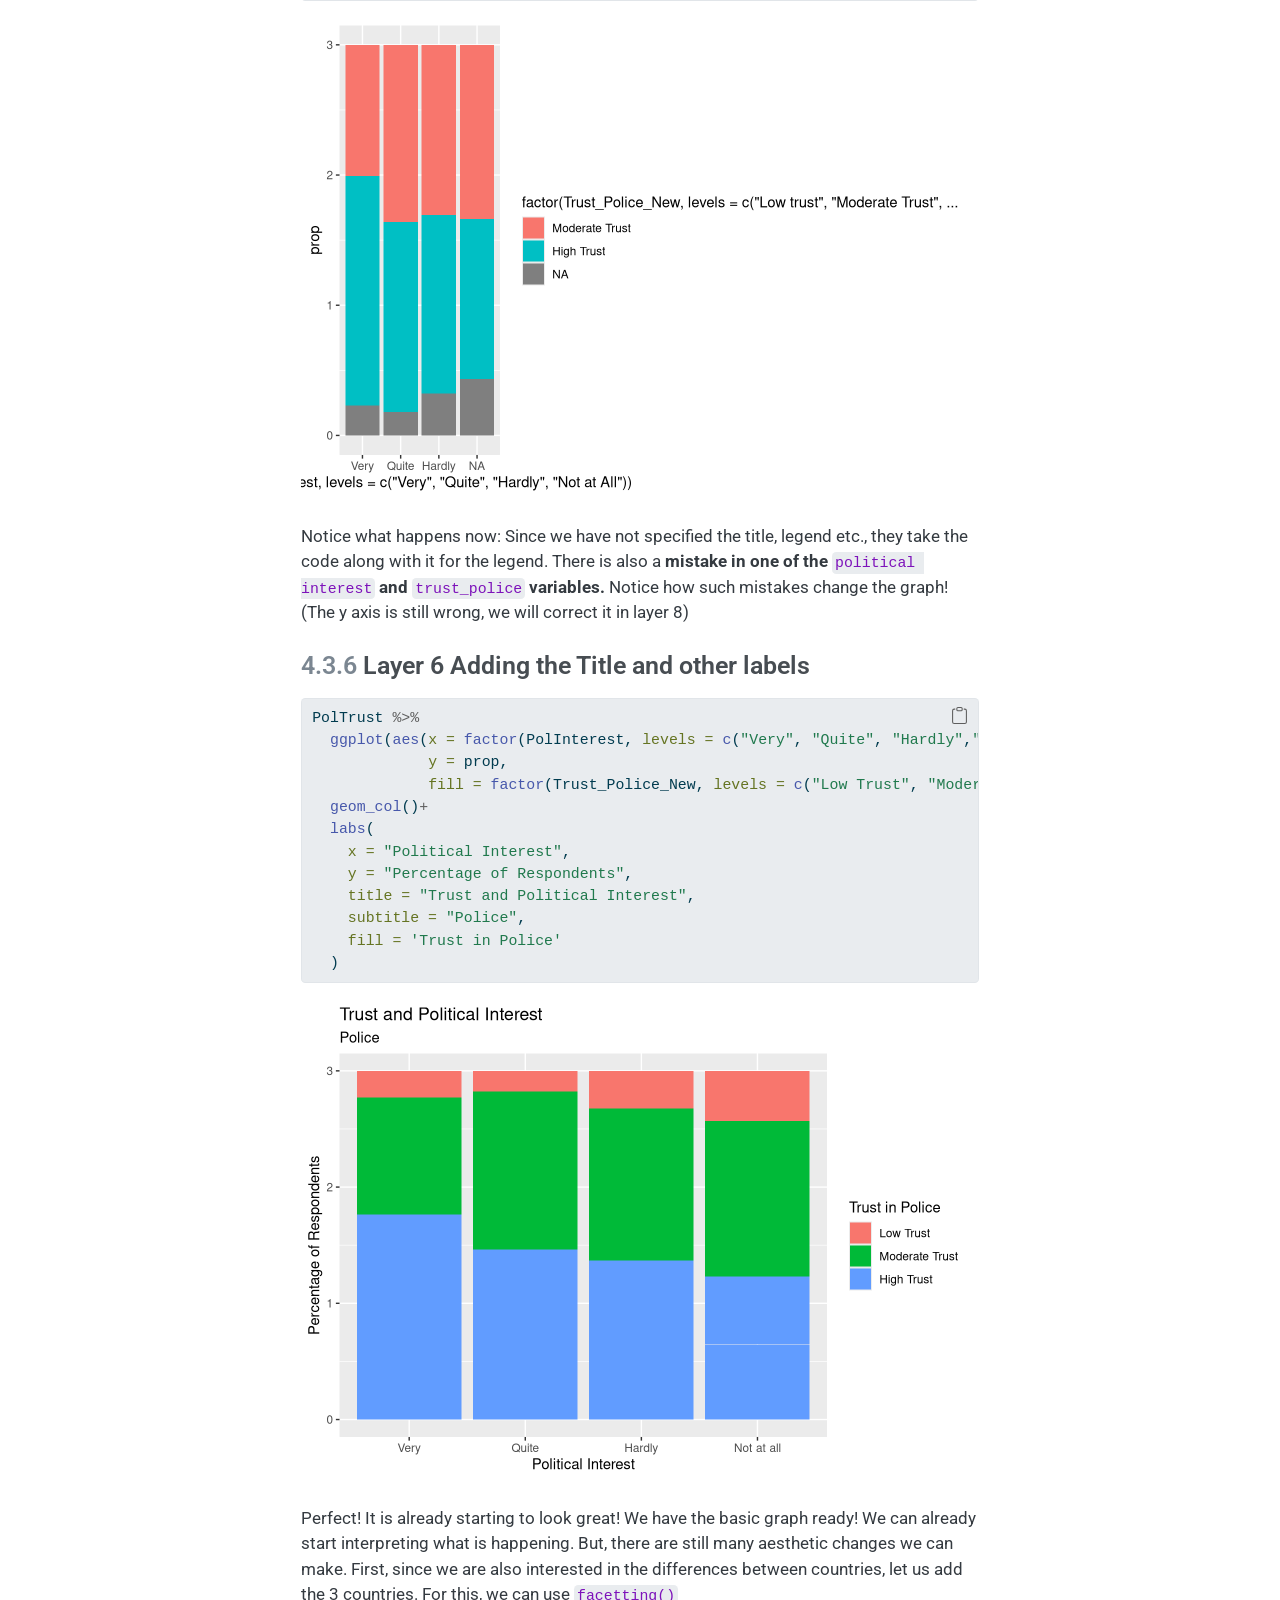
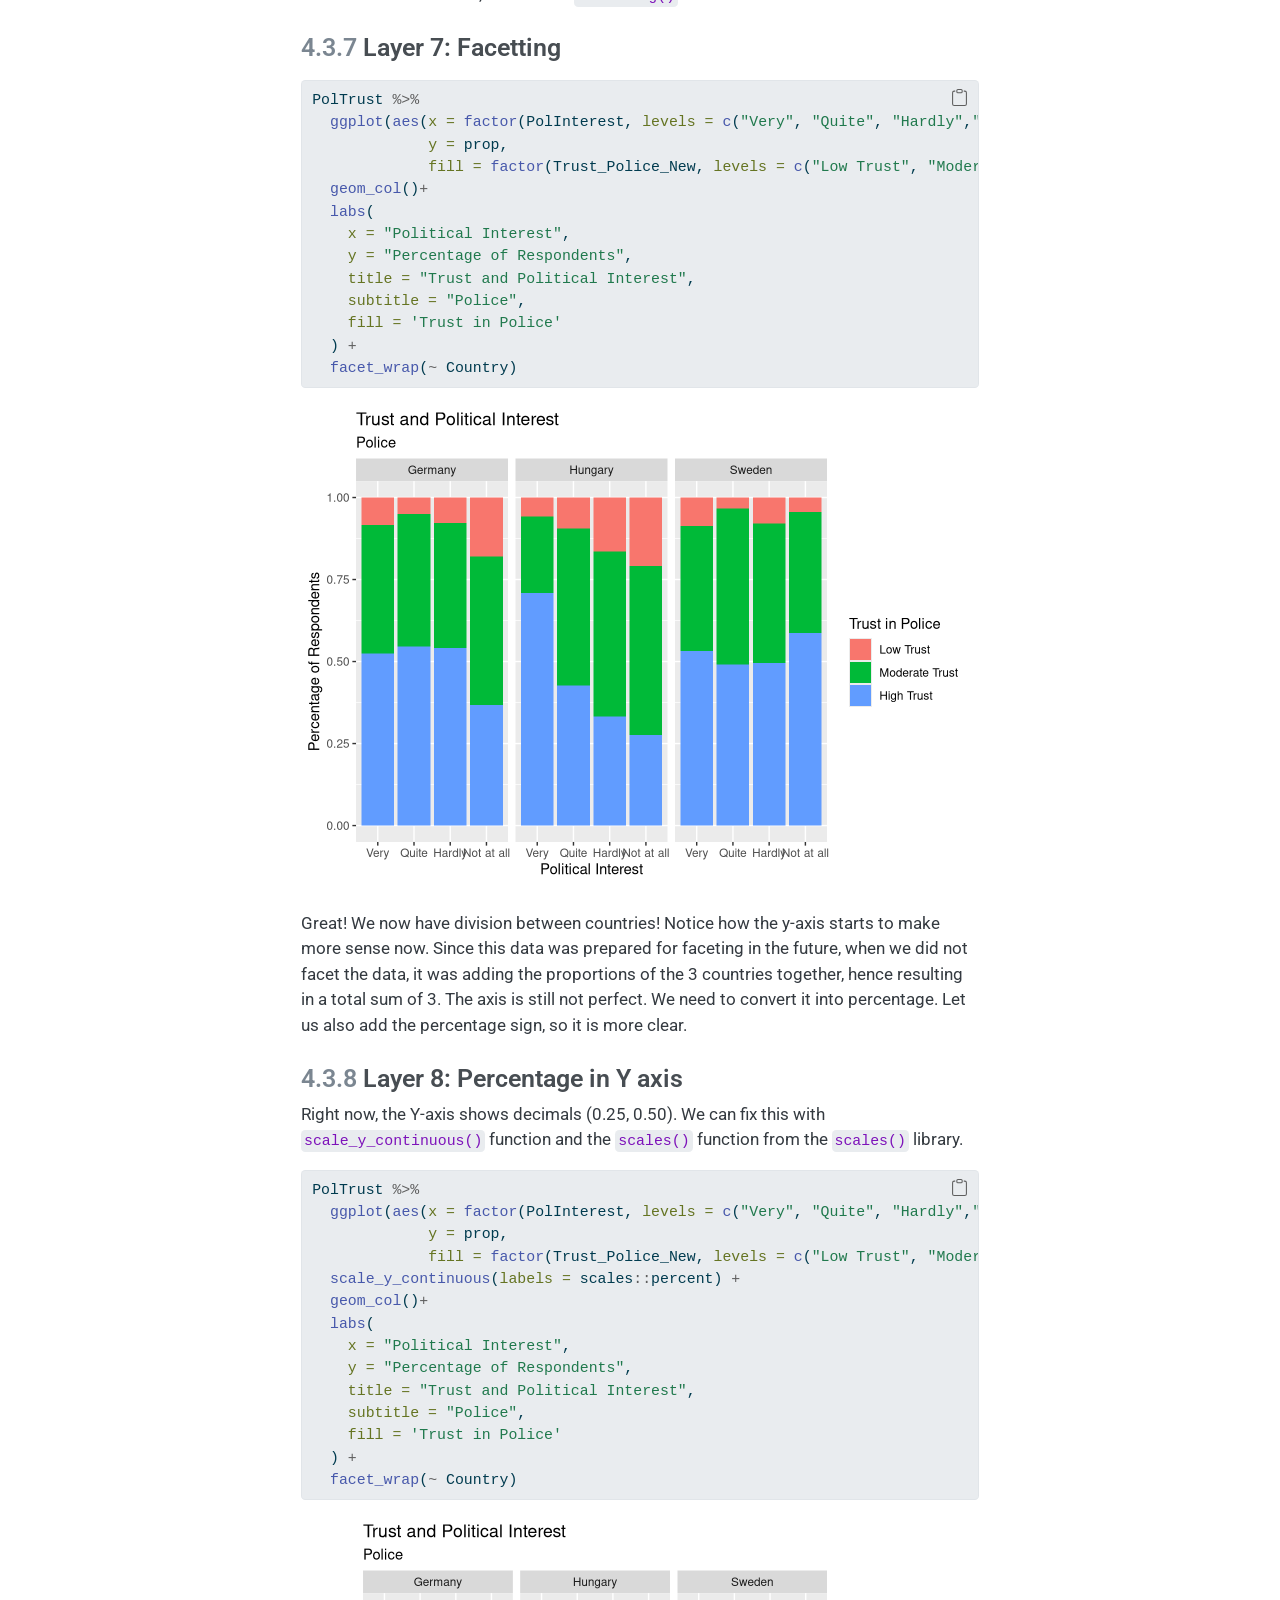
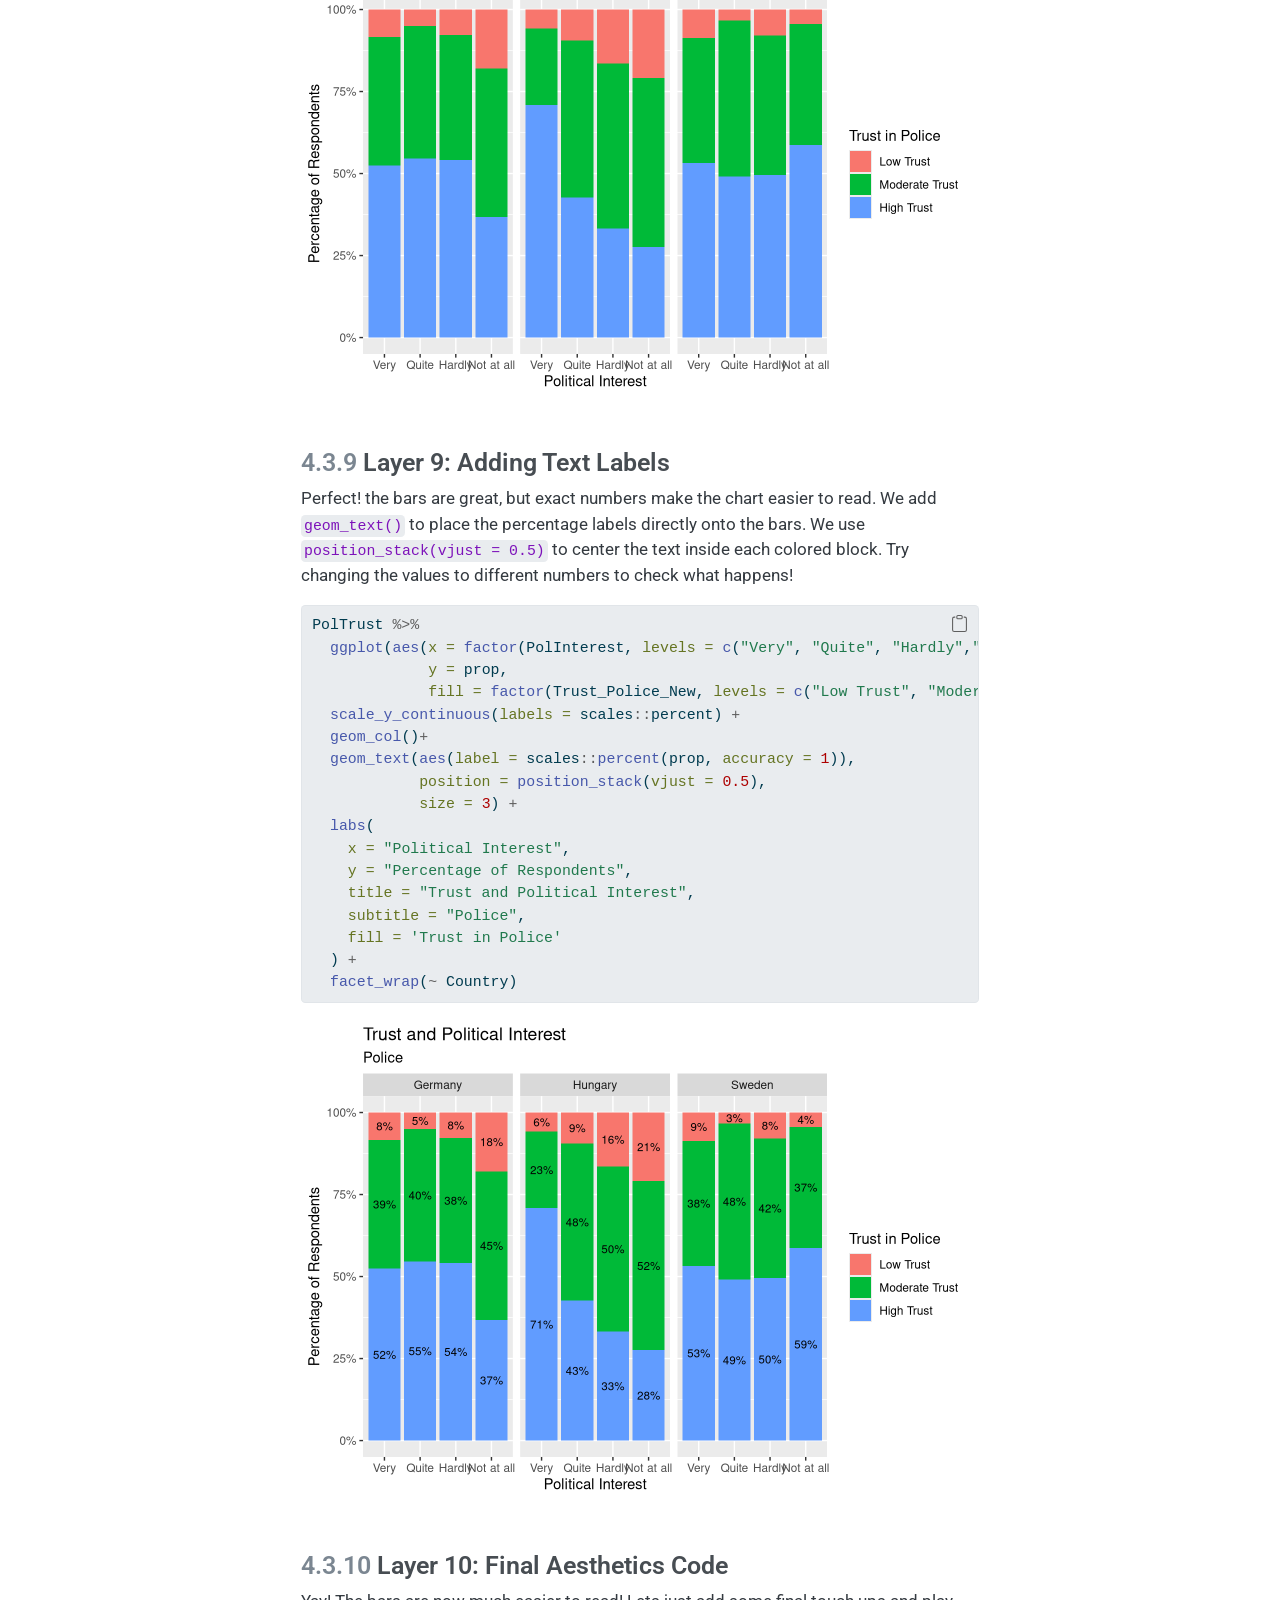
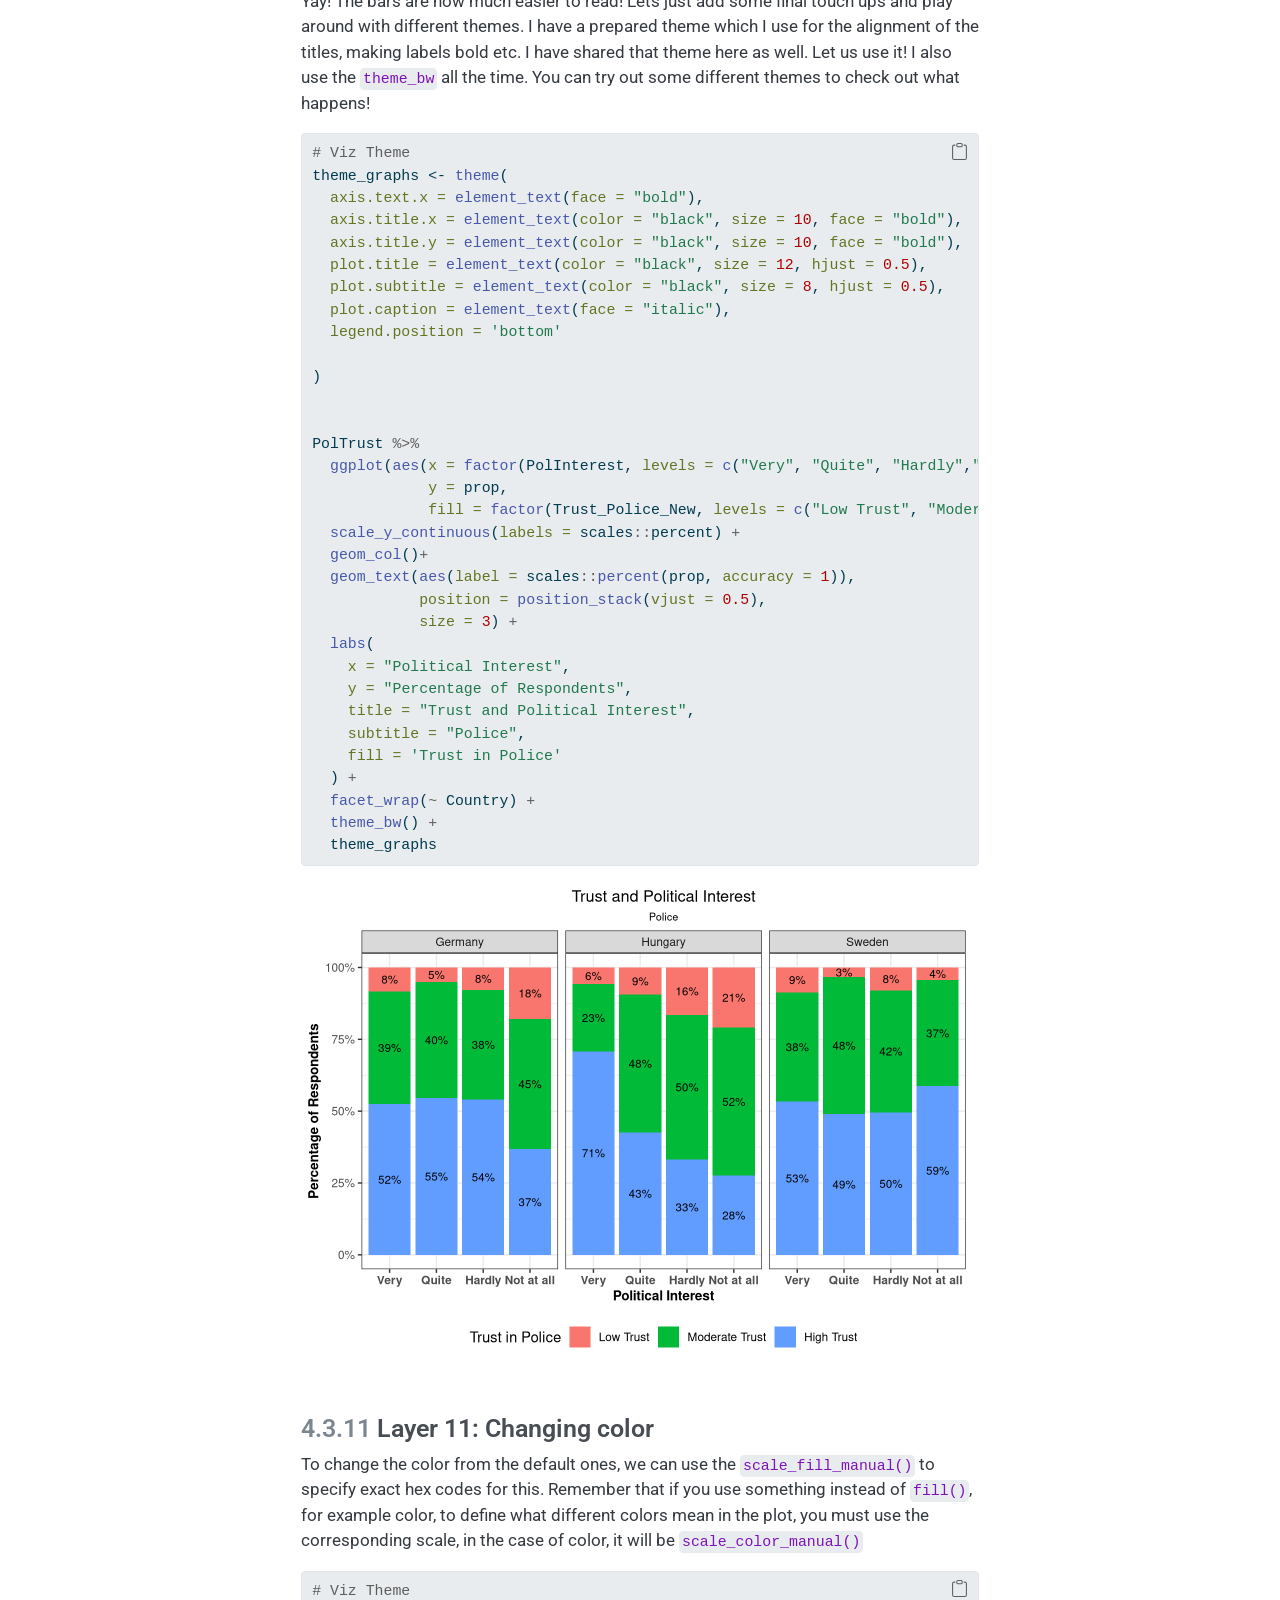
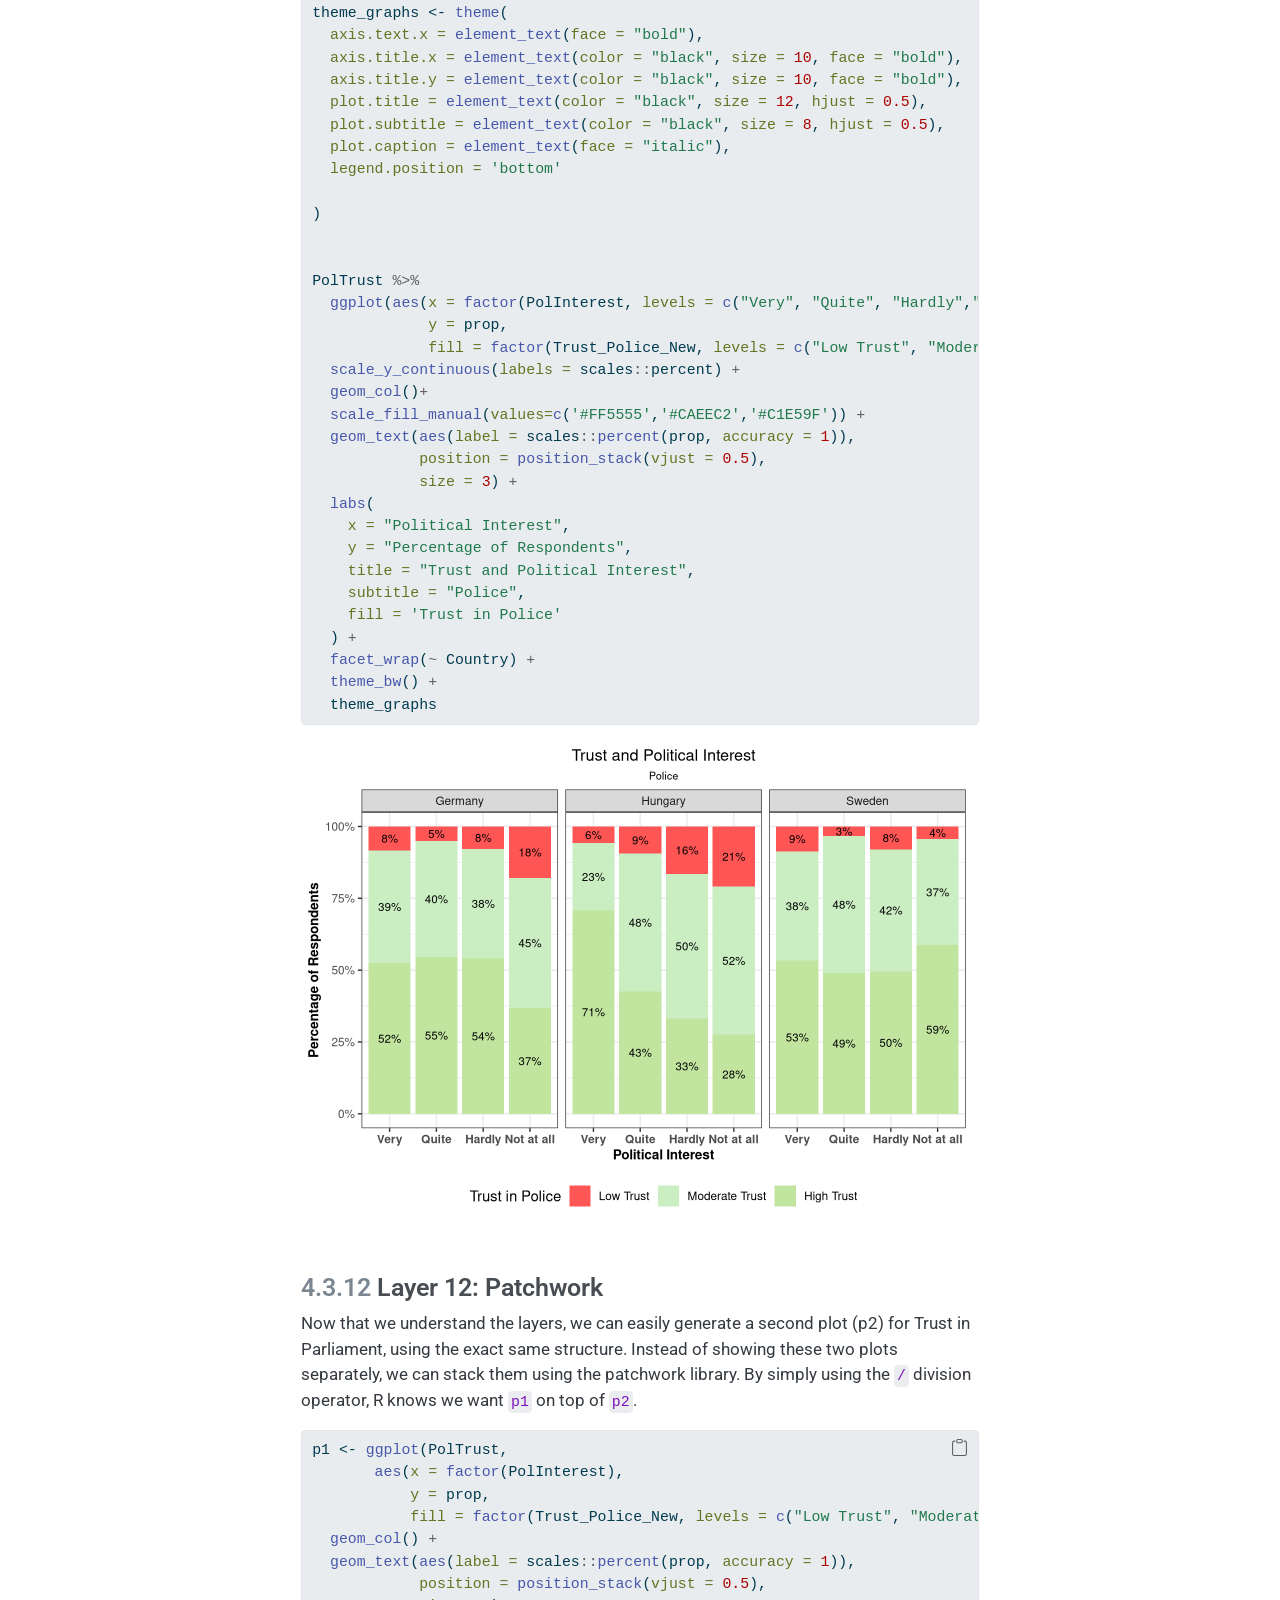
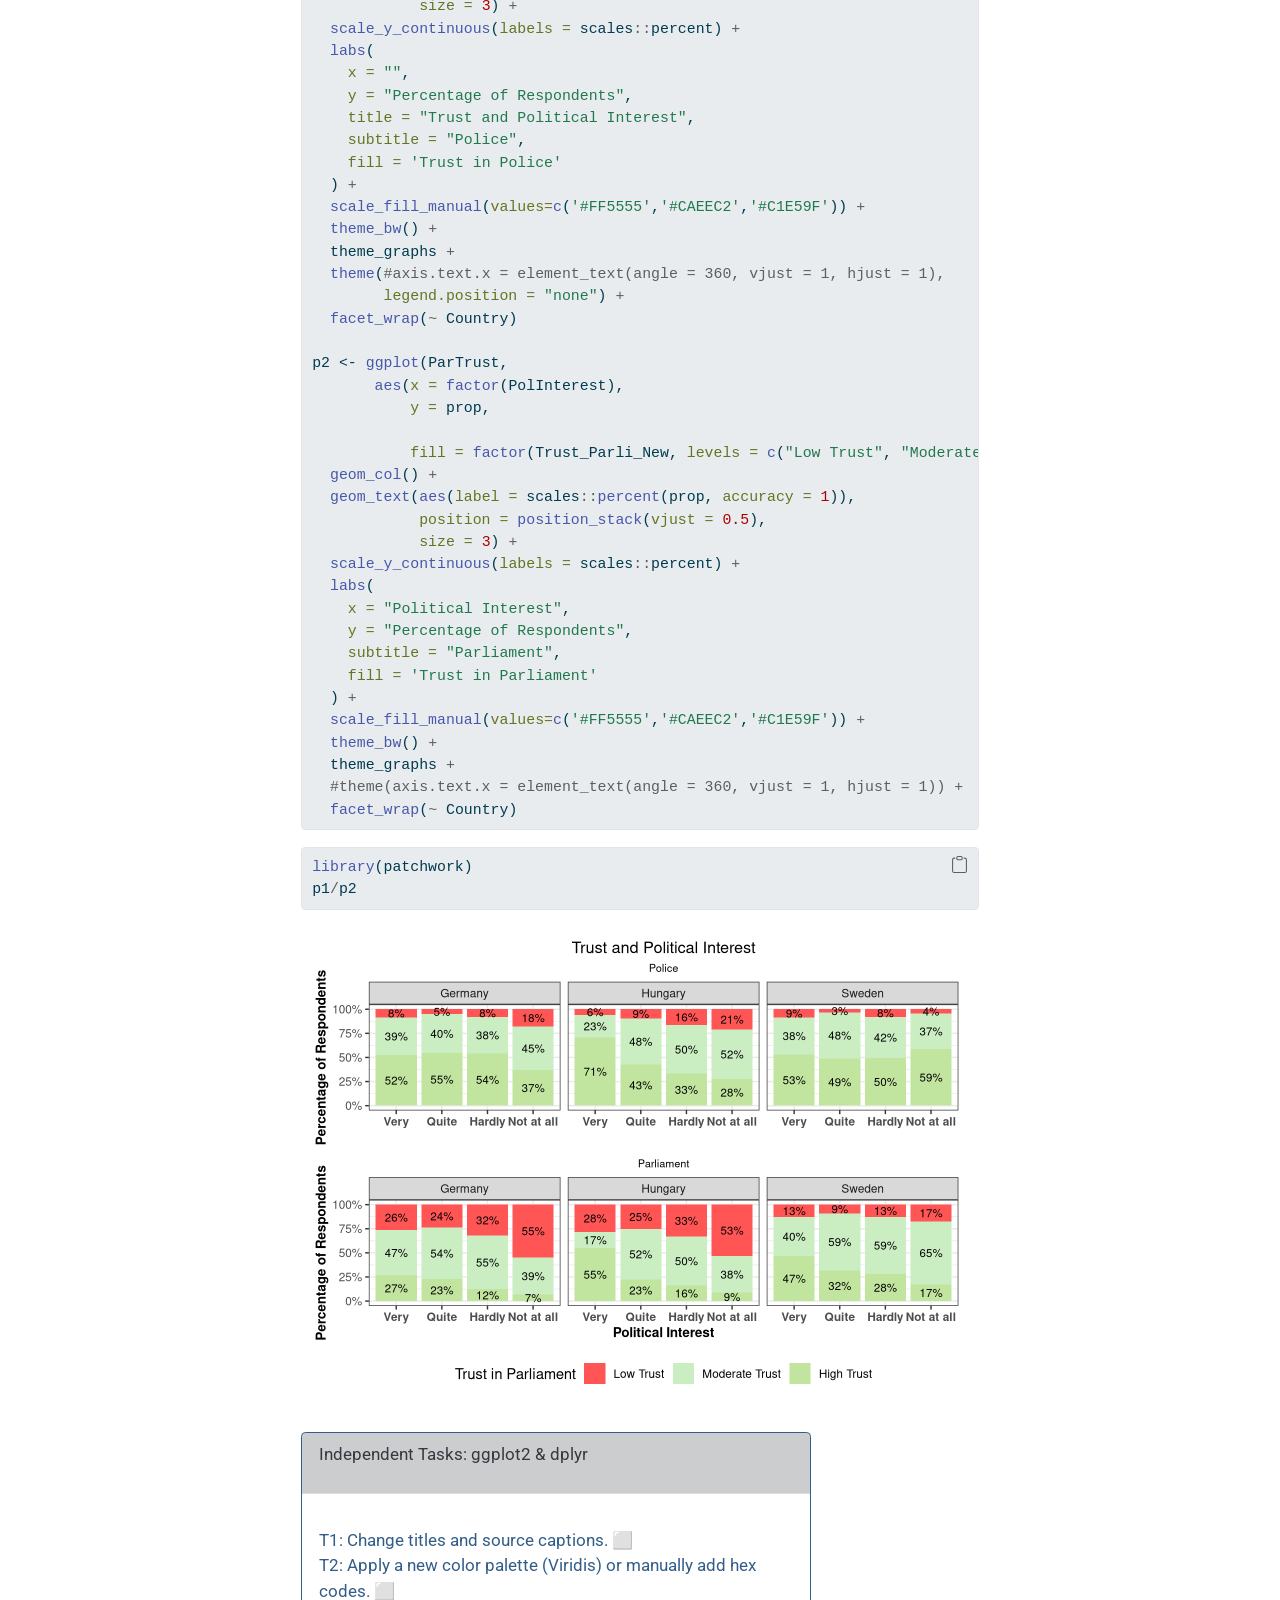
<file: PublicOpinionResearch_Exercises/_book/Exercise_4.html>
<!DOCTYPE html>
<html xmlns="http://www.w3.org/1999/xhtml" lang="en" xml:lang="en"><head>

<meta charset="utf-8">
<meta name="generator" content="quarto-1.9.37">

<meta name="viewport" content="width=device-width, initial-scale=1.0, user-scalable=yes">


<title>4&nbsp; Exercise 4 – Exercise Booklet</title>
<style>
/* Default styles provided by pandoc.
** See https://pandoc.org/MANUAL.html#variables-for-html for config info.
*/
code{white-space: pre-wrap;}
span.smallcaps{font-variant: small-caps;}
div.columns{display: flex; gap: min(4vw, 1.5em);}
div.column{flex: auto; overflow-x: auto;}
div.hanging-indent{margin-left: 1.5em; text-indent: -1.5em;}
ul.task-list{list-style: none;}
ul.task-list li input[type="checkbox"] {
  width: 0.8em;
  margin: 0 0.8em 0.2em -1em; /* quarto-specific, see https://github.com/quarto-dev/quarto-cli/issues/4556 */ 
  vertical-align: middle;
}
/* CSS for syntax highlighting */
html { -webkit-text-size-adjust: 100%; }
pre > code.sourceCode { white-space: pre; position: relative; }
pre > code.sourceCode > span { display: inline-block; line-height: 1.25; }
pre > code.sourceCode > span:empty { height: 1.2em; }
.sourceCode { overflow: visible; }
code.sourceCode > span { color: inherit; text-decoration: inherit; }
div.sourceCode { margin: 1em 0; }
pre.sourceCode { margin: 0; }
@media screen {
div.sourceCode { overflow: auto; }
}
@media print {
pre > code.sourceCode { white-space: pre-wrap; }
pre > code.sourceCode > span { text-indent: -5em; padding-left: 5em; }
}
pre.numberSource code
  { counter-reset: source-line 0; }
pre.numberSource code > span
  { position: relative; left: -4em; counter-increment: source-line; }
pre.numberSource code > span > a:first-child::before
  { content: counter(source-line);
    position: relative; left: -1em; text-align: right; vertical-align: baseline;
    border: none; display: inline-block;
    -webkit-touch-callout: none; -webkit-user-select: none;
    -khtml-user-select: none; -moz-user-select: none;
    -ms-user-select: none; user-select: none;
    padding: 0 4px; width: 4em;
  }
pre.numberSource { margin-left: 3em;  padding-left: 4px; }
div.sourceCode
  {   }
@media screen {
pre > code.sourceCode > span > a:first-child::before { text-decoration: underline; }
}
</style>


<script src="site_libs/quarto-nav/quarto-nav.js"></script>
<script src="site_libs/quarto-nav/headroom.min.js"></script>
<script src="site_libs/clipboard/clipboard.min.js"></script>
<script src="site_libs/quarto-search/autocomplete.umd.js"></script>
<script src="site_libs/quarto-search/fuse.min.js"></script>
<script src="site_libs/quarto-search/quarto-search.js"></script>
<meta name="quarto:offset" content="./">
<link href="./Exercise_5.html" rel="next">
<link href="./Exercise_3.html" rel="prev">
<script src="site_libs/quarto-html/quarto.js" type="module"></script>
<script src="site_libs/quarto-html/tabsets/tabsets.js" type="module"></script>
<script src="site_libs/quarto-html/popper.min.js"></script>
<script src="site_libs/quarto-html/tippy.umd.min.js"></script>
<script src="site_libs/quarto-html/anchor.min.js"></script>
<link href="site_libs/quarto-html/tippy.css" rel="stylesheet">
<link href="site_libs/quarto-html/quarto-syntax-highlighting-7f8f88aac4f3542376d5c11b86a4c14d.css" rel="stylesheet" id="quarto-text-highlighting-styles">
<script src="site_libs/bootstrap/bootstrap.min.js"></script>
<link href="site_libs/bootstrap/bootstrap-icons.css" rel="stylesheet">
<link href="site_libs/bootstrap/bootstrap-12dbc0c64bc7d78fb3aaa13411330519.min.css" rel="stylesheet" append-hash="true" id="quarto-bootstrap" data-mode="light">
<script id="quarto-search-options" type="application/json">{
  "location": "sidebar",
  "copy-button": false,
  "collapse-after": 3,
  "panel-placement": "start",
  "type": "textbox",
  "limit": 50,
  "keyboard-shortcut": [
    "f",
    "/",
    "s"
  ],
  "show-item-context": false,
  "language": {
    "search-no-results-text": "No results",
    "search-matching-documents-text": "matching documents",
    "search-copy-link-title": "Copy link to search",
    "search-hide-matches-text": "Hide additional matches",
    "search-more-match-text": "more match in this document",
    "search-more-matches-text": "more matches in this document",
    "search-clear-button-title": "Clear",
    "search-text-placeholder": "",
    "search-detached-cancel-button-title": "Cancel",
    "search-submit-button-title": "Submit",
    "search-label": "Search"
  }
}</script>
<script src="site_libs/kePrint-0.0.1/kePrint.js"></script>
<link href="site_libs/lightable-0.0.1/lightable.css" rel="stylesheet">


</head>

<body class="nav-sidebar floating quarto-light">

<div id="quarto-search-results"></div>
  <header id="quarto-header" class="headroom fixed-top">
  <nav class="quarto-secondary-nav">
    <div class="container-fluid d-flex">
      <button type="button" class="quarto-btn-toggle btn" data-bs-toggle="collapse" role="button" data-bs-target=".quarto-sidebar-collapse-item" aria-controls="quarto-sidebar" aria-expanded="false" aria-label="Toggle sidebar navigation" onclick="if (window.quartoToggleHeadroom) { window.quartoToggleHeadroom(); }">
        <i class="bi bi-layout-text-sidebar-reverse"></i>
      </button>
        <nav class="quarto-page-breadcrumbs" aria-label="breadcrumb"><ol class="breadcrumb"><li class="breadcrumb-item"><a href="./Exercise_4.html"><span class="chapter-number">4</span>&nbsp; <span class="chapter-title">Exercise 4</span></a></li></ol></nav>
        <a class="flex-grow-1" role="navigation" data-bs-toggle="collapse" data-bs-target=".quarto-sidebar-collapse-item" aria-controls="quarto-sidebar" aria-expanded="false" aria-label="Toggle sidebar navigation" onclick="if (window.quartoToggleHeadroom) { window.quartoToggleHeadroom(); }">      
        </a>
      <button type="button" class="btn quarto-search-button" aria-label="Search" onclick="window.quartoOpenSearch();">
        <i class="bi bi-search"></i>
      </button>
    </div>
  </nav>
</header>
<!-- content -->
<div id="quarto-content" class="quarto-container page-columns page-rows-contents page-layout-article">
<!-- sidebar -->
  <nav id="quarto-sidebar" class="sidebar collapse collapse-horizontal quarto-sidebar-collapse-item sidebar-navigation floating overflow-auto">
    <div class="pt-lg-2 mt-2 text-left sidebar-header">
    <div class="sidebar-title mb-0 py-0">
      <a href="./">Exercise Booklet</a> 
    </div>
      </div>
        <div class="mt-2 flex-shrink-0 align-items-center">
        <div class="sidebar-search">
        <div id="quarto-search" class="" title="Search"></div>
        </div>
        </div>
    <div class="sidebar-menu-container"> 
    <ul class="list-unstyled mt-1">
        <li class="sidebar-item">
  <div class="sidebar-item-container"> 
  <a href="./index.html" class="sidebar-item-text sidebar-link">
 <span class="menu-text">Preface</span></a>
  </div>
</li>
        <li class="sidebar-item">
  <div class="sidebar-item-container"> 
  <a href="./intro.html" class="sidebar-item-text sidebar-link">
 <span class="menu-text"><span class="chapter-number">1</span>&nbsp; <span class="chapter-title">Exercise 1</span></span></a>
  </div>
</li>
        <li class="sidebar-item">
  <div class="sidebar-item-container"> 
  <a href="./Exercise_2.html" class="sidebar-item-text sidebar-link">
 <span class="menu-text"><span class="chapter-number">2</span>&nbsp; <span class="chapter-title">Exercise 2</span></span></a>
  </div>
</li>
        <li class="sidebar-item">
  <div class="sidebar-item-container"> 
  <a href="./Exercise_3.html" class="sidebar-item-text sidebar-link">
 <span class="menu-text"><span class="chapter-number">3</span>&nbsp; <span class="chapter-title">Exercise 3</span></span></a>
  </div>
</li>
        <li class="sidebar-item">
  <div class="sidebar-item-container"> 
  <a href="./Exercise_4.html" class="sidebar-item-text sidebar-link active">
 <span class="menu-text"><span class="chapter-number">4</span>&nbsp; <span class="chapter-title">Exercise 4</span></span></a>
  </div>
</li>
        <li class="sidebar-item">
  <div class="sidebar-item-container"> 
  <a href="./Exercise_5.html" class="sidebar-item-text sidebar-link">
 <span class="menu-text"><span class="chapter-number">5</span>&nbsp; <span class="chapter-title">Exercise 5</span></span></a>
  </div>
</li>
        <li class="sidebar-item">
  <div class="sidebar-item-container"> 
  <a href="./solutions.html" class="sidebar-item-text sidebar-link">
 <span class="menu-text"><span class="chapter-number">6</span>&nbsp; <span class="chapter-title">Independant Task: Solutions</span></span></a>
  </div>
</li>
    </ul>
    </div>
</nav>
<div id="quarto-sidebar-glass" class="quarto-sidebar-collapse-item" data-bs-toggle="collapse" data-bs-target=".quarto-sidebar-collapse-item"></div>
<!-- margin-sidebar -->
    <div id="quarto-margin-sidebar" class="sidebar margin-sidebar">
        <nav id="TOC" role="doc-toc" class="toc-active">
    <h2 id="toc-title">Table of contents</h2>
   
  <ul>
  <li><a href="#recap" id="toc-recap" class="nav-link active" data-scroll-target="#recap"><span class="header-section-number">4.1</span> Recap</a>
  <ul class="collapse">
  <li><a href="#recap-prepping-our-data" id="toc-recap-prepping-our-data" class="nav-link" data-scroll-target="#recap-prepping-our-data"><span class="header-section-number">4.1.1</span> Recap: Prepping Our Data</a></li>
  </ul></li>
  <li><a href="#recap-creating-the-trust-variables-and-prop-calculations" id="toc-recap-creating-the-trust-variables-and-prop-calculations" class="nav-link" data-scroll-target="#recap-creating-the-trust-variables-and-prop-calculations"><span class="header-section-number">4.2</span> Recap: Creating the Trust Variables and Prop Calculations</a></li>
  <li><a href="#let-us-start-with-ggplot2" id="toc-let-us-start-with-ggplot2" class="nav-link" data-scroll-target="#let-us-start-with-ggplot2"><span class="header-section-number">4.3</span> Let us start with ggplot2!</a>
  <ul class="collapse">
  <li><a href="#layer-1-blank-canvas" id="toc-layer-1-blank-canvas" class="nav-link" data-scroll-target="#layer-1-blank-canvas"><span class="header-section-number">4.3.1</span> Layer 1: Blank Canvas</a></li>
  <li><a href="#layer-2-adding-xy-variables" id="toc-layer-2-adding-xy-variables" class="nav-link" data-scroll-target="#layer-2-adding-xy-variables"><span class="header-section-number">4.3.2</span> Layer 2: Adding x,y variables</a></li>
  <li><a href="#layer-3-geom_col" id="toc-layer-3-geom_col" class="nav-link" data-scroll-target="#layer-3-geom_col"><span class="header-section-number">4.3.3</span> Layer 3: <code>geom_col()</code></a></li>
  <li><a href="#layer-4-adding-the-fill" id="toc-layer-4-adding-the-fill" class="nav-link" data-scroll-target="#layer-4-adding-the-fill"><span class="header-section-number">4.3.4</span> Layer 4: Adding the fill!</a></li>
  <li><a href="#layer-5-ordering" id="toc-layer-5-ordering" class="nav-link" data-scroll-target="#layer-5-ordering"><span class="header-section-number">4.3.5</span> Layer 5: Ordering</a></li>
  <li><a href="#layer-6-adding-the-title-and-other-labels" id="toc-layer-6-adding-the-title-and-other-labels" class="nav-link" data-scroll-target="#layer-6-adding-the-title-and-other-labels"><span class="header-section-number">4.3.6</span> Layer 6 Adding the Title and other labels</a></li>
  <li><a href="#layer-7-facetting" id="toc-layer-7-facetting" class="nav-link" data-scroll-target="#layer-7-facetting"><span class="header-section-number">4.3.7</span> Layer 7: Facetting</a></li>
  <li><a href="#layer-8-percentage-in-y-axis" id="toc-layer-8-percentage-in-y-axis" class="nav-link" data-scroll-target="#layer-8-percentage-in-y-axis"><span class="header-section-number">4.3.8</span> Layer 8: Percentage in Y axis</a></li>
  <li><a href="#layer-9-adding-text-labels" id="toc-layer-9-adding-text-labels" class="nav-link" data-scroll-target="#layer-9-adding-text-labels"><span class="header-section-number">4.3.9</span> Layer 9: Adding Text Labels</a></li>
  <li><a href="#layer-10-final-aesthetics-code" id="toc-layer-10-final-aesthetics-code" class="nav-link" data-scroll-target="#layer-10-final-aesthetics-code"><span class="header-section-number">4.3.10</span> Layer 10: Final Aesthetics Code</a></li>
  <li><a href="#layer-11-changing-color" id="toc-layer-11-changing-color" class="nav-link" data-scroll-target="#layer-11-changing-color"><span class="header-section-number">4.3.11</span> Layer 11: Changing color</a></li>
  <li><a href="#layer-12-patchwork" id="toc-layer-12-patchwork" class="nav-link" data-scroll-target="#layer-12-patchwork"><span class="header-section-number">4.3.12</span> Layer 12: Patchwork</a></li>
  </ul></li>
  <li><a href="#some-other-visualisations" id="toc-some-other-visualisations" class="nav-link" data-scroll-target="#some-other-visualisations"><span class="header-section-number">4.4</span> Some other Visualisations</a>
  <ul class="collapse">
  <li><a href="#ridgeline-plot" id="toc-ridgeline-plot" class="nav-link" data-scroll-target="#ridgeline-plot"><span class="header-section-number">4.4.1</span> Ridgeline plot</a></li>
  <li><a href="#hans-rosling-style-plots" id="toc-hans-rosling-style-plots" class="nav-link" data-scroll-target="#hans-rosling-style-plots"><span class="header-section-number">4.4.2</span> Hans Rosling Style Plots</a></li>
  <li><a href="#adding-textarrows-in-a-plot" id="toc-adding-textarrows-in-a-plot" class="nav-link" data-scroll-target="#adding-textarrows-in-a-plot"><span class="header-section-number">4.4.3</span> Adding text/arrows in a plot</a></li>
  <li><a href="#for-the-future" id="toc-for-the-future" class="nav-link" data-scroll-target="#for-the-future"><span class="header-section-number">4.4.4</span> For the Future</a></li>
  </ul></li>
  <li><a href="#draw-your-own-graph" id="toc-draw-your-own-graph" class="nav-link" data-scroll-target="#draw-your-own-graph"><span class="header-section-number">4.5</span> Draw your own Graph!</a></li>
  <li><a href="#making-tables" id="toc-making-tables" class="nav-link" data-scroll-target="#making-tables"><span class="header-section-number">5</span> Making Tables</a>
  <ul class="collapse">
  <li><a href="#table-1-missing-unique-values" id="toc-table-1-missing-unique-values" class="nav-link" data-scroll-target="#table-1-missing-unique-values"><span class="header-section-number">5.0.1</span> Table 1: Missing &amp; Unique Values</a></li>
  <li><a href="#table-2-descriptive-stats" id="toc-table-2-descriptive-stats" class="nav-link" data-scroll-target="#table-2-descriptive-stats"><span class="header-section-number">5.0.2</span> Table 2: Descriptive Stats</a></li>
  </ul></li>
  </ul>
</nav>
    </div>
<!-- main -->
<main class="content" id="quarto-document-content">

<header id="title-block-header" class="quarto-title-block default">
<div class="quarto-title">
<h1 class="title"><span class="chapter-number">4</span>&nbsp; <span class="chapter-title">Exercise 4</span></h1>
</div>



<div class="quarto-title-meta">

    
  
    
  </div>
  


</header>


<section id="recap" class="level2" data-number="4.1">
<h2 data-number="4.1" class="anchored" data-anchor-id="recap"><span class="header-section-number">4.1</span> Recap</h2>
<p>In our previous session, we learned how to wrangle data using <code>dplyr</code>. We learnt to split the variables, filtered out missing values, recoded variables, and grouped our data to calculate proportions. Now, we are going to take that cleaned data and visualize it using <code>ggplot2</code>!!</p>
<p>The <code>ggplot2</code> is the <strong>Grammar of Graphics</strong>. This means we build plots <strong>layer by layer</strong> starting with a blank canvas, adding our data shapes, and then refining the colors, labels, and themes!</p>
<hr>
<section id="recap-prepping-our-data" class="level3" data-number="4.1.1">
<h3 data-number="4.1.1" class="anchored" data-anchor-id="recap-prepping-our-data"><span class="header-section-number">4.1.1</span> Recap: Prepping Our Data</h3>
<p>Before we can draw a plot, we need our data to be in the right shape. Sometimes we feed the entire dataset as it is and use only the columns of interest, but many times, we create new columns, summarise/group the data and ensure it is in the exact fomrat as how we would like to feed it to the <code>ggplot()</code> function. Here is a quick recap of the data wrangling we did to get our ESS data ready, can you understand this code?</p>
<p><strong>Note:</strong> To start with this class, let us run all the commands in Exercise 1, to get the labels and load our existing dataset.</p>
<div class="cell">
<div class="code-copy-outer-scaffold"><div class="sourceCode cell-code" id="cb1"><pre class="sourceCode r code-with-copy"><code class="sourceCode r"><span id="cb1-1"><a href="#cb1-1" aria-hidden="true" tabindex="-1"></a><span class="fu">library</span>(tidyverse)</span>
<span id="cb1-2"><a href="#cb1-2" aria-hidden="true" tabindex="-1"></a><span class="fu">library</span>(scales)</span>
<span id="cb1-3"><a href="#cb1-3" aria-hidden="true" tabindex="-1"></a><span class="fu">library</span>(patchwork)</span>
<span id="cb1-4"><a href="#cb1-4" aria-hidden="true" tabindex="-1"></a></span>
<span id="cb1-5"><a href="#cb1-5" aria-hidden="true" tabindex="-1"></a><span class="co"># Filtering and mutating the raw dataset</span></span>
<span id="cb1-6"><a href="#cb1-6" aria-hidden="true" tabindex="-1"></a>ESS_Cleaned <span class="ot">&lt;-</span> ESS_Subset <span class="sc">%&gt;%</span></span>
<span id="cb1-7"><a href="#cb1-7" aria-hidden="true" tabindex="-1"></a>  <span class="fu">filter</span>(</span>
<span id="cb1-8"><a href="#cb1-8" aria-hidden="true" tabindex="-1"></a>    agea <span class="sc">&lt;</span> <span class="dv">100</span>,             <span class="co"># Remove 999 (No answer)</span></span>
<span id="cb1-9"><a href="#cb1-9" aria-hidden="true" tabindex="-1"></a>    eduyrs <span class="sc">&lt;=</span> <span class="dv">30</span>,           <span class="co"># Remove 77, 88, 99 codes</span></span>
<span id="cb1-10"><a href="#cb1-10" aria-hidden="true" tabindex="-1"></a>    lrscale <span class="sc">&lt;=</span> <span class="dv">10</span>,          <span class="co"># Remove 77, 88 codes</span></span>
<span id="cb1-11"><a href="#cb1-11" aria-hidden="true" tabindex="-1"></a>    imwbcnt <span class="sc">&lt;=</span> <span class="dv">10</span>,          <span class="co"># Remove 77, 88, 99 codes</span></span>
<span id="cb1-12"><a href="#cb1-12" aria-hidden="true" tabindex="-1"></a>    imbgeco <span class="sc">&lt;=</span> <span class="dv">10</span>,          <span class="co"># Remove 77, 88 codes</span></span>
<span id="cb1-13"><a href="#cb1-13" aria-hidden="true" tabindex="-1"></a>    imueclt <span class="sc">&lt;=</span> <span class="dv">10</span>,          <span class="co"># Remove 77, 88 codes</span></span>
<span id="cb1-14"><a href="#cb1-14" aria-hidden="true" tabindex="-1"></a>    trstplc <span class="sc">&lt;=</span> <span class="dv">10</span>,          <span class="co"># Remove 77, 88 codes</span></span>
<span id="cb1-15"><a href="#cb1-15" aria-hidden="true" tabindex="-1"></a>    trstprl <span class="sc">&lt;=</span> <span class="dv">10</span>,          <span class="co"># Remove 77, 88 codes</span></span>
<span id="cb1-16"><a href="#cb1-16" aria-hidden="true" tabindex="-1"></a>    polintr <span class="sc">&lt;=</span> <span class="dv">4</span>            <span class="co"># Remove 7, 8 codes</span></span>
<span id="cb1-17"><a href="#cb1-17" aria-hidden="true" tabindex="-1"></a>  ) <span class="sc">%&gt;%</span></span>
<span id="cb1-18"><a href="#cb1-18" aria-hidden="true" tabindex="-1"></a>  <span class="fu">mutate</span>(</span>
<span id="cb1-19"><a href="#cb1-19" aria-hidden="true" tabindex="-1"></a>    <span class="at">Country =</span> <span class="fu">case_when</span>(</span>
<span id="cb1-20"><a href="#cb1-20" aria-hidden="true" tabindex="-1"></a>      cntry <span class="sc">==</span> <span class="st">"DE"</span> <span class="sc">~</span> <span class="st">"Germany"</span>,</span>
<span id="cb1-21"><a href="#cb1-21" aria-hidden="true" tabindex="-1"></a>      cntry <span class="sc">==</span> <span class="st">"HU"</span> <span class="sc">~</span> <span class="st">"Hungary"</span>,</span>
<span id="cb1-22"><a href="#cb1-22" aria-hidden="true" tabindex="-1"></a>      cntry <span class="sc">==</span> <span class="st">"SE"</span> <span class="sc">~</span> <span class="st">"Sweden"</span>,</span>
<span id="cb1-23"><a href="#cb1-23" aria-hidden="true" tabindex="-1"></a>      <span class="cn">TRUE</span> <span class="sc">~</span> cntry</span>
<span id="cb1-24"><a href="#cb1-24" aria-hidden="true" tabindex="-1"></a>    ),</span>
<span id="cb1-25"><a href="#cb1-25" aria-hidden="true" tabindex="-1"></a>    <span class="at">Gender =</span> <span class="fu">factor</span>(gndr, <span class="at">levels =</span> <span class="fu">c</span>(<span class="dv">1</span>, <span class="dv">2</span>), <span class="at">labels =</span> <span class="fu">c</span>(<span class="st">"Male"</span>, <span class="st">"Female"</span>)),</span>
<span id="cb1-26"><a href="#cb1-26" aria-hidden="true" tabindex="-1"></a>    <span class="at">PolInterest =</span> <span class="fu">factor</span>(polintr, <span class="at">levels =</span> <span class="fu">c</span>(<span class="dv">1</span>, <span class="dv">2</span>, <span class="dv">3</span>, <span class="dv">4</span>), </span>
<span id="cb1-27"><a href="#cb1-27" aria-hidden="true" tabindex="-1"></a>                         <span class="at">labels =</span> <span class="fu">c</span>(<span class="st">"Very"</span>, <span class="st">"Quite"</span>, <span class="st">"Hardly"</span>, <span class="st">"Not at all"</span>))</span>
<span id="cb1-28"><a href="#cb1-28" aria-hidden="true" tabindex="-1"></a>  )</span></code></pre></div><button title="Copy to Clipboard" class="code-copy-button"><i class="bi"></i></button></div>
</div>
</section>
</section>
<section id="recap-creating-the-trust-variables-and-prop-calculations" class="level2" data-number="4.2">
<h2 data-number="4.2" class="anchored" data-anchor-id="recap-creating-the-trust-variables-and-prop-calculations"><span class="header-section-number">4.2</span> Recap: Creating the Trust Variables and Prop Calculations</h2>
<p>Here we create categorical variables for trust in the police and parliament. We then calculate the percentage of respondents in each trust category, grouped by Country and Political Interest. We use the <code>mutate()</code>, <code>case_when()</code>, <code>group_by()</code>, <code>summarise()</code> and <code>n()</code> functions in this case.</p>
<div class="cell">
<div class="code-copy-outer-scaffold"><div class="sourceCode cell-code" id="cb2"><pre class="sourceCode r code-with-copy"><code class="sourceCode r"><span id="cb2-1"><a href="#cb2-1" aria-hidden="true" tabindex="-1"></a><span class="co"># Making the new "Trust" Variables</span></span>
<span id="cb2-2"><a href="#cb2-2" aria-hidden="true" tabindex="-1"></a>ESS_Cleaned <span class="ot">&lt;-</span> ESS_Cleaned <span class="sc">%&gt;%</span> </span>
<span id="cb2-3"><a href="#cb2-3" aria-hidden="true" tabindex="-1"></a>  <span class="fu">mutate</span>(<span class="at">Trust_Police_New =</span> <span class="fu">case_when</span>(</span>
<span id="cb2-4"><a href="#cb2-4" aria-hidden="true" tabindex="-1"></a>    trstplc <span class="sc">%in%</span> <span class="fu">c</span>(<span class="dv">0</span>,<span class="dv">1</span>,<span class="dv">2</span>,<span class="dv">3</span>) <span class="sc">~</span> <span class="st">"Low Trust"</span>,</span>
<span id="cb2-5"><a href="#cb2-5" aria-hidden="true" tabindex="-1"></a>    trstplc <span class="sc">%in%</span> <span class="fu">c</span>(<span class="dv">4</span>,<span class="dv">5</span>,<span class="dv">6</span>,<span class="dv">7</span>) <span class="sc">~</span> <span class="st">"Moderate Trust"</span>,</span>
<span id="cb2-6"><a href="#cb2-6" aria-hidden="true" tabindex="-1"></a>    trstplc <span class="sc">%in%</span> <span class="fu">c</span>(<span class="dv">8</span>,<span class="dv">9</span>,<span class="dv">10</span>) <span class="sc">~</span> <span class="st">"High Trust"</span>,</span>
<span id="cb2-7"><a href="#cb2-7" aria-hidden="true" tabindex="-1"></a>    <span class="cn">TRUE</span>      <span class="sc">~</span> <span class="cn">NA_character_</span></span>
<span id="cb2-8"><a href="#cb2-8" aria-hidden="true" tabindex="-1"></a>  )) <span class="sc">%&gt;%</span> </span>
<span id="cb2-9"><a href="#cb2-9" aria-hidden="true" tabindex="-1"></a>  <span class="fu">mutate</span>(<span class="at">Trust_Parli_New =</span> <span class="fu">case_when</span>(</span>
<span id="cb2-10"><a href="#cb2-10" aria-hidden="true" tabindex="-1"></a>    trstprl <span class="sc">%in%</span> <span class="fu">c</span>(<span class="dv">0</span>,<span class="dv">1</span>,<span class="dv">2</span>,<span class="dv">3</span>) <span class="sc">~</span> <span class="st">"Low Trust"</span>,</span>
<span id="cb2-11"><a href="#cb2-11" aria-hidden="true" tabindex="-1"></a>    trstprl <span class="sc">%in%</span> <span class="fu">c</span>(<span class="dv">4</span>,<span class="dv">5</span>,<span class="dv">6</span>,<span class="dv">7</span>) <span class="sc">~</span> <span class="st">"Moderate Trust"</span>,</span>
<span id="cb2-12"><a href="#cb2-12" aria-hidden="true" tabindex="-1"></a>    trstprl <span class="sc">%in%</span> <span class="fu">c</span>(<span class="dv">8</span>,<span class="dv">9</span>,<span class="dv">10</span>) <span class="sc">~</span> <span class="st">"High Trust"</span>,</span>
<span id="cb2-13"><a href="#cb2-13" aria-hidden="true" tabindex="-1"></a>    <span class="cn">TRUE</span>      <span class="sc">~</span> <span class="cn">NA_character_</span></span>
<span id="cb2-14"><a href="#cb2-14" aria-hidden="true" tabindex="-1"></a>  ))</span>
<span id="cb2-15"><a href="#cb2-15" aria-hidden="true" tabindex="-1"></a></span>
<span id="cb2-16"><a href="#cb2-16" aria-hidden="true" tabindex="-1"></a></span>
<span id="cb2-17"><a href="#cb2-17" aria-hidden="true" tabindex="-1"></a><span class="co"># Aggregating data for the Police Trust plot</span></span>
<span id="cb2-18"><a href="#cb2-18" aria-hidden="true" tabindex="-1"></a>PolTrust <span class="ot">&lt;-</span> ESS_Cleaned <span class="sc">%&gt;%</span> </span>
<span id="cb2-19"><a href="#cb2-19" aria-hidden="true" tabindex="-1"></a>  dplyr<span class="sc">::</span><span class="fu">select</span>(Trust_Police_New, PolInterest, Country) <span class="sc">%&gt;%</span> </span>
<span id="cb2-20"><a href="#cb2-20" aria-hidden="true" tabindex="-1"></a>  <span class="fu">na.omit</span>() <span class="sc">%&gt;%</span> </span>
<span id="cb2-21"><a href="#cb2-21" aria-hidden="true" tabindex="-1"></a>  <span class="fu">group_by</span>(Trust_Police_New, PolInterest, Country) <span class="sc">%&gt;%</span></span>
<span id="cb2-22"><a href="#cb2-22" aria-hidden="true" tabindex="-1"></a>  <span class="fu">summarise</span>(<span class="at">n =</span> <span class="fu">n</span>(), <span class="at">.groups =</span> <span class="st">"drop"</span>) <span class="sc">%&gt;%</span>   </span>
<span id="cb2-23"><a href="#cb2-23" aria-hidden="true" tabindex="-1"></a>  <span class="fu">group_by</span>(Country, PolInterest) <span class="sc">%&gt;%</span></span>
<span id="cb2-24"><a href="#cb2-24" aria-hidden="true" tabindex="-1"></a>  <span class="fu">mutate</span>(<span class="at">prop =</span> n <span class="sc">/</span> <span class="fu">sum</span>(n))</span>
<span id="cb2-25"><a href="#cb2-25" aria-hidden="true" tabindex="-1"></a></span>
<span id="cb2-26"><a href="#cb2-26" aria-hidden="true" tabindex="-1"></a></span>
<span id="cb2-27"><a href="#cb2-27" aria-hidden="true" tabindex="-1"></a>ParTrust <span class="ot">&lt;-</span> ESS_Cleaned <span class="sc">%&gt;%</span> </span>
<span id="cb2-28"><a href="#cb2-28" aria-hidden="true" tabindex="-1"></a>  dplyr<span class="sc">::</span><span class="fu">select</span>(Trust_Parli_New, PolInterest, Country) <span class="sc">%&gt;%</span> </span>
<span id="cb2-29"><a href="#cb2-29" aria-hidden="true" tabindex="-1"></a>  <span class="fu">na.omit</span>() <span class="sc">%&gt;%</span> </span>
<span id="cb2-30"><a href="#cb2-30" aria-hidden="true" tabindex="-1"></a>  <span class="fu">group_by</span>(Trust_Parli_New, PolInterest, Country) <span class="sc">%&gt;%</span></span>
<span id="cb2-31"><a href="#cb2-31" aria-hidden="true" tabindex="-1"></a>  <span class="fu">summarise</span>(<span class="at">n =</span> <span class="fu">n</span>(), <span class="at">.groups =</span> <span class="st">"drop"</span>) <span class="sc">%&gt;%</span>   </span>
<span id="cb2-32"><a href="#cb2-32" aria-hidden="true" tabindex="-1"></a>  <span class="fu">group_by</span>(Country, PolInterest) <span class="sc">%&gt;%</span></span>
<span id="cb2-33"><a href="#cb2-33" aria-hidden="true" tabindex="-1"></a>  <span class="fu">mutate</span>(<span class="at">prop =</span> n <span class="sc">/</span> <span class="fu">sum</span>(n))</span></code></pre></div><button title="Copy to Clipboard" class="code-copy-button"><i class="bi"></i></button></div>
</div>
<div class="card text-white bg-dark mb-3" style="max-width: 50rem;">
<div class="card-header">
<p>Question</p>
</div>
<div class="card-body">
<p class="card-text">
</p><p>Why <code>.groups = "drop"</code>?</p>
<p>When <code>dplyr</code> (the library from tidyverse which contains the functions to do the data wrangling) summarises grouped data, it keeps the last grouping variable information, i.e., it moves from one pipe (<code>%&gt;%</code>) to another with all the information intact. If you didn’t drop the groups, your resulting data would still be grouped by the same variables. By using <code>.groups = "drop"</code>, you are wiping the slate clean. The resulting dataframe is completely ungrouped, which prevents accidental math errors in the next steps.</p>
<p></p>
</div>
</div>
</section>
<section id="let-us-start-with-ggplot2" class="level2" data-number="4.3">
<h2 data-number="4.3" class="anchored" data-anchor-id="let-us-start-with-ggplot2"><span class="header-section-number">4.3</span> Let us start with ggplot2!</h2>
<p>Now for the fun part. We are going to build our first plot (<code>p1</code>), which visualizes trust in the police! We will do this by adding one layer at a time.</p>
<section id="layer-1-blank-canvas" class="level3" data-number="4.3.1">
<h3 data-number="4.3.1" class="anchored" data-anchor-id="layer-1-blank-canvas"><span class="header-section-number">4.3.1</span> Layer 1: Blank Canvas</h3>
<p>Every ggplot starts with the <code>ggplot()</code> function.</p>
<div class="cell">
<div class="code-copy-outer-scaffold"><div class="sourceCode cell-code" id="cb3"><pre class="sourceCode r code-with-copy"><code class="sourceCode r"><span id="cb3-1"><a href="#cb3-1" aria-hidden="true" tabindex="-1"></a><span class="fu">ggplot</span>()</span></code></pre></div><button title="Copy to Clipboard" class="code-copy-button"><i class="bi"></i></button></div>
<div class="cell-output-display">
<div>
<figure class="figure">
<p><img src="Exercise_4_files/figure-html/unnamed-chunk-3-1.png" class="img-fluid figure-img" width="672"></p>
</figure>
</div>
</div>
</div>
<p>Simply running the <code>ggplot()</code>, we get a blank grey canvas. This is where we start working from and adding the next layer</p>
</section>
<section id="layer-2-adding-xy-variables" class="level3" data-number="4.3.2">
<h3 data-number="4.3.2" class="anchored" data-anchor-id="layer-2-adding-xy-variables"><span class="header-section-number">4.3.2</span> Layer 2: Adding x,y variables</h3>
<p>Here, we define the dataset (<code>PolTrust</code>) and the aesthetics (<code>aes()</code>). Aesthetics map variables in our data to visual properties (x-axis, y-axis, and fill colors).</p>
<div class="cell">
<div class="code-copy-outer-scaffold"><div class="sourceCode cell-code" id="cb4"><pre class="sourceCode r code-with-copy"><code class="sourceCode r"><span id="cb4-1"><a href="#cb4-1" aria-hidden="true" tabindex="-1"></a>PolTrust <span class="sc">%&gt;%</span> </span>
<span id="cb4-2"><a href="#cb4-2" aria-hidden="true" tabindex="-1"></a>  <span class="fu">ggplot</span>(<span class="fu">aes</span>(<span class="at">x =</span> PolInterest, <span class="at">y =</span> prop))</span></code></pre></div><button title="Copy to Clipboard" class="code-copy-button"><i class="bi"></i></button></div>
<div class="cell-output-display">
<div>
<figure class="figure">
<p><img src="Exercise_4_files/figure-html/unnamed-chunk-4-1.png" class="img-fluid figure-img" width="672"></p>
</figure>
</div>
</div>
</div>
<p>Notice that when we run this, no bars appear yet. It just sets up the grid based on our axes! We can now see our x-axis and y-axis labels.</p>
</section>
<section id="layer-3-geom_col" class="level3" data-number="4.3.3">
<h3 data-number="4.3.3" class="anchored" data-anchor-id="layer-3-geom_col"><span class="header-section-number">4.3.3</span> Layer 3: <code>geom_col()</code></h3>
<p>Our graph is still meaningless and incorrect, as the proportions we calculated are based on the trust in police varibale; however, with the <code>geom_col()</code> command, we can now see some column being drawn on the graph!</p>
<div class="cell">
<div class="code-copy-outer-scaffold"><div class="sourceCode cell-code" id="cb5"><pre class="sourceCode r code-with-copy"><code class="sourceCode r"><span id="cb5-1"><a href="#cb5-1" aria-hidden="true" tabindex="-1"></a>PolTrust <span class="sc">%&gt;%</span> </span>
<span id="cb5-2"><a href="#cb5-2" aria-hidden="true" tabindex="-1"></a>  <span class="fu">ggplot</span>(<span class="fu">aes</span>(<span class="at">x =</span> PolInterest, <span class="at">y =</span> prop)) <span class="sc">+</span> </span>
<span id="cb5-3"><a href="#cb5-3" aria-hidden="true" tabindex="-1"></a>  <span class="fu">geom_col</span>()</span></code></pre></div><button title="Copy to Clipboard" class="code-copy-button"><i class="bi"></i></button></div>
<div class="cell-output-display">
<div>
<figure class="figure">
<p><img src="Exercise_4_files/figure-html/unnamed-chunk-5-1.png" class="img-fluid figure-img" width="672"></p>
</figure>
</div>
</div>
</div>
<div class="card text-white bg-primary mb-3" style="max-width: 50rem;">
<div class="card-header">
<p>Tip!</p>
</div>
<div class="card-body">
<p class="card-text">
</p><p>Tip: Try typing just <code>geom_</code> and look at the suggestions! You will be able to see all the graphs you can generate in ggplot2 alone! Remember there are always more libraries and many libraries which use ggplot itself, for even more cooler visualizations!</p>
<p>Refer to this link to check what each does: <a href="https://ggplot2.tidyverse.org/reference/">Tidyverse-GGplot2 documentation</a> and this link too: <a href="https://rstudio.github.io/cheatsheets/data-visualization.pdf">GGplot2 Cheat Sheet</a></p>
<p></p>
</div>
</div>
</section>
<section id="layer-4-adding-the-fill" class="level3" data-number="4.3.4">
<h3 data-number="4.3.4" class="anchored" data-anchor-id="layer-4-adding-the-fill"><span class="header-section-number">4.3.4</span> Layer 4: Adding the fill!</h3>
<p>Since we are starting of with a stacked bar graph, the fill layer is very important, i.e., what is each stack in the bar actually demonstrating. We finally have a graph which is starting to make sense and is visualising the data!</p>
<div class="cell">
<div class="code-copy-outer-scaffold"><div class="sourceCode cell-code" id="cb6"><pre class="sourceCode r code-with-copy"><code class="sourceCode r"><span id="cb6-1"><a href="#cb6-1" aria-hidden="true" tabindex="-1"></a>PolTrust <span class="sc">%&gt;%</span> </span>
<span id="cb6-2"><a href="#cb6-2" aria-hidden="true" tabindex="-1"></a>  <span class="fu">ggplot</span>(<span class="fu">aes</span>(<span class="at">x =</span> PolInterest, <span class="at">y =</span> prop, <span class="at">fill =</span> Trust_Police_New)) <span class="sc">+</span> </span>
<span id="cb6-3"><a href="#cb6-3" aria-hidden="true" tabindex="-1"></a>  <span class="fu">geom_col</span>()</span></code></pre></div><button title="Copy to Clipboard" class="code-copy-button"><i class="bi"></i></button></div>
<div class="cell-output-display">
<div>
<figure class="figure">
<p><img src="Exercise_4_files/figure-html/unnamed-chunk-6-1.png" class="img-fluid figure-img" width="672"></p>
</figure>
</div>
</div>
</div>
</section>
<section id="layer-5-ordering" class="level3" data-number="4.3.5">
<h3 data-number="4.3.5" class="anchored" data-anchor-id="layer-5-ordering"><span class="header-section-number">4.3.5</span> Layer 5: Ordering</h3>
<p>If you notice in the graph, the factors (High Trust, Low Trust and Moderate Trust) are all jumbled! It is not flowing from Low-High or High-Low. The same is not true for the “Political Interest” variables: they are ordered correctly. However, we can define thier order too. Let us make correct the order.</p>
<div class="cell">
<div class="code-copy-outer-scaffold"><div class="sourceCode cell-code" id="cb7"><pre class="sourceCode r code-with-copy"><code class="sourceCode r"><span id="cb7-1"><a href="#cb7-1" aria-hidden="true" tabindex="-1"></a>PolTrust <span class="sc">%&gt;%</span> </span>
<span id="cb7-2"><a href="#cb7-2" aria-hidden="true" tabindex="-1"></a>  <span class="fu">ggplot</span>(<span class="fu">aes</span>(<span class="at">x =</span> <span class="fu">factor</span>(PolInterest, <span class="at">levels =</span> <span class="fu">c</span>(<span class="st">"Very"</span>, <span class="st">"Quite"</span>, <span class="st">"Hardly"</span>,<span class="st">"Not at All"</span>)), </span>
<span id="cb7-3"><a href="#cb7-3" aria-hidden="true" tabindex="-1"></a>             <span class="at">y =</span> prop, </span>
<span id="cb7-4"><a href="#cb7-4" aria-hidden="true" tabindex="-1"></a>             <span class="at">fill =</span> <span class="fu">factor</span>(Trust_Police_New, <span class="at">levels =</span> <span class="fu">c</span>(<span class="st">"Low trust"</span>, <span class="st">"Moderate Trust"</span>, <span class="st">"High Trust"</span>)))) <span class="sc">+</span> </span>
<span id="cb7-5"><a href="#cb7-5" aria-hidden="true" tabindex="-1"></a>  <span class="fu">geom_col</span>()</span></code></pre></div><button title="Copy to Clipboard" class="code-copy-button"><i class="bi"></i></button></div>
<div class="cell-output-display">
<div>
<figure class="figure">
<p><img src="Exercise_4_files/figure-html/unnamed-chunk-7-1.png" class="img-fluid figure-img" width="672"></p>
</figure>
</div>
</div>
</div>
<p>Notice what happens now: Since we have not specified the title, legend etc., they take the code along with it for the legend. There is also a <strong>mistake in one of the <code>political interest</code> and <code>trust_police</code> variables.</strong> Notice how such mistakes change the graph! (The y axis is still wrong, we will correct it in layer 8)</p>
</section>
<section id="layer-6-adding-the-title-and-other-labels" class="level3" data-number="4.3.6">
<h3 data-number="4.3.6" class="anchored" data-anchor-id="layer-6-adding-the-title-and-other-labels"><span class="header-section-number">4.3.6</span> Layer 6 Adding the Title and other labels</h3>
<div class="cell">
<div class="code-copy-outer-scaffold"><div class="sourceCode cell-code" id="cb8"><pre class="sourceCode r code-with-copy"><code class="sourceCode r"><span id="cb8-1"><a href="#cb8-1" aria-hidden="true" tabindex="-1"></a>PolTrust <span class="sc">%&gt;%</span> </span>
<span id="cb8-2"><a href="#cb8-2" aria-hidden="true" tabindex="-1"></a>  <span class="fu">ggplot</span>(<span class="fu">aes</span>(<span class="at">x =</span> <span class="fu">factor</span>(PolInterest, <span class="at">levels =</span> <span class="fu">c</span>(<span class="st">"Very"</span>, <span class="st">"Quite"</span>, <span class="st">"Hardly"</span>,<span class="st">"Not at all"</span>)), </span>
<span id="cb8-3"><a href="#cb8-3" aria-hidden="true" tabindex="-1"></a>             <span class="at">y =</span> prop, </span>
<span id="cb8-4"><a href="#cb8-4" aria-hidden="true" tabindex="-1"></a>             <span class="at">fill =</span> <span class="fu">factor</span>(Trust_Police_New, <span class="at">levels =</span> <span class="fu">c</span>(<span class="st">"Low Trust"</span>, <span class="st">"Moderate Trust"</span>, <span class="st">"High Trust"</span>)))) <span class="sc">+</span> </span>
<span id="cb8-5"><a href="#cb8-5" aria-hidden="true" tabindex="-1"></a>  <span class="fu">geom_col</span>()<span class="sc">+</span></span>
<span id="cb8-6"><a href="#cb8-6" aria-hidden="true" tabindex="-1"></a>  <span class="fu">labs</span>(</span>
<span id="cb8-7"><a href="#cb8-7" aria-hidden="true" tabindex="-1"></a>    <span class="at">x =</span> <span class="st">"Political Interest"</span>,</span>
<span id="cb8-8"><a href="#cb8-8" aria-hidden="true" tabindex="-1"></a>    <span class="at">y =</span> <span class="st">"Percentage of Respondents"</span>,</span>
<span id="cb8-9"><a href="#cb8-9" aria-hidden="true" tabindex="-1"></a>    <span class="at">title =</span> <span class="st">"Trust and Political Interest"</span>,</span>
<span id="cb8-10"><a href="#cb8-10" aria-hidden="true" tabindex="-1"></a>    <span class="at">subtitle =</span> <span class="st">"Police"</span>,</span>
<span id="cb8-11"><a href="#cb8-11" aria-hidden="true" tabindex="-1"></a>    <span class="at">fill =</span> <span class="st">'Trust in Police'</span></span>
<span id="cb8-12"><a href="#cb8-12" aria-hidden="true" tabindex="-1"></a>  )</span></code></pre></div><button title="Copy to Clipboard" class="code-copy-button"><i class="bi"></i></button></div>
<div class="cell-output-display">
<div>
<figure class="figure">
<p><img src="Exercise_4_files/figure-html/unnamed-chunk-8-1.png" class="img-fluid figure-img" width="672"></p>
</figure>
</div>
</div>
</div>
<p>Perfect! It is already starting to look great! We have the basic graph ready! We can already start interpreting what is happening. But, there are still many aesthetic changes we can make. First, since we are also interested in the differences between countries, let us add the 3 countries. For this, we can use <code>facetting()</code></p>
</section>
<section id="layer-7-facetting" class="level3" data-number="4.3.7">
<h3 data-number="4.3.7" class="anchored" data-anchor-id="layer-7-facetting"><span class="header-section-number">4.3.7</span> Layer 7: Facetting</h3>
<div class="cell">
<div class="code-copy-outer-scaffold"><div class="sourceCode cell-code" id="cb9"><pre class="sourceCode r code-with-copy"><code class="sourceCode r"><span id="cb9-1"><a href="#cb9-1" aria-hidden="true" tabindex="-1"></a>PolTrust <span class="sc">%&gt;%</span> </span>
<span id="cb9-2"><a href="#cb9-2" aria-hidden="true" tabindex="-1"></a>  <span class="fu">ggplot</span>(<span class="fu">aes</span>(<span class="at">x =</span> <span class="fu">factor</span>(PolInterest, <span class="at">levels =</span> <span class="fu">c</span>(<span class="st">"Very"</span>, <span class="st">"Quite"</span>, <span class="st">"Hardly"</span>,<span class="st">"Not at all"</span>)), </span>
<span id="cb9-3"><a href="#cb9-3" aria-hidden="true" tabindex="-1"></a>             <span class="at">y =</span> prop, </span>
<span id="cb9-4"><a href="#cb9-4" aria-hidden="true" tabindex="-1"></a>             <span class="at">fill =</span> <span class="fu">factor</span>(Trust_Police_New, <span class="at">levels =</span> <span class="fu">c</span>(<span class="st">"Low Trust"</span>, <span class="st">"Moderate Trust"</span>, <span class="st">"High Trust"</span>)))) <span class="sc">+</span> </span>
<span id="cb9-5"><a href="#cb9-5" aria-hidden="true" tabindex="-1"></a>  <span class="fu">geom_col</span>()<span class="sc">+</span></span>
<span id="cb9-6"><a href="#cb9-6" aria-hidden="true" tabindex="-1"></a>  <span class="fu">labs</span>(</span>
<span id="cb9-7"><a href="#cb9-7" aria-hidden="true" tabindex="-1"></a>    <span class="at">x =</span> <span class="st">"Political Interest"</span>,</span>
<span id="cb9-8"><a href="#cb9-8" aria-hidden="true" tabindex="-1"></a>    <span class="at">y =</span> <span class="st">"Percentage of Respondents"</span>,</span>
<span id="cb9-9"><a href="#cb9-9" aria-hidden="true" tabindex="-1"></a>    <span class="at">title =</span> <span class="st">"Trust and Political Interest"</span>,</span>
<span id="cb9-10"><a href="#cb9-10" aria-hidden="true" tabindex="-1"></a>    <span class="at">subtitle =</span> <span class="st">"Police"</span>,</span>
<span id="cb9-11"><a href="#cb9-11" aria-hidden="true" tabindex="-1"></a>    <span class="at">fill =</span> <span class="st">'Trust in Police'</span></span>
<span id="cb9-12"><a href="#cb9-12" aria-hidden="true" tabindex="-1"></a>  ) <span class="sc">+</span></span>
<span id="cb9-13"><a href="#cb9-13" aria-hidden="true" tabindex="-1"></a>  <span class="fu">facet_wrap</span>(<span class="sc">~</span> Country)</span></code></pre></div><button title="Copy to Clipboard" class="code-copy-button"><i class="bi"></i></button></div>
<div class="cell-output-display">
<div>
<figure class="figure">
<p><img src="Exercise_4_files/figure-html/unnamed-chunk-9-1.png" class="img-fluid figure-img" width="672"></p>
</figure>
</div>
</div>
</div>
<p>Great! We now have division between countries! Notice how the y-axis starts to make more sense now. Since this data was prepared for faceting in the future, when we did not facet the data, it was adding the proportions of the 3 countries together, hence resulting in a total sum of 3. The axis is still not perfect. We need to convert it into percentage. Let us also add the percentage sign, so it is more clear.</p>
</section>
<section id="layer-8-percentage-in-y-axis" class="level3" data-number="4.3.8">
<h3 data-number="4.3.8" class="anchored" data-anchor-id="layer-8-percentage-in-y-axis"><span class="header-section-number">4.3.8</span> Layer 8: Percentage in Y axis</h3>
<p>Right now, the Y-axis shows decimals (0.25, 0.50). We can fix this with <code>scale_y_continuous()</code> function and the <code>scales()</code> function from the <code>scales()</code> library.</p>
<div class="cell">
<div class="code-copy-outer-scaffold"><div class="sourceCode cell-code" id="cb10"><pre class="sourceCode r code-with-copy"><code class="sourceCode r"><span id="cb10-1"><a href="#cb10-1" aria-hidden="true" tabindex="-1"></a>PolTrust <span class="sc">%&gt;%</span> </span>
<span id="cb10-2"><a href="#cb10-2" aria-hidden="true" tabindex="-1"></a>  <span class="fu">ggplot</span>(<span class="fu">aes</span>(<span class="at">x =</span> <span class="fu">factor</span>(PolInterest, <span class="at">levels =</span> <span class="fu">c</span>(<span class="st">"Very"</span>, <span class="st">"Quite"</span>, <span class="st">"Hardly"</span>,<span class="st">"Not at all"</span>)), </span>
<span id="cb10-3"><a href="#cb10-3" aria-hidden="true" tabindex="-1"></a>             <span class="at">y =</span> prop, </span>
<span id="cb10-4"><a href="#cb10-4" aria-hidden="true" tabindex="-1"></a>             <span class="at">fill =</span> <span class="fu">factor</span>(Trust_Police_New, <span class="at">levels =</span> <span class="fu">c</span>(<span class="st">"Low Trust"</span>, <span class="st">"Moderate Trust"</span>, <span class="st">"High Trust"</span>)))) <span class="sc">+</span></span>
<span id="cb10-5"><a href="#cb10-5" aria-hidden="true" tabindex="-1"></a>  <span class="fu">scale_y_continuous</span>(<span class="at">labels =</span> scales<span class="sc">::</span>percent) <span class="sc">+</span></span>
<span id="cb10-6"><a href="#cb10-6" aria-hidden="true" tabindex="-1"></a>  <span class="fu">geom_col</span>()<span class="sc">+</span></span>
<span id="cb10-7"><a href="#cb10-7" aria-hidden="true" tabindex="-1"></a>  <span class="fu">labs</span>(</span>
<span id="cb10-8"><a href="#cb10-8" aria-hidden="true" tabindex="-1"></a>    <span class="at">x =</span> <span class="st">"Political Interest"</span>,</span>
<span id="cb10-9"><a href="#cb10-9" aria-hidden="true" tabindex="-1"></a>    <span class="at">y =</span> <span class="st">"Percentage of Respondents"</span>,</span>
<span id="cb10-10"><a href="#cb10-10" aria-hidden="true" tabindex="-1"></a>    <span class="at">title =</span> <span class="st">"Trust and Political Interest"</span>,</span>
<span id="cb10-11"><a href="#cb10-11" aria-hidden="true" tabindex="-1"></a>    <span class="at">subtitle =</span> <span class="st">"Police"</span>,</span>
<span id="cb10-12"><a href="#cb10-12" aria-hidden="true" tabindex="-1"></a>    <span class="at">fill =</span> <span class="st">'Trust in Police'</span></span>
<span id="cb10-13"><a href="#cb10-13" aria-hidden="true" tabindex="-1"></a>  ) <span class="sc">+</span></span>
<span id="cb10-14"><a href="#cb10-14" aria-hidden="true" tabindex="-1"></a>  <span class="fu">facet_wrap</span>(<span class="sc">~</span> Country)</span></code></pre></div><button title="Copy to Clipboard" class="code-copy-button"><i class="bi"></i></button></div>
<div class="cell-output-display">
<div>
<figure class="figure">
<p><img src="Exercise_4_files/figure-html/unnamed-chunk-10-1.png" class="img-fluid figure-img" width="672"></p>
</figure>
</div>
</div>
</div>
</section>
<section id="layer-9-adding-text-labels" class="level3" data-number="4.3.9">
<h3 data-number="4.3.9" class="anchored" data-anchor-id="layer-9-adding-text-labels"><span class="header-section-number">4.3.9</span> Layer 9: Adding Text Labels</h3>
<p>Perfect! the bars are great, but exact numbers make the chart easier to read. We add <code>geom_text()</code> to place the percentage labels directly onto the bars. We use <code>position_stack(vjust = 0.5)</code> to center the text inside each colored block. Try changing the values to different numbers to check what happens!</p>
<div class="cell">
<div class="code-copy-outer-scaffold"><div class="sourceCode cell-code" id="cb11"><pre class="sourceCode r code-with-copy"><code class="sourceCode r"><span id="cb11-1"><a href="#cb11-1" aria-hidden="true" tabindex="-1"></a>PolTrust <span class="sc">%&gt;%</span> </span>
<span id="cb11-2"><a href="#cb11-2" aria-hidden="true" tabindex="-1"></a>  <span class="fu">ggplot</span>(<span class="fu">aes</span>(<span class="at">x =</span> <span class="fu">factor</span>(PolInterest, <span class="at">levels =</span> <span class="fu">c</span>(<span class="st">"Very"</span>, <span class="st">"Quite"</span>, <span class="st">"Hardly"</span>,<span class="st">"Not at all"</span>)), </span>
<span id="cb11-3"><a href="#cb11-3" aria-hidden="true" tabindex="-1"></a>             <span class="at">y =</span> prop, </span>
<span id="cb11-4"><a href="#cb11-4" aria-hidden="true" tabindex="-1"></a>             <span class="at">fill =</span> <span class="fu">factor</span>(Trust_Police_New, <span class="at">levels =</span> <span class="fu">c</span>(<span class="st">"Low Trust"</span>, <span class="st">"Moderate Trust"</span>, <span class="st">"High Trust"</span>)))) <span class="sc">+</span></span>
<span id="cb11-5"><a href="#cb11-5" aria-hidden="true" tabindex="-1"></a>  <span class="fu">scale_y_continuous</span>(<span class="at">labels =</span> scales<span class="sc">::</span>percent) <span class="sc">+</span></span>
<span id="cb11-6"><a href="#cb11-6" aria-hidden="true" tabindex="-1"></a>  <span class="fu">geom_col</span>()<span class="sc">+</span></span>
<span id="cb11-7"><a href="#cb11-7" aria-hidden="true" tabindex="-1"></a>  <span class="fu">geom_text</span>(<span class="fu">aes</span>(<span class="at">label =</span> scales<span class="sc">::</span><span class="fu">percent</span>(prop, <span class="at">accuracy =</span> <span class="dv">1</span>)),</span>
<span id="cb11-8"><a href="#cb11-8" aria-hidden="true" tabindex="-1"></a>            <span class="at">position =</span> <span class="fu">position_stack</span>(<span class="at">vjust =</span> <span class="fl">0.5</span>),</span>
<span id="cb11-9"><a href="#cb11-9" aria-hidden="true" tabindex="-1"></a>            <span class="at">size =</span> <span class="dv">3</span>) <span class="sc">+</span></span>
<span id="cb11-10"><a href="#cb11-10" aria-hidden="true" tabindex="-1"></a>  <span class="fu">labs</span>(</span>
<span id="cb11-11"><a href="#cb11-11" aria-hidden="true" tabindex="-1"></a>    <span class="at">x =</span> <span class="st">"Political Interest"</span>,</span>
<span id="cb11-12"><a href="#cb11-12" aria-hidden="true" tabindex="-1"></a>    <span class="at">y =</span> <span class="st">"Percentage of Respondents"</span>,</span>
<span id="cb11-13"><a href="#cb11-13" aria-hidden="true" tabindex="-1"></a>    <span class="at">title =</span> <span class="st">"Trust and Political Interest"</span>,</span>
<span id="cb11-14"><a href="#cb11-14" aria-hidden="true" tabindex="-1"></a>    <span class="at">subtitle =</span> <span class="st">"Police"</span>,</span>
<span id="cb11-15"><a href="#cb11-15" aria-hidden="true" tabindex="-1"></a>    <span class="at">fill =</span> <span class="st">'Trust in Police'</span></span>
<span id="cb11-16"><a href="#cb11-16" aria-hidden="true" tabindex="-1"></a>  ) <span class="sc">+</span></span>
<span id="cb11-17"><a href="#cb11-17" aria-hidden="true" tabindex="-1"></a>  <span class="fu">facet_wrap</span>(<span class="sc">~</span> Country)</span></code></pre></div><button title="Copy to Clipboard" class="code-copy-button"><i class="bi"></i></button></div>
<div class="cell-output-display">
<div>
<figure class="figure">
<p><img src="Exercise_4_files/figure-html/unnamed-chunk-11-1.png" class="img-fluid figure-img" width="672"></p>
</figure>
</div>
</div>
</div>
</section>
<section id="layer-10-final-aesthetics-code" class="level3" data-number="4.3.10">
<h3 data-number="4.3.10" class="anchored" data-anchor-id="layer-10-final-aesthetics-code"><span class="header-section-number">4.3.10</span> Layer 10: Final Aesthetics Code</h3>
<p>Yay! The bars are now much easier to read! Lets just add some final touch ups and play around with different themes. I have a prepared theme which I use for the alignment of the titles, making labels bold etc. I have shared that theme here as well. Let us use it! I also use the <code>theme_bw</code> all the time. You can try out some different themes to check out what happens!</p>
<div class="cell">
<div class="code-copy-outer-scaffold"><div class="sourceCode cell-code" id="cb12"><pre class="sourceCode r code-with-copy"><code class="sourceCode r"><span id="cb12-1"><a href="#cb12-1" aria-hidden="true" tabindex="-1"></a><span class="co"># Viz Theme </span></span>
<span id="cb12-2"><a href="#cb12-2" aria-hidden="true" tabindex="-1"></a>theme_graphs <span class="ot">&lt;-</span> <span class="fu">theme</span>(</span>
<span id="cb12-3"><a href="#cb12-3" aria-hidden="true" tabindex="-1"></a>  <span class="at">axis.text.x =</span> <span class="fu">element_text</span>(<span class="at">face =</span> <span class="st">"bold"</span>),</span>
<span id="cb12-4"><a href="#cb12-4" aria-hidden="true" tabindex="-1"></a>  <span class="at">axis.title.x =</span> <span class="fu">element_text</span>(<span class="at">color =</span> <span class="st">"black"</span>, <span class="at">size =</span> <span class="dv">10</span>, <span class="at">face =</span> <span class="st">"bold"</span>),</span>
<span id="cb12-5"><a href="#cb12-5" aria-hidden="true" tabindex="-1"></a>  <span class="at">axis.title.y =</span> <span class="fu">element_text</span>(<span class="at">color =</span> <span class="st">"black"</span>, <span class="at">size =</span> <span class="dv">10</span>, <span class="at">face =</span> <span class="st">"bold"</span>),</span>
<span id="cb12-6"><a href="#cb12-6" aria-hidden="true" tabindex="-1"></a>  <span class="at">plot.title =</span> <span class="fu">element_text</span>(<span class="at">color =</span> <span class="st">"black"</span>, <span class="at">size =</span> <span class="dv">12</span>, <span class="at">hjust =</span> <span class="fl">0.5</span>),</span>
<span id="cb12-7"><a href="#cb12-7" aria-hidden="true" tabindex="-1"></a>  <span class="at">plot.subtitle =</span> <span class="fu">element_text</span>(<span class="at">color =</span> <span class="st">"black"</span>, <span class="at">size =</span> <span class="dv">8</span>, <span class="at">hjust =</span> <span class="fl">0.5</span>),</span>
<span id="cb12-8"><a href="#cb12-8" aria-hidden="true" tabindex="-1"></a>  <span class="at">plot.caption =</span> <span class="fu">element_text</span>(<span class="at">face =</span> <span class="st">"italic"</span>),</span>
<span id="cb12-9"><a href="#cb12-9" aria-hidden="true" tabindex="-1"></a>  <span class="at">legend.position =</span> <span class="st">'bottom'</span></span>
<span id="cb12-10"><a href="#cb12-10" aria-hidden="true" tabindex="-1"></a>  </span>
<span id="cb12-11"><a href="#cb12-11" aria-hidden="true" tabindex="-1"></a>)</span>
<span id="cb12-12"><a href="#cb12-12" aria-hidden="true" tabindex="-1"></a></span>
<span id="cb12-13"><a href="#cb12-13" aria-hidden="true" tabindex="-1"></a></span>
<span id="cb12-14"><a href="#cb12-14" aria-hidden="true" tabindex="-1"></a>PolTrust <span class="sc">%&gt;%</span> </span>
<span id="cb12-15"><a href="#cb12-15" aria-hidden="true" tabindex="-1"></a>  <span class="fu">ggplot</span>(<span class="fu">aes</span>(<span class="at">x =</span> <span class="fu">factor</span>(PolInterest, <span class="at">levels =</span> <span class="fu">c</span>(<span class="st">"Very"</span>, <span class="st">"Quite"</span>, <span class="st">"Hardly"</span>,<span class="st">"Not at all"</span>)), </span>
<span id="cb12-16"><a href="#cb12-16" aria-hidden="true" tabindex="-1"></a>             <span class="at">y =</span> prop, </span>
<span id="cb12-17"><a href="#cb12-17" aria-hidden="true" tabindex="-1"></a>             <span class="at">fill =</span> <span class="fu">factor</span>(Trust_Police_New, <span class="at">levels =</span> <span class="fu">c</span>(<span class="st">"Low Trust"</span>, <span class="st">"Moderate Trust"</span>, <span class="st">"High Trust"</span>)))) <span class="sc">+</span></span>
<span id="cb12-18"><a href="#cb12-18" aria-hidden="true" tabindex="-1"></a>  <span class="fu">scale_y_continuous</span>(<span class="at">labels =</span> scales<span class="sc">::</span>percent) <span class="sc">+</span></span>
<span id="cb12-19"><a href="#cb12-19" aria-hidden="true" tabindex="-1"></a>  <span class="fu">geom_col</span>()<span class="sc">+</span></span>
<span id="cb12-20"><a href="#cb12-20" aria-hidden="true" tabindex="-1"></a>  <span class="fu">geom_text</span>(<span class="fu">aes</span>(<span class="at">label =</span> scales<span class="sc">::</span><span class="fu">percent</span>(prop, <span class="at">accuracy =</span> <span class="dv">1</span>)),</span>
<span id="cb12-21"><a href="#cb12-21" aria-hidden="true" tabindex="-1"></a>            <span class="at">position =</span> <span class="fu">position_stack</span>(<span class="at">vjust =</span> <span class="fl">0.5</span>),</span>
<span id="cb12-22"><a href="#cb12-22" aria-hidden="true" tabindex="-1"></a>            <span class="at">size =</span> <span class="dv">3</span>) <span class="sc">+</span></span>
<span id="cb12-23"><a href="#cb12-23" aria-hidden="true" tabindex="-1"></a>  <span class="fu">labs</span>(</span>
<span id="cb12-24"><a href="#cb12-24" aria-hidden="true" tabindex="-1"></a>    <span class="at">x =</span> <span class="st">"Political Interest"</span>,</span>
<span id="cb12-25"><a href="#cb12-25" aria-hidden="true" tabindex="-1"></a>    <span class="at">y =</span> <span class="st">"Percentage of Respondents"</span>,</span>
<span id="cb12-26"><a href="#cb12-26" aria-hidden="true" tabindex="-1"></a>    <span class="at">title =</span> <span class="st">"Trust and Political Interest"</span>,</span>
<span id="cb12-27"><a href="#cb12-27" aria-hidden="true" tabindex="-1"></a>    <span class="at">subtitle =</span> <span class="st">"Police"</span>,</span>
<span id="cb12-28"><a href="#cb12-28" aria-hidden="true" tabindex="-1"></a>    <span class="at">fill =</span> <span class="st">'Trust in Police'</span></span>
<span id="cb12-29"><a href="#cb12-29" aria-hidden="true" tabindex="-1"></a>  ) <span class="sc">+</span></span>
<span id="cb12-30"><a href="#cb12-30" aria-hidden="true" tabindex="-1"></a>  <span class="fu">facet_wrap</span>(<span class="sc">~</span> Country) <span class="sc">+</span></span>
<span id="cb12-31"><a href="#cb12-31" aria-hidden="true" tabindex="-1"></a>  <span class="fu">theme_bw</span>() <span class="sc">+</span></span>
<span id="cb12-32"><a href="#cb12-32" aria-hidden="true" tabindex="-1"></a>  theme_graphs</span></code></pre></div><button title="Copy to Clipboard" class="code-copy-button"><i class="bi"></i></button></div>
<div class="cell-output-display">
<div>
<figure class="figure">
<p><img src="Exercise_4_files/figure-html/unnamed-chunk-12-1.png" class="img-fluid figure-img" width="672"></p>
</figure>
</div>
</div>
</div>
</section>
<section id="layer-11-changing-color" class="level3" data-number="4.3.11">
<h3 data-number="4.3.11" class="anchored" data-anchor-id="layer-11-changing-color"><span class="header-section-number">4.3.11</span> Layer 11: Changing color</h3>
<p>To change the color from the default ones, we can use the <code>scale_fill_manual()</code> to specify exact hex codes for this. Remember that if you use something instead of <code>fill()</code>, for example color, to define what different colors mean in the plot, you must use the corresponding scale, in the case of color, it will be <code>scale_color_manual()</code></p>
<div class="cell">
<div class="code-copy-outer-scaffold"><div class="sourceCode cell-code" id="cb13"><pre class="sourceCode r code-with-copy"><code class="sourceCode r"><span id="cb13-1"><a href="#cb13-1" aria-hidden="true" tabindex="-1"></a><span class="co"># Viz Theme </span></span>
<span id="cb13-2"><a href="#cb13-2" aria-hidden="true" tabindex="-1"></a>theme_graphs <span class="ot">&lt;-</span> <span class="fu">theme</span>(</span>
<span id="cb13-3"><a href="#cb13-3" aria-hidden="true" tabindex="-1"></a>  <span class="at">axis.text.x =</span> <span class="fu">element_text</span>(<span class="at">face =</span> <span class="st">"bold"</span>),</span>
<span id="cb13-4"><a href="#cb13-4" aria-hidden="true" tabindex="-1"></a>  <span class="at">axis.title.x =</span> <span class="fu">element_text</span>(<span class="at">color =</span> <span class="st">"black"</span>, <span class="at">size =</span> <span class="dv">10</span>, <span class="at">face =</span> <span class="st">"bold"</span>),</span>
<span id="cb13-5"><a href="#cb13-5" aria-hidden="true" tabindex="-1"></a>  <span class="at">axis.title.y =</span> <span class="fu">element_text</span>(<span class="at">color =</span> <span class="st">"black"</span>, <span class="at">size =</span> <span class="dv">10</span>, <span class="at">face =</span> <span class="st">"bold"</span>),</span>
<span id="cb13-6"><a href="#cb13-6" aria-hidden="true" tabindex="-1"></a>  <span class="at">plot.title =</span> <span class="fu">element_text</span>(<span class="at">color =</span> <span class="st">"black"</span>, <span class="at">size =</span> <span class="dv">12</span>, <span class="at">hjust =</span> <span class="fl">0.5</span>),</span>
<span id="cb13-7"><a href="#cb13-7" aria-hidden="true" tabindex="-1"></a>  <span class="at">plot.subtitle =</span> <span class="fu">element_text</span>(<span class="at">color =</span> <span class="st">"black"</span>, <span class="at">size =</span> <span class="dv">8</span>, <span class="at">hjust =</span> <span class="fl">0.5</span>),</span>
<span id="cb13-8"><a href="#cb13-8" aria-hidden="true" tabindex="-1"></a>  <span class="at">plot.caption =</span> <span class="fu">element_text</span>(<span class="at">face =</span> <span class="st">"italic"</span>),</span>
<span id="cb13-9"><a href="#cb13-9" aria-hidden="true" tabindex="-1"></a>  <span class="at">legend.position =</span> <span class="st">'bottom'</span></span>
<span id="cb13-10"><a href="#cb13-10" aria-hidden="true" tabindex="-1"></a>  </span>
<span id="cb13-11"><a href="#cb13-11" aria-hidden="true" tabindex="-1"></a>)</span>
<span id="cb13-12"><a href="#cb13-12" aria-hidden="true" tabindex="-1"></a></span>
<span id="cb13-13"><a href="#cb13-13" aria-hidden="true" tabindex="-1"></a></span>
<span id="cb13-14"><a href="#cb13-14" aria-hidden="true" tabindex="-1"></a>PolTrust <span class="sc">%&gt;%</span> </span>
<span id="cb13-15"><a href="#cb13-15" aria-hidden="true" tabindex="-1"></a>  <span class="fu">ggplot</span>(<span class="fu">aes</span>(<span class="at">x =</span> <span class="fu">factor</span>(PolInterest, <span class="at">levels =</span> <span class="fu">c</span>(<span class="st">"Very"</span>, <span class="st">"Quite"</span>, <span class="st">"Hardly"</span>,<span class="st">"Not at all"</span>)), </span>
<span id="cb13-16"><a href="#cb13-16" aria-hidden="true" tabindex="-1"></a>             <span class="at">y =</span> prop, </span>
<span id="cb13-17"><a href="#cb13-17" aria-hidden="true" tabindex="-1"></a>             <span class="at">fill =</span> <span class="fu">factor</span>(Trust_Police_New, <span class="at">levels =</span> <span class="fu">c</span>(<span class="st">"Low Trust"</span>, <span class="st">"Moderate Trust"</span>, <span class="st">"High Trust"</span>)))) <span class="sc">+</span></span>
<span id="cb13-18"><a href="#cb13-18" aria-hidden="true" tabindex="-1"></a>  <span class="fu">scale_y_continuous</span>(<span class="at">labels =</span> scales<span class="sc">::</span>percent) <span class="sc">+</span></span>
<span id="cb13-19"><a href="#cb13-19" aria-hidden="true" tabindex="-1"></a>  <span class="fu">geom_col</span>()<span class="sc">+</span></span>
<span id="cb13-20"><a href="#cb13-20" aria-hidden="true" tabindex="-1"></a>  <span class="fu">scale_fill_manual</span>(<span class="at">values=</span><span class="fu">c</span>(<span class="st">'#FF5555'</span>,<span class="st">'#CAEEC2'</span>,<span class="st">'#C1E59F'</span>)) <span class="sc">+</span> </span>
<span id="cb13-21"><a href="#cb13-21" aria-hidden="true" tabindex="-1"></a>  <span class="fu">geom_text</span>(<span class="fu">aes</span>(<span class="at">label =</span> scales<span class="sc">::</span><span class="fu">percent</span>(prop, <span class="at">accuracy =</span> <span class="dv">1</span>)),</span>
<span id="cb13-22"><a href="#cb13-22" aria-hidden="true" tabindex="-1"></a>            <span class="at">position =</span> <span class="fu">position_stack</span>(<span class="at">vjust =</span> <span class="fl">0.5</span>),</span>
<span id="cb13-23"><a href="#cb13-23" aria-hidden="true" tabindex="-1"></a>            <span class="at">size =</span> <span class="dv">3</span>) <span class="sc">+</span></span>
<span id="cb13-24"><a href="#cb13-24" aria-hidden="true" tabindex="-1"></a>  <span class="fu">labs</span>(</span>
<span id="cb13-25"><a href="#cb13-25" aria-hidden="true" tabindex="-1"></a>    <span class="at">x =</span> <span class="st">"Political Interest"</span>,</span>
<span id="cb13-26"><a href="#cb13-26" aria-hidden="true" tabindex="-1"></a>    <span class="at">y =</span> <span class="st">"Percentage of Respondents"</span>,</span>
<span id="cb13-27"><a href="#cb13-27" aria-hidden="true" tabindex="-1"></a>    <span class="at">title =</span> <span class="st">"Trust and Political Interest"</span>,</span>
<span id="cb13-28"><a href="#cb13-28" aria-hidden="true" tabindex="-1"></a>    <span class="at">subtitle =</span> <span class="st">"Police"</span>,</span>
<span id="cb13-29"><a href="#cb13-29" aria-hidden="true" tabindex="-1"></a>    <span class="at">fill =</span> <span class="st">'Trust in Police'</span></span>
<span id="cb13-30"><a href="#cb13-30" aria-hidden="true" tabindex="-1"></a>  ) <span class="sc">+</span></span>
<span id="cb13-31"><a href="#cb13-31" aria-hidden="true" tabindex="-1"></a>  <span class="fu">facet_wrap</span>(<span class="sc">~</span> Country) <span class="sc">+</span></span>
<span id="cb13-32"><a href="#cb13-32" aria-hidden="true" tabindex="-1"></a>  <span class="fu">theme_bw</span>() <span class="sc">+</span></span>
<span id="cb13-33"><a href="#cb13-33" aria-hidden="true" tabindex="-1"></a>  theme_graphs</span></code></pre></div><button title="Copy to Clipboard" class="code-copy-button"><i class="bi"></i></button></div>
<div class="cell-output-display">
<div>
<figure class="figure">
<p><img src="Exercise_4_files/figure-html/unnamed-chunk-13-1.png" class="img-fluid figure-img" width="672"></p>
</figure>
</div>
</div>
</div>
</section>
<section id="layer-12-patchwork" class="level3" data-number="4.3.12">
<h3 data-number="4.3.12" class="anchored" data-anchor-id="layer-12-patchwork"><span class="header-section-number">4.3.12</span> Layer 12: Patchwork</h3>
<p>Now that we understand the layers, we can easily generate a second plot (p2) for Trust in Parliament, using the exact same structure. Instead of showing these two plots separately, we can stack them using the patchwork library. By simply using the <code>/</code> division operator, R knows we want <code>p1</code> on top of <code>p2</code>.</p>
<div class="cell">
<div class="code-copy-outer-scaffold"><div class="sourceCode cell-code" id="cb14"><pre class="sourceCode r code-with-copy"><code class="sourceCode r"><span id="cb14-1"><a href="#cb14-1" aria-hidden="true" tabindex="-1"></a>p1 <span class="ot">&lt;-</span> <span class="fu">ggplot</span>(PolTrust,</span>
<span id="cb14-2"><a href="#cb14-2" aria-hidden="true" tabindex="-1"></a>       <span class="fu">aes</span>(<span class="at">x =</span> <span class="fu">factor</span>(PolInterest),</span>
<span id="cb14-3"><a href="#cb14-3" aria-hidden="true" tabindex="-1"></a>           <span class="at">y =</span> prop,</span>
<span id="cb14-4"><a href="#cb14-4" aria-hidden="true" tabindex="-1"></a>           <span class="at">fill =</span> <span class="fu">factor</span>(Trust_Police_New, <span class="at">levels =</span> <span class="fu">c</span>(<span class="st">"Low Trust"</span>, <span class="st">"Moderate Trust"</span>, <span class="st">"High Trust"</span>)))) <span class="sc">+</span></span>
<span id="cb14-5"><a href="#cb14-5" aria-hidden="true" tabindex="-1"></a>  <span class="fu">geom_col</span>() <span class="sc">+</span></span>
<span id="cb14-6"><a href="#cb14-6" aria-hidden="true" tabindex="-1"></a>  <span class="fu">geom_text</span>(<span class="fu">aes</span>(<span class="at">label =</span> scales<span class="sc">::</span><span class="fu">percent</span>(prop, <span class="at">accuracy =</span> <span class="dv">1</span>)),</span>
<span id="cb14-7"><a href="#cb14-7" aria-hidden="true" tabindex="-1"></a>            <span class="at">position =</span> <span class="fu">position_stack</span>(<span class="at">vjust =</span> <span class="fl">0.5</span>),</span>
<span id="cb14-8"><a href="#cb14-8" aria-hidden="true" tabindex="-1"></a>            <span class="at">size =</span> <span class="dv">3</span>) <span class="sc">+</span></span>
<span id="cb14-9"><a href="#cb14-9" aria-hidden="true" tabindex="-1"></a>  <span class="fu">scale_y_continuous</span>(<span class="at">labels =</span> scales<span class="sc">::</span>percent) <span class="sc">+</span></span>
<span id="cb14-10"><a href="#cb14-10" aria-hidden="true" tabindex="-1"></a>  <span class="fu">labs</span>(</span>
<span id="cb14-11"><a href="#cb14-11" aria-hidden="true" tabindex="-1"></a>    <span class="at">x =</span> <span class="st">""</span>,</span>
<span id="cb14-12"><a href="#cb14-12" aria-hidden="true" tabindex="-1"></a>    <span class="at">y =</span> <span class="st">"Percentage of Respondents"</span>,</span>
<span id="cb14-13"><a href="#cb14-13" aria-hidden="true" tabindex="-1"></a>    <span class="at">title =</span> <span class="st">"Trust and Political Interest"</span>,</span>
<span id="cb14-14"><a href="#cb14-14" aria-hidden="true" tabindex="-1"></a>    <span class="at">subtitle =</span> <span class="st">"Police"</span>,</span>
<span id="cb14-15"><a href="#cb14-15" aria-hidden="true" tabindex="-1"></a>    <span class="at">fill =</span> <span class="st">'Trust in Police'</span></span>
<span id="cb14-16"><a href="#cb14-16" aria-hidden="true" tabindex="-1"></a>  ) <span class="sc">+</span></span>
<span id="cb14-17"><a href="#cb14-17" aria-hidden="true" tabindex="-1"></a>  <span class="fu">scale_fill_manual</span>(<span class="at">values=</span><span class="fu">c</span>(<span class="st">'#FF5555'</span>,<span class="st">'#CAEEC2'</span>,<span class="st">'#C1E59F'</span>)) <span class="sc">+</span> </span>
<span id="cb14-18"><a href="#cb14-18" aria-hidden="true" tabindex="-1"></a>  <span class="fu">theme_bw</span>() <span class="sc">+</span> </span>
<span id="cb14-19"><a href="#cb14-19" aria-hidden="true" tabindex="-1"></a>  theme_graphs <span class="sc">+</span> </span>
<span id="cb14-20"><a href="#cb14-20" aria-hidden="true" tabindex="-1"></a>  <span class="fu">theme</span>(<span class="co">#axis.text.x = element_text(angle = 360, vjust = 1, hjust = 1),</span></span>
<span id="cb14-21"><a href="#cb14-21" aria-hidden="true" tabindex="-1"></a>        <span class="at">legend.position =</span> <span class="st">"none"</span>) <span class="sc">+</span></span>
<span id="cb14-22"><a href="#cb14-22" aria-hidden="true" tabindex="-1"></a>  <span class="fu">facet_wrap</span>(<span class="sc">~</span> Country)</span>
<span id="cb14-23"><a href="#cb14-23" aria-hidden="true" tabindex="-1"></a></span>
<span id="cb14-24"><a href="#cb14-24" aria-hidden="true" tabindex="-1"></a>p2 <span class="ot">&lt;-</span> <span class="fu">ggplot</span>(ParTrust,</span>
<span id="cb14-25"><a href="#cb14-25" aria-hidden="true" tabindex="-1"></a>       <span class="fu">aes</span>(<span class="at">x =</span> <span class="fu">factor</span>(PolInterest),</span>
<span id="cb14-26"><a href="#cb14-26" aria-hidden="true" tabindex="-1"></a>           <span class="at">y =</span> prop,</span>
<span id="cb14-27"><a href="#cb14-27" aria-hidden="true" tabindex="-1"></a>           </span>
<span id="cb14-28"><a href="#cb14-28" aria-hidden="true" tabindex="-1"></a>           <span class="at">fill =</span> <span class="fu">factor</span>(Trust_Parli_New, <span class="at">levels =</span> <span class="fu">c</span>(<span class="st">"Low Trust"</span>, <span class="st">"Moderate Trust"</span>, <span class="st">"High Trust"</span>)))) <span class="sc">+</span></span>
<span id="cb14-29"><a href="#cb14-29" aria-hidden="true" tabindex="-1"></a>  <span class="fu">geom_col</span>() <span class="sc">+</span></span>
<span id="cb14-30"><a href="#cb14-30" aria-hidden="true" tabindex="-1"></a>  <span class="fu">geom_text</span>(<span class="fu">aes</span>(<span class="at">label =</span> scales<span class="sc">::</span><span class="fu">percent</span>(prop, <span class="at">accuracy =</span> <span class="dv">1</span>)),</span>
<span id="cb14-31"><a href="#cb14-31" aria-hidden="true" tabindex="-1"></a>            <span class="at">position =</span> <span class="fu">position_stack</span>(<span class="at">vjust =</span> <span class="fl">0.5</span>),</span>
<span id="cb14-32"><a href="#cb14-32" aria-hidden="true" tabindex="-1"></a>            <span class="at">size =</span> <span class="dv">3</span>) <span class="sc">+</span></span>
<span id="cb14-33"><a href="#cb14-33" aria-hidden="true" tabindex="-1"></a>  <span class="fu">scale_y_continuous</span>(<span class="at">labels =</span> scales<span class="sc">::</span>percent) <span class="sc">+</span></span>
<span id="cb14-34"><a href="#cb14-34" aria-hidden="true" tabindex="-1"></a>  <span class="fu">labs</span>(</span>
<span id="cb14-35"><a href="#cb14-35" aria-hidden="true" tabindex="-1"></a>    <span class="at">x =</span> <span class="st">"Political Interest"</span>,</span>
<span id="cb14-36"><a href="#cb14-36" aria-hidden="true" tabindex="-1"></a>    <span class="at">y =</span> <span class="st">"Percentage of Respondents"</span>,</span>
<span id="cb14-37"><a href="#cb14-37" aria-hidden="true" tabindex="-1"></a>    <span class="at">subtitle =</span> <span class="st">"Parliament"</span>,</span>
<span id="cb14-38"><a href="#cb14-38" aria-hidden="true" tabindex="-1"></a>    <span class="at">fill =</span> <span class="st">'Trust in Parliament'</span></span>
<span id="cb14-39"><a href="#cb14-39" aria-hidden="true" tabindex="-1"></a>  ) <span class="sc">+</span></span>
<span id="cb14-40"><a href="#cb14-40" aria-hidden="true" tabindex="-1"></a>  <span class="fu">scale_fill_manual</span>(<span class="at">values=</span><span class="fu">c</span>(<span class="st">'#FF5555'</span>,<span class="st">'#CAEEC2'</span>,<span class="st">'#C1E59F'</span>)) <span class="sc">+</span> </span>
<span id="cb14-41"><a href="#cb14-41" aria-hidden="true" tabindex="-1"></a>  <span class="fu">theme_bw</span>() <span class="sc">+</span> </span>
<span id="cb14-42"><a href="#cb14-42" aria-hidden="true" tabindex="-1"></a>  theme_graphs <span class="sc">+</span> </span>
<span id="cb14-43"><a href="#cb14-43" aria-hidden="true" tabindex="-1"></a>  <span class="co">#theme(axis.text.x = element_text(angle = 360, vjust = 1, hjust = 1)) +</span></span>
<span id="cb14-44"><a href="#cb14-44" aria-hidden="true" tabindex="-1"></a>  <span class="fu">facet_wrap</span>(<span class="sc">~</span> Country)</span></code></pre></div><button title="Copy to Clipboard" class="code-copy-button"><i class="bi"></i></button></div>
</div>
<div class="cell">
<div class="code-copy-outer-scaffold"><div class="sourceCode cell-code" id="cb15"><pre class="sourceCode r code-with-copy"><code class="sourceCode r"><span id="cb15-1"><a href="#cb15-1" aria-hidden="true" tabindex="-1"></a><span class="fu">library</span>(patchwork)</span>
<span id="cb15-2"><a href="#cb15-2" aria-hidden="true" tabindex="-1"></a>p1<span class="sc">/</span>p2</span></code></pre></div><button title="Copy to Clipboard" class="code-copy-button"><i class="bi"></i></button></div>
<div class="cell-output-display">
<div>
<figure class="figure">
<p><img src="Exercise_4_files/figure-html/unnamed-chunk-15-1.png" class="img-fluid figure-img" width="672"></p>
</figure>
</div>
</div>
</div>
<div class="row">
<div class="col-sm-6">
<div class="card border-primary mb-3" style="max-width: 30rem;">
<div class="card-header">
<p>Independent Tasks: ggplot2 &amp; dplyr</p>
</div>
<div class="card-body text-primary">
<p class="card-text">
</p><p>T1: Change titles and source captions. ⬜<br> T2: Apply a new color palette (Viridis) or manually add hex codes. ⬜<br> T3: Test <code>theme_minimal()</code> and <code>theme_classic()</code> and other themes. ⬜<br> T4: Move legend to the right and unhide in p1. ⬜ <br> T5: Flip coordinates (<code>coord_flip()</code>) ⬜<br> T6: Change facet layout (grid vs.&nbsp;single-column wrap). ⬜<br> T7: Recode Trust into two categories instead of three. ⬜<br> T8: Filter for Female respondents and update plots. ⬜<br> T9: Make new plots and arrange the plots side-by-side</p>
<p></p>
</div>
</div>
</div>
</div>
</section>
</section>
<section id="some-other-visualisations" class="level2" data-number="4.4">
<h2 data-number="4.4" class="anchored" data-anchor-id="some-other-visualisations"><span class="header-section-number">4.4</span> Some other Visualisations</h2>
<section id="ridgeline-plot" class="level3" data-number="4.4.1">
<h3 data-number="4.4.1" class="anchored" data-anchor-id="ridgeline-plot"><span class="header-section-number">4.4.1</span> Ridgeline plot</h3>
<div class="cell">
<div class="code-copy-outer-scaffold"><div class="sourceCode cell-code" id="cb16"><pre class="sourceCode r code-with-copy"><code class="sourceCode r"><span id="cb16-1"><a href="#cb16-1" aria-hidden="true" tabindex="-1"></a><span class="fu">library</span>(ggridges)</span>
<span id="cb16-2"><a href="#cb16-2" aria-hidden="true" tabindex="-1"></a><span class="fu">library</span>(ggplot2)</span>
<span id="cb16-3"><a href="#cb16-3" aria-hidden="true" tabindex="-1"></a><span class="fu">library</span>(dplyr)</span>
<span id="cb16-4"><a href="#cb16-4" aria-hidden="true" tabindex="-1"></a><span class="fu">library</span>(tidyr)</span>
<span id="cb16-5"><a href="#cb16-5" aria-hidden="true" tabindex="-1"></a><span class="fu">library</span>(forcats)</span>
<span id="cb16-6"><a href="#cb16-6" aria-hidden="true" tabindex="-1"></a></span>
<span id="cb16-7"><a href="#cb16-7" aria-hidden="true" tabindex="-1"></a>ESS_Cleaned <span class="sc">%&gt;%</span></span>
<span id="cb16-8"><a href="#cb16-8" aria-hidden="true" tabindex="-1"></a>  <span class="fu">ggplot</span>(<span class="fu">aes</span>(<span class="at">x =</span> imbgeco, <span class="at">y =</span> <span class="fu">factor</span>(PolInterest), <span class="at">fill =</span> <span class="fu">factor</span>(PolInterest))) <span class="sc">+</span></span>
<span id="cb16-9"><a href="#cb16-9" aria-hidden="true" tabindex="-1"></a>  <span class="fu">geom_density_ridges</span>(<span class="at">alpha =</span> <span class="fl">0.6</span>, <span class="at">stat =</span> <span class="st">"binline"</span>, <span class="at">bins =</span> <span class="dv">10</span>, <span class="at">scale =</span> <span class="fl">0.9</span>) <span class="sc">+</span></span>
<span id="cb16-10"><a href="#cb16-10" aria-hidden="true" tabindex="-1"></a>  <span class="fu">theme_ridges</span>() <span class="sc">+</span></span>
<span id="cb16-11"><a href="#cb16-11" aria-hidden="true" tabindex="-1"></a>  <span class="fu">theme</span>(</span>
<span id="cb16-12"><a href="#cb16-12" aria-hidden="true" tabindex="-1"></a>    <span class="at">legend.position =</span> <span class="st">"none"</span>,</span>
<span id="cb16-13"><a href="#cb16-13" aria-hidden="true" tabindex="-1"></a>    <span class="at">panel.spacing =</span> <span class="fu">unit</span>(<span class="fl">0.1</span>, <span class="st">"lines"</span>),</span>
<span id="cb16-14"><a href="#cb16-14" aria-hidden="true" tabindex="-1"></a>    <span class="at">strip.text.x =</span> <span class="fu">element_text</span>(<span class="at">size =</span> <span class="dv">6</span>)</span>
<span id="cb16-15"><a href="#cb16-15" aria-hidden="true" tabindex="-1"></a>  ) <span class="sc">+</span></span>
<span id="cb16-16"><a href="#cb16-16" aria-hidden="true" tabindex="-1"></a>  <span class="fu">xlab</span>(<span class="st">"Immigration: Good or Bad for the Economy"</span>) <span class="sc">+</span></span>
<span id="cb16-17"><a href="#cb16-17" aria-hidden="true" tabindex="-1"></a>  <span class="fu">ylab</span>(<span class="st">"Political Interest"</span>)</span></code></pre></div><button title="Copy to Clipboard" class="code-copy-button"><i class="bi"></i></button></div>
<div class="cell-output-display">
<div>
<figure class="figure">
<p><img src="Exercise_4_files/figure-html/unnamed-chunk-16-1.png" class="img-fluid figure-img" width="672"></p>
</figure>
</div>
</div>
</div>
</section>
<section id="hans-rosling-style-plots" class="level3" data-number="4.4.2">
<h3 data-number="4.4.2" class="anchored" data-anchor-id="hans-rosling-style-plots"><span class="header-section-number">4.4.2</span> Hans Rosling Style Plots</h3>
<div class="cell">
<div class="code-copy-outer-scaffold"><div class="sourceCode cell-code" id="cb17"><pre class="sourceCode r code-with-copy"><code class="sourceCode r"><span id="cb17-1"><a href="#cb17-1" aria-hidden="true" tabindex="-1"></a>ESS_Cleaned <span class="ot">&lt;-</span> ESS_Cleaned <span class="sc">%&gt;%</span> </span>
<span id="cb17-2"><a href="#cb17-2" aria-hidden="true" tabindex="-1"></a>  <span class="fu">filter</span>(inwtm <span class="sc">&lt;</span> <span class="dv">200</span>,</span>
<span id="cb17-3"><a href="#cb17-3" aria-hidden="true" tabindex="-1"></a>         nwspol <span class="sc">&lt;</span> <span class="dv">3000</span>)</span>
<span id="cb17-4"><a href="#cb17-4" aria-hidden="true" tabindex="-1"></a></span>
<span id="cb17-5"><a href="#cb17-5" aria-hidden="true" tabindex="-1"></a><span class="fu">ggplot</span>(ESS_Cleaned, <span class="fu">aes</span>(<span class="at">x =</span> nwspol, <span class="at">y =</span> inwtm)) <span class="sc">+</span></span>
<span id="cb17-6"><a href="#cb17-6" aria-hidden="true" tabindex="-1"></a>  <span class="fu">geom_point</span>(</span>
<span id="cb17-7"><a href="#cb17-7" aria-hidden="true" tabindex="-1"></a>    <span class="fu">aes</span>(<span class="at">fill =</span> PolInterest, <span class="at">shape =</span> Gender),</span>
<span id="cb17-8"><a href="#cb17-8" aria-hidden="true" tabindex="-1"></a>    <span class="at">size =</span> <span class="dv">4</span>, </span>
<span id="cb17-9"><a href="#cb17-9" aria-hidden="true" tabindex="-1"></a>    <span class="at">alpha =</span> <span class="fl">0.75</span>,</span>
<span id="cb17-10"><a href="#cb17-10" aria-hidden="true" tabindex="-1"></a>    <span class="at">colour =</span> <span class="st">"black"</span></span>
<span id="cb17-11"><a href="#cb17-11" aria-hidden="true" tabindex="-1"></a>  ) <span class="sc">+</span></span>
<span id="cb17-12"><a href="#cb17-12" aria-hidden="true" tabindex="-1"></a>  <span class="fu">scale_shape_manual</span>(<span class="at">values =</span> <span class="fu">c</span>(<span class="at">Female =</span> <span class="dv">21</span>, <span class="at">Male =</span> <span class="dv">22</span>)) <span class="sc">+</span></span>
<span id="cb17-13"><a href="#cb17-13" aria-hidden="true" tabindex="-1"></a>  <span class="fu">scale_fill_manual</span>(<span class="at">values =</span> <span class="fu">c</span>(<span class="st">"#FF5555"</span>, <span class="st">"#FF9999"</span>, <span class="st">"#CAEEC2"</span>, <span class="st">"#C1E59F"</span>)) <span class="sc">+</span></span>
<span id="cb17-14"><a href="#cb17-14" aria-hidden="true" tabindex="-1"></a>  <span class="fu">annotate</span>(</span>
<span id="cb17-15"><a href="#cb17-15" aria-hidden="true" tabindex="-1"></a>    <span class="st">"rect"</span>,</span>
<span id="cb17-16"><a href="#cb17-16" aria-hidden="true" tabindex="-1"></a>    <span class="at">xmin =</span> <span class="sc">-</span><span class="dv">20</span>, <span class="at">xmax =</span> <span class="dv">200</span>,</span>
<span id="cb17-17"><a href="#cb17-17" aria-hidden="true" tabindex="-1"></a>    <span class="at">ymin =</span> <span class="dv">0</span>, <span class="at">ymax =</span> <span class="dv">220</span>,</span>
<span id="cb17-18"><a href="#cb17-18" aria-hidden="true" tabindex="-1"></a>    <span class="at">fill =</span> <span class="cn">NA</span>, <span class="at">colour =</span> <span class="st">"black"</span>, <span class="at">linewidth =</span> <span class="fl">1.2</span></span>
<span id="cb17-19"><a href="#cb17-19" aria-hidden="true" tabindex="-1"></a>  ) <span class="sc">+</span></span>
<span id="cb17-20"><a href="#cb17-20" aria-hidden="true" tabindex="-1"></a>  <span class="fu">annotate</span>(</span>
<span id="cb17-21"><a href="#cb17-21" aria-hidden="true" tabindex="-1"></a>    <span class="st">"rect"</span>,</span>
<span id="cb17-22"><a href="#cb17-22" aria-hidden="true" tabindex="-1"></a>    <span class="at">xmin =</span> <span class="dv">425</span>, <span class="at">xmax =</span> <span class="dv">1200</span>,</span>
<span id="cb17-23"><a href="#cb17-23" aria-hidden="true" tabindex="-1"></a>    <span class="at">ymin =</span> <span class="dv">15</span>, <span class="at">ymax =</span> <span class="dv">120</span>,</span>
<span id="cb17-24"><a href="#cb17-24" aria-hidden="true" tabindex="-1"></a>    <span class="at">fill =</span> <span class="cn">NA</span>, <span class="at">colour =</span> <span class="st">"black"</span>, <span class="at">linewidth =</span> <span class="fl">1.2</span></span>
<span id="cb17-25"><a href="#cb17-25" aria-hidden="true" tabindex="-1"></a>  ) <span class="sc">+</span></span>
<span id="cb17-26"><a href="#cb17-26" aria-hidden="true" tabindex="-1"></a>  <span class="fu">labs</span>(</span>
<span id="cb17-27"><a href="#cb17-27" aria-hidden="true" tabindex="-1"></a>    <span class="at">x =</span> <span class="st">"News Consumption in Minutes (nwspol)"</span>,</span>
<span id="cb17-28"><a href="#cb17-28" aria-hidden="true" tabindex="-1"></a>    <span class="at">y =</span> <span class="st">"Interview Length in Minutes (inwtm)"</span>,</span>
<span id="cb17-29"><a href="#cb17-29" aria-hidden="true" tabindex="-1"></a>    <span class="at">title =</span> <span class="st">'Adding Boxes to the Visualisation'</span>,</span>
<span id="cb17-30"><a href="#cb17-30" aria-hidden="true" tabindex="-1"></a>    <span class="at">subtitle =</span> <span class="st">"Hans Rosling Style! Just for Visualisation Purpose"</span>,</span>
<span id="cb17-31"><a href="#cb17-31" aria-hidden="true" tabindex="-1"></a>    <span class="at">fill =</span> <span class="st">"Political Interest"</span>,</span>
<span id="cb17-32"><a href="#cb17-32" aria-hidden="true" tabindex="-1"></a>    <span class="at">shape =</span> <span class="st">"Gender"</span></span>
<span id="cb17-33"><a href="#cb17-33" aria-hidden="true" tabindex="-1"></a>  ) <span class="sc">+</span></span>
<span id="cb17-34"><a href="#cb17-34" aria-hidden="true" tabindex="-1"></a>  <span class="fu">theme_bw</span>() <span class="sc">+</span> </span>
<span id="cb17-35"><a href="#cb17-35" aria-hidden="true" tabindex="-1"></a>  theme_graphs <span class="sc">+</span> </span>
<span id="cb17-36"><a href="#cb17-36" aria-hidden="true" tabindex="-1"></a>  <span class="fu">theme</span>(<span class="at">legend.position =</span> <span class="st">'right'</span>) <span class="sc">+</span></span>
<span id="cb17-37"><a href="#cb17-37" aria-hidden="true" tabindex="-1"></a>  <span class="fu">guides</span>(<span class="at">fill =</span> <span class="fu">guide_legend</span>(<span class="at">override.aes =</span> <span class="fu">list</span>(<span class="at">shape =</span> <span class="dv">21</span>)))</span></code></pre></div><button title="Copy to Clipboard" class="code-copy-button"><i class="bi"></i></button></div>
<div class="cell-output-display">
<div>
<figure class="figure">
<p><img src="Exercise_4_files/figure-html/unnamed-chunk-17-1.png" class="img-fluid figure-img" width="672"></p>
</figure>
</div>
</div>
</div>
</section>
<section id="adding-textarrows-in-a-plot" class="level3" data-number="4.4.3">
<h3 data-number="4.4.3" class="anchored" data-anchor-id="adding-textarrows-in-a-plot"><span class="header-section-number">4.4.3</span> Adding text/arrows in a plot</h3>
<div class="cell">
<div class="code-copy-outer-scaffold"><div class="sourceCode cell-code" id="cb18"><pre class="sourceCode r code-with-copy"><code class="sourceCode r"><span id="cb18-1"><a href="#cb18-1" aria-hidden="true" tabindex="-1"></a><span class="fu">library</span>(ggtext)</span>
<span id="cb18-2"><a href="#cb18-2" aria-hidden="true" tabindex="-1"></a>theme_graphs <span class="ot">&lt;-</span> <span class="fu">theme</span>(</span>
<span id="cb18-3"><a href="#cb18-3" aria-hidden="true" tabindex="-1"></a>  <span class="at">axis.text.x =</span> <span class="fu">element_text</span>(<span class="at">face =</span> <span class="st">"bold"</span>),</span>
<span id="cb18-4"><a href="#cb18-4" aria-hidden="true" tabindex="-1"></a>  <span class="at">axis.title.x =</span> <span class="fu">element_text</span>(<span class="at">color =</span> <span class="st">"black"</span>, <span class="at">size =</span> <span class="dv">10</span>, <span class="at">face =</span> <span class="st">"bold"</span>),</span>
<span id="cb18-5"><a href="#cb18-5" aria-hidden="true" tabindex="-1"></a>  <span class="at">axis.title.y =</span> <span class="fu">element_text</span>(<span class="at">color =</span> <span class="st">"black"</span>, <span class="at">size =</span> <span class="dv">10</span>, <span class="at">face =</span> <span class="st">"bold"</span>),</span>
<span id="cb18-6"><a href="#cb18-6" aria-hidden="true" tabindex="-1"></a>  <span class="at">plot.title =</span> <span class="fu">element_text</span>(<span class="at">color =</span> <span class="st">"black"</span>, <span class="at">size =</span> <span class="dv">12</span>, <span class="at">hjust =</span> <span class="fl">0.5</span>),</span>
<span id="cb18-7"><a href="#cb18-7" aria-hidden="true" tabindex="-1"></a>  <span class="at">plot.subtitle =</span> <span class="fu">element_text</span>(<span class="at">color =</span> <span class="st">"black"</span>, <span class="at">size =</span> <span class="dv">8</span>, <span class="at">hjust =</span> <span class="fl">0.5</span>),</span>
<span id="cb18-8"><a href="#cb18-8" aria-hidden="true" tabindex="-1"></a>  <span class="at">plot.caption =</span> <span class="fu">element_text</span>(<span class="at">face =</span> <span class="st">"italic"</span>),</span>
<span id="cb18-9"><a href="#cb18-9" aria-hidden="true" tabindex="-1"></a>  <span class="at">legend.position =</span> <span class="st">'bottom'</span></span>
<span id="cb18-10"><a href="#cb18-10" aria-hidden="true" tabindex="-1"></a>  </span>
<span id="cb18-11"><a href="#cb18-11" aria-hidden="true" tabindex="-1"></a>)</span>
<span id="cb18-12"><a href="#cb18-12" aria-hidden="true" tabindex="-1"></a></span>
<span id="cb18-13"><a href="#cb18-13" aria-hidden="true" tabindex="-1"></a></span>
<span id="cb18-14"><a href="#cb18-14" aria-hidden="true" tabindex="-1"></a>PolTrust <span class="sc">%&gt;%</span> </span>
<span id="cb18-15"><a href="#cb18-15" aria-hidden="true" tabindex="-1"></a>  <span class="fu">ggplot</span>(<span class="fu">aes</span>(<span class="at">x =</span> <span class="fu">factor</span>(PolInterest, <span class="at">levels =</span> <span class="fu">c</span>(<span class="st">"Very"</span>, <span class="st">"Quite"</span>, <span class="st">"Hardly"</span>,<span class="st">"Not at all"</span>)), </span>
<span id="cb18-16"><a href="#cb18-16" aria-hidden="true" tabindex="-1"></a>             <span class="at">y =</span> prop, </span>
<span id="cb18-17"><a href="#cb18-17" aria-hidden="true" tabindex="-1"></a>             <span class="at">fill =</span> <span class="fu">factor</span>(Trust_Police_New, <span class="at">levels =</span> <span class="fu">c</span>(<span class="st">"Low Trust"</span>, <span class="st">"Moderate Trust"</span>, <span class="st">"High Trust"</span>)))) <span class="sc">+</span></span>
<span id="cb18-18"><a href="#cb18-18" aria-hidden="true" tabindex="-1"></a>  <span class="fu">scale_y_continuous</span>(<span class="at">labels =</span> scales<span class="sc">::</span>percent) <span class="sc">+</span></span>
<span id="cb18-19"><a href="#cb18-19" aria-hidden="true" tabindex="-1"></a>  <span class="fu">geom_col</span>()<span class="sc">+</span></span>
<span id="cb18-20"><a href="#cb18-20" aria-hidden="true" tabindex="-1"></a>  <span class="fu">scale_fill_manual</span>(<span class="at">values=</span><span class="fu">c</span>(<span class="st">'#FF5555'</span>,<span class="st">'#CAEEC2'</span>,<span class="st">'#C1E59F'</span>)) <span class="sc">+</span> </span>
<span id="cb18-21"><a href="#cb18-21" aria-hidden="true" tabindex="-1"></a>  <span class="fu">geom_text</span>(<span class="fu">aes</span>(<span class="at">label =</span> scales<span class="sc">::</span><span class="fu">percent</span>(prop, <span class="at">accuracy =</span> <span class="dv">1</span>)),</span>
<span id="cb18-22"><a href="#cb18-22" aria-hidden="true" tabindex="-1"></a>            <span class="at">position =</span> <span class="fu">position_stack</span>(<span class="at">vjust =</span> <span class="fl">0.5</span>),</span>
<span id="cb18-23"><a href="#cb18-23" aria-hidden="true" tabindex="-1"></a>            <span class="at">size =</span> <span class="dv">3</span>) <span class="sc">+</span></span>
<span id="cb18-24"><a href="#cb18-24" aria-hidden="true" tabindex="-1"></a>  <span class="fu">labs</span>(</span>
<span id="cb18-25"><a href="#cb18-25" aria-hidden="true" tabindex="-1"></a>    <span class="at">x =</span> <span class="st">"Political Interest"</span>,</span>
<span id="cb18-26"><a href="#cb18-26" aria-hidden="true" tabindex="-1"></a>    <span class="at">y =</span> <span class="st">"Percentage of Respondents"</span>,</span>
<span id="cb18-27"><a href="#cb18-27" aria-hidden="true" tabindex="-1"></a>    <span class="at">title =</span> <span class="st">"Does **Political Interest** equal &lt;span style='color:red;'&gt;More Trust&lt;/span&gt;?"</span>,</span>
<span id="cb18-28"><a href="#cb18-28" aria-hidden="true" tabindex="-1"></a>    <span class="at">subtitle =</span> <span class="st">"Just mixed *italics*, **bold**, and colors in the same sentence xD"</span>,</span>
<span id="cb18-29"><a href="#cb18-29" aria-hidden="true" tabindex="-1"></a>    <span class="at">fill =</span> <span class="st">'Trust in Police'</span></span>
<span id="cb18-30"><a href="#cb18-30" aria-hidden="true" tabindex="-1"></a>  ) <span class="sc">+</span></span>
<span id="cb18-31"><a href="#cb18-31" aria-hidden="true" tabindex="-1"></a>  <span class="fu">facet_wrap</span>(<span class="sc">~</span> Country) <span class="sc">+</span></span>
<span id="cb18-32"><a href="#cb18-32" aria-hidden="true" tabindex="-1"></a>  <span class="fu">theme_bw</span>() <span class="sc">+</span></span>
<span id="cb18-33"><a href="#cb18-33" aria-hidden="true" tabindex="-1"></a>  theme_graphs <span class="sc">+</span> </span>
<span id="cb18-34"><a href="#cb18-34" aria-hidden="true" tabindex="-1"></a>  <span class="fu">theme</span>(</span>
<span id="cb18-35"><a href="#cb18-35" aria-hidden="true" tabindex="-1"></a>    <span class="co"># We MUST tell the theme to render the text as Markdown!</span></span>
<span id="cb18-36"><a href="#cb18-36" aria-hidden="true" tabindex="-1"></a>    <span class="at">plot.title =</span> <span class="fu">element_markdown</span>(<span class="at">size =</span> <span class="dv">16</span>),</span>
<span id="cb18-37"><a href="#cb18-37" aria-hidden="true" tabindex="-1"></a>    <span class="at">plot.subtitle =</span> <span class="fu">element_markdown</span>(<span class="at">size =</span> <span class="dv">12</span>)</span>
<span id="cb18-38"><a href="#cb18-38" aria-hidden="true" tabindex="-1"></a>  )</span></code></pre></div><button title="Copy to Clipboard" class="code-copy-button"><i class="bi"></i></button></div>
<div class="cell-output-display">
<div>
<figure class="figure">
<p><img src="Exercise_4_files/figure-html/unnamed-chunk-18-1.png" class="img-fluid figure-img" width="672"></p>
</figure>
</div>
</div>
</div>
<div class="cell">
<div class="code-copy-outer-scaffold"><div class="sourceCode cell-code" id="cb19"><pre class="sourceCode r code-with-copy"><code class="sourceCode r"><span id="cb19-1"><a href="#cb19-1" aria-hidden="true" tabindex="-1"></a><span class="fu">library</span>(ggplot2)</span>
<span id="cb19-2"><a href="#cb19-2" aria-hidden="true" tabindex="-1"></a></span>
<span id="cb19-3"><a href="#cb19-3" aria-hidden="true" tabindex="-1"></a><span class="fu">ggplot</span>(ESS_Cleaned, <span class="fu">aes</span>(<span class="at">x =</span> nwspol, <span class="at">y =</span> inwtm)) <span class="sc">+</span></span>
<span id="cb19-4"><a href="#cb19-4" aria-hidden="true" tabindex="-1"></a>  <span class="fu">geom_point</span>(<span class="at">alpha =</span> <span class="fl">0.7</span>, <span class="at">color =</span> <span class="st">"#CAEEC2"</span>, <span class="at">size =</span> <span class="dv">2</span>) <span class="sc">+</span></span>
<span id="cb19-5"><a href="#cb19-5" aria-hidden="true" tabindex="-1"></a>  <span class="fu">annotate</span>(</span>
<span id="cb19-6"><a href="#cb19-6" aria-hidden="true" tabindex="-1"></a>    <span class="st">"text"</span>, </span>
<span id="cb19-7"><a href="#cb19-7" aria-hidden="true" tabindex="-1"></a>    <span class="at">x =</span> <span class="dv">667</span>, <span class="at">y =</span> <span class="dv">170</span>, </span>
<span id="cb19-8"><a href="#cb19-8" aria-hidden="true" tabindex="-1"></a>    <span class="at">label =</span> <span class="st">"Average Interviews &amp; High News Consumption  "</span>, </span>
<span id="cb19-9"><a href="#cb19-9" aria-hidden="true" tabindex="-1"></a>    <span class="at">fontface =</span> <span class="st">"bold"</span>, </span>
<span id="cb19-10"><a href="#cb19-10" aria-hidden="true" tabindex="-1"></a>    <span class="at">color =</span> <span class="st">"darkred"</span></span>
<span id="cb19-11"><a href="#cb19-11" aria-hidden="true" tabindex="-1"></a>  ) <span class="sc">+</span></span>
<span id="cb19-12"><a href="#cb19-12" aria-hidden="true" tabindex="-1"></a>  <span class="fu">annotate</span>(</span>
<span id="cb19-13"><a href="#cb19-13" aria-hidden="true" tabindex="-1"></a>    <span class="st">"curve"</span>, </span>
<span id="cb19-14"><a href="#cb19-14" aria-hidden="true" tabindex="-1"></a>    <span class="at">x =</span> <span class="dv">1000</span>, <span class="at">y =</span> <span class="dv">170</span>,     <span class="co"># Arrow start</span></span>
<span id="cb19-15"><a href="#cb19-15" aria-hidden="true" tabindex="-1"></a>    <span class="at">xend =</span> <span class="dv">1100</span>, <span class="at">yend =</span> <span class="dv">100</span>, <span class="co"># Arrow end</span></span>
<span id="cb19-16"><a href="#cb19-16" aria-hidden="true" tabindex="-1"></a>    <span class="at">arrow =</span> <span class="fu">arrow</span>(<span class="at">length =</span> <span class="fu">unit</span>(<span class="fl">0.3</span>, <span class="st">"cm"</span>)), </span>
<span id="cb19-17"><a href="#cb19-17" aria-hidden="true" tabindex="-1"></a>    <span class="at">curvature =</span> <span class="sc">-</span><span class="fl">0.3</span>, </span>
<span id="cb19-18"><a href="#cb19-18" aria-hidden="true" tabindex="-1"></a>    <span class="at">color =</span> <span class="st">"darkred"</span>,</span>
<span id="cb19-19"><a href="#cb19-19" aria-hidden="true" tabindex="-1"></a>    <span class="at">linewidth =</span> <span class="dv">1</span></span>
<span id="cb19-20"><a href="#cb19-20" aria-hidden="true" tabindex="-1"></a>  ) <span class="sc">+</span></span>
<span id="cb19-21"><a href="#cb19-21" aria-hidden="true" tabindex="-1"></a>  <span class="fu">labs</span>(</span>
<span id="cb19-22"><a href="#cb19-22" aria-hidden="true" tabindex="-1"></a>    <span class="at">x =</span> <span class="st">"News Consumption (mins)"</span>,</span>
<span id="cb19-23"><a href="#cb19-23" aria-hidden="true" tabindex="-1"></a>    <span class="at">y =</span> <span class="st">"Interview Length (mins)"</span>,</span>
<span id="cb19-24"><a href="#cb19-24" aria-hidden="true" tabindex="-1"></a>    <span class="at">title =</span> <span class="st">"Highlighting Specific Data Points"</span></span>
<span id="cb19-25"><a href="#cb19-25" aria-hidden="true" tabindex="-1"></a>  ) <span class="sc">+</span></span>
<span id="cb19-26"><a href="#cb19-26" aria-hidden="true" tabindex="-1"></a>  <span class="fu">theme_bw</span>()<span class="sc">+</span></span>
<span id="cb19-27"><a href="#cb19-27" aria-hidden="true" tabindex="-1"></a>  theme_graphs</span></code></pre></div><button title="Copy to Clipboard" class="code-copy-button"><i class="bi"></i></button></div>
<div class="cell-output-display">
<div>
<figure class="figure">
<p><img src="Exercise_4_files/figure-html/unnamed-chunk-19-1.png" class="img-fluid figure-img" width="672"></p>
</figure>
</div>
</div>
</div>
</section>
<section id="for-the-future" class="level3" data-number="4.4.4">
<h3 data-number="4.4.4" class="anchored" data-anchor-id="for-the-future"><span class="header-section-number">4.4.4</span> For the Future</h3>
<p>Want to continue having fun making cool visualizations? Check out the <a href="https://trevorldavis.com/R/ggpattern/">ggpattern</a> page! or refer to this channel for more ideas: <a href="https://www.youtube.com/@rappa753">Albert Rapp</a>.</p>
<p>These books have a good guide to what we are doing in class too:</p>
<ol type="1">
<li><a href="https://argoshare.is.ed.ac.uk/healthyr_book/">R for Health Data Science</a></li>
<li><a href="https://r4ds.hadley.nz/">R for Data Science</a></li>
</ol>
</section>
</section>
<section id="draw-your-own-graph" class="level2" data-number="4.5">
<h2 data-number="4.5" class="anchored" data-anchor-id="draw-your-own-graph"><span class="header-section-number">4.5</span> Draw your own Graph!</h2>
<div class="row">
<div class="col-sm-6">
<div class="card border-dark mb-3" style="max-width: 30rem;">
<div class="card-header">
<p>Exercise 3: Draw Your Own Graph! 🎨</p>
</div>
<div class="card-body text-dark">
<p class="card-text">
</p><p><strong>Let us step away from the keyboard! Look at your data, grab some paper (and colors!), and sketch what you want to build. Then, make it in R. I have some highlighters, different color pens and markers to help you!</strong><br><br></p>
<p>T1: Sketch your ideal plot on paper first. ⬜<br> T2: Identify the variables and filter/clean your data in R. ⬜<br> T3: Build the base plot using your chosen geoms (points, ridges, etc.). ⬜<br> T4: Add an annotation (arrow + text) if needed to highlight a specific data point. ⬜<br></p>
<p></p>
</div>
</div>
</div>
</div>
</section>
<section id="making-tables" class="level1" data-number="5">
<h1 data-number="5"><span class="header-section-number">5</span> Making Tables</h1>
<p>Visualizations are incredibly powerful, but sometimes you need to display exact numbers, data dictionaries, or descriptive statistics. Standard R console output isn’t exactly pretty. To fix this, we use the <code>kableExtra</code> package to build highly customized, HTML-formatted tables that look fantastic in your RMarkdown reports!</p>
<section id="table-1-missing-unique-values" class="level3" data-number="5.0.1">
<h3 data-number="5.0.1" class="anchored" data-anchor-id="table-1-missing-unique-values"><span class="header-section-number">5.0.1</span> Table 1: Missing &amp; Unique Values</h3>
<p>Before running complex models, you always want to know the “health” of your data. Let’s create a table that counts missing and unique values for every variable, and use a color gradient to highlight variables with the most missing data!</p>
<div class="cell">
<div class="code-copy-outer-scaffold"><div class="sourceCode cell-code" id="cb20"><pre class="sourceCode r code-with-copy"><code class="sourceCode r"><span id="cb20-1"><a href="#cb20-1" aria-hidden="true" tabindex="-1"></a><span class="fu">library</span>(kableExtra)</span>
<span id="cb20-2"><a href="#cb20-2" aria-hidden="true" tabindex="-1"></a><span class="fu">library</span>(tidyverse)</span>
<span id="cb20-3"><a href="#cb20-3" aria-hidden="true" tabindex="-1"></a></span>
<span id="cb20-4"><a href="#cb20-4" aria-hidden="true" tabindex="-1"></a>missing_data <span class="ot">&lt;-</span> ESS_Cleaned <span class="sc">%&gt;%</span></span>
<span id="cb20-5"><a href="#cb20-5" aria-hidden="true" tabindex="-1"></a>  <span class="fu">summarise</span>(<span class="fu">across</span>(<span class="fu">everything</span>(), <span class="sc">~</span> <span class="fu">sum</span>(<span class="fu">is.na</span>(.)))) <span class="sc">%&gt;%</span></span>
<span id="cb20-6"><a href="#cb20-6" aria-hidden="true" tabindex="-1"></a>  <span class="fu">pivot_longer</span>(<span class="fu">everything</span>(),</span>
<span id="cb20-7"><a href="#cb20-7" aria-hidden="true" tabindex="-1"></a>               <span class="at">names_to =</span> <span class="st">"variable"</span>,</span>
<span id="cb20-8"><a href="#cb20-8" aria-hidden="true" tabindex="-1"></a>               <span class="at">values_to =</span> <span class="st">"n_missing"</span>) </span>
<span id="cb20-9"><a href="#cb20-9" aria-hidden="true" tabindex="-1"></a></span>
<span id="cb20-10"><a href="#cb20-10" aria-hidden="true" tabindex="-1"></a>unique_data <span class="ot">&lt;-</span> ESS_Cleaned <span class="sc">%&gt;%</span></span>
<span id="cb20-11"><a href="#cb20-11" aria-hidden="true" tabindex="-1"></a>  <span class="fu">summarise</span>(<span class="fu">across</span>(<span class="fu">everything</span>(), <span class="sc">~</span> <span class="fu">n_distinct</span>(.))) <span class="sc">%&gt;%</span></span>
<span id="cb20-12"><a href="#cb20-12" aria-hidden="true" tabindex="-1"></a>  <span class="fu">pivot_longer</span>(<span class="fu">everything</span>(),</span>
<span id="cb20-13"><a href="#cb20-13" aria-hidden="true" tabindex="-1"></a>               <span class="at">names_to =</span> <span class="st">"variable"</span>,</span>
<span id="cb20-14"><a href="#cb20-14" aria-hidden="true" tabindex="-1"></a>               <span class="at">values_to =</span> <span class="st">"n_unique"</span>) </span>
<span id="cb20-15"><a href="#cb20-15" aria-hidden="true" tabindex="-1"></a></span>
<span id="cb20-16"><a href="#cb20-16" aria-hidden="true" tabindex="-1"></a>tab1 <span class="ot">&lt;-</span> missing_data <span class="sc">%&gt;%</span> </span>
<span id="cb20-17"><a href="#cb20-17" aria-hidden="true" tabindex="-1"></a>  <span class="fu">left_join</span>(unique_data, <span class="at">by =</span> <span class="st">"variable"</span>)</span>
<span id="cb20-18"><a href="#cb20-18" aria-hidden="true" tabindex="-1"></a></span>
<span id="cb20-19"><a href="#cb20-19" aria-hidden="true" tabindex="-1"></a><span class="co"># For fun, sometimes useful: create a conditional color scheme </span></span>
<span id="cb20-20"><a href="#cb20-20" aria-hidden="true" tabindex="-1"></a>col_fun <span class="ot">&lt;-</span> scales<span class="sc">::</span><span class="fu">col_numeric</span>( </span>
<span id="cb20-21"><a href="#cb20-21" aria-hidden="true" tabindex="-1"></a>  <span class="at">palette =</span> <span class="fu">c</span>(<span class="st">"white"</span>, <span class="st">"#CAEEC2"</span>),</span>
<span id="cb20-22"><a href="#cb20-22" aria-hidden="true" tabindex="-1"></a>  <span class="at">domain =</span> <span class="fu">range</span>(tab1<span class="sc">$</span>n_missing, <span class="at">na.rm =</span> <span class="cn">TRUE</span>)</span>
<span id="cb20-23"><a href="#cb20-23" aria-hidden="true" tabindex="-1"></a>)</span>
<span id="cb20-24"><a href="#cb20-24" aria-hidden="true" tabindex="-1"></a><span class="fu">colnames</span>(tab1) <span class="ot">&lt;-</span> <span class="fu">c</span>(<span class="st">'Variable Name'</span>, <span class="st">'Missing Obs.'</span>, <span class="st">'Unique Obs.'</span>) </span>
<span id="cb20-25"><a href="#cb20-25" aria-hidden="true" tabindex="-1"></a></span>
<span id="cb20-26"><a href="#cb20-26" aria-hidden="true" tabindex="-1"></a><span class="co"># build the styled HTML table</span></span>
<span id="cb20-27"><a href="#cb20-27" aria-hidden="true" tabindex="-1"></a>tab_styled <span class="ot">&lt;-</span> tab1 <span class="sc">%&gt;%</span></span>
<span id="cb20-28"><a href="#cb20-28" aria-hidden="true" tabindex="-1"></a>  <span class="fu">kbl</span>(</span>
<span id="cb20-29"><a href="#cb20-29" aria-hidden="true" tabindex="-1"></a>    <span class="at">booktabs =</span> <span class="cn">TRUE</span>,</span>
<span id="cb20-30"><a href="#cb20-30" aria-hidden="true" tabindex="-1"></a>    <span class="at">caption =</span> <span class="st">"Summary of Missing and Unique Data"</span>,</span>
<span id="cb20-31"><a href="#cb20-31" aria-hidden="true" tabindex="-1"></a>    <span class="at">format =</span> <span class="st">"html"</span>, </span>
<span id="cb20-32"><a href="#cb20-32" aria-hidden="true" tabindex="-1"></a>    <span class="at">full_width =</span> <span class="cn">FALSE</span></span>
<span id="cb20-33"><a href="#cb20-33" aria-hidden="true" tabindex="-1"></a>  ) <span class="sc">%&gt;%</span></span>
<span id="cb20-34"><a href="#cb20-34" aria-hidden="true" tabindex="-1"></a>  <span class="fu">kable_styling</span>(</span>
<span id="cb20-35"><a href="#cb20-35" aria-hidden="true" tabindex="-1"></a>    <span class="at">bootstrap_options =</span> <span class="fu">c</span>(<span class="st">"striped"</span>, <span class="st">"hover"</span>, <span class="st">"condensed"</span>),</span>
<span id="cb20-36"><a href="#cb20-36" aria-hidden="true" tabindex="-1"></a>    <span class="at">latex_options =</span> <span class="fu">c</span>(<span class="st">"hold_position"</span>)</span>
<span id="cb20-37"><a href="#cb20-37" aria-hidden="true" tabindex="-1"></a>  ) <span class="sc">%&gt;%</span></span>
<span id="cb20-38"><a href="#cb20-38" aria-hidden="true" tabindex="-1"></a>  <span class="fu">column_spec</span>(</span>
<span id="cb20-39"><a href="#cb20-39" aria-hidden="true" tabindex="-1"></a>    <span class="at">column =</span> <span class="fu">which</span>(<span class="fu">names</span>(tab1) <span class="sc">==</span> <span class="st">"Missing Obs."</span>),</span>
<span id="cb20-40"><a href="#cb20-40" aria-hidden="true" tabindex="-1"></a>    <span class="at">background =</span> <span class="fu">col_fun</span>(tab1<span class="sc">$</span><span class="st">`</span><span class="at">Missing Obs.</span><span class="st">`</span>) <span class="co"># Apply the color gradient!</span></span>
<span id="cb20-41"><a href="#cb20-41" aria-hidden="true" tabindex="-1"></a>  )</span>
<span id="cb20-42"><a href="#cb20-42" aria-hidden="true" tabindex="-1"></a></span>
<span id="cb20-43"><a href="#cb20-43" aria-hidden="true" tabindex="-1"></a>tab_styled</span></code></pre></div><button title="Copy to Clipboard" class="code-copy-button"><i class="bi"></i></button></div>
<div class="cell-output-display">
<table class="table table-striped table-hover table-condensed caption-top table-sm small">
<caption>Summary of Missing and Unique Data</caption>
<thead>
<tr class="header">
<th style="text-align: left;" data-quarto-table-cell-role="th">Variable Name</th>
<th style="text-align: right;" data-quarto-table-cell-role="th">Missing Obs.</th>
<th style="text-align: right;" data-quarto-table-cell-role="th">Unique Obs.</th>
</tr>
</thead>
<tbody>
<tr class="odd">
<td style="text-align: left;">name</td>
<td style="text-align: right; background-color: rgba(229, 247, 224, 255) !important;">0</td>
<td style="text-align: right;">1</td>
</tr>
<tr class="even">
<td style="text-align: left;">essround</td>
<td style="text-align: right; background-color: rgba(229, 247, 224, 255) !important;">0</td>
<td style="text-align: right;">1</td>
</tr>
<tr class="odd">
<td style="text-align: left;">edition</td>
<td style="text-align: right; background-color: rgba(229, 247, 224, 255) !important;">0</td>
<td style="text-align: right;">1</td>
</tr>
<tr class="even">
<td style="text-align: left;">proddate</td>
<td style="text-align: right; background-color: rgba(229, 247, 224, 255) !important;">0</td>
<td style="text-align: right;">1</td>
</tr>
<tr class="odd">
<td style="text-align: left;">idno</td>
<td style="text-align: right; background-color: rgba(229, 247, 224, 255) !important;">0</td>
<td style="text-align: right;">4803</td>
</tr>
<tr class="even">
<td style="text-align: left;">cntry</td>
<td style="text-align: right; background-color: rgba(229, 247, 224, 255) !important;">0</td>
<td style="text-align: right;">3</td>
</tr>
<tr class="odd">
<td style="text-align: left;">dweight</td>
<td style="text-align: right; background-color: rgba(229, 247, 224, 255) !important;">0</td>
<td style="text-align: right;">176</td>
</tr>
<tr class="even">
<td style="text-align: left;">pspwght</td>
<td style="text-align: right; background-color: rgba(229, 247, 224, 255) !important;">0</td>
<td style="text-align: right;">1178</td>
</tr>
<tr class="odd">
<td style="text-align: left;">pweight</td>
<td style="text-align: right; background-color: rgba(229, 247, 224, 255) !important;">0</td>
<td style="text-align: right;">3</td>
</tr>
<tr class="even">
<td style="text-align: left;">anweight</td>
<td style="text-align: right; background-color: rgba(229, 247, 224, 255) !important;">0</td>
<td style="text-align: right;">1178</td>
</tr>
<tr class="odd">
<td style="text-align: left;">nwspol</td>
<td style="text-align: right; background-color: rgba(229, 247, 224, 255) !important;">0</td>
<td style="text-align: right;">445</td>
</tr>
<tr class="even">
<td style="text-align: left;">polintr</td>
<td style="text-align: right; background-color: rgba(229, 247, 224, 255) !important;">0</td>
<td style="text-align: right;">4</td>
</tr>
<tr class="odd">
<td style="text-align: left;">trstprl</td>
<td style="text-align: right; background-color: rgba(229, 247, 224, 255) !important;">0</td>
<td style="text-align: right;">11</td>
</tr>
<tr class="even">
<td style="text-align: left;">trstplc</td>
<td style="text-align: right; background-color: rgba(229, 247, 224, 255) !important;">0</td>
<td style="text-align: right;">11</td>
</tr>
<tr class="odd">
<td style="text-align: left;">lrscale</td>
<td style="text-align: right; background-color: rgba(229, 247, 224, 255) !important;">0</td>
<td style="text-align: right;">11</td>
</tr>
<tr class="even">
<td style="text-align: left;">imbgeco</td>
<td style="text-align: right; background-color: rgba(229, 247, 224, 255) !important;">0</td>
<td style="text-align: right;">11</td>
</tr>
<tr class="odd">
<td style="text-align: left;">imueclt</td>
<td style="text-align: right; background-color: rgba(229, 247, 224, 255) !important;">0</td>
<td style="text-align: right;">11</td>
</tr>
<tr class="even">
<td style="text-align: left;">imwbcnt</td>
<td style="text-align: right; background-color: rgba(229, 247, 224, 255) !important;">0</td>
<td style="text-align: right;">11</td>
</tr>
<tr class="odd">
<td style="text-align: left;">gndr</td>
<td style="text-align: right; background-color: rgba(229, 247, 224, 255) !important;">0</td>
<td style="text-align: right;">2</td>
</tr>
<tr class="even">
<td style="text-align: left;">agea</td>
<td style="text-align: right; background-color: rgba(229, 247, 224, 255) !important;">0</td>
<td style="text-align: right;">76</td>
</tr>
<tr class="odd">
<td style="text-align: left;">eduyrs</td>
<td style="text-align: right; background-color: rgba(229, 247, 224, 255) !important;">0</td>
<td style="text-align: right;">29</td>
</tr>
<tr class="even">
<td style="text-align: left;">inwds</td>
<td style="text-align: right; background-color: rgba(229, 247, 224, 255) !important;">0</td>
<td style="text-align: right;">4976</td>
</tr>
<tr class="odd">
<td style="text-align: left;">ainws</td>
<td style="text-align: right; background-color: rgba(229, 247, 224, 255) !important;">0</td>
<td style="text-align: right;">4973</td>
</tr>
<tr class="even">
<td style="text-align: left;">ainwe</td>
<td style="text-align: right; background-color: rgba(229, 247, 224, 255) !important;">0</td>
<td style="text-align: right;">4972</td>
</tr>
<tr class="odd">
<td style="text-align: left;">binwe</td>
<td style="text-align: right; background-color: rgba(229, 247, 224, 255) !important;">0</td>
<td style="text-align: right;">4971</td>
</tr>
<tr class="even">
<td style="text-align: left;">inwtm</td>
<td style="text-align: right; background-color: rgba(229, 247, 224, 255) !important;">0</td>
<td style="text-align: right;">151</td>
</tr>
<tr class="odd">
<td style="text-align: left;">prob</td>
<td style="text-align: right; background-color: rgba(229, 247, 224, 255) !important;">0</td>
<td style="text-align: right;">175</td>
</tr>
<tr class="even">
<td style="text-align: left;">stratum</td>
<td style="text-align: right; background-color: rgba(229, 247, 224, 255) !important;">0</td>
<td style="text-align: right;">173</td>
</tr>
<tr class="odd">
<td style="text-align: left;">psu</td>
<td style="text-align: right; background-color: rgba(229, 247, 224, 255) !important;">0</td>
<td style="text-align: right;">2444</td>
</tr>
<tr class="even">
<td style="text-align: left;">Country</td>
<td style="text-align: right; background-color: rgba(229, 247, 224, 255) !important;">0</td>
<td style="text-align: right;">3</td>
</tr>
<tr class="odd">
<td style="text-align: left;">Gender</td>
<td style="text-align: right; background-color: rgba(229, 247, 224, 255) !important;">0</td>
<td style="text-align: right;">2</td>
</tr>
<tr class="even">
<td style="text-align: left;">PolInterest</td>
<td style="text-align: right; background-color: rgba(229, 247, 224, 255) !important;">0</td>
<td style="text-align: right;">4</td>
</tr>
<tr class="odd">
<td style="text-align: left;">Trust_Police_New</td>
<td style="text-align: right; background-color: rgba(229, 247, 224, 255) !important;">0</td>
<td style="text-align: right;">3</td>
</tr>
<tr class="even">
<td style="text-align: left;">Trust_Parli_New</td>
<td style="text-align: right; background-color: rgba(229, 247, 224, 255) !important;">0</td>
<td style="text-align: right;">3</td>
</tr>
</tbody>
</table>
</div>
</div>
</section>
<section id="table-2-descriptive-stats" class="level3" data-number="5.0.2">
<h3 data-number="5.0.2" class="anchored" data-anchor-id="table-2-descriptive-stats"><span class="header-section-number">5.0.2</span> Table 2: Descriptive Stats</h3>
<div class="cell">
<div class="code-copy-outer-scaffold"><div class="sourceCode cell-code" id="cb21"><pre class="sourceCode r code-with-copy"><code class="sourceCode r"><span id="cb21-1"><a href="#cb21-1" aria-hidden="true" tabindex="-1"></a>desc_stats <span class="ot">&lt;-</span> ESS_Cleaned <span class="sc">%&gt;%</span></span>
<span id="cb21-2"><a href="#cb21-2" aria-hidden="true" tabindex="-1"></a>  <span class="fu">select</span>(<span class="fu">where</span>(is.numeric)) <span class="sc">%&gt;%</span> <span class="co"># Taking only numeric cols</span></span>
<span id="cb21-3"><a href="#cb21-3" aria-hidden="true" tabindex="-1"></a>  <span class="fu">select</span>(<span class="sc">-</span>idno) <span class="sc">%&gt;%</span>             <span class="co"># Remove the ID number</span></span>
<span id="cb21-4"><a href="#cb21-4" aria-hidden="true" tabindex="-1"></a>  <span class="fu">pivot_longer</span>(<span class="fu">everything</span>(), <span class="at">names_to =</span> <span class="st">"Variable"</span>, <span class="at">values_to =</span> <span class="st">"Value"</span>) <span class="sc">%&gt;%</span></span>
<span id="cb21-5"><a href="#cb21-5" aria-hidden="true" tabindex="-1"></a>  <span class="fu">drop_na</span>() <span class="sc">%&gt;%</span>                 </span>
<span id="cb21-6"><a href="#cb21-6" aria-hidden="true" tabindex="-1"></a>  <span class="fu">group_by</span>(Variable) <span class="sc">%&gt;%</span></span>
<span id="cb21-7"><a href="#cb21-7" aria-hidden="true" tabindex="-1"></a>  <span class="fu">summarise</span>(</span>
<span id="cb21-8"><a href="#cb21-8" aria-hidden="true" tabindex="-1"></a>    <span class="at">N =</span> <span class="fu">n</span>(),</span>
<span id="cb21-9"><a href="#cb21-9" aria-hidden="true" tabindex="-1"></a>    <span class="at">Mean =</span> <span class="fu">round</span>(<span class="fu">mean</span>(Value), <span class="dv">2</span>),</span>
<span id="cb21-10"><a href="#cb21-10" aria-hidden="true" tabindex="-1"></a>    <span class="at">SD =</span> <span class="fu">round</span>(<span class="fu">sd</span>(Value), <span class="dv">2</span>),</span>
<span id="cb21-11"><a href="#cb21-11" aria-hidden="true" tabindex="-1"></a>    <span class="at">Median =</span> <span class="fu">round</span>(<span class="fu">median</span>(Value),<span class="dv">2</span>),</span>
<span id="cb21-12"><a href="#cb21-12" aria-hidden="true" tabindex="-1"></a>    <span class="at">Min =</span> <span class="fu">round</span>(<span class="fu">min</span>(Value),<span class="dv">2</span>),</span>
<span id="cb21-13"><a href="#cb21-13" aria-hidden="true" tabindex="-1"></a>    <span class="at">Max =</span> <span class="fu">round</span>(<span class="fu">max</span>(Value),<span class="dv">2</span>)</span>
<span id="cb21-14"><a href="#cb21-14" aria-hidden="true" tabindex="-1"></a>  ) <span class="sc">%&gt;%</span></span>
<span id="cb21-15"><a href="#cb21-15" aria-hidden="true" tabindex="-1"></a>  <span class="fu">arrange</span>(Variable)</span>
<span id="cb21-16"><a href="#cb21-16" aria-hidden="true" tabindex="-1"></a></span>
<span id="cb21-17"><a href="#cb21-17" aria-hidden="true" tabindex="-1"></a></span>
<span id="cb21-18"><a href="#cb21-18" aria-hidden="true" tabindex="-1"></a>desc_stats <span class="sc">%&gt;%</span></span>
<span id="cb21-19"><a href="#cb21-19" aria-hidden="true" tabindex="-1"></a>  <span class="fu">kbl</span>(</span>
<span id="cb21-20"><a href="#cb21-20" aria-hidden="true" tabindex="-1"></a>    <span class="at">booktabs =</span> <span class="cn">TRUE</span>,</span>
<span id="cb21-21"><a href="#cb21-21" aria-hidden="true" tabindex="-1"></a>    <span class="at">caption =</span> <span class="st">"Descriptive Statistics for Numeric Variables"</span>,</span>
<span id="cb21-22"><a href="#cb21-22" aria-hidden="true" tabindex="-1"></a>    <span class="at">format =</span> <span class="st">"html"</span>,</span>
<span id="cb21-23"><a href="#cb21-23" aria-hidden="true" tabindex="-1"></a>    <span class="at">align =</span> <span class="fu">c</span>(<span class="st">"l"</span>, <span class="st">"c"</span>, <span class="st">"c"</span>, <span class="st">"c"</span>, <span class="st">"c"</span>, <span class="st">"c"</span>, <span class="st">"c"</span>) </span>
<span id="cb21-24"><a href="#cb21-24" aria-hidden="true" tabindex="-1"></a>  ) <span class="sc">%&gt;%</span></span>
<span id="cb21-25"><a href="#cb21-25" aria-hidden="true" tabindex="-1"></a>  <span class="fu">kable_styling</span>(</span>
<span id="cb21-26"><a href="#cb21-26" aria-hidden="true" tabindex="-1"></a>    <span class="at">bootstrap_options =</span> <span class="fu">c</span>(<span class="st">"striped"</span>, <span class="st">"hover"</span>, <span class="st">"condensed"</span>),</span>
<span id="cb21-27"><a href="#cb21-27" aria-hidden="true" tabindex="-1"></a>    <span class="at">full_width =</span> <span class="cn">FALSE</span>,</span>
<span id="cb21-28"><a href="#cb21-28" aria-hidden="true" tabindex="-1"></a>    <span class="at">position =</span> <span class="st">"center"</span></span>
<span id="cb21-29"><a href="#cb21-29" aria-hidden="true" tabindex="-1"></a>  ) <span class="sc">%&gt;%</span></span>
<span id="cb21-30"><a href="#cb21-30" aria-hidden="true" tabindex="-1"></a>  <span class="fu">row_spec</span>(<span class="dv">0</span>, <span class="at">bold =</span> <span class="cn">TRUE</span>, <span class="at">color =</span> <span class="st">"white"</span>, <span class="at">background =</span> <span class="st">"#FF5555"</span>) <span class="sc">%&gt;%</span></span>
<span id="cb21-31"><a href="#cb21-31" aria-hidden="true" tabindex="-1"></a>  <span class="fu">column_spec</span>(<span class="dv">1</span>, <span class="at">bold =</span> <span class="cn">TRUE</span>) <span class="sc">%&gt;%</span> <span class="co"># Bold variable names</span></span>
<span id="cb21-32"><a href="#cb21-32" aria-hidden="true" tabindex="-1"></a>  <span class="fu">footnote</span>(</span>
<span id="cb21-33"><a href="#cb21-33" aria-hidden="true" tabindex="-1"></a>    <span class="at">general =</span> <span class="st">"Data source: European Social Survey (ESS)."</span>,</span>
<span id="cb21-34"><a href="#cb21-34" aria-hidden="true" tabindex="-1"></a>    <span class="at">general_title =</span> <span class="st">""</span></span>
<span id="cb21-35"><a href="#cb21-35" aria-hidden="true" tabindex="-1"></a>  )</span></code></pre></div><button title="Copy to Clipboard" class="code-copy-button"><i class="bi"></i></button></div>
<div class="cell-output-display">
<table class="table table-striped table-hover table-condensed caption-top table-sm small">
<caption>Descriptive Statistics for Numeric Variables</caption>
<thead>
<tr class="header">
<th data-quarto-table-cell-role="th" style="text-align: left; font-weight: bold; color: white !important; background-color: rgba(255, 85, 85, 255) !important;">Variable</th>
<th data-quarto-table-cell-role="th" style="text-align: center; font-weight: bold; color: white !important; background-color: rgba(255, 85, 85, 255) !important;">N</th>
<th data-quarto-table-cell-role="th" style="text-align: center; font-weight: bold; color: white !important; background-color: rgba(255, 85, 85, 255) !important;">Mean</th>
<th data-quarto-table-cell-role="th" style="text-align: center; font-weight: bold; color: white !important; background-color: rgba(255, 85, 85, 255) !important;">SD</th>
<th data-quarto-table-cell-role="th" style="text-align: center; font-weight: bold; color: white !important; background-color: rgba(255, 85, 85, 255) !important;">Median</th>
<th data-quarto-table-cell-role="th" style="text-align: center; font-weight: bold; color: white !important; background-color: rgba(255, 85, 85, 255) !important;">Min</th>
<th data-quarto-table-cell-role="th" style="text-align: center; font-weight: bold; color: white !important; background-color: rgba(255, 85, 85, 255) !important;">Max</th>
</tr>
</thead>
<tbody>
<tr class="odd">
<td style="text-align: left; font-weight: bold;">agea</td>
<td style="text-align: center;">4977</td>
<td style="text-align: center;">51.40</td>
<td style="text-align: center;">18.68</td>
<td style="text-align: center;">53.00</td>
<td style="text-align: center;">15.00</td>
<td style="text-align: center;">90.00</td>
</tr>
<tr class="even">
<td style="text-align: left; font-weight: bold;">anweight</td>
<td style="text-align: center;">4977</td>
<td style="text-align: center;">1.60</td>
<td style="text-align: center;">2.60</td>
<td style="text-align: center;">0.63</td>
<td style="text-align: center;">0.11</td>
<td style="text-align: center;">13.00</td>
</tr>
<tr class="odd">
<td style="text-align: left; font-weight: bold;">dweight</td>
<td style="text-align: center;">4977</td>
<td style="text-align: center;">1.00</td>
<td style="text-align: center;">0.14</td>
<td style="text-align: center;">1.00</td>
<td style="text-align: center;">0.78</td>
<td style="text-align: center;">1.77</td>
</tr>
<tr class="even">
<td style="text-align: left; font-weight: bold;">edition</td>
<td style="text-align: center;">4977</td>
<td style="text-align: center;">4.10</td>
<td style="text-align: center;">0.00</td>
<td style="text-align: center;">4.10</td>
<td style="text-align: center;">4.10</td>
<td style="text-align: center;">4.10</td>
</tr>
<tr class="odd">
<td style="text-align: left; font-weight: bold;">eduyrs</td>
<td style="text-align: center;">4977</td>
<td style="text-align: center;">13.64</td>
<td style="text-align: center;">3.43</td>
<td style="text-align: center;">13.00</td>
<td style="text-align: center;">0.00</td>
<td style="text-align: center;">30.00</td>
</tr>
<tr class="even">
<td style="text-align: left; font-weight: bold;">essround</td>
<td style="text-align: center;">4977</td>
<td style="text-align: center;">11.00</td>
<td style="text-align: center;">0.00</td>
<td style="text-align: center;">11.00</td>
<td style="text-align: center;">11.00</td>
<td style="text-align: center;">11.00</td>
</tr>
<tr class="odd">
<td style="text-align: left; font-weight: bold;">gndr</td>
<td style="text-align: center;">4977</td>
<td style="text-align: center;">1.52</td>
<td style="text-align: center;">0.50</td>
<td style="text-align: center;">2.00</td>
<td style="text-align: center;">1.00</td>
<td style="text-align: center;">2.00</td>
</tr>
<tr class="even">
<td style="text-align: left; font-weight: bold;">imbgeco</td>
<td style="text-align: center;">4977</td>
<td style="text-align: center;">5.22</td>
<td style="text-align: center;">2.63</td>
<td style="text-align: center;">5.00</td>
<td style="text-align: center;">0.00</td>
<td style="text-align: center;">10.00</td>
</tr>
<tr class="odd">
<td style="text-align: left; font-weight: bold;">imueclt</td>
<td style="text-align: center;">4977</td>
<td style="text-align: center;">5.48</td>
<td style="text-align: center;">2.67</td>
<td style="text-align: center;">6.00</td>
<td style="text-align: center;">0.00</td>
<td style="text-align: center;">10.00</td>
</tr>
<tr class="even">
<td style="text-align: left; font-weight: bold;">imwbcnt</td>
<td style="text-align: center;">4977</td>
<td style="text-align: center;">5.03</td>
<td style="text-align: center;">2.44</td>
<td style="text-align: center;">5.00</td>
<td style="text-align: center;">0.00</td>
<td style="text-align: center;">10.00</td>
</tr>
<tr class="odd">
<td style="text-align: left; font-weight: bold;">inwtm</td>
<td style="text-align: center;">4977</td>
<td style="text-align: center;">64.05</td>
<td style="text-align: center;">20.86</td>
<td style="text-align: center;">62.00</td>
<td style="text-align: center;">4.00</td>
<td style="text-align: center;">195.00</td>
</tr>
<tr class="even">
<td style="text-align: left; font-weight: bold;">lrscale</td>
<td style="text-align: center;">4977</td>
<td style="text-align: center;">5.00</td>
<td style="text-align: center;">2.31</td>
<td style="text-align: center;">5.00</td>
<td style="text-align: center;">0.00</td>
<td style="text-align: center;">10.00</td>
</tr>
<tr class="odd">
<td style="text-align: left; font-weight: bold;">nwspol</td>
<td style="text-align: center;">4977</td>
<td style="text-align: center;">168.64</td>
<td style="text-align: center;">278.96</td>
<td style="text-align: center;">60.00</td>
<td style="text-align: center;">0.00</td>
<td style="text-align: center;">1200.00</td>
</tr>
<tr class="even">
<td style="text-align: left; font-weight: bold;">polintr</td>
<td style="text-align: center;">4977</td>
<td style="text-align: center;">2.32</td>
<td style="text-align: center;">0.91</td>
<td style="text-align: center;">2.00</td>
<td style="text-align: center;">1.00</td>
<td style="text-align: center;">4.00</td>
</tr>
<tr class="odd">
<td style="text-align: left; font-weight: bold;">prob</td>
<td style="text-align: center;">4977</td>
<td style="text-align: center;">0.00</td>
<td style="text-align: center;">0.00</td>
<td style="text-align: center;">0.00</td>
<td style="text-align: center;">0.00</td>
<td style="text-align: center;">0.00</td>
</tr>
<tr class="even">
<td style="text-align: left; font-weight: bold;">pspwght</td>
<td style="text-align: center;">4977</td>
<td style="text-align: center;">0.99</td>
<td style="text-align: center;">0.87</td>
<td style="text-align: center;">0.78</td>
<td style="text-align: center;">0.12</td>
<td style="text-align: center;">4.34</td>
</tr>
<tr class="odd">
<td style="text-align: left; font-weight: bold;">psu</td>
<td style="text-align: center;">4977</td>
<td style="text-align: center;">12191.81</td>
<td style="text-align: center;">7109.28</td>
<td style="text-align: center;">12809.00</td>
<td style="text-align: center;">5432.00</td>
<td style="text-align: center;">24391.00</td>
</tr>
<tr class="even">
<td style="text-align: left; font-weight: bold;">pweight</td>
<td style="text-align: center;">4977</td>
<td style="text-align: center;">1.62</td>
<td style="text-align: center;">1.24</td>
<td style="text-align: center;">0.71</td>
<td style="text-align: center;">0.39</td>
<td style="text-align: center;">2.99</td>
</tr>
<tr class="odd">
<td style="text-align: left; font-weight: bold;">stratum</td>
<td style="text-align: center;">4977</td>
<td style="text-align: center;">716.01</td>
<td style="text-align: center;">440.12</td>
<td style="text-align: center;">786.00</td>
<td style="text-align: center;">270.00</td>
<td style="text-align: center;">1405.00</td>
</tr>
<tr class="even">
<td style="text-align: left; font-weight: bold;">trstplc</td>
<td style="text-align: center;">4977</td>
<td style="text-align: center;">6.88</td>
<td style="text-align: center;">2.23</td>
<td style="text-align: center;">7.00</td>
<td style="text-align: center;">0.00</td>
<td style="text-align: center;">10.00</td>
</tr>
<tr class="odd">
<td style="text-align: left; font-weight: bold;">trstprl</td>
<td style="text-align: center;">4977</td>
<td style="text-align: center;">5.26</td>
<td style="text-align: center;">2.69</td>
<td style="text-align: center;">5.00</td>
<td style="text-align: center;">0.00</td>
<td style="text-align: center;">10.00</td>
</tr>
</tbody><tfoot>
<tr class="odd">
<td style="text-align: left; padding: 0;"><sup></sup> Data source: European Social Survey (ESS).</td>
<td style="text-align: center;"></td>
<td style="text-align: center;"></td>
<td style="text-align: center;"></td>
<td style="text-align: center;"></td>
<td style="text-align: center;"></td>
<td style="text-align: center;"></td>
</tr>
</tfoot>

</table>
</div>
</div>


</section>
</section>

</main> <!-- /main -->
<script id="quarto-html-after-body" type="application/javascript">
  window.document.addEventListener("DOMContentLoaded", function (event) {
    const icon = "";
    const anchorJS = new window.AnchorJS();
    anchorJS.options = {
      placement: 'right',
      icon: icon
    };
    anchorJS.add('.anchored');
    const isCodeAnnotation = (el) => {
      for (const clz of el.classList) {
        if (clz.startsWith('code-annotation-')) {                     
          return true;
        }
      }
      return false;
    }
    const onCopySuccess = function(e) {
      // button target
      const button = e.trigger;
      // don't keep focus
      button.blur();
      // flash "checked"
      button.classList.add('code-copy-button-checked');
      var currentTitle = button.getAttribute("title");
      button.setAttribute("title", "Copied!");
      let tooltip;
      if (window.bootstrap) {
        button.setAttribute("data-bs-toggle", "tooltip");
        button.setAttribute("data-bs-placement", "left");
        button.setAttribute("data-bs-title", "Copied!");
        tooltip = new bootstrap.Tooltip(button, 
          { trigger: "manual", 
            customClass: "code-copy-button-tooltip",
            offset: [0, -8]});
        tooltip.show();    
      }
      setTimeout(function() {
        if (tooltip) {
          tooltip.hide();
          button.removeAttribute("data-bs-title");
          button.removeAttribute("data-bs-toggle");
          button.removeAttribute("data-bs-placement");
        }
        button.setAttribute("title", currentTitle);
        button.classList.remove('code-copy-button-checked');
      }, 1000);
      // clear code selection
      e.clearSelection();
    }
    const getTextToCopy = function(trigger) {
      const outerScaffold = trigger.parentElement.cloneNode(true);
      const codeEl = outerScaffold.querySelector('code');
      for (const childEl of codeEl.children) {
        if (isCodeAnnotation(childEl)) {
          childEl.remove();
        }
      }
      return codeEl.innerText;
    }
    const clipboard = new window.ClipboardJS('.code-copy-button:not([data-in-quarto-modal])', {
      text: getTextToCopy
    });
    clipboard.on('success', onCopySuccess);
    if (window.document.getElementById('quarto-embedded-source-code-modal')) {
      const clipboardModal = new window.ClipboardJS('.code-copy-button[data-in-quarto-modal]', {
        text: getTextToCopy,
        container: window.document.getElementById('quarto-embedded-source-code-modal')
      });
      clipboardModal.on('success', onCopySuccess);
    }
      var localhostRegex = new RegExp(/^(?:http|https):\/\/localhost\:?[0-9]*\//);
      var mailtoRegex = new RegExp(/^mailto:/);
        var filterRegex = new RegExp('/' + window.location.host + '/');
      var isInternal = (href) => {
          return filterRegex.test(href) || localhostRegex.test(href) || mailtoRegex.test(href);
      }
      // Inspect non-navigation links and adorn them if external
     var links = window.document.querySelectorAll('a[href]:not(.nav-link):not(.navbar-brand):not(.toc-action):not(.sidebar-link):not(.sidebar-item-toggle):not(.pagination-link):not(.no-external):not([aria-hidden]):not(.dropdown-item):not(.quarto-navigation-tool):not(.about-link)');
      for (var i=0; i<links.length; i++) {
        const link = links[i];
        if (!isInternal(link.href)) {
          // undo the damage that might have been done by quarto-nav.js in the case of
          // links that we want to consider external
          if (link.dataset.originalHref !== undefined) {
            link.href = link.dataset.originalHref;
          }
        }
      }
    function tippyHover(el, contentFn, onTriggerFn, onUntriggerFn) {
      const config = {
        allowHTML: true,
        maxWidth: 500,
        delay: 100,
        arrow: false,
        appendTo: function(el) {
            return el.parentElement;
        },
        interactive: true,
        interactiveBorder: 10,
        theme: 'quarto',
        placement: 'bottom-start',
      };
      if (contentFn) {
        config.content = contentFn;
      }
      if (onTriggerFn) {
        config.onTrigger = onTriggerFn;
      }
      if (onUntriggerFn) {
        config.onUntrigger = onUntriggerFn;
      }
      window.tippy(el, config); 
    }
    const noterefs = window.document.querySelectorAll('a[role="doc-noteref"]');
    for (var i=0; i<noterefs.length; i++) {
      const ref = noterefs[i];
      tippyHover(ref, function() {
        // use id or data attribute instead here
        let href = ref.getAttribute('data-footnote-href') || ref.getAttribute('href');
        try { href = new URL(href).hash; } catch {}
        const id = href.replace(/^#\/?/, "");
        const note = window.document.getElementById(id);
        if (note) {
          return note.innerHTML;
        } else {
          return "";
        }
      });
    }
    const xrefs = window.document.querySelectorAll('a.quarto-xref');
    const processXRef = (id, note) => {
      // Strip column container classes
      const stripColumnClz = (el) => {
        el.classList.remove("page-full", "page-columns");
        if (el.children) {
          for (const child of el.children) {
            stripColumnClz(child);
          }
        }
      }
      stripColumnClz(note)
      if (id === null || id.startsWith('sec-')) {
        // Special case sections, only their first couple elements
        const container = document.createElement("div");
        if (note.children && note.children.length > 2) {
          container.appendChild(note.children[0].cloneNode(true));
          for (let i = 1; i < note.children.length; i++) {
            const child = note.children[i];
            if (child.tagName === "P" && child.innerText === "") {
              continue;
            } else {
              container.appendChild(child.cloneNode(true));
              break;
            }
          }
          if (window.Quarto?.typesetMath) {
            window.Quarto.typesetMath(container);
          }
          return container.innerHTML
        } else {
          if (window.Quarto?.typesetMath) {
            window.Quarto.typesetMath(note);
          }
          return note.innerHTML;
        }
      } else {
        // Remove any anchor links if they are present
        const anchorLink = note.querySelector('a.anchorjs-link');
        if (anchorLink) {
          anchorLink.remove();
        }
        if (window.Quarto?.typesetMath) {
          window.Quarto.typesetMath(note);
        }
        if (note.classList.contains("callout")) {
          return note.outerHTML;
        } else {
          return note.innerHTML;
        }
      }
    }
    for (var i=0; i<xrefs.length; i++) {
      const xref = xrefs[i];
      tippyHover(xref, undefined, function(instance) {
        instance.disable();
        let url = xref.getAttribute('href');
        let hash = undefined; 
        if (url.startsWith('#')) {
          hash = url;
        } else {
          try { hash = new URL(url).hash; } catch {}
        }
        if (hash) {
          const id = hash.replace(/^#\/?/, "");
          const note = window.document.getElementById(id);
          if (note !== null) {
            try {
              const html = processXRef(id, note.cloneNode(true));
              instance.setContent(html);
            } finally {
              instance.enable();
              instance.show();
            }
          } else {
            // See if we can fetch this
            fetch(url.split('#')[0])
            .then(res => res.text())
            .then(html => {
              const parser = new DOMParser();
              const htmlDoc = parser.parseFromString(html, "text/html");
              const note = htmlDoc.getElementById(id);
              if (note !== null) {
                const html = processXRef(id, note);
                instance.setContent(html);
              } 
            }).finally(() => {
              instance.enable();
              instance.show();
            });
          }
        } else {
          // See if we can fetch a full url (with no hash to target)
          // This is a special case and we should probably do some content thinning / targeting
          fetch(url)
          .then(res => res.text())
          .then(html => {
            const parser = new DOMParser();
            const htmlDoc = parser.parseFromString(html, "text/html");
            const note = htmlDoc.querySelector('main.content');
            if (note !== null) {
              // This should only happen for chapter cross references
              // (since there is no id in the URL)
              // remove the first header
              if (note.children.length > 0 && note.children[0].tagName === "HEADER") {
                note.children[0].remove();
              }
              const html = processXRef(null, note);
              instance.setContent(html);
            } 
          }).finally(() => {
            instance.enable();
            instance.show();
          });
        }
      }, function(instance) {
      });
    }
        let selectedAnnoteEl;
        const selectorForAnnotation = ( cell, annotation) => {
          let cellAttr = 'data-code-cell="' + cell + '"';
          let lineAttr = 'data-code-annotation="' +  annotation + '"';
          const selector = 'span[' + cellAttr + '][' + lineAttr + ']';
          return selector;
        }
        const selectCodeLines = (annoteEl) => {
          const doc = window.document;
          const targetCell = annoteEl.getAttribute("data-target-cell");
          const targetAnnotation = annoteEl.getAttribute("data-target-annotation");
          const annoteSpan = window.document.querySelector(selectorForAnnotation(targetCell, targetAnnotation));
          const lines = annoteSpan.getAttribute("data-code-lines").split(",");
          const lineIds = lines.map((line) => {
            return targetCell + "-" + line;
          })
          let top = null;
          let height = null;
          let parent = null;
          if (lineIds.length > 0) {
              //compute the position of the single el (top and bottom and make a div)
              const el = window.document.getElementById(lineIds[0]);
              top = el.offsetTop;
              height = el.offsetHeight;
              parent = el.parentElement.parentElement;
            if (lineIds.length > 1) {
              const lastEl = window.document.getElementById(lineIds[lineIds.length - 1]);
              const bottom = lastEl.offsetTop + lastEl.offsetHeight;
              height = bottom - top;
            }
            if (top !== null && height !== null && parent !== null) {
              // cook up a div (if necessary) and position it 
              let div = window.document.getElementById("code-annotation-line-highlight");
              if (div === null) {
                div = window.document.createElement("div");
                div.setAttribute("id", "code-annotation-line-highlight");
                div.style.position = 'absolute';
                parent.appendChild(div);
              }
              div.style.top = top - 2 + "px";
              div.style.height = height + 4 + "px";
              div.style.left = 0;
              let gutterDiv = window.document.getElementById("code-annotation-line-highlight-gutter");
              if (gutterDiv === null) {
                gutterDiv = window.document.createElement("div");
                gutterDiv.setAttribute("id", "code-annotation-line-highlight-gutter");
                gutterDiv.style.position = 'absolute';
                const codeCell = window.document.getElementById(targetCell);
                const gutter = codeCell.querySelector('.code-annotation-gutter');
                gutter.appendChild(gutterDiv);
              }
              gutterDiv.style.top = top - 2 + "px";
              gutterDiv.style.height = height + 4 + "px";
            }
            selectedAnnoteEl = annoteEl;
          }
        };
        const unselectCodeLines = () => {
          const elementsIds = ["code-annotation-line-highlight", "code-annotation-line-highlight-gutter"];
          elementsIds.forEach((elId) => {
            const div = window.document.getElementById(elId);
            if (div) {
              div.remove();
            }
          });
          selectedAnnoteEl = undefined;
        };
          // Handle positioning of the toggle
      window.addEventListener(
        "resize",
        throttle(() => {
          elRect = undefined;
          if (selectedAnnoteEl) {
            selectCodeLines(selectedAnnoteEl);
          }
        }, 10)
      );
      function throttle(fn, ms) {
      let throttle = false;
      let timer;
        return (...args) => {
          if(!throttle) { // first call gets through
              fn.apply(this, args);
              throttle = true;
          } else { // all the others get throttled
              if(timer) clearTimeout(timer); // cancel #2
              timer = setTimeout(() => {
                fn.apply(this, args);
                timer = throttle = false;
              }, ms);
          }
        };
      }
        // Attach click handler to the DT
        const annoteDls = window.document.querySelectorAll('dt[data-target-cell]');
        for (const annoteDlNode of annoteDls) {
          annoteDlNode.addEventListener('click', (event) => {
            const clickedEl = event.target;
            if (clickedEl !== selectedAnnoteEl) {
              unselectCodeLines();
              const activeEl = window.document.querySelector('dt[data-target-cell].code-annotation-active');
              if (activeEl) {
                activeEl.classList.remove('code-annotation-active');
              }
              selectCodeLines(clickedEl);
              clickedEl.classList.add('code-annotation-active');
            } else {
              // Unselect the line
              unselectCodeLines();
              clickedEl.classList.remove('code-annotation-active');
            }
          });
        }
    const findCites = (el) => {
      const parentEl = el.parentElement;
      if (parentEl) {
        const cites = parentEl.dataset.cites;
        if (cites) {
          return {
            el,
            cites: cites.split(' ')
          };
        } else {
          return findCites(el.parentElement)
        }
      } else {
        return undefined;
      }
    };
    var bibliorefs = window.document.querySelectorAll('a[role="doc-biblioref"]');
    for (var i=0; i<bibliorefs.length; i++) {
      const ref = bibliorefs[i];
      const citeInfo = findCites(ref);
      if (citeInfo) {
        tippyHover(citeInfo.el, function() {
          var popup = window.document.createElement('div');
          citeInfo.cites.forEach(function(cite) {
            var citeDiv = window.document.createElement('div');
            citeDiv.classList.add('hanging-indent');
            citeDiv.classList.add('csl-entry');
            var biblioDiv = window.document.getElementById('ref-' + cite);
            if (biblioDiv) {
              citeDiv.innerHTML = biblioDiv.innerHTML;
            }
            popup.appendChild(citeDiv);
          });
          return popup.innerHTML;
        });
      }
    }
  });
  </script>
<nav class="page-navigation">
  <div class="nav-page nav-page-previous">
      <a href="./Exercise_3.html" class="pagination-link" aria-label="Exercise 3">
        <i class="bi bi-arrow-left-short"></i> <span class="nav-page-text"><span class="chapter-number">3</span>&nbsp; <span class="chapter-title">Exercise 3</span></span>
      </a>          
  </div>
  <div class="nav-page nav-page-next">
      <a href="./Exercise_5.html" class="pagination-link" aria-label="Exercise 5">
        <span class="nav-page-text"><span class="chapter-number">5</span>&nbsp; <span class="chapter-title">Exercise 5</span></span> <i class="bi bi-arrow-right-short"></i>
      </a>
  </div>
</nav>
</div> <!-- /content -->




</body></html>
</file>
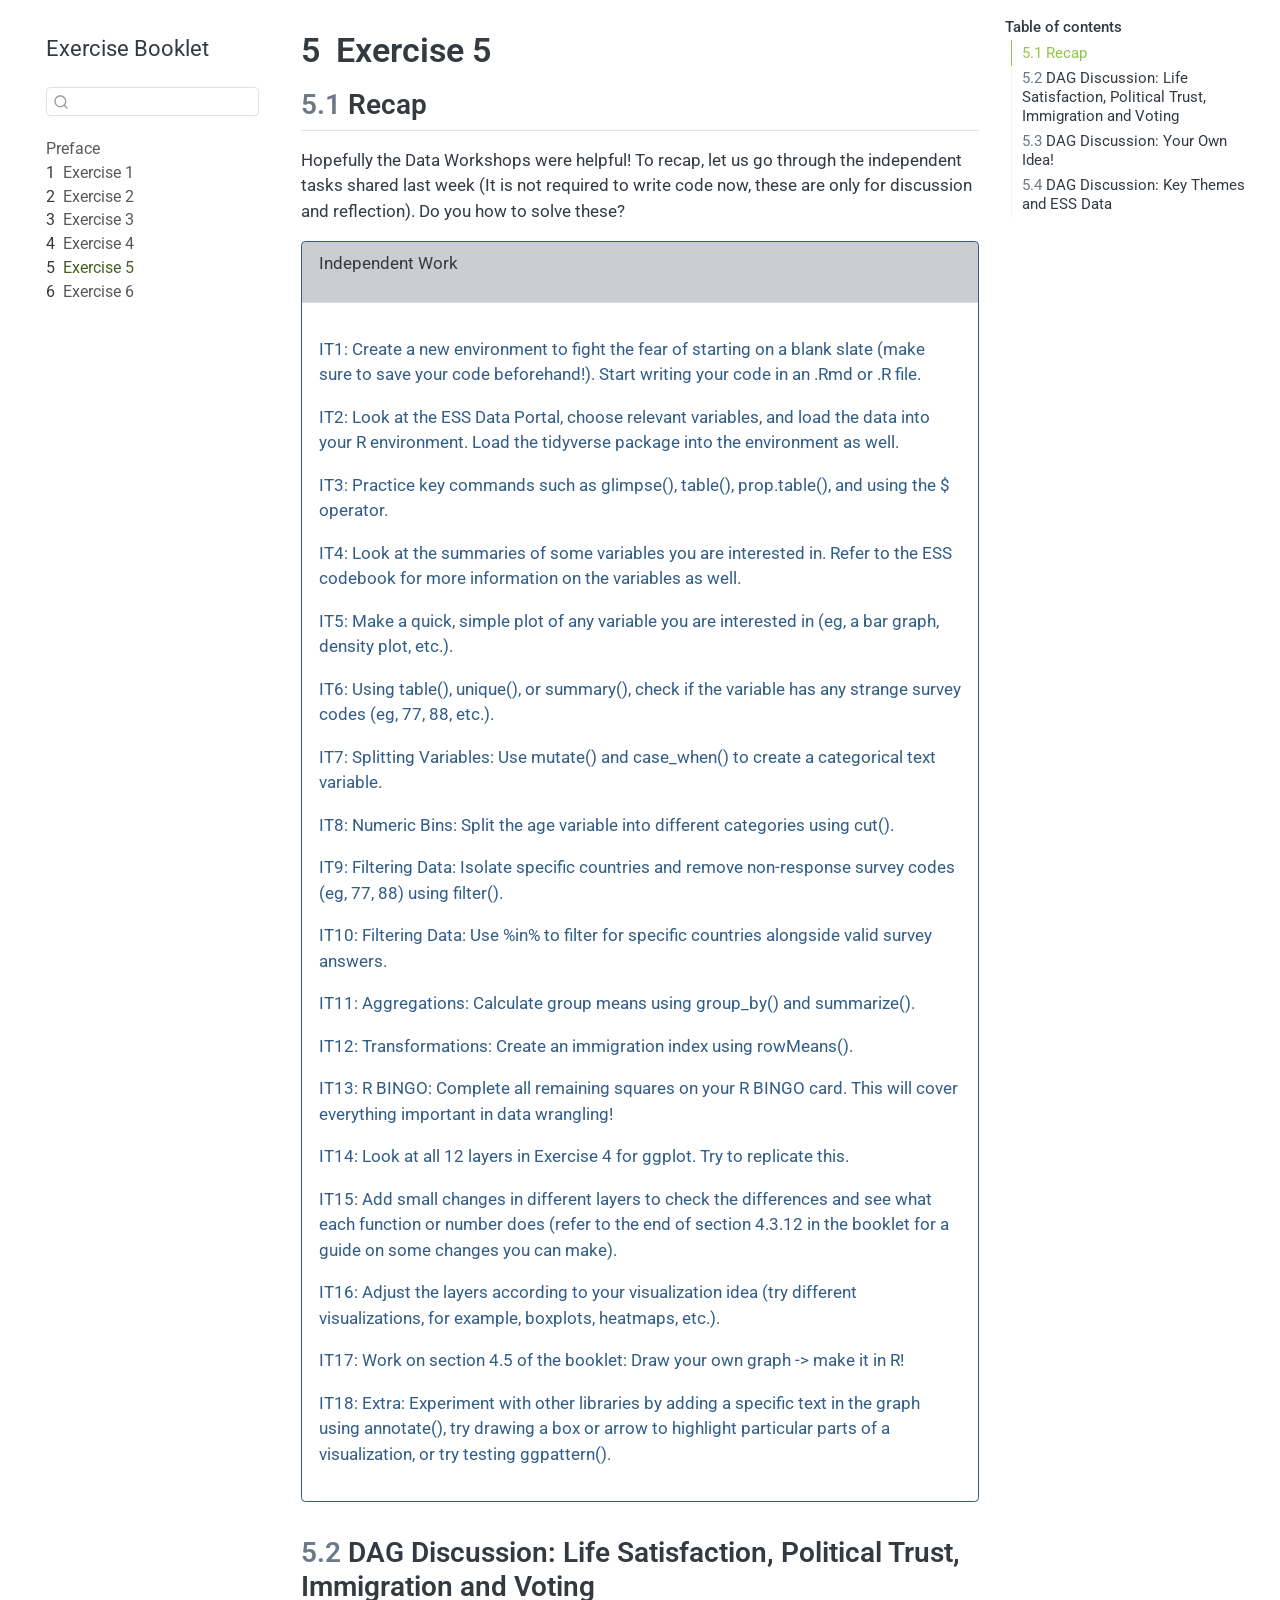
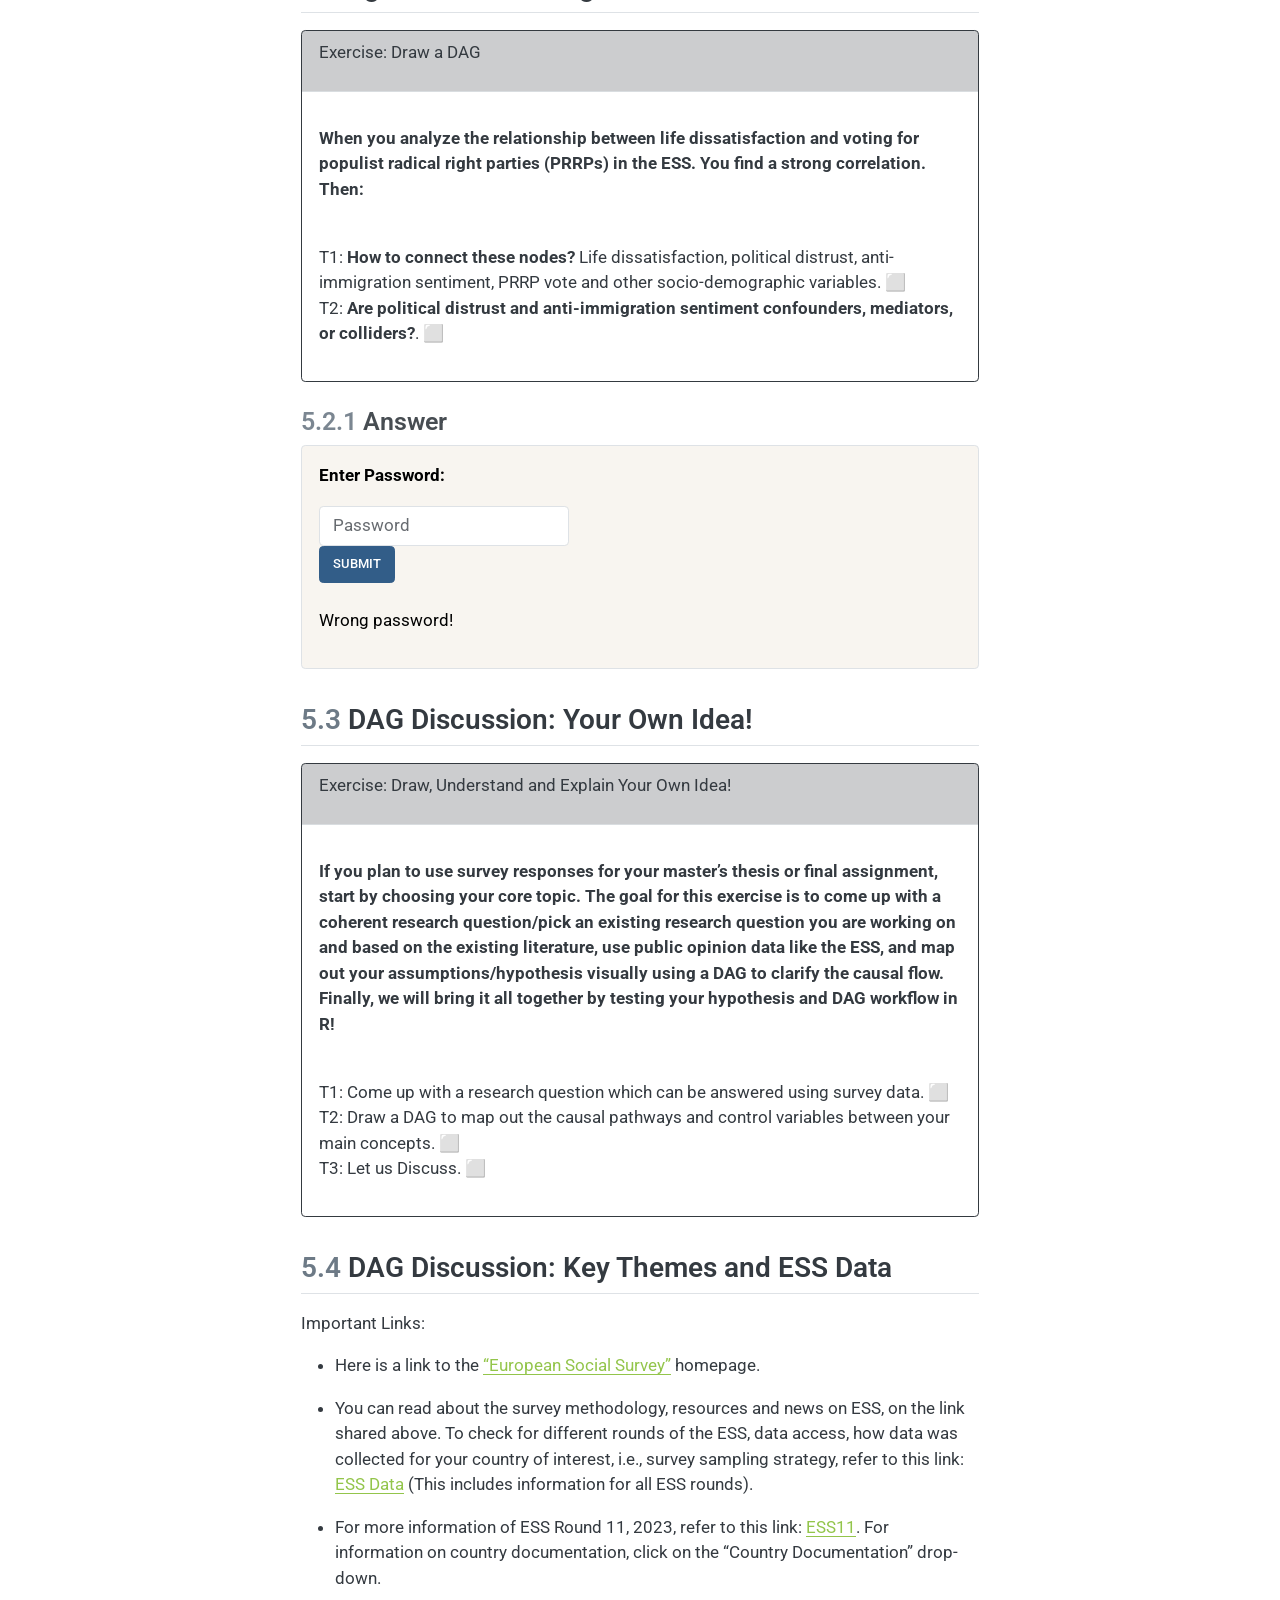
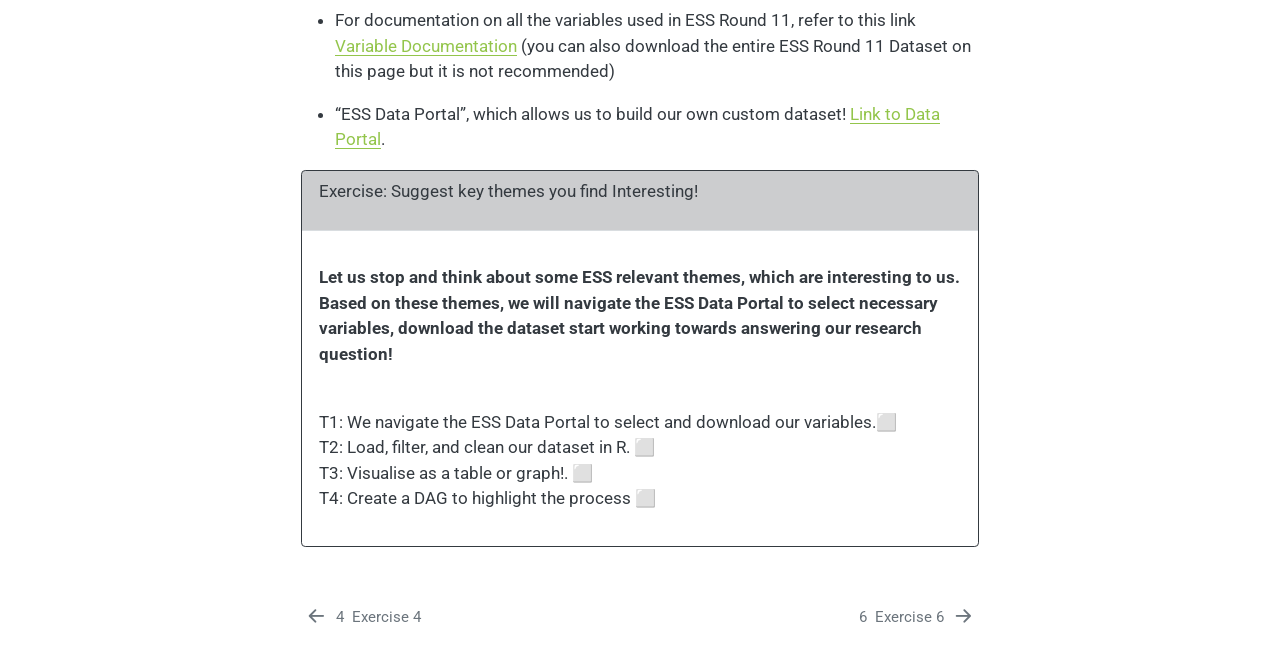
<file: PublicOpinionResearch_Exercises/_book/Exercise_5.html>
<!DOCTYPE html>
<html xmlns="http://www.w3.org/1999/xhtml" lang="en" xml:lang="en"><head>

<meta charset="utf-8">
<meta name="generator" content="quarto-1.9.37">

<meta name="viewport" content="width=device-width, initial-scale=1.0, user-scalable=yes">


<title>5&nbsp; Exercise 5 – Exercise Booklet</title>
<style>
/* Default styles provided by pandoc.
** See https://pandoc.org/MANUAL.html#variables-for-html for config info.
*/
code{white-space: pre-wrap;}
span.smallcaps{font-variant: small-caps;}
div.columns{display: flex; gap: min(4vw, 1.5em);}
div.column{flex: auto; overflow-x: auto;}
div.hanging-indent{margin-left: 1.5em; text-indent: -1.5em;}
ul.task-list{list-style: none;}
ul.task-list li input[type="checkbox"] {
  width: 0.8em;
  margin: 0 0.8em 0.2em -1em; /* quarto-specific, see https://github.com/quarto-dev/quarto-cli/issues/4556 */ 
  vertical-align: middle;
}
</style>


<script src="site_libs/quarto-nav/quarto-nav.js"></script>
<script src="site_libs/quarto-nav/headroom.min.js"></script>
<script src="site_libs/clipboard/clipboard.min.js"></script>
<script src="site_libs/quarto-search/autocomplete.umd.js"></script>
<script src="site_libs/quarto-search/fuse.min.js"></script>
<script src="site_libs/quarto-search/quarto-search.js"></script>
<meta name="quarto:offset" content="./">
<link href="./Exercise_6.html" rel="next">
<link href="./Exercise_4.html" rel="prev">
<script src="site_libs/quarto-html/quarto.js" type="module"></script>
<script src="site_libs/quarto-html/tabsets/tabsets.js" type="module"></script>
<script src="site_libs/quarto-html/popper.min.js"></script>
<script src="site_libs/quarto-html/tippy.umd.min.js"></script>
<script src="site_libs/quarto-html/anchor.min.js"></script>
<link href="site_libs/quarto-html/tippy.css" rel="stylesheet">
<link href="site_libs/quarto-html/quarto-syntax-highlighting-7f8f88aac4f3542376d5c11b86a4c14d.css" rel="stylesheet" id="quarto-text-highlighting-styles">
<script src="site_libs/bootstrap/bootstrap.min.js"></script>
<link href="site_libs/bootstrap/bootstrap-icons.css" rel="stylesheet">
<link href="site_libs/bootstrap/bootstrap-12dbc0c64bc7d78fb3aaa13411330519.min.css" rel="stylesheet" append-hash="true" id="quarto-bootstrap" data-mode="light">
<script id="quarto-search-options" type="application/json">{
  "location": "sidebar",
  "copy-button": false,
  "collapse-after": 3,
  "panel-placement": "start",
  "type": "textbox",
  "limit": 50,
  "keyboard-shortcut": [
    "f",
    "/",
    "s"
  ],
  "show-item-context": false,
  "language": {
    "search-no-results-text": "No results",
    "search-matching-documents-text": "matching documents",
    "search-copy-link-title": "Copy link to search",
    "search-hide-matches-text": "Hide additional matches",
    "search-more-match-text": "more match in this document",
    "search-more-matches-text": "more matches in this document",
    "search-clear-button-title": "Clear",
    "search-text-placeholder": "",
    "search-detached-cancel-button-title": "Cancel",
    "search-submit-button-title": "Submit",
    "search-label": "Search"
  }
}</script>


</head>

<body class="nav-sidebar floating quarto-light">

<div id="quarto-search-results"></div>
  <header id="quarto-header" class="headroom fixed-top">
  <nav class="quarto-secondary-nav">
    <div class="container-fluid d-flex">
      <button type="button" class="quarto-btn-toggle btn" data-bs-toggle="collapse" role="button" data-bs-target=".quarto-sidebar-collapse-item" aria-controls="quarto-sidebar" aria-expanded="false" aria-label="Toggle sidebar navigation" onclick="if (window.quartoToggleHeadroom) { window.quartoToggleHeadroom(); }">
        <i class="bi bi-layout-text-sidebar-reverse"></i>
      </button>
        <nav class="quarto-page-breadcrumbs" aria-label="breadcrumb"><ol class="breadcrumb"><li class="breadcrumb-item"><a href="./Exercise_5.html"><span class="chapter-number">5</span>&nbsp; <span class="chapter-title">Exercise 5</span></a></li></ol></nav>
        <a class="flex-grow-1" role="navigation" data-bs-toggle="collapse" data-bs-target=".quarto-sidebar-collapse-item" aria-controls="quarto-sidebar" aria-expanded="false" aria-label="Toggle sidebar navigation" onclick="if (window.quartoToggleHeadroom) { window.quartoToggleHeadroom(); }">      
        </a>
      <button type="button" class="btn quarto-search-button" aria-label="Search" onclick="window.quartoOpenSearch();">
        <i class="bi bi-search"></i>
      </button>
    </div>
  </nav>
</header>
<!-- content -->
<div id="quarto-content" class="quarto-container page-columns page-rows-contents page-layout-article">
<!-- sidebar -->
  <nav id="quarto-sidebar" class="sidebar collapse collapse-horizontal quarto-sidebar-collapse-item sidebar-navigation floating overflow-auto">
    <div class="pt-lg-2 mt-2 text-left sidebar-header">
    <div class="sidebar-title mb-0 py-0">
      <a href="./">Exercise Booklet</a> 
    </div>
      </div>
        <div class="mt-2 flex-shrink-0 align-items-center">
        <div class="sidebar-search">
        <div id="quarto-search" class="" title="Search"></div>
        </div>
        </div>
    <div class="sidebar-menu-container"> 
    <ul class="list-unstyled mt-1">
        <li class="sidebar-item">
  <div class="sidebar-item-container"> 
  <a href="./index.html" class="sidebar-item-text sidebar-link">
 <span class="menu-text">Preface</span></a>
  </div>
</li>
        <li class="sidebar-item">
  <div class="sidebar-item-container"> 
  <a href="./intro.html" class="sidebar-item-text sidebar-link">
 <span class="menu-text"><span class="chapter-number">1</span>&nbsp; <span class="chapter-title">Exercise 1</span></span></a>
  </div>
</li>
        <li class="sidebar-item">
  <div class="sidebar-item-container"> 
  <a href="./Exercise_2.html" class="sidebar-item-text sidebar-link">
 <span class="menu-text"><span class="chapter-number">2</span>&nbsp; <span class="chapter-title">Exercise 2</span></span></a>
  </div>
</li>
        <li class="sidebar-item">
  <div class="sidebar-item-container"> 
  <a href="./Exercise_3.html" class="sidebar-item-text sidebar-link">
 <span class="menu-text"><span class="chapter-number">3</span>&nbsp; <span class="chapter-title">Exercise 3</span></span></a>
  </div>
</li>
        <li class="sidebar-item">
  <div class="sidebar-item-container"> 
  <a href="./Exercise_4.html" class="sidebar-item-text sidebar-link">
 <span class="menu-text"><span class="chapter-number">4</span>&nbsp; <span class="chapter-title">Exercise 4</span></span></a>
  </div>
</li>
        <li class="sidebar-item">
  <div class="sidebar-item-container"> 
  <a href="./Exercise_5.html" class="sidebar-item-text sidebar-link active">
 <span class="menu-text"><span class="chapter-number">5</span>&nbsp; <span class="chapter-title">Exercise 5</span></span></a>
  </div>
</li>
        <li class="sidebar-item">
  <div class="sidebar-item-container"> 
  <a href="./Exercise_6.html" class="sidebar-item-text sidebar-link">
 <span class="menu-text"><span class="chapter-number">6</span>&nbsp; <span class="chapter-title">Exercise 6</span></span></a>
  </div>
</li>
    </ul>
    </div>
</nav>
<div id="quarto-sidebar-glass" class="quarto-sidebar-collapse-item" data-bs-toggle="collapse" data-bs-target=".quarto-sidebar-collapse-item"></div>
<!-- margin-sidebar -->
    <div id="quarto-margin-sidebar" class="sidebar margin-sidebar">
        <nav id="TOC" role="doc-toc" class="toc-active">
    <h2 id="toc-title">Table of contents</h2>
   
  <ul>
  <li><a href="#recap" id="toc-recap" class="nav-link active" data-scroll-target="#recap"><span class="header-section-number">5.1</span> Recap</a></li>
  <li><a href="#dag-discussion-life-satisfaction-political-trust-immigration-and-voting" id="toc-dag-discussion-life-satisfaction-political-trust-immigration-and-voting" class="nav-link" data-scroll-target="#dag-discussion-life-satisfaction-political-trust-immigration-and-voting"><span class="header-section-number">5.2</span> DAG Discussion: Life Satisfaction, Political Trust, Immigration and Voting</a>
  <ul class="collapse">
  <li><a href="#answer" id="toc-answer" class="nav-link" data-scroll-target="#answer"><span class="header-section-number">5.2.1</span> Answer</a></li>
  </ul></li>
  <li><a href="#dag-discussion-your-own-idea" id="toc-dag-discussion-your-own-idea" class="nav-link" data-scroll-target="#dag-discussion-your-own-idea"><span class="header-section-number">5.3</span> DAG Discussion: Your Own Idea!</a></li>
  <li><a href="#dag-discussion-key-themes-and-ess-data" id="toc-dag-discussion-key-themes-and-ess-data" class="nav-link" data-scroll-target="#dag-discussion-key-themes-and-ess-data"><span class="header-section-number">5.4</span> DAG Discussion: Key Themes and ESS Data</a></li>
  </ul>
</nav>
    </div>
<!-- main -->
<main class="content" id="quarto-document-content">

<header id="title-block-header" class="quarto-title-block default">
<div class="quarto-title">
<h1 class="title"><span class="chapter-number">5</span>&nbsp; <span class="chapter-title">Exercise 5</span></h1>
</div>



<div class="quarto-title-meta">

    
  
    
  </div>
  


</header>


<section id="recap" class="level2" data-number="5.1">
<h2 data-number="5.1" class="anchored" data-anchor-id="recap"><span class="header-section-number">5.1</span> Recap</h2>
<p>Hopefully the Data Workshops were helpful! To recap, let us go through the independent tasks shared last week (It is not required to write code now, these are only for discussion and reflection). Do you how to solve these?</p>
<div class="col-sm-6">
<div class="card border-primary mb-3" style="max-width: 50rem;">
<div class="card-header">
<p>Independent Work</p>
</div>
<div class="card-body text-primary">
<p class="card-text">
</p><p>IT1: Create a new environment to fight the fear of starting on a blank slate (make sure to save your code beforehand!). Start writing your code in an .Rmd or .R file.</p>
<p>IT2: Look at the ESS Data Portal, choose relevant variables, and load the data into your R environment. Load the tidyverse package into the environment as well.</p>
<p>IT3: Practice key commands such as glimpse(), table(), prop.table(), and using the $ operator.</p>
<p>IT4: Look at the summaries of some variables you are interested in. Refer to the ESS codebook for more information on the variables as well.</p>
<p>IT5: Make a quick, simple plot of any variable you are interested in (eg, a bar graph, density plot, etc.).</p>
<p>IT6: Using table(), unique(), or summary(), check if the variable has any strange survey codes (eg, 77, 88, etc.).</p>
<p>IT7: Splitting Variables: Use mutate() and case_when() to create a categorical text variable.</p>
<p>IT8: Numeric Bins: Split the age variable into different categories using cut().</p>
<p>IT9: Filtering Data: Isolate specific countries and remove non-response survey codes (eg, 77, 88) using filter().</p>
<p>IT10: Filtering Data: Use %in% to filter for specific countries alongside valid survey answers.</p>
<p>IT11: Aggregations: Calculate group means using group_by() and summarize().</p>
<p>IT12: Transformations: Create an immigration index using rowMeans().</p>
<p>IT13: R BINGO: Complete all remaining squares on your R BINGO card. This will cover everything important in data wrangling!</p>
<p>IT14: Look at all 12 layers in Exercise 4 for ggplot. Try to replicate this.</p>
<p>IT15: Add small changes in different layers to check the differences and see what each function or number does (refer to the end of section 4.3.12 in the booklet for a guide on some changes you can make).</p>
<p>IT16: Adjust the layers according to your visualization idea (try different visualizations, for example, boxplots, heatmaps, etc.).</p>
<p>IT17: Work on section 4.5 of the booklet: Draw your own graph -&gt; make it in R!</p>
<p>IT18: Extra: Experiment with other libraries by adding a specific text in the graph using annotate(), try drawing a box or arrow to highlight particular parts of a visualization, or try testing ggpattern().</p>
<p></p>
</div>
</div>
</div>
</section>
<section id="dag-discussion-life-satisfaction-political-trust-immigration-and-voting" class="level2" data-number="5.2">
<h2 data-number="5.2" class="anchored" data-anchor-id="dag-discussion-life-satisfaction-political-trust-immigration-and-voting"><span class="header-section-number">5.2</span> DAG Discussion: Life Satisfaction, Political Trust, Immigration and Voting</h2>
<div class="row">
<div class="col-sm-6">
<div class="card border-dark mb-3" style="max-width: 40rem;">
<div class="card-header">
<p>Exercise: Draw a DAG</p>
</div>
<div class="card-body text-dark">
<p class="card-text">
</p><p><strong>When you analyze the relationship between life dissatisfaction and voting for populist radical right parties (PRRPs) in the ESS. You find a strong correlation. Then: </strong><br><br></p>
<p>T1: <strong>How to connect these nodes?</strong> Life dissatisfaction, political distrust, anti-immigration sentiment, PRRP vote and other socio-demographic variables. ⬜<br> T2: <strong>Are political distrust and anti-immigration sentiment confounders, mediators, or colliders?</strong>. ⬜<br></p>
<p></p>
</div>
</div>
</div>
</div>
<section id="answer" class="level3" data-number="5.2.1">
<h3 data-number="5.2.1" class="anchored" data-anchor-id="answer"><span class="header-section-number">5.2.1</span> Answer</h3>
<div class="border p-3 rounded bg-light">
<p><strong>Enter Password:</strong></p>
<div class="input-group my-2" style="max-width: 300px;">
<p><input type="password" id="pass" class="form-control" placeholder="Password"> <button class="btn btn-primary" onclick="check()">Submit</button></p>
</div>
<p id="wrong" class="text-danger" style="display:none;">
</p><p>Wrong password!</p>
<p></p>
<div id="right" class="mt-3" style="display:none;">
<p class="text-success fw-bold">
</p><p>Answer:</p>
<p></p>
<p><img src="DAG.png" class="img-fluid rounded border" style="max-width: 100%; height: auto;"></p>
<p>
Lindholm, A., Lutz, G., &amp; Green, E. G. (2025). Life dissatisfaction and the right-wing populist vote: Evidence from the European Social Survey. American Behavioral Scientist, 69(5), 604-624.
</p>
</div>
</div>
<script>
function check() {
  var input = document.getElementById("pass").value;
  if (input === "por2026") {
    document.getElementById("right").style.display = "block";
    document.getElementById("wrong").style.display = "none";
  } else {
    document.getElementById("right").style.display = "none";
    document.getElementById("wrong").style.display = "block";
  }
}
</script>
</section>
</section>
<section id="dag-discussion-your-own-idea" class="level2" data-number="5.3">
<h2 data-number="5.3" class="anchored" data-anchor-id="dag-discussion-your-own-idea"><span class="header-section-number">5.3</span> DAG Discussion: Your Own Idea!</h2>
<div class="row">
<div class="col-sm-6">
<div class="card border-dark mb-3" style="max-width: 40rem;">
<div class="card-header">
<p>Exercise: Draw, Understand and Explain Your Own Idea!</p>
</div>
<div class="card-body text-dark">
<p class="card-text">
</p><p><strong>If you plan to use survey responses for your master’s thesis or final assignment, start by choosing your core topic. The goal for this exercise is to come up with a coherent research question/pick an existing research question you are working on and based on the existing literature, use public opinion data like the ESS, and map out your assumptions/hypothesis visually using a DAG to clarify the causal flow. Finally, we will bring it all together by testing your hypothesis and DAG workflow in R!</strong><br><br></p>
<p>T1: Come up with a research question which can be answered using survey data. ⬜<br> T2: Draw a DAG to map out the causal pathways and control variables between your main concepts. ⬜<br> T3: Let us Discuss. ⬜<br></p>
<p></p>
</div>
</div>
</div>
</div>
</section>
<section id="dag-discussion-key-themes-and-ess-data" class="level2" data-number="5.4">
<h2 data-number="5.4" class="anchored" data-anchor-id="dag-discussion-key-themes-and-ess-data"><span class="header-section-number">5.4</span> DAG Discussion: Key Themes and ESS Data</h2>
<p>Important Links:</p>
<ul>
<li><p>Here is a link to the <a href="https://www.europeansocialsurvey.org/">“European Social Survey”</a> homepage.</p></li>
<li><p>You can read about the survey methodology, resources and news on ESS, on the link shared above. To check for different rounds of the ESS, data access, how data was collected for your country of interest, i.e., survey sampling strategy, refer to this link: <a href="https://ess.sikt.no/en/series/321b06ad-1b98-4b7d-93ad-ca8a24e8788a">ESS Data</a> (This includes information for all ESS rounds).</p></li>
<li><p>For more information of ESS Round 11, 2023, refer to this link: <a href="https://ess.sikt.no/en/study/412db4fe-c77a-4e98-8ea4-6c19007f551b/">ESS11</a>. For information on country documentation, click on the “Country Documentation” drop-down.</p></li>
<li><p>For documentation on all the variables used in ESS Round 11, refer to this link <a href="https://ess.sikt.no/en/datafile/242aaa39-3bbb-40f5-98bf-bfb1ce53d8ef">Variable Documentation</a> (you can also download the entire ESS Round 11 Dataset on this page but it is not recommended)</p></li>
<li><p>“ESS Data Portal”, which allows us to build our own custom dataset! <a href="https://ess.sikt.no/en/data-builder/">Link to Data Portal</a>.</p></li>
</ul>
<div class="row">
<div class="col-sm-6">
<div class="card border-dark mb-3" style="max-width: 40rem;">
<div class="card-header">
<p>Exercise: Suggest key themes you find Interesting!</p>
</div>
<div class="card-body text-dark">
<p class="card-text">
</p><p><strong>Let us stop and think about some ESS relevant themes, which are interesting to us. Based on these themes, we will navigate the ESS Data Portal to select necessary variables, download the dataset start working towards answering our research question!</strong><br><br></p>
<p>T1: We navigate the ESS Data Portal to select and download our variables.⬜<br> T2: Load, filter, and clean our dataset in R. ⬜<br> T3: Visualise as a table or graph!. ⬜<br> T4: Create a DAG to highlight the process ⬜</p>
<p></p>
</div>
</div>
</div>
</div>


</section>

</main> <!-- /main -->
<script id="quarto-html-after-body" type="application/javascript">
  window.document.addEventListener("DOMContentLoaded", function (event) {
    const icon = "";
    const anchorJS = new window.AnchorJS();
    anchorJS.options = {
      placement: 'right',
      icon: icon
    };
    anchorJS.add('.anchored');
    const isCodeAnnotation = (el) => {
      for (const clz of el.classList) {
        if (clz.startsWith('code-annotation-')) {                     
          return true;
        }
      }
      return false;
    }
    const onCopySuccess = function(e) {
      // button target
      const button = e.trigger;
      // don't keep focus
      button.blur();
      // flash "checked"
      button.classList.add('code-copy-button-checked');
      var currentTitle = button.getAttribute("title");
      button.setAttribute("title", "Copied!");
      let tooltip;
      if (window.bootstrap) {
        button.setAttribute("data-bs-toggle", "tooltip");
        button.setAttribute("data-bs-placement", "left");
        button.setAttribute("data-bs-title", "Copied!");
        tooltip = new bootstrap.Tooltip(button, 
          { trigger: "manual", 
            customClass: "code-copy-button-tooltip",
            offset: [0, -8]});
        tooltip.show();    
      }
      setTimeout(function() {
        if (tooltip) {
          tooltip.hide();
          button.removeAttribute("data-bs-title");
          button.removeAttribute("data-bs-toggle");
          button.removeAttribute("data-bs-placement");
        }
        button.setAttribute("title", currentTitle);
        button.classList.remove('code-copy-button-checked');
      }, 1000);
      // clear code selection
      e.clearSelection();
    }
    const getTextToCopy = function(trigger) {
      const outerScaffold = trigger.parentElement.cloneNode(true);
      const codeEl = outerScaffold.querySelector('code');
      for (const childEl of codeEl.children) {
        if (isCodeAnnotation(childEl)) {
          childEl.remove();
        }
      }
      return codeEl.innerText;
    }
    const clipboard = new window.ClipboardJS('.code-copy-button:not([data-in-quarto-modal])', {
      text: getTextToCopy
    });
    clipboard.on('success', onCopySuccess);
    if (window.document.getElementById('quarto-embedded-source-code-modal')) {
      const clipboardModal = new window.ClipboardJS('.code-copy-button[data-in-quarto-modal]', {
        text: getTextToCopy,
        container: window.document.getElementById('quarto-embedded-source-code-modal')
      });
      clipboardModal.on('success', onCopySuccess);
    }
      var localhostRegex = new RegExp(/^(?:http|https):\/\/localhost\:?[0-9]*\//);
      var mailtoRegex = new RegExp(/^mailto:/);
        var filterRegex = new RegExp('/' + window.location.host + '/');
      var isInternal = (href) => {
          return filterRegex.test(href) || localhostRegex.test(href) || mailtoRegex.test(href);
      }
      // Inspect non-navigation links and adorn them if external
     var links = window.document.querySelectorAll('a[href]:not(.nav-link):not(.navbar-brand):not(.toc-action):not(.sidebar-link):not(.sidebar-item-toggle):not(.pagination-link):not(.no-external):not([aria-hidden]):not(.dropdown-item):not(.quarto-navigation-tool):not(.about-link)');
      for (var i=0; i<links.length; i++) {
        const link = links[i];
        if (!isInternal(link.href)) {
          // undo the damage that might have been done by quarto-nav.js in the case of
          // links that we want to consider external
          if (link.dataset.originalHref !== undefined) {
            link.href = link.dataset.originalHref;
          }
        }
      }
    function tippyHover(el, contentFn, onTriggerFn, onUntriggerFn) {
      const config = {
        allowHTML: true,
        maxWidth: 500,
        delay: 100,
        arrow: false,
        appendTo: function(el) {
            return el.parentElement;
        },
        interactive: true,
        interactiveBorder: 10,
        theme: 'quarto',
        placement: 'bottom-start',
      };
      if (contentFn) {
        config.content = contentFn;
      }
      if (onTriggerFn) {
        config.onTrigger = onTriggerFn;
      }
      if (onUntriggerFn) {
        config.onUntrigger = onUntriggerFn;
      }
      window.tippy(el, config); 
    }
    const noterefs = window.document.querySelectorAll('a[role="doc-noteref"]');
    for (var i=0; i<noterefs.length; i++) {
      const ref = noterefs[i];
      tippyHover(ref, function() {
        // use id or data attribute instead here
        let href = ref.getAttribute('data-footnote-href') || ref.getAttribute('href');
        try { href = new URL(href).hash; } catch {}
        const id = href.replace(/^#\/?/, "");
        const note = window.document.getElementById(id);
        if (note) {
          return note.innerHTML;
        } else {
          return "";
        }
      });
    }
    const xrefs = window.document.querySelectorAll('a.quarto-xref');
    const processXRef = (id, note) => {
      // Strip column container classes
      const stripColumnClz = (el) => {
        el.classList.remove("page-full", "page-columns");
        if (el.children) {
          for (const child of el.children) {
            stripColumnClz(child);
          }
        }
      }
      stripColumnClz(note)
      if (id === null || id.startsWith('sec-')) {
        // Special case sections, only their first couple elements
        const container = document.createElement("div");
        if (note.children && note.children.length > 2) {
          container.appendChild(note.children[0].cloneNode(true));
          for (let i = 1; i < note.children.length; i++) {
            const child = note.children[i];
            if (child.tagName === "P" && child.innerText === "") {
              continue;
            } else {
              container.appendChild(child.cloneNode(true));
              break;
            }
          }
          if (window.Quarto?.typesetMath) {
            window.Quarto.typesetMath(container);
          }
          return container.innerHTML
        } else {
          if (window.Quarto?.typesetMath) {
            window.Quarto.typesetMath(note);
          }
          return note.innerHTML;
        }
      } else {
        // Remove any anchor links if they are present
        const anchorLink = note.querySelector('a.anchorjs-link');
        if (anchorLink) {
          anchorLink.remove();
        }
        if (window.Quarto?.typesetMath) {
          window.Quarto.typesetMath(note);
        }
        if (note.classList.contains("callout")) {
          return note.outerHTML;
        } else {
          return note.innerHTML;
        }
      }
    }
    for (var i=0; i<xrefs.length; i++) {
      const xref = xrefs[i];
      tippyHover(xref, undefined, function(instance) {
        instance.disable();
        let url = xref.getAttribute('href');
        let hash = undefined; 
        if (url.startsWith('#')) {
          hash = url;
        } else {
          try { hash = new URL(url).hash; } catch {}
        }
        if (hash) {
          const id = hash.replace(/^#\/?/, "");
          const note = window.document.getElementById(id);
          if (note !== null) {
            try {
              const html = processXRef(id, note.cloneNode(true));
              instance.setContent(html);
            } finally {
              instance.enable();
              instance.show();
            }
          } else {
            // See if we can fetch this
            fetch(url.split('#')[0])
            .then(res => res.text())
            .then(html => {
              const parser = new DOMParser();
              const htmlDoc = parser.parseFromString(html, "text/html");
              const note = htmlDoc.getElementById(id);
              if (note !== null) {
                const html = processXRef(id, note);
                instance.setContent(html);
              } 
            }).finally(() => {
              instance.enable();
              instance.show();
            });
          }
        } else {
          // See if we can fetch a full url (with no hash to target)
          // This is a special case and we should probably do some content thinning / targeting
          fetch(url)
          .then(res => res.text())
          .then(html => {
            const parser = new DOMParser();
            const htmlDoc = parser.parseFromString(html, "text/html");
            const note = htmlDoc.querySelector('main.content');
            if (note !== null) {
              // This should only happen for chapter cross references
              // (since there is no id in the URL)
              // remove the first header
              if (note.children.length > 0 && note.children[0].tagName === "HEADER") {
                note.children[0].remove();
              }
              const html = processXRef(null, note);
              instance.setContent(html);
            } 
          }).finally(() => {
            instance.enable();
            instance.show();
          });
        }
      }, function(instance) {
      });
    }
        let selectedAnnoteEl;
        const selectorForAnnotation = ( cell, annotation) => {
          let cellAttr = 'data-code-cell="' + cell + '"';
          let lineAttr = 'data-code-annotation="' +  annotation + '"';
          const selector = 'span[' + cellAttr + '][' + lineAttr + ']';
          return selector;
        }
        const selectCodeLines = (annoteEl) => {
          const doc = window.document;
          const targetCell = annoteEl.getAttribute("data-target-cell");
          const targetAnnotation = annoteEl.getAttribute("data-target-annotation");
          const annoteSpan = window.document.querySelector(selectorForAnnotation(targetCell, targetAnnotation));
          const lines = annoteSpan.getAttribute("data-code-lines").split(",");
          const lineIds = lines.map((line) => {
            return targetCell + "-" + line;
          })
          let top = null;
          let height = null;
          let parent = null;
          if (lineIds.length > 0) {
              //compute the position of the single el (top and bottom and make a div)
              const el = window.document.getElementById(lineIds[0]);
              top = el.offsetTop;
              height = el.offsetHeight;
              parent = el.parentElement.parentElement;
            if (lineIds.length > 1) {
              const lastEl = window.document.getElementById(lineIds[lineIds.length - 1]);
              const bottom = lastEl.offsetTop + lastEl.offsetHeight;
              height = bottom - top;
            }
            if (top !== null && height !== null && parent !== null) {
              // cook up a div (if necessary) and position it 
              let div = window.document.getElementById("code-annotation-line-highlight");
              if (div === null) {
                div = window.document.createElement("div");
                div.setAttribute("id", "code-annotation-line-highlight");
                div.style.position = 'absolute';
                parent.appendChild(div);
              }
              div.style.top = top - 2 + "px";
              div.style.height = height + 4 + "px";
              div.style.left = 0;
              let gutterDiv = window.document.getElementById("code-annotation-line-highlight-gutter");
              if (gutterDiv === null) {
                gutterDiv = window.document.createElement("div");
                gutterDiv.setAttribute("id", "code-annotation-line-highlight-gutter");
                gutterDiv.style.position = 'absolute';
                const codeCell = window.document.getElementById(targetCell);
                const gutter = codeCell.querySelector('.code-annotation-gutter');
                gutter.appendChild(gutterDiv);
              }
              gutterDiv.style.top = top - 2 + "px";
              gutterDiv.style.height = height + 4 + "px";
            }
            selectedAnnoteEl = annoteEl;
          }
        };
        const unselectCodeLines = () => {
          const elementsIds = ["code-annotation-line-highlight", "code-annotation-line-highlight-gutter"];
          elementsIds.forEach((elId) => {
            const div = window.document.getElementById(elId);
            if (div) {
              div.remove();
            }
          });
          selectedAnnoteEl = undefined;
        };
          // Handle positioning of the toggle
      window.addEventListener(
        "resize",
        throttle(() => {
          elRect = undefined;
          if (selectedAnnoteEl) {
            selectCodeLines(selectedAnnoteEl);
          }
        }, 10)
      );
      function throttle(fn, ms) {
      let throttle = false;
      let timer;
        return (...args) => {
          if(!throttle) { // first call gets through
              fn.apply(this, args);
              throttle = true;
          } else { // all the others get throttled
              if(timer) clearTimeout(timer); // cancel #2
              timer = setTimeout(() => {
                fn.apply(this, args);
                timer = throttle = false;
              }, ms);
          }
        };
      }
        // Attach click handler to the DT
        const annoteDls = window.document.querySelectorAll('dt[data-target-cell]');
        for (const annoteDlNode of annoteDls) {
          annoteDlNode.addEventListener('click', (event) => {
            const clickedEl = event.target;
            if (clickedEl !== selectedAnnoteEl) {
              unselectCodeLines();
              const activeEl = window.document.querySelector('dt[data-target-cell].code-annotation-active');
              if (activeEl) {
                activeEl.classList.remove('code-annotation-active');
              }
              selectCodeLines(clickedEl);
              clickedEl.classList.add('code-annotation-active');
            } else {
              // Unselect the line
              unselectCodeLines();
              clickedEl.classList.remove('code-annotation-active');
            }
          });
        }
    const findCites = (el) => {
      const parentEl = el.parentElement;
      if (parentEl) {
        const cites = parentEl.dataset.cites;
        if (cites) {
          return {
            el,
            cites: cites.split(' ')
          };
        } else {
          return findCites(el.parentElement)
        }
      } else {
        return undefined;
      }
    };
    var bibliorefs = window.document.querySelectorAll('a[role="doc-biblioref"]');
    for (var i=0; i<bibliorefs.length; i++) {
      const ref = bibliorefs[i];
      const citeInfo = findCites(ref);
      if (citeInfo) {
        tippyHover(citeInfo.el, function() {
          var popup = window.document.createElement('div');
          citeInfo.cites.forEach(function(cite) {
            var citeDiv = window.document.createElement('div');
            citeDiv.classList.add('hanging-indent');
            citeDiv.classList.add('csl-entry');
            var biblioDiv = window.document.getElementById('ref-' + cite);
            if (biblioDiv) {
              citeDiv.innerHTML = biblioDiv.innerHTML;
            }
            popup.appendChild(citeDiv);
          });
          return popup.innerHTML;
        });
      }
    }
  });
  </script>
<nav class="page-navigation">
  <div class="nav-page nav-page-previous">
      <a href="./Exercise_4.html" class="pagination-link" aria-label="Exercise 4">
        <i class="bi bi-arrow-left-short"></i> <span class="nav-page-text"><span class="chapter-number">4</span>&nbsp; <span class="chapter-title">Exercise 4</span></span>
      </a>          
  </div>
  <div class="nav-page nav-page-next">
      <a href="./Exercise_6.html" class="pagination-link" aria-label="Exercise 6">
        <span class="nav-page-text"><span class="chapter-number">6</span>&nbsp; <span class="chapter-title">Exercise 6</span></span> <i class="bi bi-arrow-right-short"></i>
      </a>
  </div>
</nav>
</div> <!-- /content -->




</body></html>
</file>
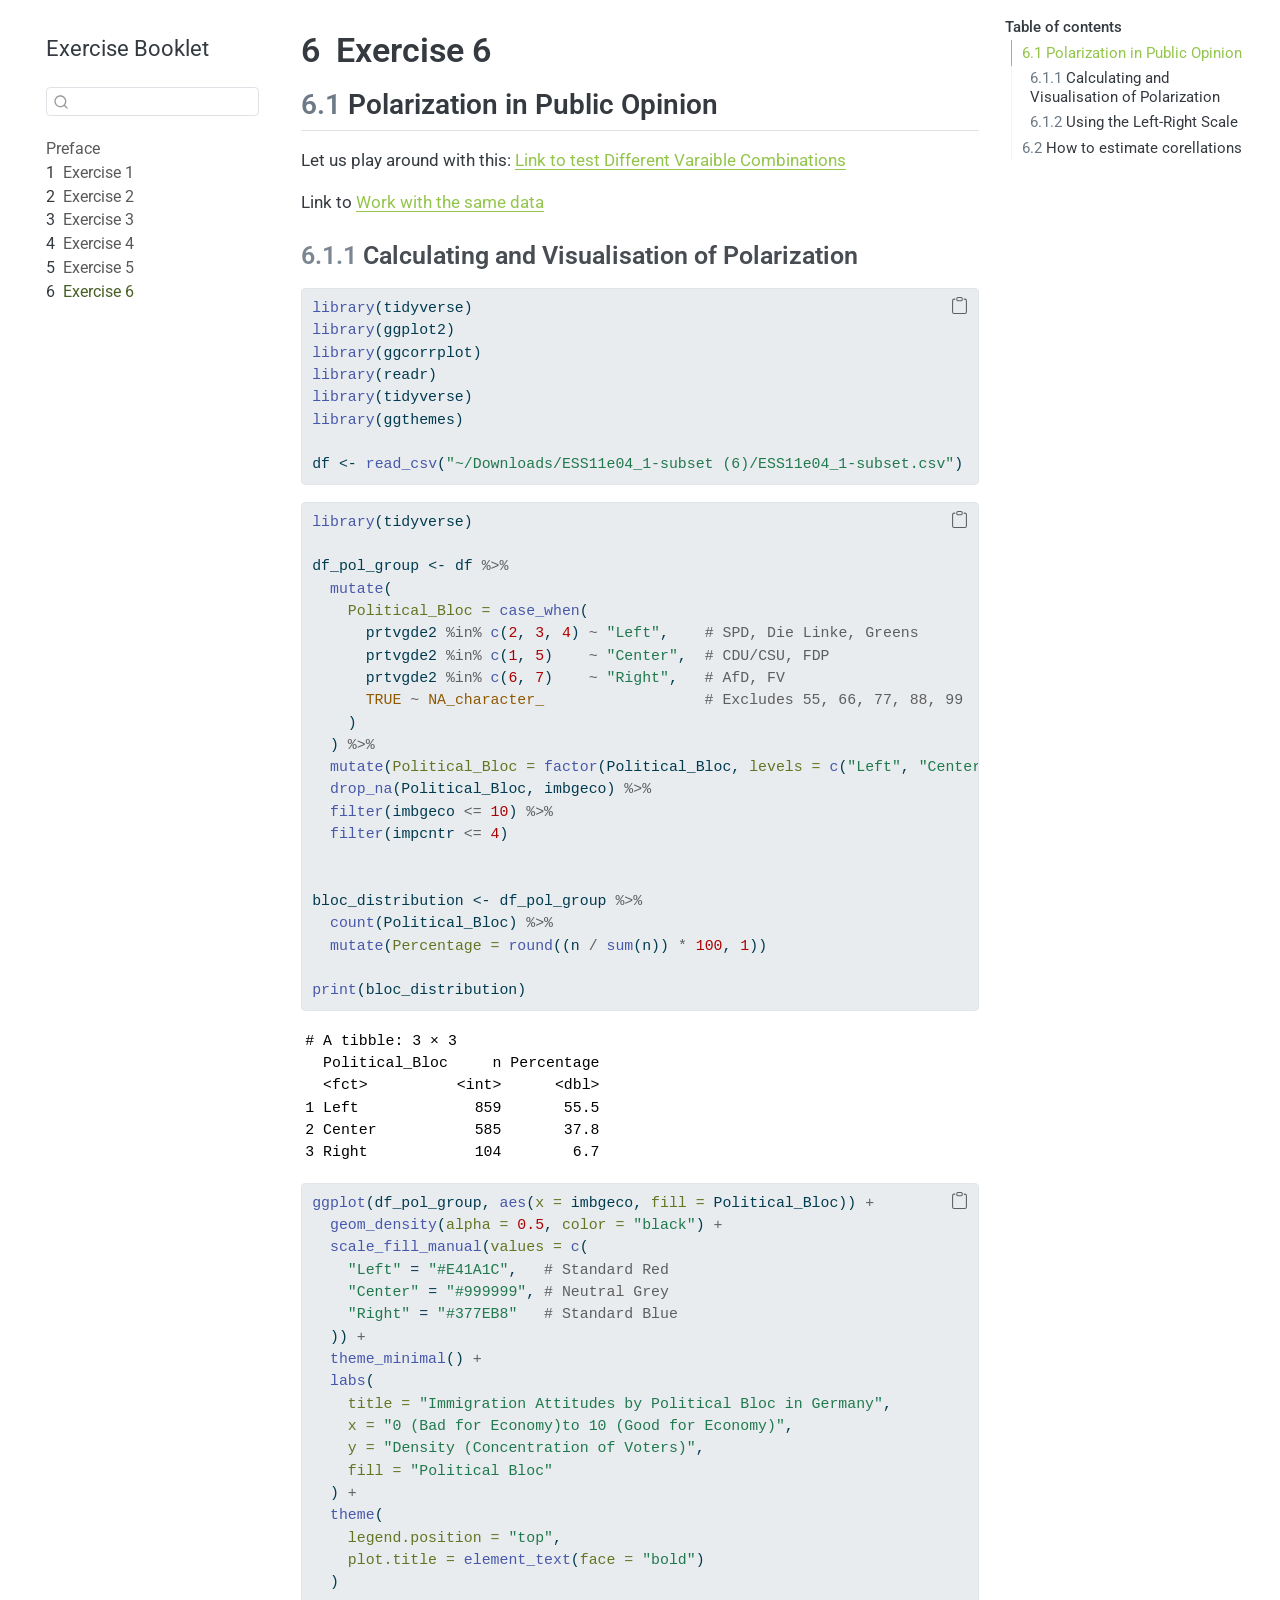
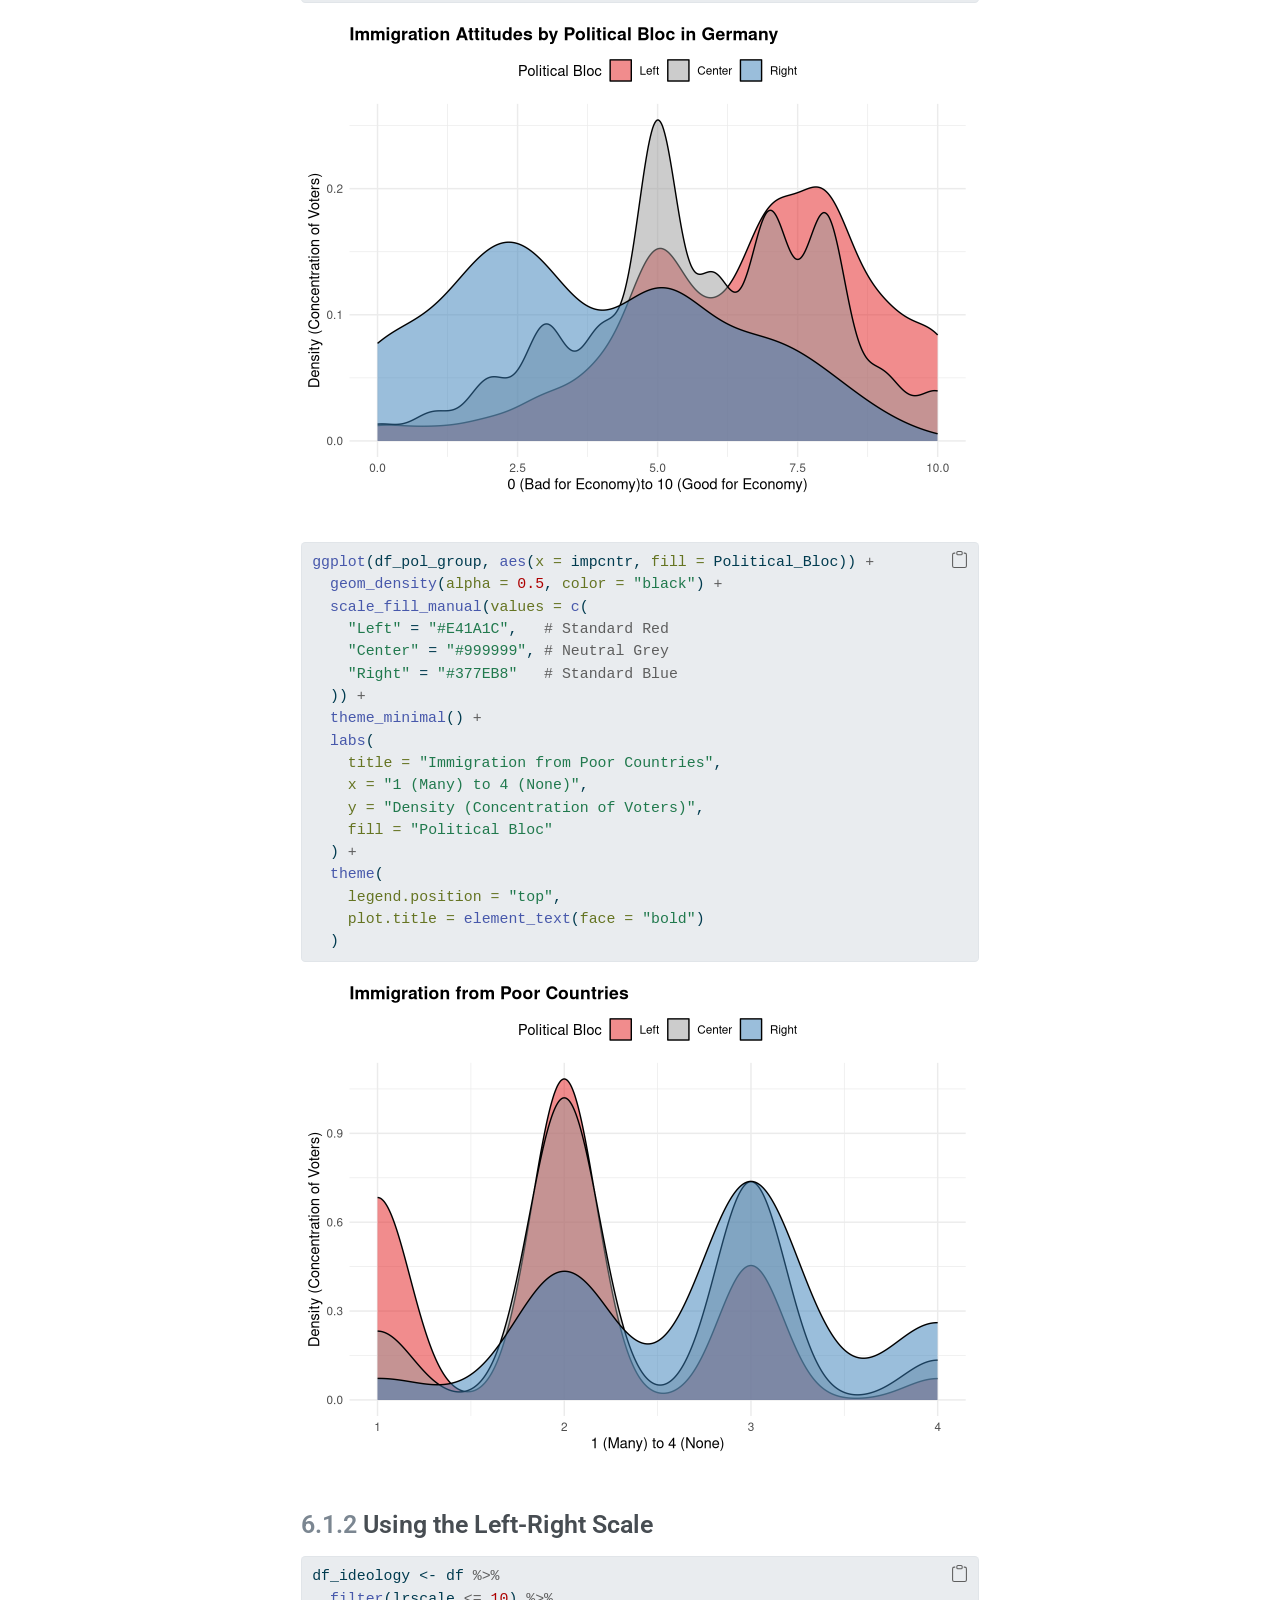
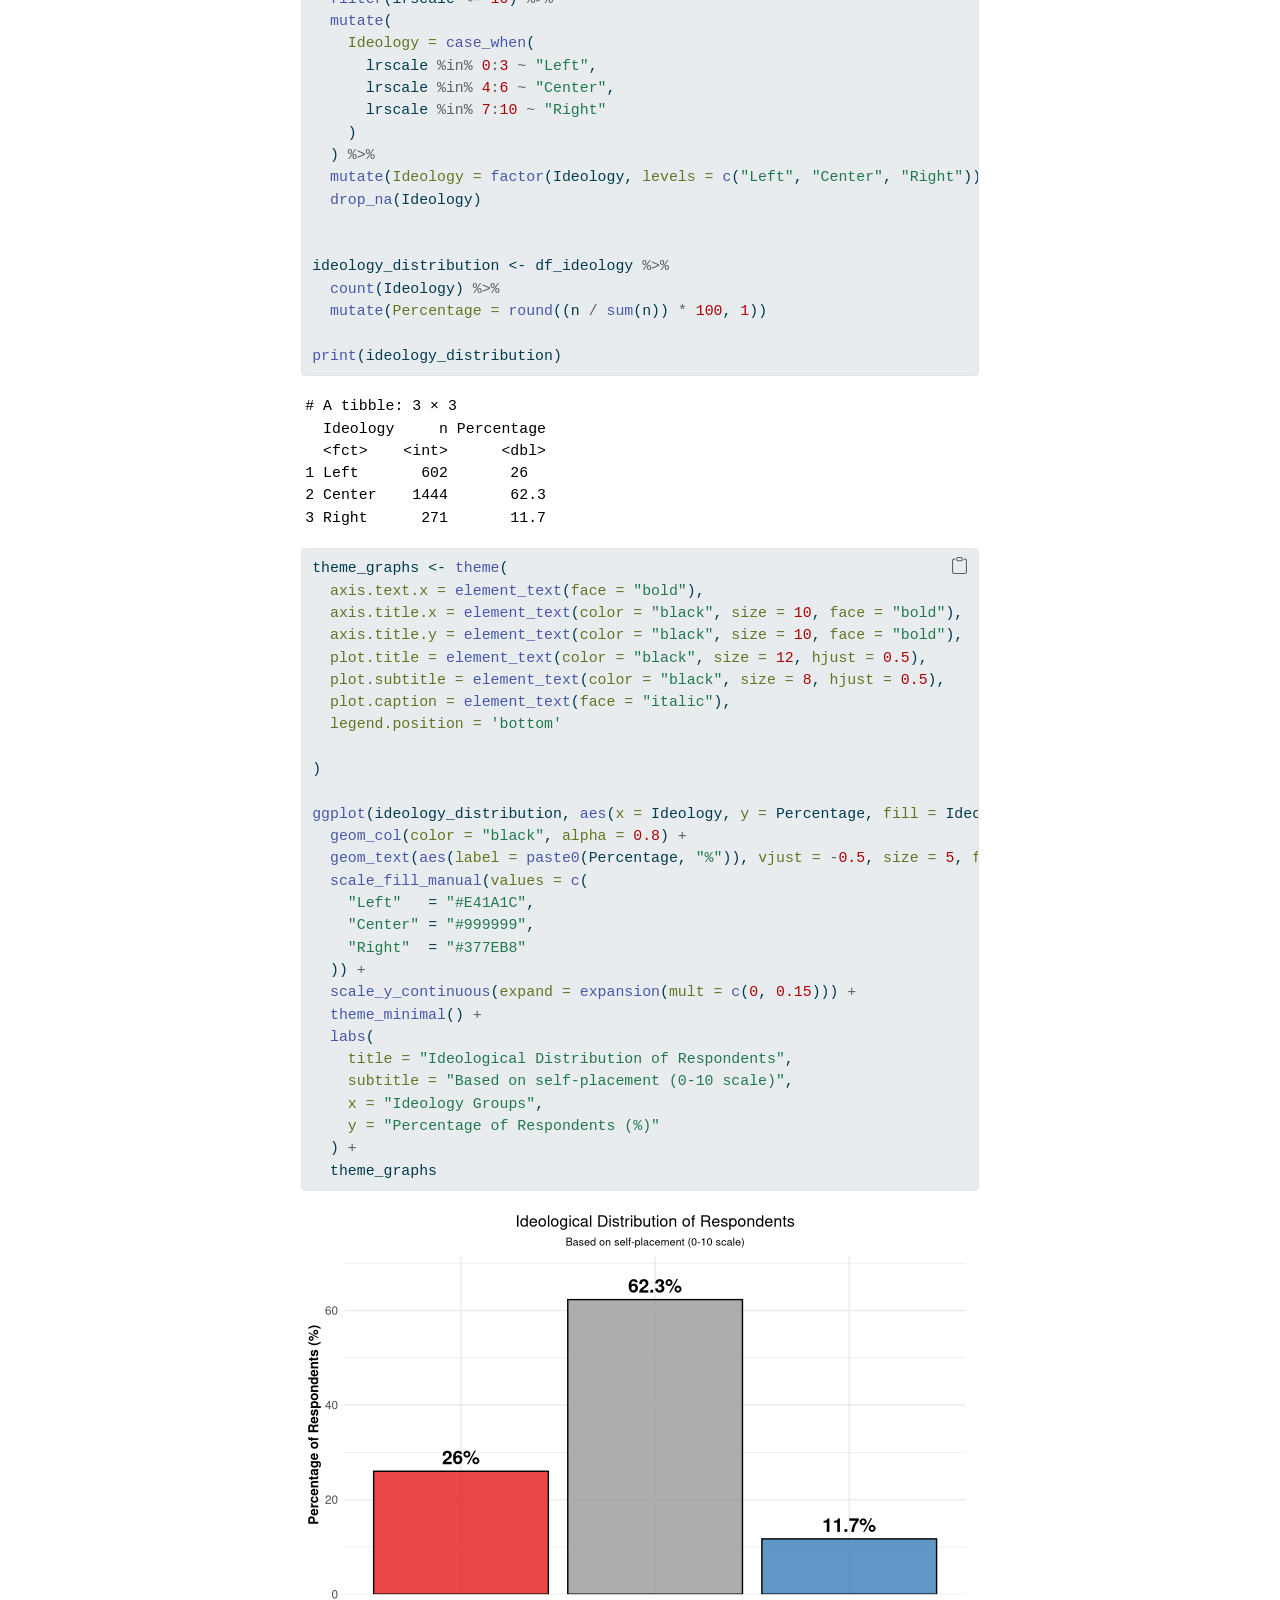
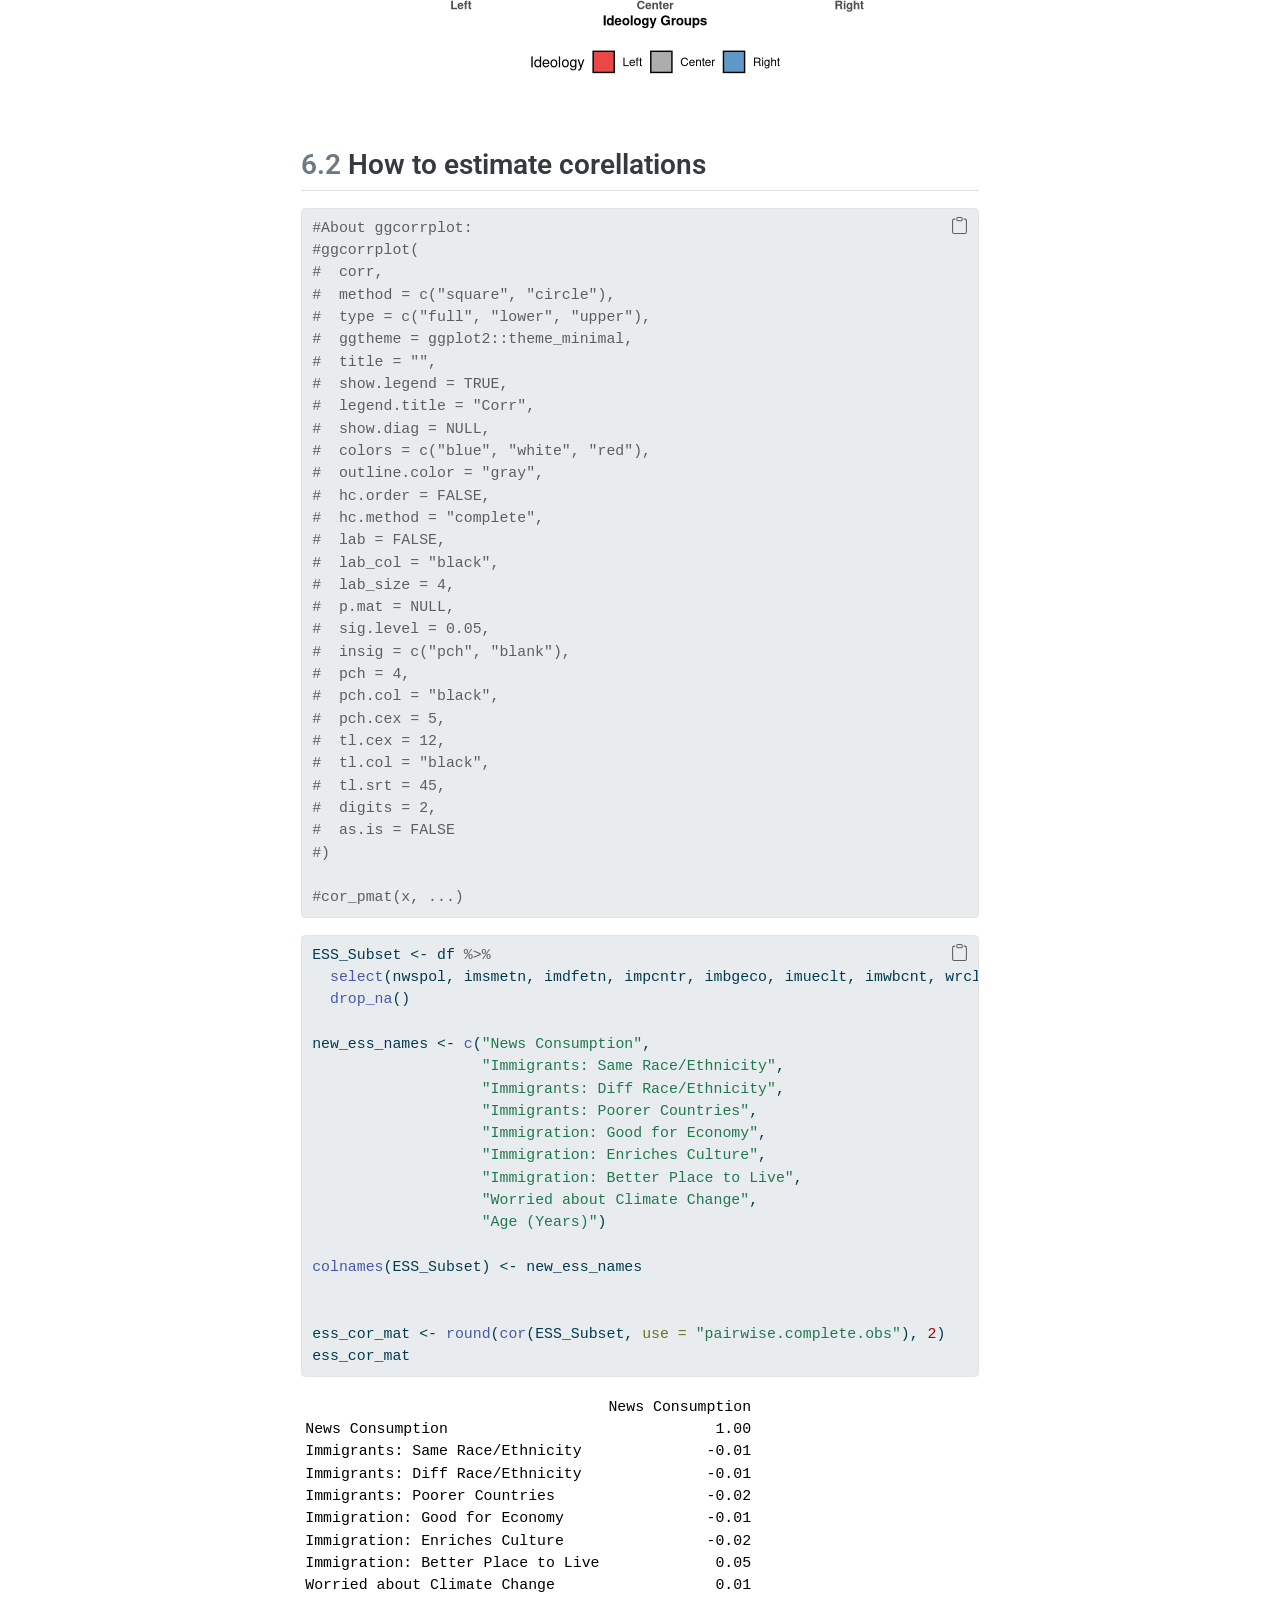
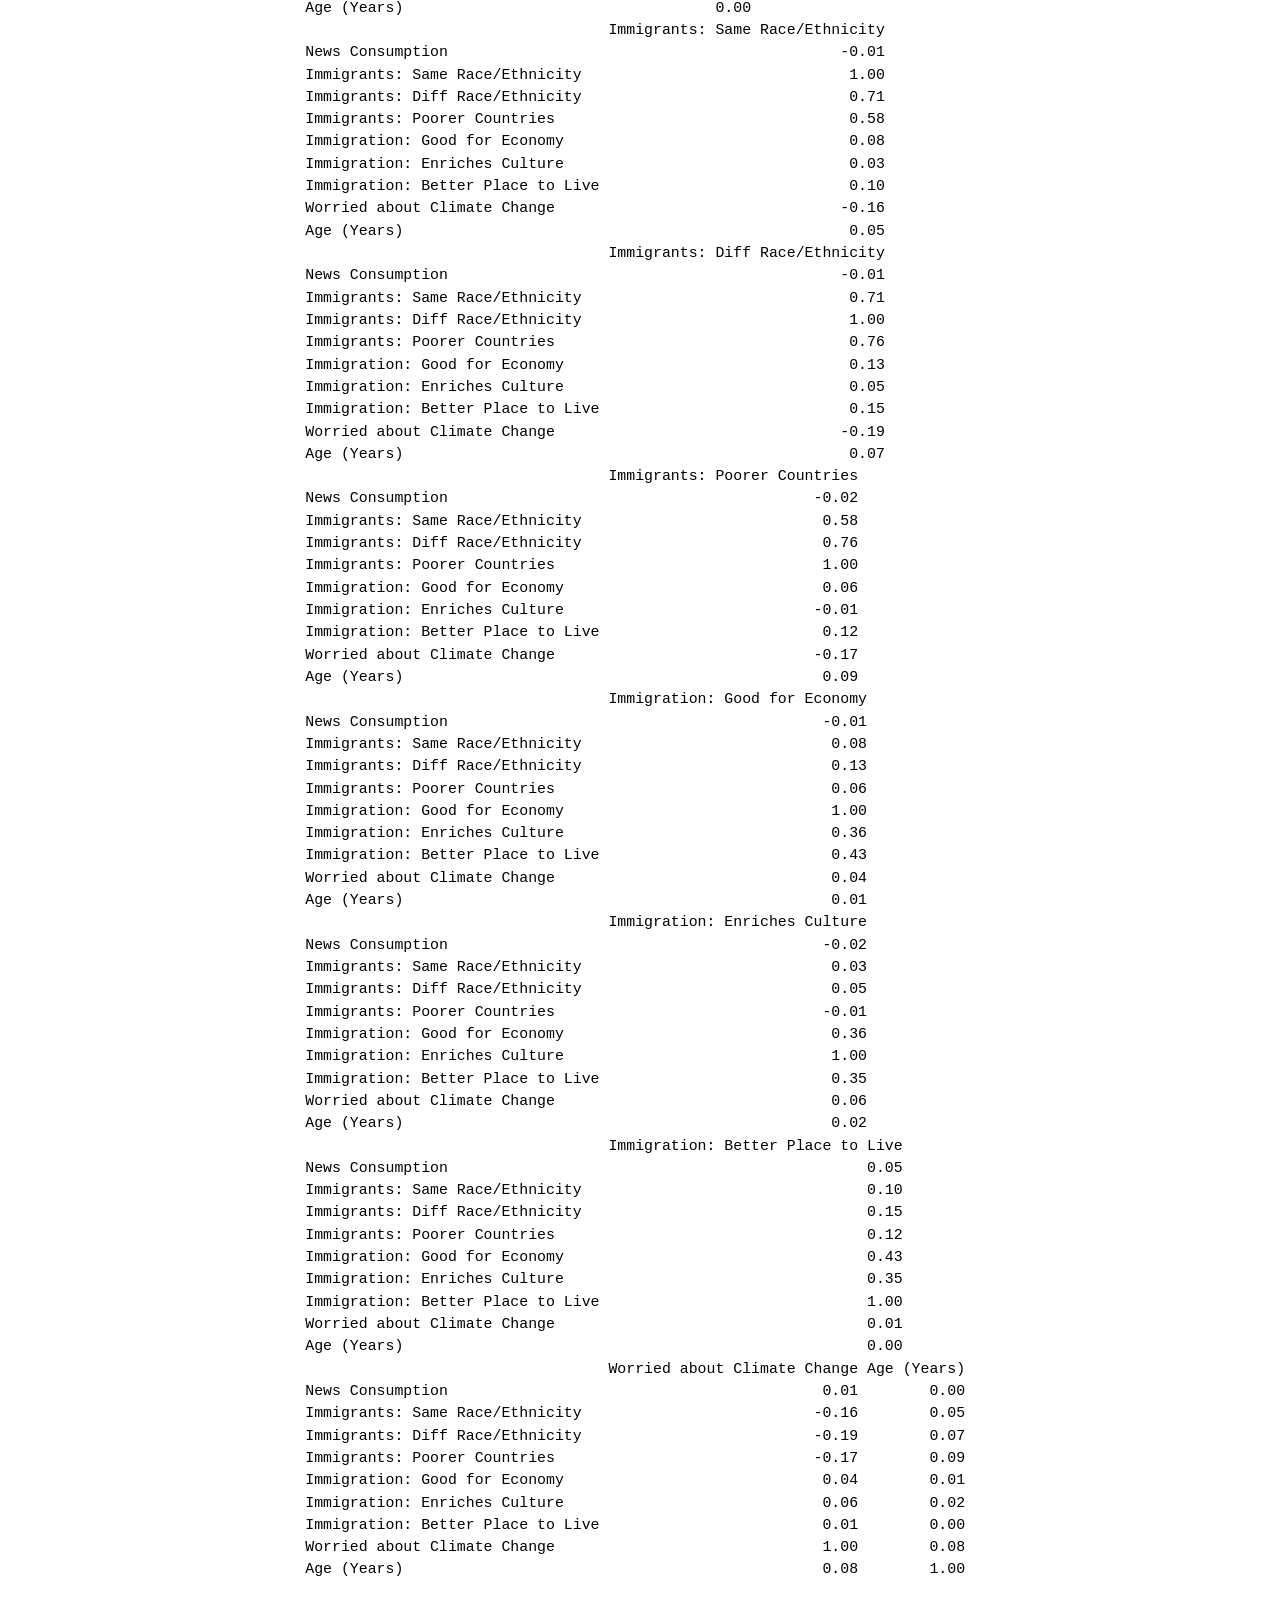
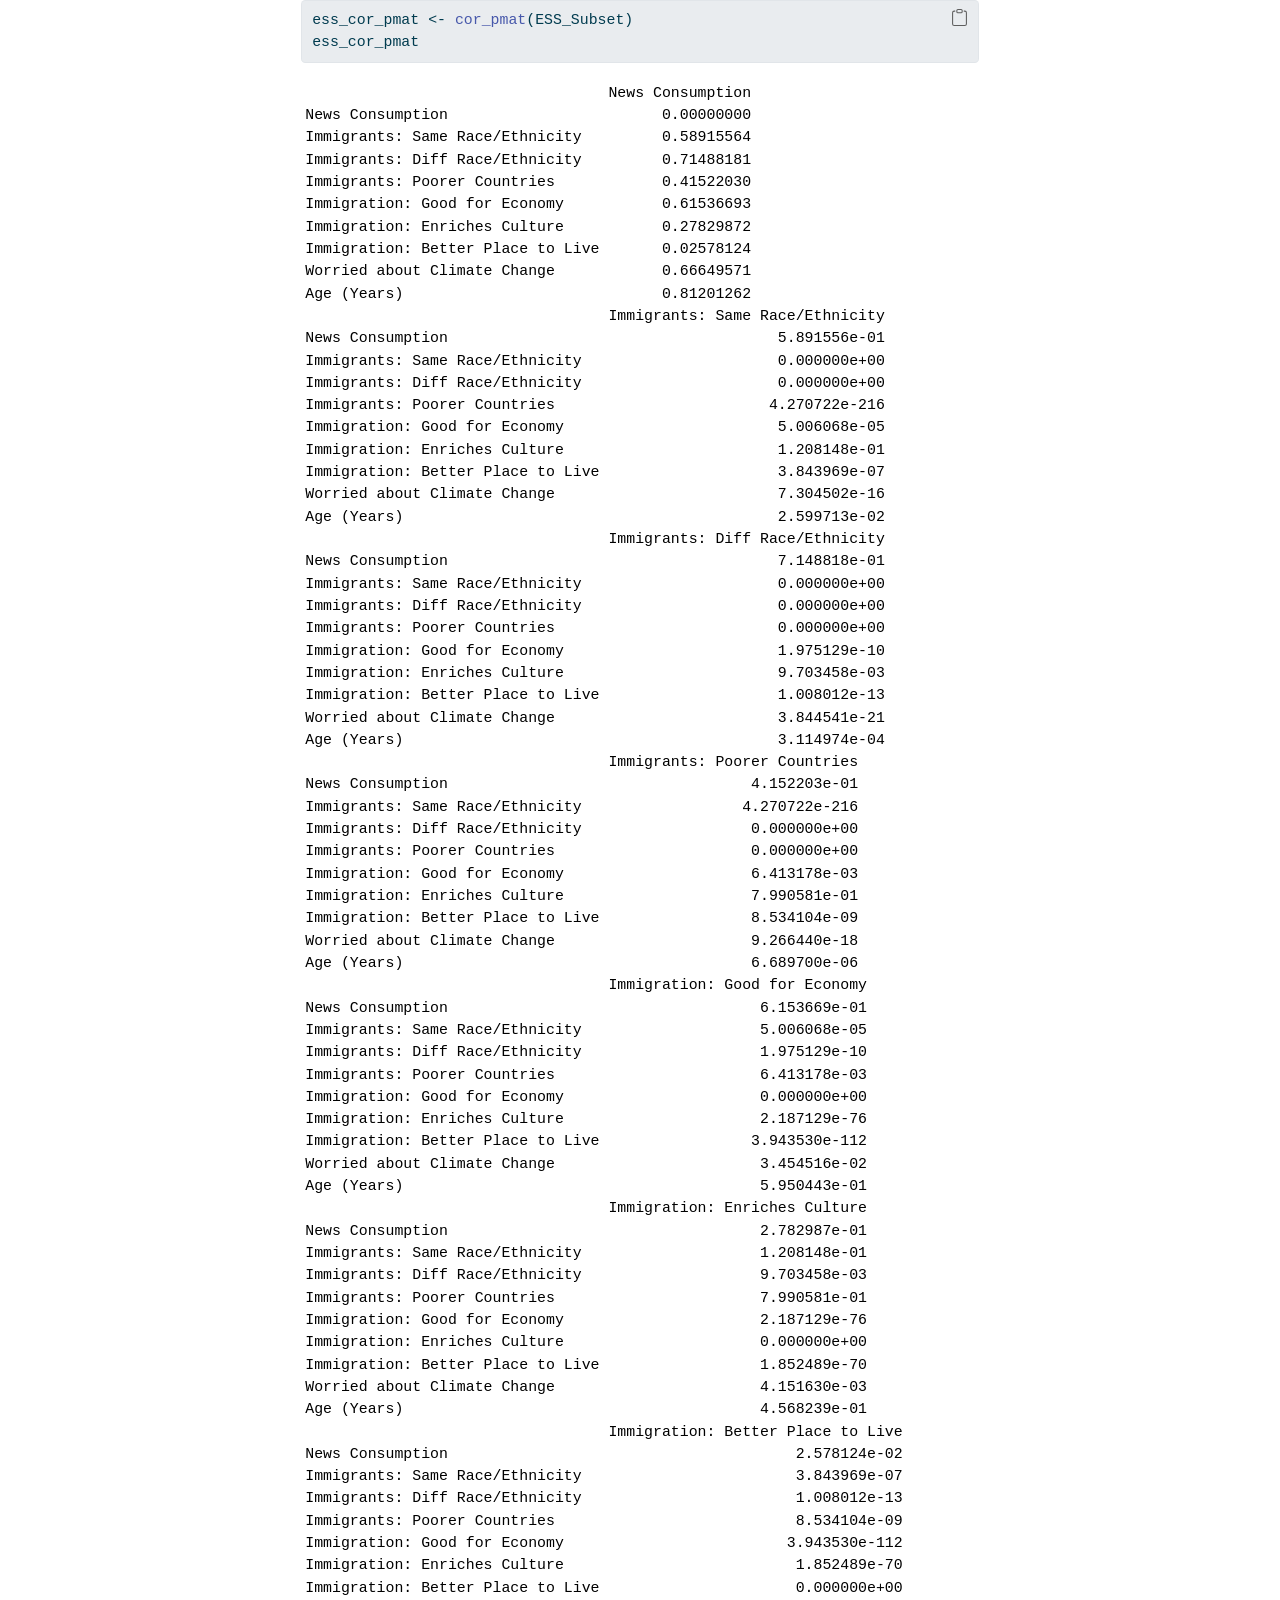
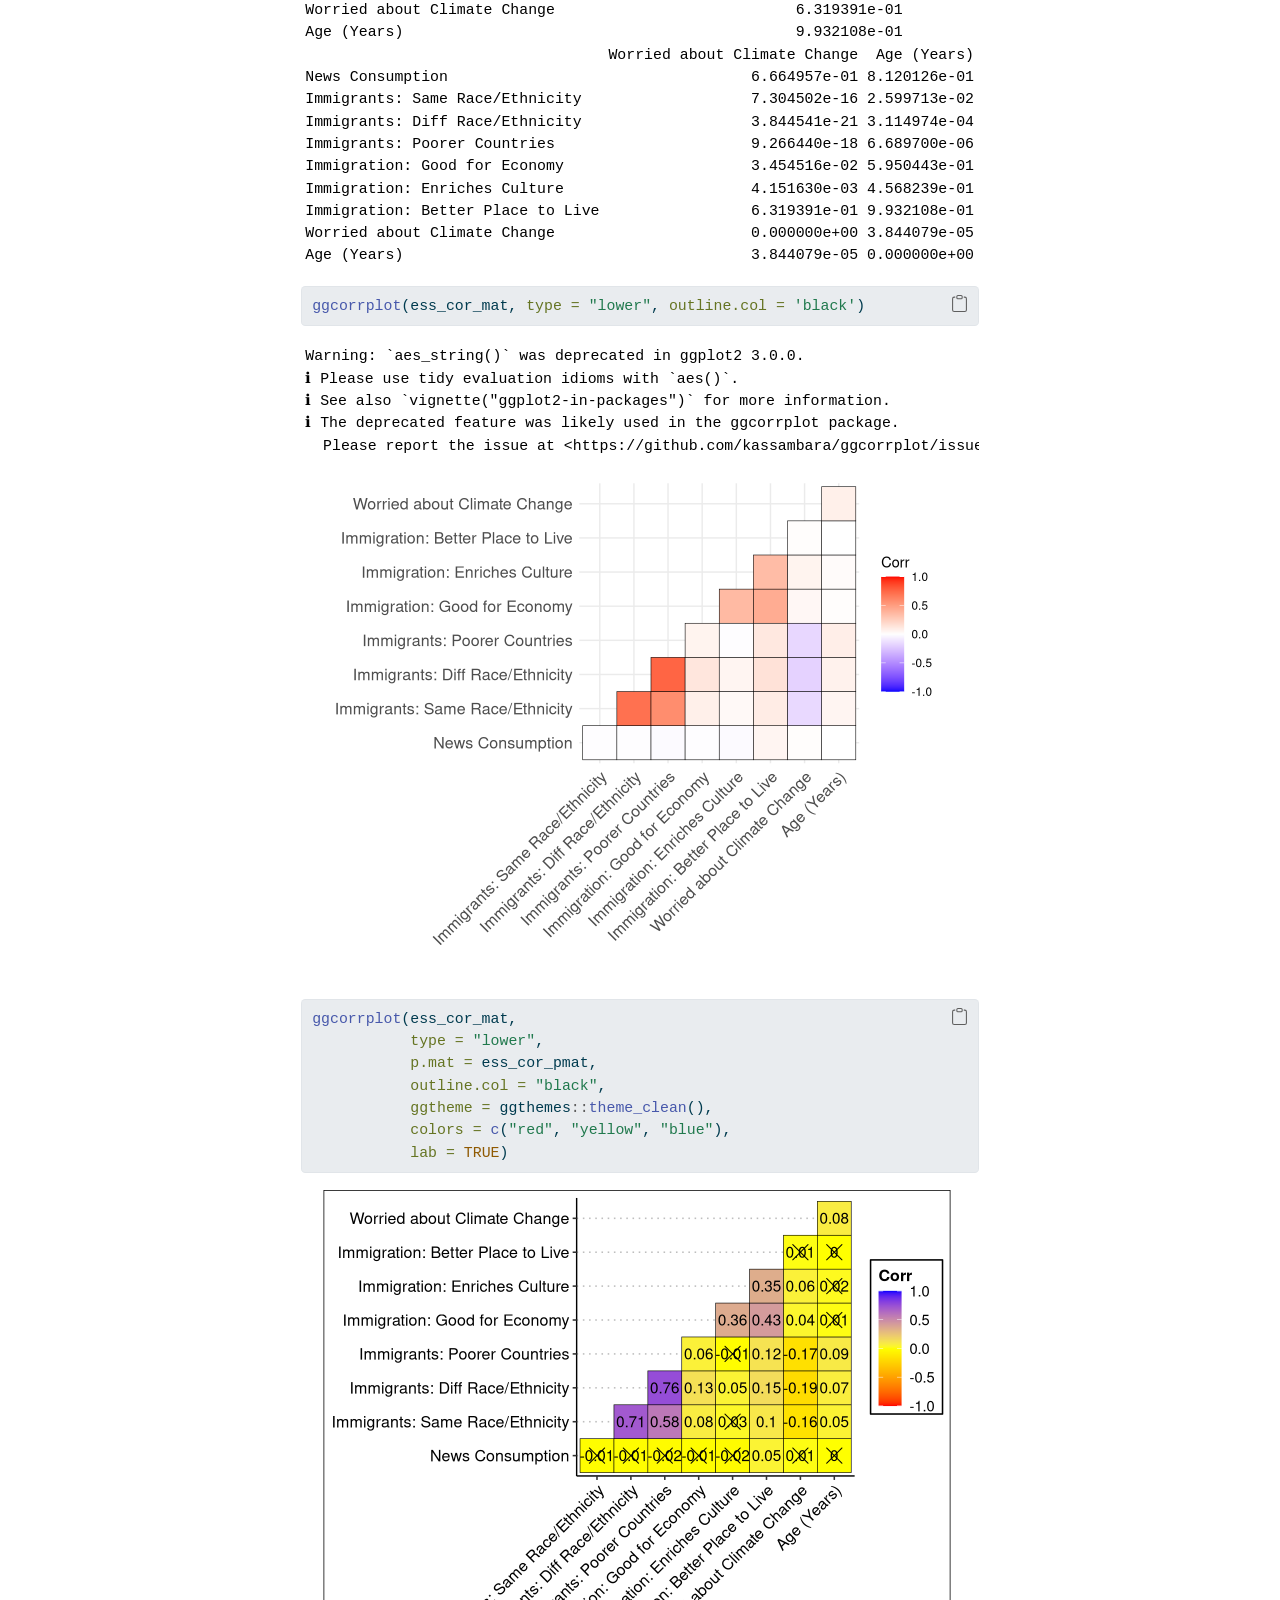
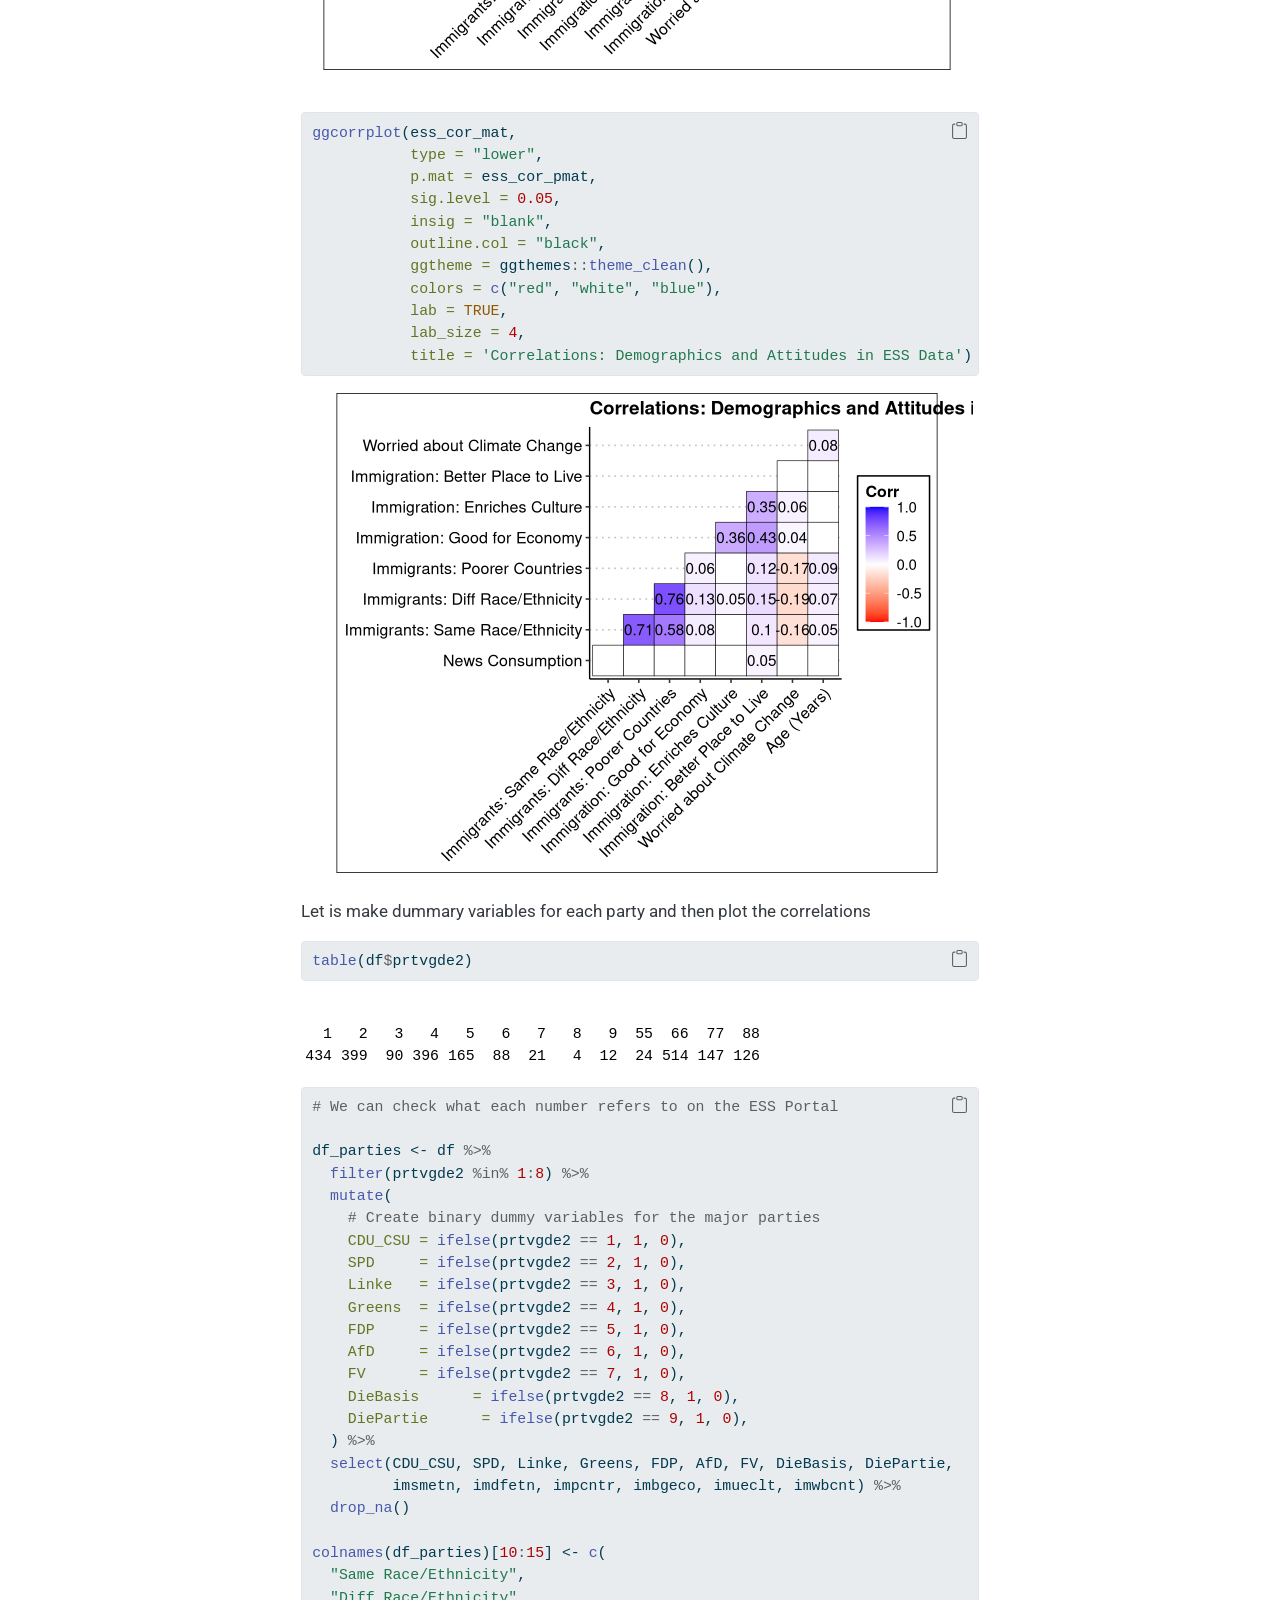
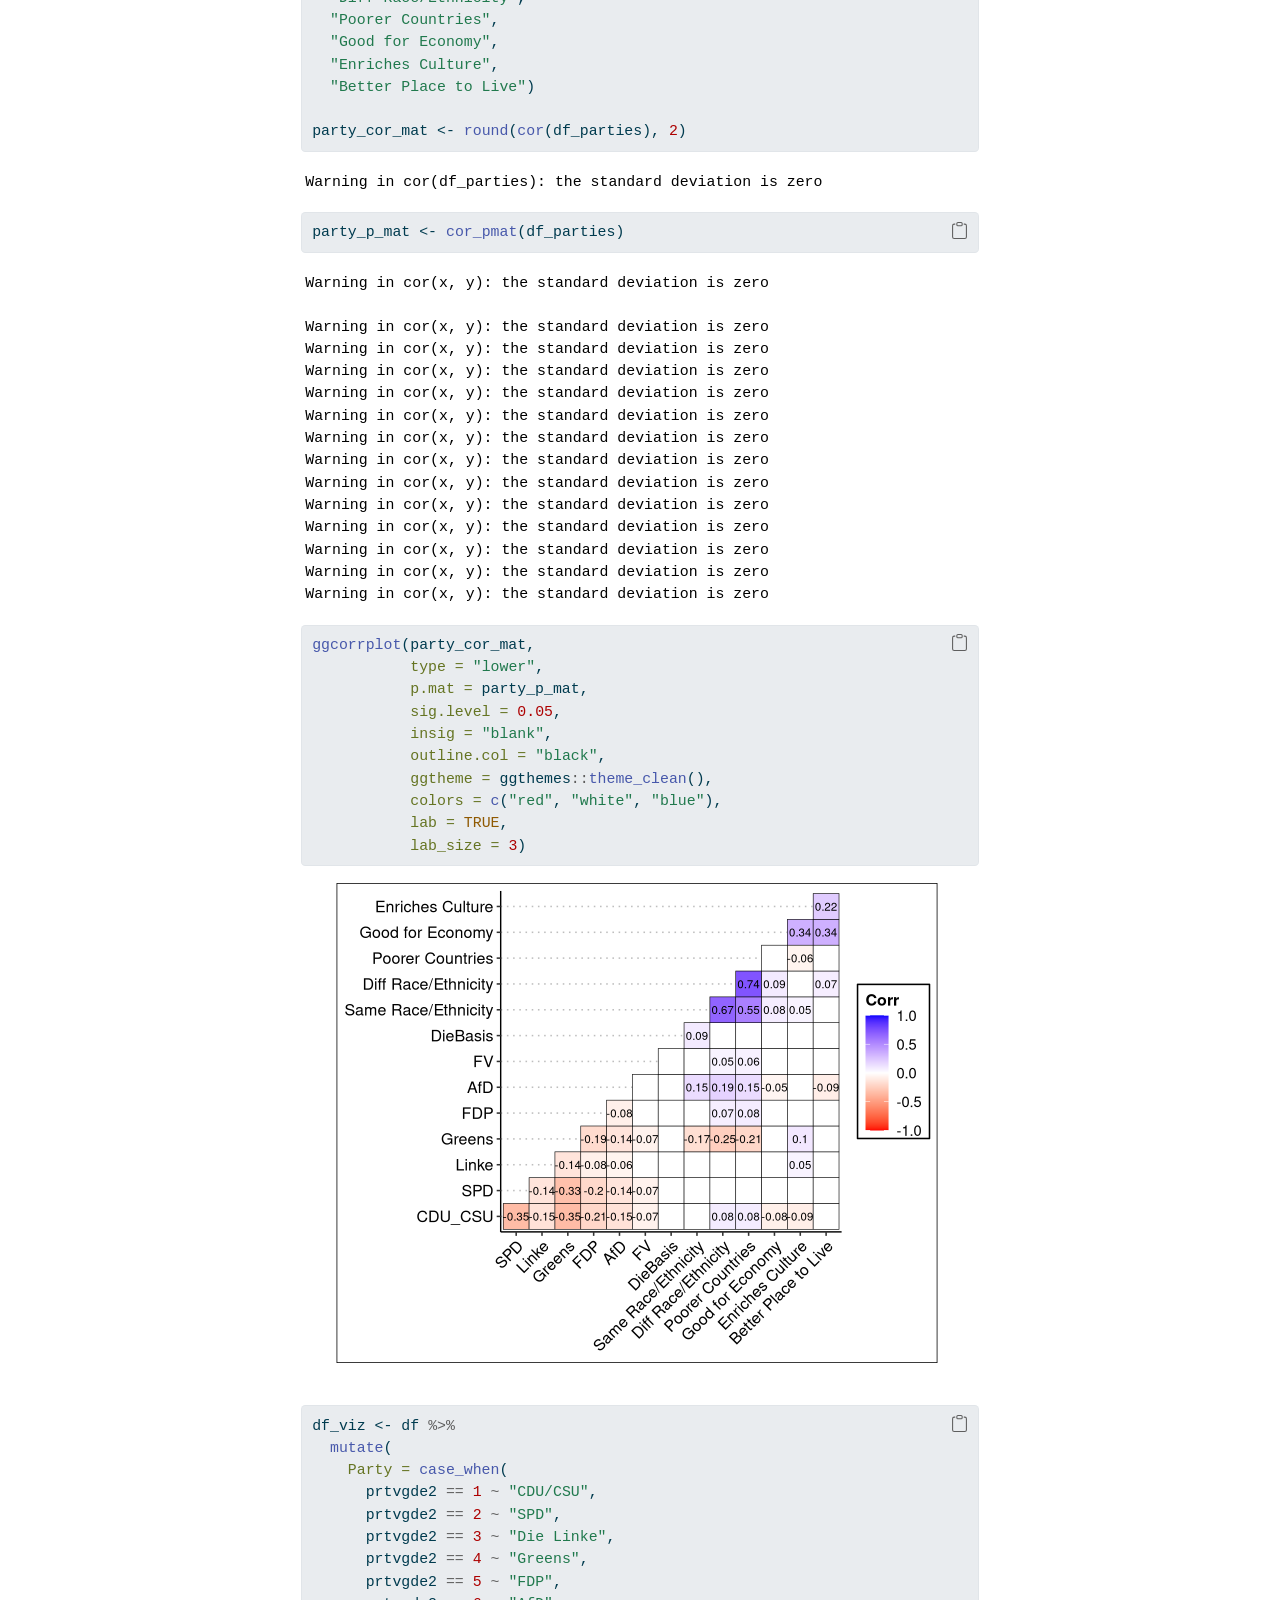
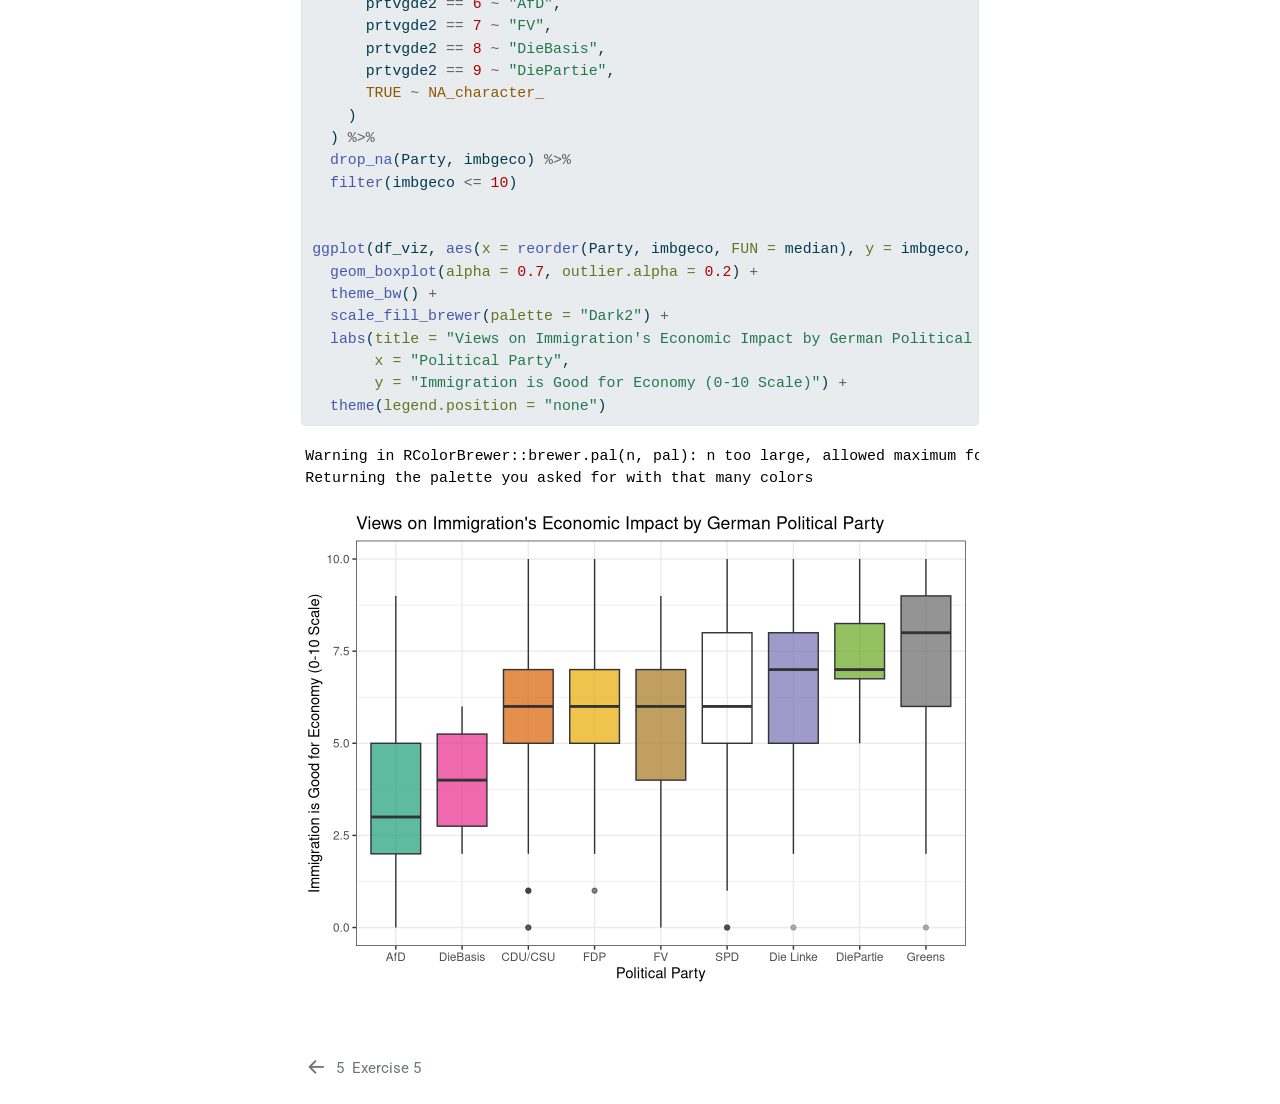
<file: PublicOpinionResearch_Exercises/_book/Exercise_6.html>
<!DOCTYPE html>
<html xmlns="http://www.w3.org/1999/xhtml" lang="en" xml:lang="en"><head>

<meta charset="utf-8">
<meta name="generator" content="quarto-1.9.37">

<meta name="viewport" content="width=device-width, initial-scale=1.0, user-scalable=yes">


<title>6&nbsp; Exercise 6 – Exercise Booklet</title>
<style>
/* Default styles provided by pandoc.
** See https://pandoc.org/MANUAL.html#variables-for-html for config info.
*/
code{white-space: pre-wrap;}
span.smallcaps{font-variant: small-caps;}
div.columns{display: flex; gap: min(4vw, 1.5em);}
div.column{flex: auto; overflow-x: auto;}
div.hanging-indent{margin-left: 1.5em; text-indent: -1.5em;}
ul.task-list{list-style: none;}
ul.task-list li input[type="checkbox"] {
  width: 0.8em;
  margin: 0 0.8em 0.2em -1em; /* quarto-specific, see https://github.com/quarto-dev/quarto-cli/issues/4556 */ 
  vertical-align: middle;
}
/* CSS for syntax highlighting */
html { -webkit-text-size-adjust: 100%; }
pre > code.sourceCode { white-space: pre; position: relative; }
pre > code.sourceCode > span { display: inline-block; line-height: 1.25; }
pre > code.sourceCode > span:empty { height: 1.2em; }
.sourceCode { overflow: visible; }
code.sourceCode > span { color: inherit; text-decoration: inherit; }
div.sourceCode { margin: 1em 0; }
pre.sourceCode { margin: 0; }
@media screen {
div.sourceCode { overflow: auto; }
}
@media print {
pre > code.sourceCode { white-space: pre-wrap; }
pre > code.sourceCode > span { text-indent: -5em; padding-left: 5em; }
}
pre.numberSource code
  { counter-reset: source-line 0; }
pre.numberSource code > span
  { position: relative; left: -4em; counter-increment: source-line; }
pre.numberSource code > span > a:first-child::before
  { content: counter(source-line);
    position: relative; left: -1em; text-align: right; vertical-align: baseline;
    border: none; display: inline-block;
    -webkit-touch-callout: none; -webkit-user-select: none;
    -khtml-user-select: none; -moz-user-select: none;
    -ms-user-select: none; user-select: none;
    padding: 0 4px; width: 4em;
  }
pre.numberSource { margin-left: 3em;  padding-left: 4px; }
div.sourceCode
  {   }
@media screen {
pre > code.sourceCode > span > a:first-child::before { text-decoration: underline; }
}
</style>


<script src="site_libs/quarto-nav/quarto-nav.js"></script>
<script src="site_libs/quarto-nav/headroom.min.js"></script>
<script src="site_libs/clipboard/clipboard.min.js"></script>
<script src="site_libs/quarto-search/autocomplete.umd.js"></script>
<script src="site_libs/quarto-search/fuse.min.js"></script>
<script src="site_libs/quarto-search/quarto-search.js"></script>
<meta name="quarto:offset" content="./">
<link href="./Exercise_5.html" rel="prev">
<script src="site_libs/quarto-html/quarto.js" type="module"></script>
<script src="site_libs/quarto-html/tabsets/tabsets.js" type="module"></script>
<script src="site_libs/quarto-html/popper.min.js"></script>
<script src="site_libs/quarto-html/tippy.umd.min.js"></script>
<script src="site_libs/quarto-html/anchor.min.js"></script>
<link href="site_libs/quarto-html/tippy.css" rel="stylesheet">
<link href="site_libs/quarto-html/quarto-syntax-highlighting-7f8f88aac4f3542376d5c11b86a4c14d.css" rel="stylesheet" id="quarto-text-highlighting-styles">
<script src="site_libs/bootstrap/bootstrap.min.js"></script>
<link href="site_libs/bootstrap/bootstrap-icons.css" rel="stylesheet">
<link href="site_libs/bootstrap/bootstrap-12dbc0c64bc7d78fb3aaa13411330519.min.css" rel="stylesheet" append-hash="true" id="quarto-bootstrap" data-mode="light">
<script id="quarto-search-options" type="application/json">{
  "location": "sidebar",
  "copy-button": false,
  "collapse-after": 3,
  "panel-placement": "start",
  "type": "textbox",
  "limit": 50,
  "keyboard-shortcut": [
    "f",
    "/",
    "s"
  ],
  "show-item-context": false,
  "language": {
    "search-no-results-text": "No results",
    "search-matching-documents-text": "matching documents",
    "search-copy-link-title": "Copy link to search",
    "search-hide-matches-text": "Hide additional matches",
    "search-more-match-text": "more match in this document",
    "search-more-matches-text": "more matches in this document",
    "search-clear-button-title": "Clear",
    "search-text-placeholder": "",
    "search-detached-cancel-button-title": "Cancel",
    "search-submit-button-title": "Submit",
    "search-label": "Search"
  }
}</script>


</head>

<body class="nav-sidebar floating quarto-light">

<div id="quarto-search-results"></div>
  <header id="quarto-header" class="headroom fixed-top">
  <nav class="quarto-secondary-nav">
    <div class="container-fluid d-flex">
      <button type="button" class="quarto-btn-toggle btn" data-bs-toggle="collapse" role="button" data-bs-target=".quarto-sidebar-collapse-item" aria-controls="quarto-sidebar" aria-expanded="false" aria-label="Toggle sidebar navigation" onclick="if (window.quartoToggleHeadroom) { window.quartoToggleHeadroom(); }">
        <i class="bi bi-layout-text-sidebar-reverse"></i>
      </button>
        <nav class="quarto-page-breadcrumbs" aria-label="breadcrumb"><ol class="breadcrumb"><li class="breadcrumb-item"><a href="./Exercise_6.html"><span class="chapter-number">6</span>&nbsp; <span class="chapter-title">Exercise 6</span></a></li></ol></nav>
        <a class="flex-grow-1" role="navigation" data-bs-toggle="collapse" data-bs-target=".quarto-sidebar-collapse-item" aria-controls="quarto-sidebar" aria-expanded="false" aria-label="Toggle sidebar navigation" onclick="if (window.quartoToggleHeadroom) { window.quartoToggleHeadroom(); }">      
        </a>
      <button type="button" class="btn quarto-search-button" aria-label="Search" onclick="window.quartoOpenSearch();">
        <i class="bi bi-search"></i>
      </button>
    </div>
  </nav>
</header>
<!-- content -->
<div id="quarto-content" class="quarto-container page-columns page-rows-contents page-layout-article">
<!-- sidebar -->
  <nav id="quarto-sidebar" class="sidebar collapse collapse-horizontal quarto-sidebar-collapse-item sidebar-navigation floating overflow-auto">
    <div class="pt-lg-2 mt-2 text-left sidebar-header">
    <div class="sidebar-title mb-0 py-0">
      <a href="./">Exercise Booklet</a> 
    </div>
      </div>
        <div class="mt-2 flex-shrink-0 align-items-center">
        <div class="sidebar-search">
        <div id="quarto-search" class="" title="Search"></div>
        </div>
        </div>
    <div class="sidebar-menu-container"> 
    <ul class="list-unstyled mt-1">
        <li class="sidebar-item">
  <div class="sidebar-item-container"> 
  <a href="./index.html" class="sidebar-item-text sidebar-link">
 <span class="menu-text">Preface</span></a>
  </div>
</li>
        <li class="sidebar-item">
  <div class="sidebar-item-container"> 
  <a href="./intro.html" class="sidebar-item-text sidebar-link">
 <span class="menu-text"><span class="chapter-number">1</span>&nbsp; <span class="chapter-title">Exercise 1</span></span></a>
  </div>
</li>
        <li class="sidebar-item">
  <div class="sidebar-item-container"> 
  <a href="./Exercise_2.html" class="sidebar-item-text sidebar-link">
 <span class="menu-text"><span class="chapter-number">2</span>&nbsp; <span class="chapter-title">Exercise 2</span></span></a>
  </div>
</li>
        <li class="sidebar-item">
  <div class="sidebar-item-container"> 
  <a href="./Exercise_3.html" class="sidebar-item-text sidebar-link">
 <span class="menu-text"><span class="chapter-number">3</span>&nbsp; <span class="chapter-title">Exercise 3</span></span></a>
  </div>
</li>
        <li class="sidebar-item">
  <div class="sidebar-item-container"> 
  <a href="./Exercise_4.html" class="sidebar-item-text sidebar-link">
 <span class="menu-text"><span class="chapter-number">4</span>&nbsp; <span class="chapter-title">Exercise 4</span></span></a>
  </div>
</li>
        <li class="sidebar-item">
  <div class="sidebar-item-container"> 
  <a href="./Exercise_5.html" class="sidebar-item-text sidebar-link">
 <span class="menu-text"><span class="chapter-number">5</span>&nbsp; <span class="chapter-title">Exercise 5</span></span></a>
  </div>
</li>
        <li class="sidebar-item">
  <div class="sidebar-item-container"> 
  <a href="./Exercise_6.html" class="sidebar-item-text sidebar-link active">
 <span class="menu-text"><span class="chapter-number">6</span>&nbsp; <span class="chapter-title">Exercise 6</span></span></a>
  </div>
</li>
    </ul>
    </div>
</nav>
<div id="quarto-sidebar-glass" class="quarto-sidebar-collapse-item" data-bs-toggle="collapse" data-bs-target=".quarto-sidebar-collapse-item"></div>
<!-- margin-sidebar -->
    <div id="quarto-margin-sidebar" class="sidebar margin-sidebar">
        <nav id="TOC" role="doc-toc" class="toc-active">
    <h2 id="toc-title">Table of contents</h2>
   
  <ul>
  <li><a href="#polarization-in-public-opinion" id="toc-polarization-in-public-opinion" class="nav-link active" data-scroll-target="#polarization-in-public-opinion"><span class="header-section-number">6.1</span> Polarization in Public Opinion</a>
  <ul class="collapse">
  <li><a href="#calculating-and-visualisation-of-polarization" id="toc-calculating-and-visualisation-of-polarization" class="nav-link" data-scroll-target="#calculating-and-visualisation-of-polarization"><span class="header-section-number">6.1.1</span> Calculating and Visualisation of Polarization</a></li>
  <li><a href="#using-the-left-right-scale" id="toc-using-the-left-right-scale" class="nav-link" data-scroll-target="#using-the-left-right-scale"><span class="header-section-number">6.1.2</span> Using the Left-Right Scale</a></li>
  </ul></li>
  <li><a href="#how-to-estimate-corellations" id="toc-how-to-estimate-corellations" class="nav-link" data-scroll-target="#how-to-estimate-corellations"><span class="header-section-number">6.2</span> How to estimate corellations</a></li>
  </ul>
</nav>
    </div>
<!-- main -->
<main class="content" id="quarto-document-content">

<header id="title-block-header" class="quarto-title-block default">
<div class="quarto-title">
<h1 class="title"><span class="chapter-number">6</span>&nbsp; <span class="chapter-title">Exercise 6</span></h1>
</div>



<div class="quarto-title-meta">

    
  
    
  </div>
  


</header>


<section id="polarization-in-public-opinion" class="level2" data-number="6.1">
<h2 data-number="6.1" class="anchored" data-anchor-id="polarization-in-public-opinion"><span class="header-section-number">6.1</span> Polarization in Public Opinion</h2>
<p>Let us play around with this: <a href="https://ess.sikt.no/en/datafile/242aaa39-3bbb-40f5-98bf-bfb1ce53d8ef?tab=2&amp;elems=5e460d8c-b4ea-4629-86fa-ae40ed97b0aa.797340ea-3331-4bdd-8a82-dd29dab975a7">Link to test Different Varaible Combinations</a></p>
<p>Link to <a href="https://ess.sikt.no/en/data-builder/?rounds=11.11&amp;seriesVersion=977&amp;tab=variables&amp;variables=0.0_3+1.0.30_68-73+1.1.0.7_15+1.1.1.51+3.1_87_88+9.28">Work with the same data</a></p>
<section id="calculating-and-visualisation-of-polarization" class="level3" data-number="6.1.1">
<h3 data-number="6.1.1" class="anchored" data-anchor-id="calculating-and-visualisation-of-polarization"><span class="header-section-number">6.1.1</span> Calculating and Visualisation of Polarization</h3>
<div class="cell">
<div class="code-copy-outer-scaffold"><div class="sourceCode cell-code" id="cb1"><pre class="sourceCode r code-with-copy"><code class="sourceCode r"><span id="cb1-1"><a href="#cb1-1" aria-hidden="true" tabindex="-1"></a><span class="fu">library</span>(tidyverse)</span>
<span id="cb1-2"><a href="#cb1-2" aria-hidden="true" tabindex="-1"></a><span class="fu">library</span>(ggplot2)</span>
<span id="cb1-3"><a href="#cb1-3" aria-hidden="true" tabindex="-1"></a><span class="fu">library</span>(ggcorrplot)</span>
<span id="cb1-4"><a href="#cb1-4" aria-hidden="true" tabindex="-1"></a><span class="fu">library</span>(readr)</span>
<span id="cb1-5"><a href="#cb1-5" aria-hidden="true" tabindex="-1"></a><span class="fu">library</span>(tidyverse)</span>
<span id="cb1-6"><a href="#cb1-6" aria-hidden="true" tabindex="-1"></a><span class="fu">library</span>(ggthemes)</span>
<span id="cb1-7"><a href="#cb1-7" aria-hidden="true" tabindex="-1"></a></span>
<span id="cb1-8"><a href="#cb1-8" aria-hidden="true" tabindex="-1"></a>df <span class="ot">&lt;-</span> <span class="fu">read_csv</span>(<span class="st">"~/Downloads/ESS11e04_1-subset (6)/ESS11e04_1-subset.csv"</span>)</span></code></pre></div><button title="Copy to Clipboard" class="code-copy-button"><i class="bi"></i></button></div>
</div>
<div class="cell">
<div class="code-copy-outer-scaffold"><div class="sourceCode cell-code" id="cb2"><pre class="sourceCode r code-with-copy"><code class="sourceCode r"><span id="cb2-1"><a href="#cb2-1" aria-hidden="true" tabindex="-1"></a><span class="fu">library</span>(tidyverse)</span>
<span id="cb2-2"><a href="#cb2-2" aria-hidden="true" tabindex="-1"></a></span>
<span id="cb2-3"><a href="#cb2-3" aria-hidden="true" tabindex="-1"></a>df_pol_group <span class="ot">&lt;-</span> df <span class="sc">%&gt;%</span></span>
<span id="cb2-4"><a href="#cb2-4" aria-hidden="true" tabindex="-1"></a>  <span class="fu">mutate</span>(</span>
<span id="cb2-5"><a href="#cb2-5" aria-hidden="true" tabindex="-1"></a>    <span class="at">Political_Bloc =</span> <span class="fu">case_when</span>(</span>
<span id="cb2-6"><a href="#cb2-6" aria-hidden="true" tabindex="-1"></a>      prtvgde2 <span class="sc">%in%</span> <span class="fu">c</span>(<span class="dv">2</span>, <span class="dv">3</span>, <span class="dv">4</span>) <span class="sc">~</span> <span class="st">"Left"</span>,    <span class="co"># SPD, Die Linke, Greens</span></span>
<span id="cb2-7"><a href="#cb2-7" aria-hidden="true" tabindex="-1"></a>      prtvgde2 <span class="sc">%in%</span> <span class="fu">c</span>(<span class="dv">1</span>, <span class="dv">5</span>)    <span class="sc">~</span> <span class="st">"Center"</span>,  <span class="co"># CDU/CSU, FDP</span></span>
<span id="cb2-8"><a href="#cb2-8" aria-hidden="true" tabindex="-1"></a>      prtvgde2 <span class="sc">%in%</span> <span class="fu">c</span>(<span class="dv">6</span>, <span class="dv">7</span>)    <span class="sc">~</span> <span class="st">"Right"</span>,   <span class="co"># AfD, FV</span></span>
<span id="cb2-9"><a href="#cb2-9" aria-hidden="true" tabindex="-1"></a>      <span class="cn">TRUE</span> <span class="sc">~</span> <span class="cn">NA_character_</span>                  <span class="co"># Excludes 55, 66, 77, 88, 99</span></span>
<span id="cb2-10"><a href="#cb2-10" aria-hidden="true" tabindex="-1"></a>    )</span>
<span id="cb2-11"><a href="#cb2-11" aria-hidden="true" tabindex="-1"></a>  ) <span class="sc">%&gt;%</span></span>
<span id="cb2-12"><a href="#cb2-12" aria-hidden="true" tabindex="-1"></a>  <span class="fu">mutate</span>(<span class="at">Political_Bloc =</span> <span class="fu">factor</span>(Political_Bloc, <span class="at">levels =</span> <span class="fu">c</span>(<span class="st">"Left"</span>, <span class="st">"Center"</span>, <span class="st">"Right"</span>))) <span class="sc">%&gt;%</span></span>
<span id="cb2-13"><a href="#cb2-13" aria-hidden="true" tabindex="-1"></a>  <span class="fu">drop_na</span>(Political_Bloc, imbgeco) <span class="sc">%&gt;%</span> </span>
<span id="cb2-14"><a href="#cb2-14" aria-hidden="true" tabindex="-1"></a>  <span class="fu">filter</span>(imbgeco <span class="sc">&lt;=</span> <span class="dv">10</span>) <span class="sc">%&gt;%</span> </span>
<span id="cb2-15"><a href="#cb2-15" aria-hidden="true" tabindex="-1"></a>  <span class="fu">filter</span>(impcntr <span class="sc">&lt;=</span> <span class="dv">4</span>)</span>
<span id="cb2-16"><a href="#cb2-16" aria-hidden="true" tabindex="-1"></a></span>
<span id="cb2-17"><a href="#cb2-17" aria-hidden="true" tabindex="-1"></a></span>
<span id="cb2-18"><a href="#cb2-18" aria-hidden="true" tabindex="-1"></a>bloc_distribution <span class="ot">&lt;-</span> df_pol_group <span class="sc">%&gt;%</span></span>
<span id="cb2-19"><a href="#cb2-19" aria-hidden="true" tabindex="-1"></a>  <span class="fu">count</span>(Political_Bloc) <span class="sc">%&gt;%</span></span>
<span id="cb2-20"><a href="#cb2-20" aria-hidden="true" tabindex="-1"></a>  <span class="fu">mutate</span>(<span class="at">Percentage =</span> <span class="fu">round</span>((n <span class="sc">/</span> <span class="fu">sum</span>(n)) <span class="sc">*</span> <span class="dv">100</span>, <span class="dv">1</span>))</span>
<span id="cb2-21"><a href="#cb2-21" aria-hidden="true" tabindex="-1"></a></span>
<span id="cb2-22"><a href="#cb2-22" aria-hidden="true" tabindex="-1"></a><span class="fu">print</span>(bloc_distribution)</span></code></pre></div><button title="Copy to Clipboard" class="code-copy-button"><i class="bi"></i></button></div>
<div class="cell-output cell-output-stdout">
<pre><code># A tibble: 3 × 3
  Political_Bloc     n Percentage
  &lt;fct&gt;          &lt;int&gt;      &lt;dbl&gt;
1 Left             859       55.5
2 Center           585       37.8
3 Right            104        6.7</code></pre>
</div>
<div class="code-copy-outer-scaffold"><div class="sourceCode cell-code" id="cb4"><pre class="sourceCode r code-with-copy"><code class="sourceCode r"><span id="cb4-1"><a href="#cb4-1" aria-hidden="true" tabindex="-1"></a><span class="fu">ggplot</span>(df_pol_group, <span class="fu">aes</span>(<span class="at">x =</span> imbgeco, <span class="at">fill =</span> Political_Bloc)) <span class="sc">+</span></span>
<span id="cb4-2"><a href="#cb4-2" aria-hidden="true" tabindex="-1"></a>  <span class="fu">geom_density</span>(<span class="at">alpha =</span> <span class="fl">0.5</span>, <span class="at">color =</span> <span class="st">"black"</span>) <span class="sc">+</span> </span>
<span id="cb4-3"><a href="#cb4-3" aria-hidden="true" tabindex="-1"></a>  <span class="fu">scale_fill_manual</span>(<span class="at">values =</span> <span class="fu">c</span>(</span>
<span id="cb4-4"><a href="#cb4-4" aria-hidden="true" tabindex="-1"></a>    <span class="st">"Left"</span> <span class="ot">=</span> <span class="st">"#E41A1C"</span>,   <span class="co"># Standard Red</span></span>
<span id="cb4-5"><a href="#cb4-5" aria-hidden="true" tabindex="-1"></a>    <span class="st">"Center"</span> <span class="ot">=</span> <span class="st">"#999999"</span>, <span class="co"># Neutral Grey</span></span>
<span id="cb4-6"><a href="#cb4-6" aria-hidden="true" tabindex="-1"></a>    <span class="st">"Right"</span> <span class="ot">=</span> <span class="st">"#377EB8"</span>   <span class="co"># Standard Blue</span></span>
<span id="cb4-7"><a href="#cb4-7" aria-hidden="true" tabindex="-1"></a>  )) <span class="sc">+</span></span>
<span id="cb4-8"><a href="#cb4-8" aria-hidden="true" tabindex="-1"></a>  <span class="fu">theme_minimal</span>() <span class="sc">+</span></span>
<span id="cb4-9"><a href="#cb4-9" aria-hidden="true" tabindex="-1"></a>  <span class="fu">labs</span>(</span>
<span id="cb4-10"><a href="#cb4-10" aria-hidden="true" tabindex="-1"></a>    <span class="at">title =</span> <span class="st">"Immigration Attitudes by Political Bloc in Germany"</span>,</span>
<span id="cb4-11"><a href="#cb4-11" aria-hidden="true" tabindex="-1"></a>    <span class="at">x =</span> <span class="st">"0 (Bad for Economy)to 10 (Good for Economy)"</span>,</span>
<span id="cb4-12"><a href="#cb4-12" aria-hidden="true" tabindex="-1"></a>    <span class="at">y =</span> <span class="st">"Density (Concentration of Voters)"</span>,</span>
<span id="cb4-13"><a href="#cb4-13" aria-hidden="true" tabindex="-1"></a>    <span class="at">fill =</span> <span class="st">"Political Bloc"</span></span>
<span id="cb4-14"><a href="#cb4-14" aria-hidden="true" tabindex="-1"></a>  ) <span class="sc">+</span></span>
<span id="cb4-15"><a href="#cb4-15" aria-hidden="true" tabindex="-1"></a>  <span class="fu">theme</span>(</span>
<span id="cb4-16"><a href="#cb4-16" aria-hidden="true" tabindex="-1"></a>    <span class="at">legend.position =</span> <span class="st">"top"</span>,</span>
<span id="cb4-17"><a href="#cb4-17" aria-hidden="true" tabindex="-1"></a>    <span class="at">plot.title =</span> <span class="fu">element_text</span>(<span class="at">face =</span> <span class="st">"bold"</span>)</span>
<span id="cb4-18"><a href="#cb4-18" aria-hidden="true" tabindex="-1"></a>  )</span></code></pre></div><button title="Copy to Clipboard" class="code-copy-button"><i class="bi"></i></button></div>
<div class="cell-output-display">
<div>
<figure class="figure">
<p><img src="Exercise_6_files/figure-html/unnamed-chunk-2-1.png" class="img-fluid figure-img" width="672"></p>
</figure>
</div>
</div>
<div class="code-copy-outer-scaffold"><div class="sourceCode cell-code" id="cb5"><pre class="sourceCode r code-with-copy"><code class="sourceCode r"><span id="cb5-1"><a href="#cb5-1" aria-hidden="true" tabindex="-1"></a><span class="fu">ggplot</span>(df_pol_group, <span class="fu">aes</span>(<span class="at">x =</span> impcntr, <span class="at">fill =</span> Political_Bloc)) <span class="sc">+</span></span>
<span id="cb5-2"><a href="#cb5-2" aria-hidden="true" tabindex="-1"></a>  <span class="fu">geom_density</span>(<span class="at">alpha =</span> <span class="fl">0.5</span>, <span class="at">color =</span> <span class="st">"black"</span>) <span class="sc">+</span> </span>
<span id="cb5-3"><a href="#cb5-3" aria-hidden="true" tabindex="-1"></a>  <span class="fu">scale_fill_manual</span>(<span class="at">values =</span> <span class="fu">c</span>(</span>
<span id="cb5-4"><a href="#cb5-4" aria-hidden="true" tabindex="-1"></a>    <span class="st">"Left"</span> <span class="ot">=</span> <span class="st">"#E41A1C"</span>,   <span class="co"># Standard Red</span></span>
<span id="cb5-5"><a href="#cb5-5" aria-hidden="true" tabindex="-1"></a>    <span class="st">"Center"</span> <span class="ot">=</span> <span class="st">"#999999"</span>, <span class="co"># Neutral Grey</span></span>
<span id="cb5-6"><a href="#cb5-6" aria-hidden="true" tabindex="-1"></a>    <span class="st">"Right"</span> <span class="ot">=</span> <span class="st">"#377EB8"</span>   <span class="co"># Standard Blue</span></span>
<span id="cb5-7"><a href="#cb5-7" aria-hidden="true" tabindex="-1"></a>  )) <span class="sc">+</span></span>
<span id="cb5-8"><a href="#cb5-8" aria-hidden="true" tabindex="-1"></a>  <span class="fu">theme_minimal</span>() <span class="sc">+</span></span>
<span id="cb5-9"><a href="#cb5-9" aria-hidden="true" tabindex="-1"></a>  <span class="fu">labs</span>(</span>
<span id="cb5-10"><a href="#cb5-10" aria-hidden="true" tabindex="-1"></a>    <span class="at">title =</span> <span class="st">"Immigration from Poor Countries"</span>,</span>
<span id="cb5-11"><a href="#cb5-11" aria-hidden="true" tabindex="-1"></a>    <span class="at">x =</span> <span class="st">"1 (Many) to 4 (None)"</span>,</span>
<span id="cb5-12"><a href="#cb5-12" aria-hidden="true" tabindex="-1"></a>    <span class="at">y =</span> <span class="st">"Density (Concentration of Voters)"</span>,</span>
<span id="cb5-13"><a href="#cb5-13" aria-hidden="true" tabindex="-1"></a>    <span class="at">fill =</span> <span class="st">"Political Bloc"</span></span>
<span id="cb5-14"><a href="#cb5-14" aria-hidden="true" tabindex="-1"></a>  ) <span class="sc">+</span></span>
<span id="cb5-15"><a href="#cb5-15" aria-hidden="true" tabindex="-1"></a>  <span class="fu">theme</span>(</span>
<span id="cb5-16"><a href="#cb5-16" aria-hidden="true" tabindex="-1"></a>    <span class="at">legend.position =</span> <span class="st">"top"</span>,</span>
<span id="cb5-17"><a href="#cb5-17" aria-hidden="true" tabindex="-1"></a>    <span class="at">plot.title =</span> <span class="fu">element_text</span>(<span class="at">face =</span> <span class="st">"bold"</span>)</span>
<span id="cb5-18"><a href="#cb5-18" aria-hidden="true" tabindex="-1"></a>  )</span></code></pre></div><button title="Copy to Clipboard" class="code-copy-button"><i class="bi"></i></button></div>
<div class="cell-output-display">
<div>
<figure class="figure">
<p><img src="Exercise_6_files/figure-html/unnamed-chunk-2-2.png" class="img-fluid figure-img" width="672"></p>
</figure>
</div>
</div>
</div>
</section>
<section id="using-the-left-right-scale" class="level3" data-number="6.1.2">
<h3 data-number="6.1.2" class="anchored" data-anchor-id="using-the-left-right-scale"><span class="header-section-number">6.1.2</span> Using the Left-Right Scale</h3>
<div class="cell">
<div class="code-copy-outer-scaffold"><div class="sourceCode cell-code" id="cb6"><pre class="sourceCode r code-with-copy"><code class="sourceCode r"><span id="cb6-1"><a href="#cb6-1" aria-hidden="true" tabindex="-1"></a>df_ideology <span class="ot">&lt;-</span> df <span class="sc">%&gt;%</span></span>
<span id="cb6-2"><a href="#cb6-2" aria-hidden="true" tabindex="-1"></a>  <span class="fu">filter</span>(lrscale <span class="sc">&lt;=</span> <span class="dv">10</span>) <span class="sc">%&gt;%</span> </span>
<span id="cb6-3"><a href="#cb6-3" aria-hidden="true" tabindex="-1"></a>  <span class="fu">mutate</span>(</span>
<span id="cb6-4"><a href="#cb6-4" aria-hidden="true" tabindex="-1"></a>    <span class="at">Ideology =</span> <span class="fu">case_when</span>(</span>
<span id="cb6-5"><a href="#cb6-5" aria-hidden="true" tabindex="-1"></a>      lrscale <span class="sc">%in%</span> <span class="dv">0</span><span class="sc">:</span><span class="dv">3</span> <span class="sc">~</span> <span class="st">"Left"</span>,</span>
<span id="cb6-6"><a href="#cb6-6" aria-hidden="true" tabindex="-1"></a>      lrscale <span class="sc">%in%</span> <span class="dv">4</span><span class="sc">:</span><span class="dv">6</span> <span class="sc">~</span> <span class="st">"Center"</span>,</span>
<span id="cb6-7"><a href="#cb6-7" aria-hidden="true" tabindex="-1"></a>      lrscale <span class="sc">%in%</span> <span class="dv">7</span><span class="sc">:</span><span class="dv">10</span> <span class="sc">~</span> <span class="st">"Right"</span></span>
<span id="cb6-8"><a href="#cb6-8" aria-hidden="true" tabindex="-1"></a>    )</span>
<span id="cb6-9"><a href="#cb6-9" aria-hidden="true" tabindex="-1"></a>  ) <span class="sc">%&gt;%</span></span>
<span id="cb6-10"><a href="#cb6-10" aria-hidden="true" tabindex="-1"></a>  <span class="fu">mutate</span>(<span class="at">Ideology =</span> <span class="fu">factor</span>(Ideology, <span class="at">levels =</span> <span class="fu">c</span>(<span class="st">"Left"</span>, <span class="st">"Center"</span>, <span class="st">"Right"</span>))) <span class="sc">%&gt;%</span></span>
<span id="cb6-11"><a href="#cb6-11" aria-hidden="true" tabindex="-1"></a>  <span class="fu">drop_na</span>(Ideology) </span>
<span id="cb6-12"><a href="#cb6-12" aria-hidden="true" tabindex="-1"></a></span>
<span id="cb6-13"><a href="#cb6-13" aria-hidden="true" tabindex="-1"></a></span>
<span id="cb6-14"><a href="#cb6-14" aria-hidden="true" tabindex="-1"></a>ideology_distribution <span class="ot">&lt;-</span> df_ideology <span class="sc">%&gt;%</span></span>
<span id="cb6-15"><a href="#cb6-15" aria-hidden="true" tabindex="-1"></a>  <span class="fu">count</span>(Ideology) <span class="sc">%&gt;%</span></span>
<span id="cb6-16"><a href="#cb6-16" aria-hidden="true" tabindex="-1"></a>  <span class="fu">mutate</span>(<span class="at">Percentage =</span> <span class="fu">round</span>((n <span class="sc">/</span> <span class="fu">sum</span>(n)) <span class="sc">*</span> <span class="dv">100</span>, <span class="dv">1</span>))</span>
<span id="cb6-17"><a href="#cb6-17" aria-hidden="true" tabindex="-1"></a></span>
<span id="cb6-18"><a href="#cb6-18" aria-hidden="true" tabindex="-1"></a><span class="fu">print</span>(ideology_distribution)</span></code></pre></div><button title="Copy to Clipboard" class="code-copy-button"><i class="bi"></i></button></div>
<div class="cell-output cell-output-stdout">
<pre><code># A tibble: 3 × 3
  Ideology     n Percentage
  &lt;fct&gt;    &lt;int&gt;      &lt;dbl&gt;
1 Left       602       26  
2 Center    1444       62.3
3 Right      271       11.7</code></pre>
</div>
<div class="code-copy-outer-scaffold"><div class="sourceCode cell-code" id="cb8"><pre class="sourceCode r code-with-copy"><code class="sourceCode r"><span id="cb8-1"><a href="#cb8-1" aria-hidden="true" tabindex="-1"></a>theme_graphs <span class="ot">&lt;-</span> <span class="fu">theme</span>(</span>
<span id="cb8-2"><a href="#cb8-2" aria-hidden="true" tabindex="-1"></a>  <span class="at">axis.text.x =</span> <span class="fu">element_text</span>(<span class="at">face =</span> <span class="st">"bold"</span>),</span>
<span id="cb8-3"><a href="#cb8-3" aria-hidden="true" tabindex="-1"></a>  <span class="at">axis.title.x =</span> <span class="fu">element_text</span>(<span class="at">color =</span> <span class="st">"black"</span>, <span class="at">size =</span> <span class="dv">10</span>, <span class="at">face =</span> <span class="st">"bold"</span>),</span>
<span id="cb8-4"><a href="#cb8-4" aria-hidden="true" tabindex="-1"></a>  <span class="at">axis.title.y =</span> <span class="fu">element_text</span>(<span class="at">color =</span> <span class="st">"black"</span>, <span class="at">size =</span> <span class="dv">10</span>, <span class="at">face =</span> <span class="st">"bold"</span>),</span>
<span id="cb8-5"><a href="#cb8-5" aria-hidden="true" tabindex="-1"></a>  <span class="at">plot.title =</span> <span class="fu">element_text</span>(<span class="at">color =</span> <span class="st">"black"</span>, <span class="at">size =</span> <span class="dv">12</span>, <span class="at">hjust =</span> <span class="fl">0.5</span>),</span>
<span id="cb8-6"><a href="#cb8-6" aria-hidden="true" tabindex="-1"></a>  <span class="at">plot.subtitle =</span> <span class="fu">element_text</span>(<span class="at">color =</span> <span class="st">"black"</span>, <span class="at">size =</span> <span class="dv">8</span>, <span class="at">hjust =</span> <span class="fl">0.5</span>),</span>
<span id="cb8-7"><a href="#cb8-7" aria-hidden="true" tabindex="-1"></a>  <span class="at">plot.caption =</span> <span class="fu">element_text</span>(<span class="at">face =</span> <span class="st">"italic"</span>),</span>
<span id="cb8-8"><a href="#cb8-8" aria-hidden="true" tabindex="-1"></a>  <span class="at">legend.position =</span> <span class="st">'bottom'</span></span>
<span id="cb8-9"><a href="#cb8-9" aria-hidden="true" tabindex="-1"></a>  </span>
<span id="cb8-10"><a href="#cb8-10" aria-hidden="true" tabindex="-1"></a>)</span>
<span id="cb8-11"><a href="#cb8-11" aria-hidden="true" tabindex="-1"></a></span>
<span id="cb8-12"><a href="#cb8-12" aria-hidden="true" tabindex="-1"></a><span class="fu">ggplot</span>(ideology_distribution, <span class="fu">aes</span>(<span class="at">x =</span> Ideology, <span class="at">y =</span> Percentage, <span class="at">fill =</span> Ideology)) <span class="sc">+</span></span>
<span id="cb8-13"><a href="#cb8-13" aria-hidden="true" tabindex="-1"></a>  <span class="fu">geom_col</span>(<span class="at">color =</span> <span class="st">"black"</span>, <span class="at">alpha =</span> <span class="fl">0.8</span>) <span class="sc">+</span></span>
<span id="cb8-14"><a href="#cb8-14" aria-hidden="true" tabindex="-1"></a>  <span class="fu">geom_text</span>(<span class="fu">aes</span>(<span class="at">label =</span> <span class="fu">paste0</span>(Percentage, <span class="st">"%"</span>)), <span class="at">vjust =</span> <span class="sc">-</span><span class="fl">0.5</span>, <span class="at">size =</span> <span class="dv">5</span>, <span class="at">fontface =</span> <span class="st">"bold"</span>) <span class="sc">+</span></span>
<span id="cb8-15"><a href="#cb8-15" aria-hidden="true" tabindex="-1"></a>  <span class="fu">scale_fill_manual</span>(<span class="at">values =</span> <span class="fu">c</span>(</span>
<span id="cb8-16"><a href="#cb8-16" aria-hidden="true" tabindex="-1"></a>    <span class="st">"Left"</span>   <span class="ot">=</span> <span class="st">"#E41A1C"</span>, </span>
<span id="cb8-17"><a href="#cb8-17" aria-hidden="true" tabindex="-1"></a>    <span class="st">"Center"</span> <span class="ot">=</span> <span class="st">"#999999"</span>, </span>
<span id="cb8-18"><a href="#cb8-18" aria-hidden="true" tabindex="-1"></a>    <span class="st">"Right"</span>  <span class="ot">=</span> <span class="st">"#377EB8"</span></span>
<span id="cb8-19"><a href="#cb8-19" aria-hidden="true" tabindex="-1"></a>  )) <span class="sc">+</span></span>
<span id="cb8-20"><a href="#cb8-20" aria-hidden="true" tabindex="-1"></a>  <span class="fu">scale_y_continuous</span>(<span class="at">expand =</span> <span class="fu">expansion</span>(<span class="at">mult =</span> <span class="fu">c</span>(<span class="dv">0</span>, <span class="fl">0.15</span>))) <span class="sc">+</span></span>
<span id="cb8-21"><a href="#cb8-21" aria-hidden="true" tabindex="-1"></a>  <span class="fu">theme_minimal</span>() <span class="sc">+</span></span>
<span id="cb8-22"><a href="#cb8-22" aria-hidden="true" tabindex="-1"></a>  <span class="fu">labs</span>(</span>
<span id="cb8-23"><a href="#cb8-23" aria-hidden="true" tabindex="-1"></a>    <span class="at">title =</span> <span class="st">"Ideological Distribution of Respondents"</span>,</span>
<span id="cb8-24"><a href="#cb8-24" aria-hidden="true" tabindex="-1"></a>    <span class="at">subtitle =</span> <span class="st">"Based on self-placement (0-10 scale)"</span>,</span>
<span id="cb8-25"><a href="#cb8-25" aria-hidden="true" tabindex="-1"></a>    <span class="at">x =</span> <span class="st">"Ideology Groups"</span>,</span>
<span id="cb8-26"><a href="#cb8-26" aria-hidden="true" tabindex="-1"></a>    <span class="at">y =</span> <span class="st">"Percentage of Respondents (%)"</span></span>
<span id="cb8-27"><a href="#cb8-27" aria-hidden="true" tabindex="-1"></a>  ) <span class="sc">+</span></span>
<span id="cb8-28"><a href="#cb8-28" aria-hidden="true" tabindex="-1"></a>  theme_graphs</span></code></pre></div><button title="Copy to Clipboard" class="code-copy-button"><i class="bi"></i></button></div>
<div class="cell-output-display">
<div>
<figure class="figure">
<p><img src="Exercise_6_files/figure-html/unnamed-chunk-3-1.png" class="img-fluid figure-img" width="672"></p>
</figure>
</div>
</div>
</div>
</section>
</section>
<section id="how-to-estimate-corellations" class="level2" data-number="6.2">
<h2 data-number="6.2" class="anchored" data-anchor-id="how-to-estimate-corellations"><span class="header-section-number">6.2</span> How to estimate corellations</h2>
<div class="cell">
<div class="code-copy-outer-scaffold"><div class="sourceCode cell-code" id="cb9"><pre class="sourceCode r code-with-copy"><code class="sourceCode r"><span id="cb9-1"><a href="#cb9-1" aria-hidden="true" tabindex="-1"></a><span class="co">#About ggcorrplot:</span></span>
<span id="cb9-2"><a href="#cb9-2" aria-hidden="true" tabindex="-1"></a><span class="co">#ggcorrplot(</span></span>
<span id="cb9-3"><a href="#cb9-3" aria-hidden="true" tabindex="-1"></a><span class="co">#  corr,</span></span>
<span id="cb9-4"><a href="#cb9-4" aria-hidden="true" tabindex="-1"></a><span class="co">#  method = c("square", "circle"),</span></span>
<span id="cb9-5"><a href="#cb9-5" aria-hidden="true" tabindex="-1"></a><span class="co">#  type = c("full", "lower", "upper"),</span></span>
<span id="cb9-6"><a href="#cb9-6" aria-hidden="true" tabindex="-1"></a><span class="co">#  ggtheme = ggplot2::theme_minimal,</span></span>
<span id="cb9-7"><a href="#cb9-7" aria-hidden="true" tabindex="-1"></a><span class="co">#  title = "",</span></span>
<span id="cb9-8"><a href="#cb9-8" aria-hidden="true" tabindex="-1"></a><span class="co">#  show.legend = TRUE,</span></span>
<span id="cb9-9"><a href="#cb9-9" aria-hidden="true" tabindex="-1"></a><span class="co">#  legend.title = "Corr",</span></span>
<span id="cb9-10"><a href="#cb9-10" aria-hidden="true" tabindex="-1"></a><span class="co">#  show.diag = NULL,</span></span>
<span id="cb9-11"><a href="#cb9-11" aria-hidden="true" tabindex="-1"></a><span class="co">#  colors = c("blue", "white", "red"),</span></span>
<span id="cb9-12"><a href="#cb9-12" aria-hidden="true" tabindex="-1"></a><span class="co">#  outline.color = "gray",</span></span>
<span id="cb9-13"><a href="#cb9-13" aria-hidden="true" tabindex="-1"></a><span class="co">#  hc.order = FALSE,</span></span>
<span id="cb9-14"><a href="#cb9-14" aria-hidden="true" tabindex="-1"></a><span class="co">#  hc.method = "complete",</span></span>
<span id="cb9-15"><a href="#cb9-15" aria-hidden="true" tabindex="-1"></a><span class="co">#  lab = FALSE,</span></span>
<span id="cb9-16"><a href="#cb9-16" aria-hidden="true" tabindex="-1"></a><span class="co">#  lab_col = "black",</span></span>
<span id="cb9-17"><a href="#cb9-17" aria-hidden="true" tabindex="-1"></a><span class="co">#  lab_size = 4,</span></span>
<span id="cb9-18"><a href="#cb9-18" aria-hidden="true" tabindex="-1"></a><span class="co">#  p.mat = NULL,</span></span>
<span id="cb9-19"><a href="#cb9-19" aria-hidden="true" tabindex="-1"></a><span class="co">#  sig.level = 0.05,</span></span>
<span id="cb9-20"><a href="#cb9-20" aria-hidden="true" tabindex="-1"></a><span class="co">#  insig = c("pch", "blank"),</span></span>
<span id="cb9-21"><a href="#cb9-21" aria-hidden="true" tabindex="-1"></a><span class="co">#  pch = 4,</span></span>
<span id="cb9-22"><a href="#cb9-22" aria-hidden="true" tabindex="-1"></a><span class="co">#  pch.col = "black",</span></span>
<span id="cb9-23"><a href="#cb9-23" aria-hidden="true" tabindex="-1"></a><span class="co">#  pch.cex = 5,</span></span>
<span id="cb9-24"><a href="#cb9-24" aria-hidden="true" tabindex="-1"></a><span class="co">#  tl.cex = 12,</span></span>
<span id="cb9-25"><a href="#cb9-25" aria-hidden="true" tabindex="-1"></a><span class="co">#  tl.col = "black",</span></span>
<span id="cb9-26"><a href="#cb9-26" aria-hidden="true" tabindex="-1"></a><span class="co">#  tl.srt = 45,</span></span>
<span id="cb9-27"><a href="#cb9-27" aria-hidden="true" tabindex="-1"></a><span class="co">#  digits = 2,</span></span>
<span id="cb9-28"><a href="#cb9-28" aria-hidden="true" tabindex="-1"></a><span class="co">#  as.is = FALSE</span></span>
<span id="cb9-29"><a href="#cb9-29" aria-hidden="true" tabindex="-1"></a><span class="co">#)</span></span>
<span id="cb9-30"><a href="#cb9-30" aria-hidden="true" tabindex="-1"></a></span>
<span id="cb9-31"><a href="#cb9-31" aria-hidden="true" tabindex="-1"></a><span class="co">#cor_pmat(x, ...)</span></span></code></pre></div><button title="Copy to Clipboard" class="code-copy-button"><i class="bi"></i></button></div>
</div>
<div class="cell">
<div class="code-copy-outer-scaffold"><div class="sourceCode cell-code" id="cb10"><pre class="sourceCode r code-with-copy"><code class="sourceCode r"><span id="cb10-1"><a href="#cb10-1" aria-hidden="true" tabindex="-1"></a>ESS_Subset <span class="ot">&lt;-</span> df <span class="sc">%&gt;%</span></span>
<span id="cb10-2"><a href="#cb10-2" aria-hidden="true" tabindex="-1"></a>  <span class="fu">select</span>(nwspol, imsmetn, imdfetn, impcntr, imbgeco, imueclt, imwbcnt, wrclmch, agea) <span class="sc">%&gt;%</span></span>
<span id="cb10-3"><a href="#cb10-3" aria-hidden="true" tabindex="-1"></a>  <span class="fu">drop_na</span>() </span>
<span id="cb10-4"><a href="#cb10-4" aria-hidden="true" tabindex="-1"></a></span>
<span id="cb10-5"><a href="#cb10-5" aria-hidden="true" tabindex="-1"></a>new_ess_names <span class="ot">&lt;-</span> <span class="fu">c</span>(<span class="st">"News Consumption"</span>, </span>
<span id="cb10-6"><a href="#cb10-6" aria-hidden="true" tabindex="-1"></a>                   <span class="st">"Immigrants: Same Race/Ethnicity"</span>, </span>
<span id="cb10-7"><a href="#cb10-7" aria-hidden="true" tabindex="-1"></a>                   <span class="st">"Immigrants: Diff Race/Ethnicity"</span>, </span>
<span id="cb10-8"><a href="#cb10-8" aria-hidden="true" tabindex="-1"></a>                   <span class="st">"Immigrants: Poorer Countries"</span>, </span>
<span id="cb10-9"><a href="#cb10-9" aria-hidden="true" tabindex="-1"></a>                   <span class="st">"Immigration: Good for Economy"</span>, </span>
<span id="cb10-10"><a href="#cb10-10" aria-hidden="true" tabindex="-1"></a>                   <span class="st">"Immigration: Enriches Culture"</span>, </span>
<span id="cb10-11"><a href="#cb10-11" aria-hidden="true" tabindex="-1"></a>                   <span class="st">"Immigration: Better Place to Live"</span>, </span>
<span id="cb10-12"><a href="#cb10-12" aria-hidden="true" tabindex="-1"></a>                   <span class="st">"Worried about Climate Change"</span>, </span>
<span id="cb10-13"><a href="#cb10-13" aria-hidden="true" tabindex="-1"></a>                   <span class="st">"Age (Years)"</span>)</span>
<span id="cb10-14"><a href="#cb10-14" aria-hidden="true" tabindex="-1"></a></span>
<span id="cb10-15"><a href="#cb10-15" aria-hidden="true" tabindex="-1"></a><span class="fu">colnames</span>(ESS_Subset) <span class="ot">&lt;-</span> new_ess_names</span>
<span id="cb10-16"><a href="#cb10-16" aria-hidden="true" tabindex="-1"></a></span>
<span id="cb10-17"><a href="#cb10-17" aria-hidden="true" tabindex="-1"></a></span>
<span id="cb10-18"><a href="#cb10-18" aria-hidden="true" tabindex="-1"></a>ess_cor_mat <span class="ot">&lt;-</span> <span class="fu">round</span>(<span class="fu">cor</span>(ESS_Subset, <span class="at">use =</span> <span class="st">"pairwise.complete.obs"</span>), <span class="dv">2</span>)</span>
<span id="cb10-19"><a href="#cb10-19" aria-hidden="true" tabindex="-1"></a>ess_cor_mat</span></code></pre></div><button title="Copy to Clipboard" class="code-copy-button"><i class="bi"></i></button></div>
<div class="cell-output cell-output-stdout">
<pre><code>                                  News Consumption
News Consumption                              1.00
Immigrants: Same Race/Ethnicity              -0.01
Immigrants: Diff Race/Ethnicity              -0.01
Immigrants: Poorer Countries                 -0.02
Immigration: Good for Economy                -0.01
Immigration: Enriches Culture                -0.02
Immigration: Better Place to Live             0.05
Worried about Climate Change                  0.01
Age (Years)                                   0.00
                                  Immigrants: Same Race/Ethnicity
News Consumption                                            -0.01
Immigrants: Same Race/Ethnicity                              1.00
Immigrants: Diff Race/Ethnicity                              0.71
Immigrants: Poorer Countries                                 0.58
Immigration: Good for Economy                                0.08
Immigration: Enriches Culture                                0.03
Immigration: Better Place to Live                            0.10
Worried about Climate Change                                -0.16
Age (Years)                                                  0.05
                                  Immigrants: Diff Race/Ethnicity
News Consumption                                            -0.01
Immigrants: Same Race/Ethnicity                              0.71
Immigrants: Diff Race/Ethnicity                              1.00
Immigrants: Poorer Countries                                 0.76
Immigration: Good for Economy                                0.13
Immigration: Enriches Culture                                0.05
Immigration: Better Place to Live                            0.15
Worried about Climate Change                                -0.19
Age (Years)                                                  0.07
                                  Immigrants: Poorer Countries
News Consumption                                         -0.02
Immigrants: Same Race/Ethnicity                           0.58
Immigrants: Diff Race/Ethnicity                           0.76
Immigrants: Poorer Countries                              1.00
Immigration: Good for Economy                             0.06
Immigration: Enriches Culture                            -0.01
Immigration: Better Place to Live                         0.12
Worried about Climate Change                             -0.17
Age (Years)                                               0.09
                                  Immigration: Good for Economy
News Consumption                                          -0.01
Immigrants: Same Race/Ethnicity                            0.08
Immigrants: Diff Race/Ethnicity                            0.13
Immigrants: Poorer Countries                               0.06
Immigration: Good for Economy                              1.00
Immigration: Enriches Culture                              0.36
Immigration: Better Place to Live                          0.43
Worried about Climate Change                               0.04
Age (Years)                                                0.01
                                  Immigration: Enriches Culture
News Consumption                                          -0.02
Immigrants: Same Race/Ethnicity                            0.03
Immigrants: Diff Race/Ethnicity                            0.05
Immigrants: Poorer Countries                              -0.01
Immigration: Good for Economy                              0.36
Immigration: Enriches Culture                              1.00
Immigration: Better Place to Live                          0.35
Worried about Climate Change                               0.06
Age (Years)                                                0.02
                                  Immigration: Better Place to Live
News Consumption                                               0.05
Immigrants: Same Race/Ethnicity                                0.10
Immigrants: Diff Race/Ethnicity                                0.15
Immigrants: Poorer Countries                                   0.12
Immigration: Good for Economy                                  0.43
Immigration: Enriches Culture                                  0.35
Immigration: Better Place to Live                              1.00
Worried about Climate Change                                   0.01
Age (Years)                                                    0.00
                                  Worried about Climate Change Age (Years)
News Consumption                                          0.01        0.00
Immigrants: Same Race/Ethnicity                          -0.16        0.05
Immigrants: Diff Race/Ethnicity                          -0.19        0.07
Immigrants: Poorer Countries                             -0.17        0.09
Immigration: Good for Economy                             0.04        0.01
Immigration: Enriches Culture                             0.06        0.02
Immigration: Better Place to Live                         0.01        0.00
Worried about Climate Change                              1.00        0.08
Age (Years)                                               0.08        1.00</code></pre>
</div>
<div class="code-copy-outer-scaffold"><div class="sourceCode cell-code" id="cb12"><pre class="sourceCode r code-with-copy"><code class="sourceCode r"><span id="cb12-1"><a href="#cb12-1" aria-hidden="true" tabindex="-1"></a>ess_cor_pmat <span class="ot">&lt;-</span> <span class="fu">cor_pmat</span>(ESS_Subset)</span>
<span id="cb12-2"><a href="#cb12-2" aria-hidden="true" tabindex="-1"></a>ess_cor_pmat</span></code></pre></div><button title="Copy to Clipboard" class="code-copy-button"><i class="bi"></i></button></div>
<div class="cell-output cell-output-stdout">
<pre><code>                                  News Consumption
News Consumption                        0.00000000
Immigrants: Same Race/Ethnicity         0.58915564
Immigrants: Diff Race/Ethnicity         0.71488181
Immigrants: Poorer Countries            0.41522030
Immigration: Good for Economy           0.61536693
Immigration: Enriches Culture           0.27829872
Immigration: Better Place to Live       0.02578124
Worried about Climate Change            0.66649571
Age (Years)                             0.81201262
                                  Immigrants: Same Race/Ethnicity
News Consumption                                     5.891556e-01
Immigrants: Same Race/Ethnicity                      0.000000e+00
Immigrants: Diff Race/Ethnicity                      0.000000e+00
Immigrants: Poorer Countries                        4.270722e-216
Immigration: Good for Economy                        5.006068e-05
Immigration: Enriches Culture                        1.208148e-01
Immigration: Better Place to Live                    3.843969e-07
Worried about Climate Change                         7.304502e-16
Age (Years)                                          2.599713e-02
                                  Immigrants: Diff Race/Ethnicity
News Consumption                                     7.148818e-01
Immigrants: Same Race/Ethnicity                      0.000000e+00
Immigrants: Diff Race/Ethnicity                      0.000000e+00
Immigrants: Poorer Countries                         0.000000e+00
Immigration: Good for Economy                        1.975129e-10
Immigration: Enriches Culture                        9.703458e-03
Immigration: Better Place to Live                    1.008012e-13
Worried about Climate Change                         3.844541e-21
Age (Years)                                          3.114974e-04
                                  Immigrants: Poorer Countries
News Consumption                                  4.152203e-01
Immigrants: Same Race/Ethnicity                  4.270722e-216
Immigrants: Diff Race/Ethnicity                   0.000000e+00
Immigrants: Poorer Countries                      0.000000e+00
Immigration: Good for Economy                     6.413178e-03
Immigration: Enriches Culture                     7.990581e-01
Immigration: Better Place to Live                 8.534104e-09
Worried about Climate Change                      9.266440e-18
Age (Years)                                       6.689700e-06
                                  Immigration: Good for Economy
News Consumption                                   6.153669e-01
Immigrants: Same Race/Ethnicity                    5.006068e-05
Immigrants: Diff Race/Ethnicity                    1.975129e-10
Immigrants: Poorer Countries                       6.413178e-03
Immigration: Good for Economy                      0.000000e+00
Immigration: Enriches Culture                      2.187129e-76
Immigration: Better Place to Live                 3.943530e-112
Worried about Climate Change                       3.454516e-02
Age (Years)                                        5.950443e-01
                                  Immigration: Enriches Culture
News Consumption                                   2.782987e-01
Immigrants: Same Race/Ethnicity                    1.208148e-01
Immigrants: Diff Race/Ethnicity                    9.703458e-03
Immigrants: Poorer Countries                       7.990581e-01
Immigration: Good for Economy                      2.187129e-76
Immigration: Enriches Culture                      0.000000e+00
Immigration: Better Place to Live                  1.852489e-70
Worried about Climate Change                       4.151630e-03
Age (Years)                                        4.568239e-01
                                  Immigration: Better Place to Live
News Consumption                                       2.578124e-02
Immigrants: Same Race/Ethnicity                        3.843969e-07
Immigrants: Diff Race/Ethnicity                        1.008012e-13
Immigrants: Poorer Countries                           8.534104e-09
Immigration: Good for Economy                         3.943530e-112
Immigration: Enriches Culture                          1.852489e-70
Immigration: Better Place to Live                      0.000000e+00
Worried about Climate Change                           6.319391e-01
Age (Years)                                            9.932108e-01
                                  Worried about Climate Change  Age (Years)
News Consumption                                  6.664957e-01 8.120126e-01
Immigrants: Same Race/Ethnicity                   7.304502e-16 2.599713e-02
Immigrants: Diff Race/Ethnicity                   3.844541e-21 3.114974e-04
Immigrants: Poorer Countries                      9.266440e-18 6.689700e-06
Immigration: Good for Economy                     3.454516e-02 5.950443e-01
Immigration: Enriches Culture                     4.151630e-03 4.568239e-01
Immigration: Better Place to Live                 6.319391e-01 9.932108e-01
Worried about Climate Change                      0.000000e+00 3.844079e-05
Age (Years)                                       3.844079e-05 0.000000e+00</code></pre>
</div>
<div class="code-copy-outer-scaffold"><div class="sourceCode cell-code" id="cb14"><pre class="sourceCode r code-with-copy"><code class="sourceCode r"><span id="cb14-1"><a href="#cb14-1" aria-hidden="true" tabindex="-1"></a><span class="fu">ggcorrplot</span>(ess_cor_mat, <span class="at">type =</span> <span class="st">"lower"</span>, <span class="at">outline.col =</span> <span class="st">'black'</span>)</span></code></pre></div><button title="Copy to Clipboard" class="code-copy-button"><i class="bi"></i></button></div>
<div class="cell-output cell-output-stderr">
<pre><code>Warning: `aes_string()` was deprecated in ggplot2 3.0.0.
ℹ Please use tidy evaluation idioms with `aes()`.
ℹ See also `vignette("ggplot2-in-packages")` for more information.
ℹ The deprecated feature was likely used in the ggcorrplot package.
  Please report the issue at &lt;https://github.com/kassambara/ggcorrplot/issues&gt;.</code></pre>
</div>
<div class="cell-output-display">
<div>
<figure class="figure">
<p><img src="Exercise_6_files/figure-html/unnamed-chunk-5-1.png" class="img-fluid figure-img" width="672"></p>
</figure>
</div>
</div>
<div class="code-copy-outer-scaffold"><div class="sourceCode cell-code" id="cb16"><pre class="sourceCode r code-with-copy"><code class="sourceCode r"><span id="cb16-1"><a href="#cb16-1" aria-hidden="true" tabindex="-1"></a><span class="fu">ggcorrplot</span>(ess_cor_mat,</span>
<span id="cb16-2"><a href="#cb16-2" aria-hidden="true" tabindex="-1"></a>           <span class="at">type =</span> <span class="st">"lower"</span>,</span>
<span id="cb16-3"><a href="#cb16-3" aria-hidden="true" tabindex="-1"></a>           <span class="at">p.mat =</span> ess_cor_pmat,</span>
<span id="cb16-4"><a href="#cb16-4" aria-hidden="true" tabindex="-1"></a>           <span class="at">outline.col =</span> <span class="st">"black"</span>,</span>
<span id="cb16-5"><a href="#cb16-5" aria-hidden="true" tabindex="-1"></a>           <span class="at">ggtheme =</span> ggthemes<span class="sc">::</span><span class="fu">theme_clean</span>(),</span>
<span id="cb16-6"><a href="#cb16-6" aria-hidden="true" tabindex="-1"></a>           <span class="at">colors =</span> <span class="fu">c</span>(<span class="st">"red"</span>, <span class="st">"yellow"</span>, <span class="st">"blue"</span>),</span>
<span id="cb16-7"><a href="#cb16-7" aria-hidden="true" tabindex="-1"></a>           <span class="at">lab =</span> <span class="cn">TRUE</span>)</span></code></pre></div><button title="Copy to Clipboard" class="code-copy-button"><i class="bi"></i></button></div>
<div class="cell-output-display">
<div>
<figure class="figure">
<p><img src="Exercise_6_files/figure-html/unnamed-chunk-5-2.png" class="img-fluid figure-img" width="672"></p>
</figure>
</div>
</div>
<div class="code-copy-outer-scaffold"><div class="sourceCode cell-code" id="cb17"><pre class="sourceCode r code-with-copy"><code class="sourceCode r"><span id="cb17-1"><a href="#cb17-1" aria-hidden="true" tabindex="-1"></a><span class="fu">ggcorrplot</span>(ess_cor_mat,</span>
<span id="cb17-2"><a href="#cb17-2" aria-hidden="true" tabindex="-1"></a>           <span class="at">type =</span> <span class="st">"lower"</span>,</span>
<span id="cb17-3"><a href="#cb17-3" aria-hidden="true" tabindex="-1"></a>           <span class="at">p.mat =</span> ess_cor_pmat,</span>
<span id="cb17-4"><a href="#cb17-4" aria-hidden="true" tabindex="-1"></a>           <span class="at">sig.level =</span> <span class="fl">0.05</span>,</span>
<span id="cb17-5"><a href="#cb17-5" aria-hidden="true" tabindex="-1"></a>           <span class="at">insig =</span> <span class="st">"blank"</span>,</span>
<span id="cb17-6"><a href="#cb17-6" aria-hidden="true" tabindex="-1"></a>           <span class="at">outline.col =</span> <span class="st">"black"</span>,</span>
<span id="cb17-7"><a href="#cb17-7" aria-hidden="true" tabindex="-1"></a>           <span class="at">ggtheme =</span> ggthemes<span class="sc">::</span><span class="fu">theme_clean</span>(),</span>
<span id="cb17-8"><a href="#cb17-8" aria-hidden="true" tabindex="-1"></a>           <span class="at">colors =</span> <span class="fu">c</span>(<span class="st">"red"</span>, <span class="st">"white"</span>, <span class="st">"blue"</span>),</span>
<span id="cb17-9"><a href="#cb17-9" aria-hidden="true" tabindex="-1"></a>           <span class="at">lab =</span> <span class="cn">TRUE</span>,</span>
<span id="cb17-10"><a href="#cb17-10" aria-hidden="true" tabindex="-1"></a>           <span class="at">lab_size =</span> <span class="dv">4</span>, </span>
<span id="cb17-11"><a href="#cb17-11" aria-hidden="true" tabindex="-1"></a>           <span class="at">title =</span> <span class="st">'Correlations: Demographics and Attitudes in ESS Data'</span>)</span></code></pre></div><button title="Copy to Clipboard" class="code-copy-button"><i class="bi"></i></button></div>
<div class="cell-output-display">
<div>
<figure class="figure">
<p><img src="Exercise_6_files/figure-html/unnamed-chunk-5-3.png" class="img-fluid figure-img" width="672"></p>
</figure>
</div>
</div>
</div>
<p>Let is make dummary variables for each party and then plot the correlations</p>
<div class="cell">
<div class="code-copy-outer-scaffold"><div class="sourceCode cell-code" id="cb18"><pre class="sourceCode r code-with-copy"><code class="sourceCode r"><span id="cb18-1"><a href="#cb18-1" aria-hidden="true" tabindex="-1"></a><span class="fu">table</span>(df<span class="sc">$</span>prtvgde2)</span></code></pre></div><button title="Copy to Clipboard" class="code-copy-button"><i class="bi"></i></button></div>
<div class="cell-output cell-output-stdout">
<pre><code>
  1   2   3   4   5   6   7   8   9  55  66  77  88 
434 399  90 396 165  88  21   4  12  24 514 147 126 </code></pre>
</div>
<div class="code-copy-outer-scaffold"><div class="sourceCode cell-code" id="cb20"><pre class="sourceCode r code-with-copy"><code class="sourceCode r"><span id="cb20-1"><a href="#cb20-1" aria-hidden="true" tabindex="-1"></a><span class="co"># We can check what each number refers to on the ESS Portal</span></span>
<span id="cb20-2"><a href="#cb20-2" aria-hidden="true" tabindex="-1"></a></span>
<span id="cb20-3"><a href="#cb20-3" aria-hidden="true" tabindex="-1"></a>df_parties <span class="ot">&lt;-</span> df <span class="sc">%&gt;%</span></span>
<span id="cb20-4"><a href="#cb20-4" aria-hidden="true" tabindex="-1"></a>  <span class="fu">filter</span>(prtvgde2 <span class="sc">%in%</span> <span class="dv">1</span><span class="sc">:</span><span class="dv">8</span>) <span class="sc">%&gt;%</span> </span>
<span id="cb20-5"><a href="#cb20-5" aria-hidden="true" tabindex="-1"></a>  <span class="fu">mutate</span>(</span>
<span id="cb20-6"><a href="#cb20-6" aria-hidden="true" tabindex="-1"></a>    <span class="co"># Create binary dummy variables for the major parties</span></span>
<span id="cb20-7"><a href="#cb20-7" aria-hidden="true" tabindex="-1"></a>    <span class="at">CDU_CSU =</span> <span class="fu">ifelse</span>(prtvgde2 <span class="sc">==</span> <span class="dv">1</span>, <span class="dv">1</span>, <span class="dv">0</span>),</span>
<span id="cb20-8"><a href="#cb20-8" aria-hidden="true" tabindex="-1"></a>    <span class="at">SPD     =</span> <span class="fu">ifelse</span>(prtvgde2 <span class="sc">==</span> <span class="dv">2</span>, <span class="dv">1</span>, <span class="dv">0</span>),</span>
<span id="cb20-9"><a href="#cb20-9" aria-hidden="true" tabindex="-1"></a>    <span class="at">Linke   =</span> <span class="fu">ifelse</span>(prtvgde2 <span class="sc">==</span> <span class="dv">3</span>, <span class="dv">1</span>, <span class="dv">0</span>),</span>
<span id="cb20-10"><a href="#cb20-10" aria-hidden="true" tabindex="-1"></a>    <span class="at">Greens  =</span> <span class="fu">ifelse</span>(prtvgde2 <span class="sc">==</span> <span class="dv">4</span>, <span class="dv">1</span>, <span class="dv">0</span>),</span>
<span id="cb20-11"><a href="#cb20-11" aria-hidden="true" tabindex="-1"></a>    <span class="at">FDP     =</span> <span class="fu">ifelse</span>(prtvgde2 <span class="sc">==</span> <span class="dv">5</span>, <span class="dv">1</span>, <span class="dv">0</span>),</span>
<span id="cb20-12"><a href="#cb20-12" aria-hidden="true" tabindex="-1"></a>    <span class="at">AfD     =</span> <span class="fu">ifelse</span>(prtvgde2 <span class="sc">==</span> <span class="dv">6</span>, <span class="dv">1</span>, <span class="dv">0</span>), </span>
<span id="cb20-13"><a href="#cb20-13" aria-hidden="true" tabindex="-1"></a>    <span class="at">FV      =</span> <span class="fu">ifelse</span>(prtvgde2 <span class="sc">==</span> <span class="dv">7</span>, <span class="dv">1</span>, <span class="dv">0</span>),</span>
<span id="cb20-14"><a href="#cb20-14" aria-hidden="true" tabindex="-1"></a>    <span class="at">DieBasis      =</span> <span class="fu">ifelse</span>(prtvgde2 <span class="sc">==</span> <span class="dv">8</span>, <span class="dv">1</span>, <span class="dv">0</span>),</span>
<span id="cb20-15"><a href="#cb20-15" aria-hidden="true" tabindex="-1"></a>    <span class="at">DiePartie      =</span> <span class="fu">ifelse</span>(prtvgde2 <span class="sc">==</span> <span class="dv">9</span>, <span class="dv">1</span>, <span class="dv">0</span>),</span>
<span id="cb20-16"><a href="#cb20-16" aria-hidden="true" tabindex="-1"></a>  ) <span class="sc">%&gt;%</span></span>
<span id="cb20-17"><a href="#cb20-17" aria-hidden="true" tabindex="-1"></a>  <span class="fu">select</span>(CDU_CSU, SPD, Linke, Greens, FDP, AfD, FV, DieBasis, DiePartie, </span>
<span id="cb20-18"><a href="#cb20-18" aria-hidden="true" tabindex="-1"></a>         imsmetn, imdfetn, impcntr, imbgeco, imueclt, imwbcnt) <span class="sc">%&gt;%</span></span>
<span id="cb20-19"><a href="#cb20-19" aria-hidden="true" tabindex="-1"></a>  <span class="fu">drop_na</span>() </span>
<span id="cb20-20"><a href="#cb20-20" aria-hidden="true" tabindex="-1"></a></span>
<span id="cb20-21"><a href="#cb20-21" aria-hidden="true" tabindex="-1"></a><span class="fu">colnames</span>(df_parties)[<span class="dv">10</span><span class="sc">:</span><span class="dv">15</span>] <span class="ot">&lt;-</span> <span class="fu">c</span>(</span>
<span id="cb20-22"><a href="#cb20-22" aria-hidden="true" tabindex="-1"></a>  <span class="st">"Same Race/Ethnicity"</span>, </span>
<span id="cb20-23"><a href="#cb20-23" aria-hidden="true" tabindex="-1"></a>  <span class="st">"Diff Race/Ethnicity"</span>,</span>
<span id="cb20-24"><a href="#cb20-24" aria-hidden="true" tabindex="-1"></a>  <span class="st">"Poorer Countries"</span>,</span>
<span id="cb20-25"><a href="#cb20-25" aria-hidden="true" tabindex="-1"></a>  <span class="st">"Good for Economy"</span>,</span>
<span id="cb20-26"><a href="#cb20-26" aria-hidden="true" tabindex="-1"></a>  <span class="st">"Enriches Culture"</span>,</span>
<span id="cb20-27"><a href="#cb20-27" aria-hidden="true" tabindex="-1"></a>  <span class="st">"Better Place to Live"</span>)</span>
<span id="cb20-28"><a href="#cb20-28" aria-hidden="true" tabindex="-1"></a></span>
<span id="cb20-29"><a href="#cb20-29" aria-hidden="true" tabindex="-1"></a>party_cor_mat <span class="ot">&lt;-</span> <span class="fu">round</span>(<span class="fu">cor</span>(df_parties), <span class="dv">2</span>)</span></code></pre></div><button title="Copy to Clipboard" class="code-copy-button"><i class="bi"></i></button></div>
<div class="cell-output cell-output-stderr">
<pre><code>Warning in cor(df_parties): the standard deviation is zero</code></pre>
</div>
<div class="code-copy-outer-scaffold"><div class="sourceCode cell-code" id="cb22"><pre class="sourceCode r code-with-copy"><code class="sourceCode r"><span id="cb22-1"><a href="#cb22-1" aria-hidden="true" tabindex="-1"></a>party_p_mat <span class="ot">&lt;-</span> <span class="fu">cor_pmat</span>(df_parties)</span></code></pre></div><button title="Copy to Clipboard" class="code-copy-button"><i class="bi"></i></button></div>
<div class="cell-output cell-output-stderr">
<pre><code>Warning in cor(x, y): the standard deviation is zero</code></pre>
</div>
<div class="cell-output cell-output-stderr">
<pre><code>Warning in cor(x, y): the standard deviation is zero
Warning in cor(x, y): the standard deviation is zero
Warning in cor(x, y): the standard deviation is zero
Warning in cor(x, y): the standard deviation is zero
Warning in cor(x, y): the standard deviation is zero
Warning in cor(x, y): the standard deviation is zero
Warning in cor(x, y): the standard deviation is zero
Warning in cor(x, y): the standard deviation is zero
Warning in cor(x, y): the standard deviation is zero
Warning in cor(x, y): the standard deviation is zero
Warning in cor(x, y): the standard deviation is zero
Warning in cor(x, y): the standard deviation is zero
Warning in cor(x, y): the standard deviation is zero</code></pre>
</div>
<div class="code-copy-outer-scaffold"><div class="sourceCode cell-code" id="cb25"><pre class="sourceCode r code-with-copy"><code class="sourceCode r"><span id="cb25-1"><a href="#cb25-1" aria-hidden="true" tabindex="-1"></a><span class="fu">ggcorrplot</span>(party_cor_mat,</span>
<span id="cb25-2"><a href="#cb25-2" aria-hidden="true" tabindex="-1"></a>           <span class="at">type =</span> <span class="st">"lower"</span>,</span>
<span id="cb25-3"><a href="#cb25-3" aria-hidden="true" tabindex="-1"></a>           <span class="at">p.mat =</span> party_p_mat,</span>
<span id="cb25-4"><a href="#cb25-4" aria-hidden="true" tabindex="-1"></a>           <span class="at">sig.level =</span> <span class="fl">0.05</span>,</span>
<span id="cb25-5"><a href="#cb25-5" aria-hidden="true" tabindex="-1"></a>           <span class="at">insig =</span> <span class="st">"blank"</span>,</span>
<span id="cb25-6"><a href="#cb25-6" aria-hidden="true" tabindex="-1"></a>           <span class="at">outline.col =</span> <span class="st">"black"</span>,</span>
<span id="cb25-7"><a href="#cb25-7" aria-hidden="true" tabindex="-1"></a>           <span class="at">ggtheme =</span> ggthemes<span class="sc">::</span><span class="fu">theme_clean</span>(),</span>
<span id="cb25-8"><a href="#cb25-8" aria-hidden="true" tabindex="-1"></a>           <span class="at">colors =</span> <span class="fu">c</span>(<span class="st">"red"</span>, <span class="st">"white"</span>, <span class="st">"blue"</span>),</span>
<span id="cb25-9"><a href="#cb25-9" aria-hidden="true" tabindex="-1"></a>           <span class="at">lab =</span> <span class="cn">TRUE</span>,</span>
<span id="cb25-10"><a href="#cb25-10" aria-hidden="true" tabindex="-1"></a>           <span class="at">lab_size =</span> <span class="dv">3</span>)</span></code></pre></div><button title="Copy to Clipboard" class="code-copy-button"><i class="bi"></i></button></div>
<div class="cell-output-display">
<div>
<figure class="figure">
<p><img src="Exercise_6_files/figure-html/unnamed-chunk-6-1.png" class="img-fluid figure-img" width="672"></p>
</figure>
</div>
</div>
</div>
<div class="cell">
<div class="code-copy-outer-scaffold"><div class="sourceCode cell-code" id="cb26"><pre class="sourceCode r code-with-copy"><code class="sourceCode r"><span id="cb26-1"><a href="#cb26-1" aria-hidden="true" tabindex="-1"></a>df_viz <span class="ot">&lt;-</span> df <span class="sc">%&gt;%</span></span>
<span id="cb26-2"><a href="#cb26-2" aria-hidden="true" tabindex="-1"></a>  <span class="fu">mutate</span>(</span>
<span id="cb26-3"><a href="#cb26-3" aria-hidden="true" tabindex="-1"></a>    <span class="at">Party =</span> <span class="fu">case_when</span>(</span>
<span id="cb26-4"><a href="#cb26-4" aria-hidden="true" tabindex="-1"></a>      prtvgde2 <span class="sc">==</span> <span class="dv">1</span> <span class="sc">~</span> <span class="st">"CDU/CSU"</span>,</span>
<span id="cb26-5"><a href="#cb26-5" aria-hidden="true" tabindex="-1"></a>      prtvgde2 <span class="sc">==</span> <span class="dv">2</span> <span class="sc">~</span> <span class="st">"SPD"</span>,</span>
<span id="cb26-6"><a href="#cb26-6" aria-hidden="true" tabindex="-1"></a>      prtvgde2 <span class="sc">==</span> <span class="dv">3</span> <span class="sc">~</span> <span class="st">"Die Linke"</span>,</span>
<span id="cb26-7"><a href="#cb26-7" aria-hidden="true" tabindex="-1"></a>      prtvgde2 <span class="sc">==</span> <span class="dv">4</span> <span class="sc">~</span> <span class="st">"Greens"</span>,</span>
<span id="cb26-8"><a href="#cb26-8" aria-hidden="true" tabindex="-1"></a>      prtvgde2 <span class="sc">==</span> <span class="dv">5</span> <span class="sc">~</span> <span class="st">"FDP"</span>,</span>
<span id="cb26-9"><a href="#cb26-9" aria-hidden="true" tabindex="-1"></a>      prtvgde2 <span class="sc">==</span> <span class="dv">6</span> <span class="sc">~</span> <span class="st">"AfD"</span>,</span>
<span id="cb26-10"><a href="#cb26-10" aria-hidden="true" tabindex="-1"></a>      prtvgde2 <span class="sc">==</span> <span class="dv">7</span> <span class="sc">~</span> <span class="st">"FV"</span>,</span>
<span id="cb26-11"><a href="#cb26-11" aria-hidden="true" tabindex="-1"></a>      prtvgde2 <span class="sc">==</span> <span class="dv">8</span> <span class="sc">~</span> <span class="st">"DieBasis"</span>,</span>
<span id="cb26-12"><a href="#cb26-12" aria-hidden="true" tabindex="-1"></a>      prtvgde2 <span class="sc">==</span> <span class="dv">9</span> <span class="sc">~</span> <span class="st">"DiePartie"</span>,</span>
<span id="cb26-13"><a href="#cb26-13" aria-hidden="true" tabindex="-1"></a>      <span class="cn">TRUE</span> <span class="sc">~</span> <span class="cn">NA_character_</span></span>
<span id="cb26-14"><a href="#cb26-14" aria-hidden="true" tabindex="-1"></a>    )</span>
<span id="cb26-15"><a href="#cb26-15" aria-hidden="true" tabindex="-1"></a>  ) <span class="sc">%&gt;%</span></span>
<span id="cb26-16"><a href="#cb26-16" aria-hidden="true" tabindex="-1"></a>  <span class="fu">drop_na</span>(Party, imbgeco) <span class="sc">%&gt;%</span> </span>
<span id="cb26-17"><a href="#cb26-17" aria-hidden="true" tabindex="-1"></a>  <span class="fu">filter</span>(imbgeco <span class="sc">&lt;=</span> <span class="dv">10</span>)</span>
<span id="cb26-18"><a href="#cb26-18" aria-hidden="true" tabindex="-1"></a></span>
<span id="cb26-19"><a href="#cb26-19" aria-hidden="true" tabindex="-1"></a></span>
<span id="cb26-20"><a href="#cb26-20" aria-hidden="true" tabindex="-1"></a><span class="fu">ggplot</span>(df_viz, <span class="fu">aes</span>(<span class="at">x =</span> <span class="fu">reorder</span>(Party, imbgeco, <span class="at">FUN =</span> median), <span class="at">y =</span> imbgeco, <span class="at">fill =</span> Party)) <span class="sc">+</span></span>
<span id="cb26-21"><a href="#cb26-21" aria-hidden="true" tabindex="-1"></a>  <span class="fu">geom_boxplot</span>(<span class="at">alpha =</span> <span class="fl">0.7</span>, <span class="at">outlier.alpha =</span> <span class="fl">0.2</span>) <span class="sc">+</span></span>
<span id="cb26-22"><a href="#cb26-22" aria-hidden="true" tabindex="-1"></a>  <span class="fu">theme_bw</span>() <span class="sc">+</span></span>
<span id="cb26-23"><a href="#cb26-23" aria-hidden="true" tabindex="-1"></a>  <span class="fu">scale_fill_brewer</span>(<span class="at">palette =</span> <span class="st">"Dark2"</span>) <span class="sc">+</span></span>
<span id="cb26-24"><a href="#cb26-24" aria-hidden="true" tabindex="-1"></a>  <span class="fu">labs</span>(<span class="at">title =</span> <span class="st">"Views on Immigration's Economic Impact by German Political Party"</span>,</span>
<span id="cb26-25"><a href="#cb26-25" aria-hidden="true" tabindex="-1"></a>       <span class="at">x =</span> <span class="st">"Political Party"</span>,</span>
<span id="cb26-26"><a href="#cb26-26" aria-hidden="true" tabindex="-1"></a>       <span class="at">y =</span> <span class="st">"Immigration is Good for Economy (0-10 Scale)"</span>) <span class="sc">+</span></span>
<span id="cb26-27"><a href="#cb26-27" aria-hidden="true" tabindex="-1"></a>  <span class="fu">theme</span>(<span class="at">legend.position =</span> <span class="st">"none"</span>)</span></code></pre></div><button title="Copy to Clipboard" class="code-copy-button"><i class="bi"></i></button></div>
<div class="cell-output cell-output-stderr">
<pre><code>Warning in RColorBrewer::brewer.pal(n, pal): n too large, allowed maximum for palette Dark2 is 8
Returning the palette you asked for with that many colors</code></pre>
</div>
<div class="cell-output-display">
<div>
<figure class="figure">
<p><img src="Exercise_6_files/figure-html/unnamed-chunk-7-1.png" class="img-fluid figure-img" width="672"></p>
</figure>
</div>
</div>
</div>


</section>

</main> <!-- /main -->
<script id="quarto-html-after-body" type="application/javascript">
  window.document.addEventListener("DOMContentLoaded", function (event) {
    const icon = "";
    const anchorJS = new window.AnchorJS();
    anchorJS.options = {
      placement: 'right',
      icon: icon
    };
    anchorJS.add('.anchored');
    const isCodeAnnotation = (el) => {
      for (const clz of el.classList) {
        if (clz.startsWith('code-annotation-')) {                     
          return true;
        }
      }
      return false;
    }
    const onCopySuccess = function(e) {
      // button target
      const button = e.trigger;
      // don't keep focus
      button.blur();
      // flash "checked"
      button.classList.add('code-copy-button-checked');
      var currentTitle = button.getAttribute("title");
      button.setAttribute("title", "Copied!");
      let tooltip;
      if (window.bootstrap) {
        button.setAttribute("data-bs-toggle", "tooltip");
        button.setAttribute("data-bs-placement", "left");
        button.setAttribute("data-bs-title", "Copied!");
        tooltip = new bootstrap.Tooltip(button, 
          { trigger: "manual", 
            customClass: "code-copy-button-tooltip",
            offset: [0, -8]});
        tooltip.show();    
      }
      setTimeout(function() {
        if (tooltip) {
          tooltip.hide();
          button.removeAttribute("data-bs-title");
          button.removeAttribute("data-bs-toggle");
          button.removeAttribute("data-bs-placement");
        }
        button.setAttribute("title", currentTitle);
        button.classList.remove('code-copy-button-checked');
      }, 1000);
      // clear code selection
      e.clearSelection();
    }
    const getTextToCopy = function(trigger) {
      const outerScaffold = trigger.parentElement.cloneNode(true);
      const codeEl = outerScaffold.querySelector('code');
      for (const childEl of codeEl.children) {
        if (isCodeAnnotation(childEl)) {
          childEl.remove();
        }
      }
      return codeEl.innerText;
    }
    const clipboard = new window.ClipboardJS('.code-copy-button:not([data-in-quarto-modal])', {
      text: getTextToCopy
    });
    clipboard.on('success', onCopySuccess);
    if (window.document.getElementById('quarto-embedded-source-code-modal')) {
      const clipboardModal = new window.ClipboardJS('.code-copy-button[data-in-quarto-modal]', {
        text: getTextToCopy,
        container: window.document.getElementById('quarto-embedded-source-code-modal')
      });
      clipboardModal.on('success', onCopySuccess);
    }
      var localhostRegex = new RegExp(/^(?:http|https):\/\/localhost\:?[0-9]*\//);
      var mailtoRegex = new RegExp(/^mailto:/);
        var filterRegex = new RegExp('/' + window.location.host + '/');
      var isInternal = (href) => {
          return filterRegex.test(href) || localhostRegex.test(href) || mailtoRegex.test(href);
      }
      // Inspect non-navigation links and adorn them if external
     var links = window.document.querySelectorAll('a[href]:not(.nav-link):not(.navbar-brand):not(.toc-action):not(.sidebar-link):not(.sidebar-item-toggle):not(.pagination-link):not(.no-external):not([aria-hidden]):not(.dropdown-item):not(.quarto-navigation-tool):not(.about-link)');
      for (var i=0; i<links.length; i++) {
        const link = links[i];
        if (!isInternal(link.href)) {
          // undo the damage that might have been done by quarto-nav.js in the case of
          // links that we want to consider external
          if (link.dataset.originalHref !== undefined) {
            link.href = link.dataset.originalHref;
          }
        }
      }
    function tippyHover(el, contentFn, onTriggerFn, onUntriggerFn) {
      const config = {
        allowHTML: true,
        maxWidth: 500,
        delay: 100,
        arrow: false,
        appendTo: function(el) {
            return el.parentElement;
        },
        interactive: true,
        interactiveBorder: 10,
        theme: 'quarto',
        placement: 'bottom-start',
      };
      if (contentFn) {
        config.content = contentFn;
      }
      if (onTriggerFn) {
        config.onTrigger = onTriggerFn;
      }
      if (onUntriggerFn) {
        config.onUntrigger = onUntriggerFn;
      }
      window.tippy(el, config); 
    }
    const noterefs = window.document.querySelectorAll('a[role="doc-noteref"]');
    for (var i=0; i<noterefs.length; i++) {
      const ref = noterefs[i];
      tippyHover(ref, function() {
        // use id or data attribute instead here
        let href = ref.getAttribute('data-footnote-href') || ref.getAttribute('href');
        try { href = new URL(href).hash; } catch {}
        const id = href.replace(/^#\/?/, "");
        const note = window.document.getElementById(id);
        if (note) {
          return note.innerHTML;
        } else {
          return "";
        }
      });
    }
    const xrefs = window.document.querySelectorAll('a.quarto-xref');
    const processXRef = (id, note) => {
      // Strip column container classes
      const stripColumnClz = (el) => {
        el.classList.remove("page-full", "page-columns");
        if (el.children) {
          for (const child of el.children) {
            stripColumnClz(child);
          }
        }
      }
      stripColumnClz(note)
      if (id === null || id.startsWith('sec-')) {
        // Special case sections, only their first couple elements
        const container = document.createElement("div");
        if (note.children && note.children.length > 2) {
          container.appendChild(note.children[0].cloneNode(true));
          for (let i = 1; i < note.children.length; i++) {
            const child = note.children[i];
            if (child.tagName === "P" && child.innerText === "") {
              continue;
            } else {
              container.appendChild(child.cloneNode(true));
              break;
            }
          }
          if (window.Quarto?.typesetMath) {
            window.Quarto.typesetMath(container);
          }
          return container.innerHTML
        } else {
          if (window.Quarto?.typesetMath) {
            window.Quarto.typesetMath(note);
          }
          return note.innerHTML;
        }
      } else {
        // Remove any anchor links if they are present
        const anchorLink = note.querySelector('a.anchorjs-link');
        if (anchorLink) {
          anchorLink.remove();
        }
        if (window.Quarto?.typesetMath) {
          window.Quarto.typesetMath(note);
        }
        if (note.classList.contains("callout")) {
          return note.outerHTML;
        } else {
          return note.innerHTML;
        }
      }
    }
    for (var i=0; i<xrefs.length; i++) {
      const xref = xrefs[i];
      tippyHover(xref, undefined, function(instance) {
        instance.disable();
        let url = xref.getAttribute('href');
        let hash = undefined; 
        if (url.startsWith('#')) {
          hash = url;
        } else {
          try { hash = new URL(url).hash; } catch {}
        }
        if (hash) {
          const id = hash.replace(/^#\/?/, "");
          const note = window.document.getElementById(id);
          if (note !== null) {
            try {
              const html = processXRef(id, note.cloneNode(true));
              instance.setContent(html);
            } finally {
              instance.enable();
              instance.show();
            }
          } else {
            // See if we can fetch this
            fetch(url.split('#')[0])
            .then(res => res.text())
            .then(html => {
              const parser = new DOMParser();
              const htmlDoc = parser.parseFromString(html, "text/html");
              const note = htmlDoc.getElementById(id);
              if (note !== null) {
                const html = processXRef(id, note);
                instance.setContent(html);
              } 
            }).finally(() => {
              instance.enable();
              instance.show();
            });
          }
        } else {
          // See if we can fetch a full url (with no hash to target)
          // This is a special case and we should probably do some content thinning / targeting
          fetch(url)
          .then(res => res.text())
          .then(html => {
            const parser = new DOMParser();
            const htmlDoc = parser.parseFromString(html, "text/html");
            const note = htmlDoc.querySelector('main.content');
            if (note !== null) {
              // This should only happen for chapter cross references
              // (since there is no id in the URL)
              // remove the first header
              if (note.children.length > 0 && note.children[0].tagName === "HEADER") {
                note.children[0].remove();
              }
              const html = processXRef(null, note);
              instance.setContent(html);
            } 
          }).finally(() => {
            instance.enable();
            instance.show();
          });
        }
      }, function(instance) {
      });
    }
        let selectedAnnoteEl;
        const selectorForAnnotation = ( cell, annotation) => {
          let cellAttr = 'data-code-cell="' + cell + '"';
          let lineAttr = 'data-code-annotation="' +  annotation + '"';
          const selector = 'span[' + cellAttr + '][' + lineAttr + ']';
          return selector;
        }
        const selectCodeLines = (annoteEl) => {
          const doc = window.document;
          const targetCell = annoteEl.getAttribute("data-target-cell");
          const targetAnnotation = annoteEl.getAttribute("data-target-annotation");
          const annoteSpan = window.document.querySelector(selectorForAnnotation(targetCell, targetAnnotation));
          const lines = annoteSpan.getAttribute("data-code-lines").split(",");
          const lineIds = lines.map((line) => {
            return targetCell + "-" + line;
          })
          let top = null;
          let height = null;
          let parent = null;
          if (lineIds.length > 0) {
              //compute the position of the single el (top and bottom and make a div)
              const el = window.document.getElementById(lineIds[0]);
              top = el.offsetTop;
              height = el.offsetHeight;
              parent = el.parentElement.parentElement;
            if (lineIds.length > 1) {
              const lastEl = window.document.getElementById(lineIds[lineIds.length - 1]);
              const bottom = lastEl.offsetTop + lastEl.offsetHeight;
              height = bottom - top;
            }
            if (top !== null && height !== null && parent !== null) {
              // cook up a div (if necessary) and position it 
              let div = window.document.getElementById("code-annotation-line-highlight");
              if (div === null) {
                div = window.document.createElement("div");
                div.setAttribute("id", "code-annotation-line-highlight");
                div.style.position = 'absolute';
                parent.appendChild(div);
              }
              div.style.top = top - 2 + "px";
              div.style.height = height + 4 + "px";
              div.style.left = 0;
              let gutterDiv = window.document.getElementById("code-annotation-line-highlight-gutter");
              if (gutterDiv === null) {
                gutterDiv = window.document.createElement("div");
                gutterDiv.setAttribute("id", "code-annotation-line-highlight-gutter");
                gutterDiv.style.position = 'absolute';
                const codeCell = window.document.getElementById(targetCell);
                const gutter = codeCell.querySelector('.code-annotation-gutter');
                gutter.appendChild(gutterDiv);
              }
              gutterDiv.style.top = top - 2 + "px";
              gutterDiv.style.height = height + 4 + "px";
            }
            selectedAnnoteEl = annoteEl;
          }
        };
        const unselectCodeLines = () => {
          const elementsIds = ["code-annotation-line-highlight", "code-annotation-line-highlight-gutter"];
          elementsIds.forEach((elId) => {
            const div = window.document.getElementById(elId);
            if (div) {
              div.remove();
            }
          });
          selectedAnnoteEl = undefined;
        };
          // Handle positioning of the toggle
      window.addEventListener(
        "resize",
        throttle(() => {
          elRect = undefined;
          if (selectedAnnoteEl) {
            selectCodeLines(selectedAnnoteEl);
          }
        }, 10)
      );
      function throttle(fn, ms) {
      let throttle = false;
      let timer;
        return (...args) => {
          if(!throttle) { // first call gets through
              fn.apply(this, args);
              throttle = true;
          } else { // all the others get throttled
              if(timer) clearTimeout(timer); // cancel #2
              timer = setTimeout(() => {
                fn.apply(this, args);
                timer = throttle = false;
              }, ms);
          }
        };
      }
        // Attach click handler to the DT
        const annoteDls = window.document.querySelectorAll('dt[data-target-cell]');
        for (const annoteDlNode of annoteDls) {
          annoteDlNode.addEventListener('click', (event) => {
            const clickedEl = event.target;
            if (clickedEl !== selectedAnnoteEl) {
              unselectCodeLines();
              const activeEl = window.document.querySelector('dt[data-target-cell].code-annotation-active');
              if (activeEl) {
                activeEl.classList.remove('code-annotation-active');
              }
              selectCodeLines(clickedEl);
              clickedEl.classList.add('code-annotation-active');
            } else {
              // Unselect the line
              unselectCodeLines();
              clickedEl.classList.remove('code-annotation-active');
            }
          });
        }
    const findCites = (el) => {
      const parentEl = el.parentElement;
      if (parentEl) {
        const cites = parentEl.dataset.cites;
        if (cites) {
          return {
            el,
            cites: cites.split(' ')
          };
        } else {
          return findCites(el.parentElement)
        }
      } else {
        return undefined;
      }
    };
    var bibliorefs = window.document.querySelectorAll('a[role="doc-biblioref"]');
    for (var i=0; i<bibliorefs.length; i++) {
      const ref = bibliorefs[i];
      const citeInfo = findCites(ref);
      if (citeInfo) {
        tippyHover(citeInfo.el, function() {
          var popup = window.document.createElement('div');
          citeInfo.cites.forEach(function(cite) {
            var citeDiv = window.document.createElement('div');
            citeDiv.classList.add('hanging-indent');
            citeDiv.classList.add('csl-entry');
            var biblioDiv = window.document.getElementById('ref-' + cite);
            if (biblioDiv) {
              citeDiv.innerHTML = biblioDiv.innerHTML;
            }
            popup.appendChild(citeDiv);
          });
          return popup.innerHTML;
        });
      }
    }
  });
  </script>
<nav class="page-navigation">
  <div class="nav-page nav-page-previous">
      <a href="./Exercise_5.html" class="pagination-link" aria-label="Exercise 5">
        <i class="bi bi-arrow-left-short"></i> <span class="nav-page-text"><span class="chapter-number">5</span>&nbsp; <span class="chapter-title">Exercise 5</span></span>
      </a>          
  </div>
  <div class="nav-page nav-page-next">
  </div>
</nav>
</div> <!-- /content -->




</body></html>
</file>
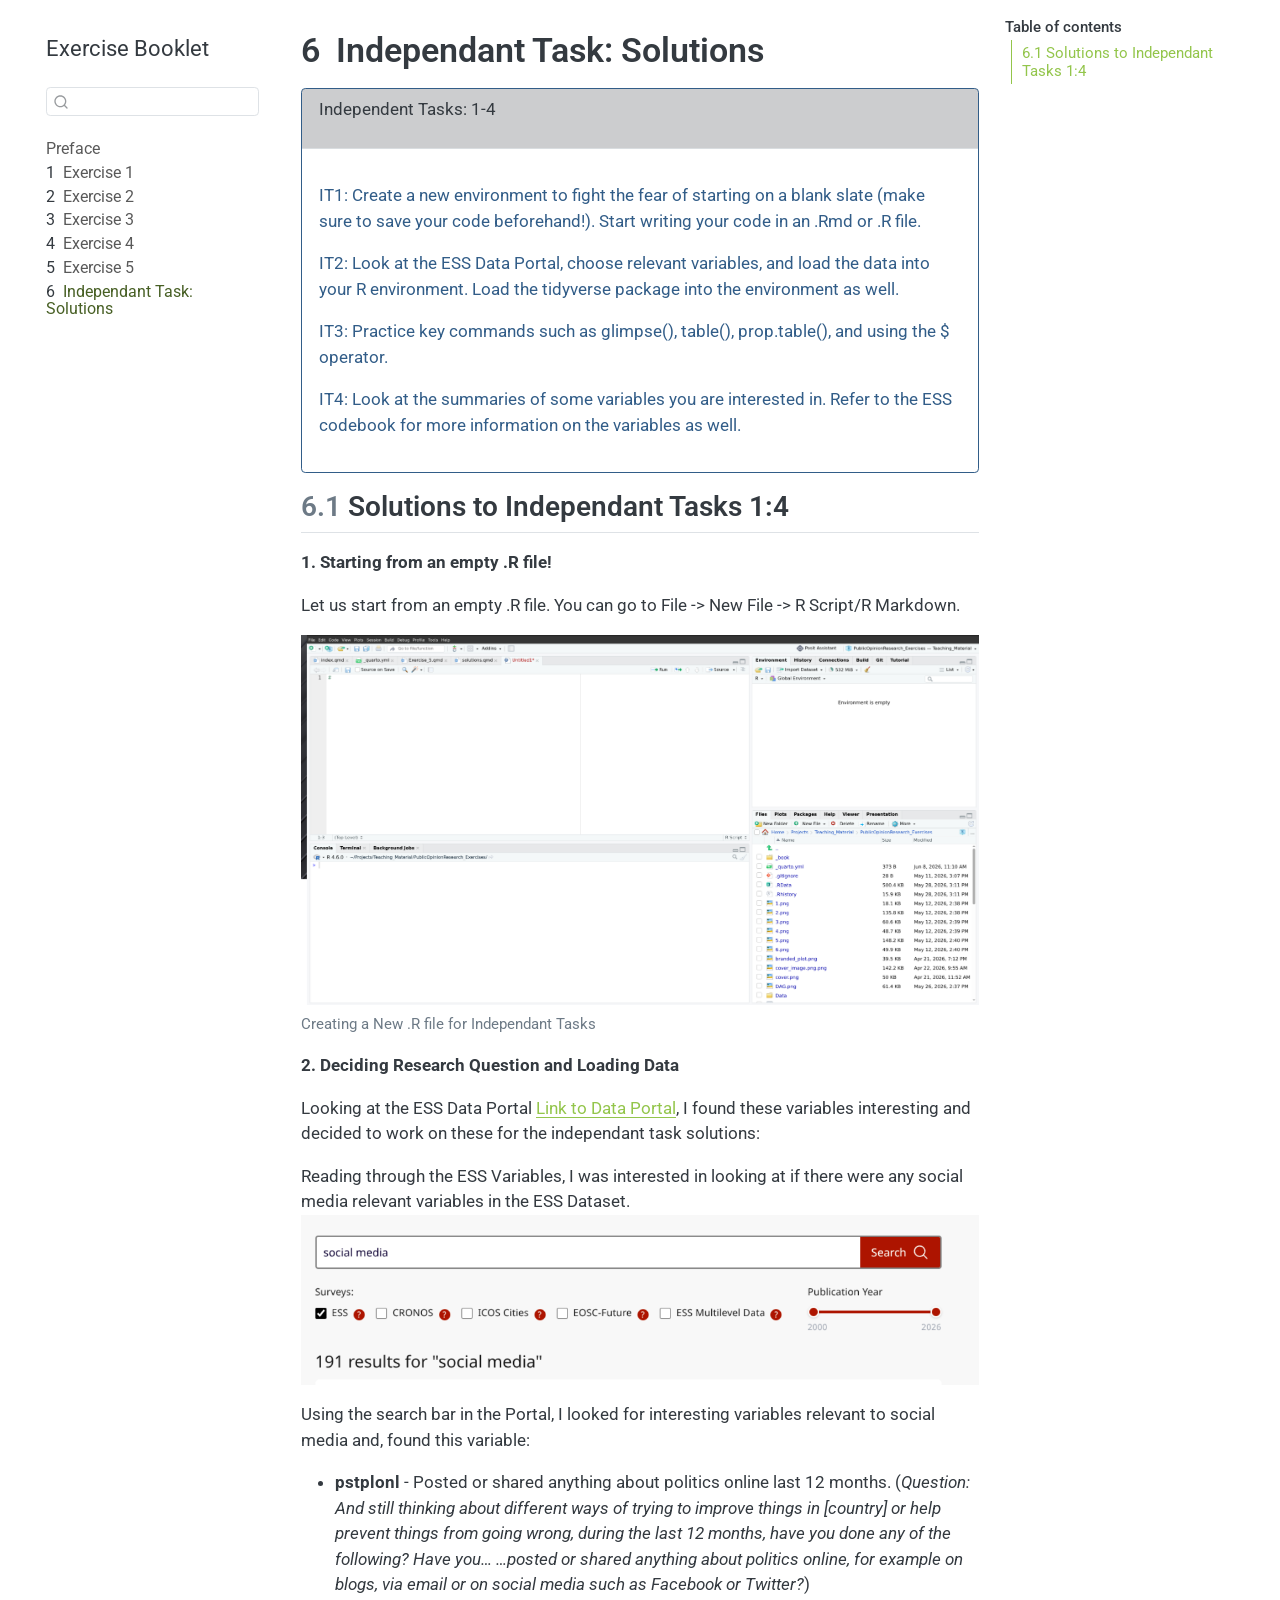
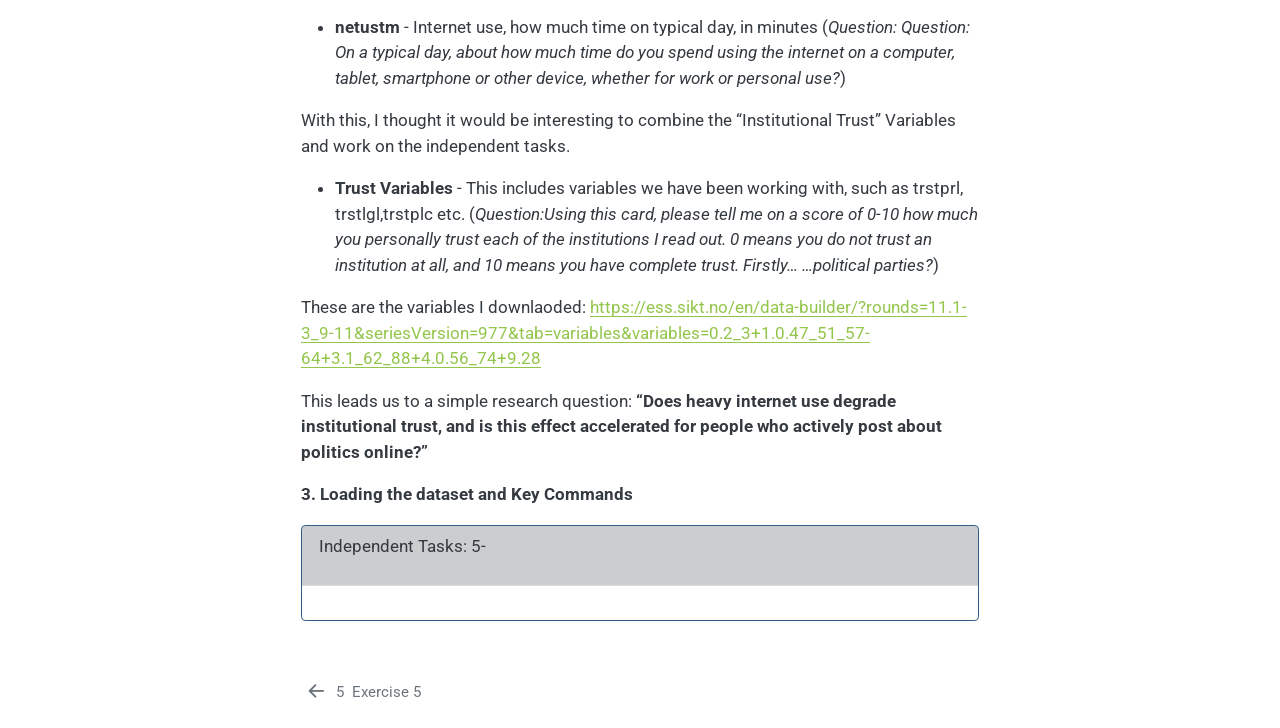
<file: PublicOpinionResearch_Exercises/_book/solutions.html>
<!DOCTYPE html>
<html xmlns="http://www.w3.org/1999/xhtml" lang="en" xml:lang="en"><head>

<meta charset="utf-8">
<meta name="generator" content="quarto-1.9.37">

<meta name="viewport" content="width=device-width, initial-scale=1.0, user-scalable=yes">


<title>6&nbsp; Independant Task: Solutions – Exercise Booklet</title>
<style>
/* Default styles provided by pandoc.
** See https://pandoc.org/MANUAL.html#variables-for-html for config info.
*/
code{white-space: pre-wrap;}
span.smallcaps{font-variant: small-caps;}
div.columns{display: flex; gap: min(4vw, 1.5em);}
div.column{flex: auto; overflow-x: auto;}
div.hanging-indent{margin-left: 1.5em; text-indent: -1.5em;}
ul.task-list{list-style: none;}
ul.task-list li input[type="checkbox"] {
  width: 0.8em;
  margin: 0 0.8em 0.2em -1em; /* quarto-specific, see https://github.com/quarto-dev/quarto-cli/issues/4556 */ 
  vertical-align: middle;
}
</style>


<script src="site_libs/quarto-nav/quarto-nav.js"></script>
<script src="site_libs/quarto-nav/headroom.min.js"></script>
<script src="site_libs/clipboard/clipboard.min.js"></script>
<script src="site_libs/quarto-search/autocomplete.umd.js"></script>
<script src="site_libs/quarto-search/fuse.min.js"></script>
<script src="site_libs/quarto-search/quarto-search.js"></script>
<meta name="quarto:offset" content="./">
<link href="./Exercise_5.html" rel="prev">
<script src="site_libs/quarto-html/quarto.js" type="module"></script>
<script src="site_libs/quarto-html/tabsets/tabsets.js" type="module"></script>
<script src="site_libs/quarto-html/popper.min.js"></script>
<script src="site_libs/quarto-html/tippy.umd.min.js"></script>
<script src="site_libs/quarto-html/anchor.min.js"></script>
<link href="site_libs/quarto-html/tippy.css" rel="stylesheet">
<link href="site_libs/quarto-html/quarto-syntax-highlighting-7f8f88aac4f3542376d5c11b86a4c14d.css" rel="stylesheet" id="quarto-text-highlighting-styles">
<script src="site_libs/bootstrap/bootstrap.min.js"></script>
<link href="site_libs/bootstrap/bootstrap-icons.css" rel="stylesheet">
<link href="site_libs/bootstrap/bootstrap-12dbc0c64bc7d78fb3aaa13411330519.min.css" rel="stylesheet" append-hash="true" id="quarto-bootstrap" data-mode="light">
<script id="quarto-search-options" type="application/json">{
  "location": "sidebar",
  "copy-button": false,
  "collapse-after": 3,
  "panel-placement": "start",
  "type": "textbox",
  "limit": 50,
  "keyboard-shortcut": [
    "f",
    "/",
    "s"
  ],
  "show-item-context": false,
  "language": {
    "search-no-results-text": "No results",
    "search-matching-documents-text": "matching documents",
    "search-copy-link-title": "Copy link to search",
    "search-hide-matches-text": "Hide additional matches",
    "search-more-match-text": "more match in this document",
    "search-more-matches-text": "more matches in this document",
    "search-clear-button-title": "Clear",
    "search-text-placeholder": "",
    "search-detached-cancel-button-title": "Cancel",
    "search-submit-button-title": "Submit",
    "search-label": "Search"
  }
}</script>


</head>

<body class="nav-sidebar floating quarto-light">

<div id="quarto-search-results"></div>
  <header id="quarto-header" class="headroom fixed-top">
  <nav class="quarto-secondary-nav">
    <div class="container-fluid d-flex">
      <button type="button" class="quarto-btn-toggle btn" data-bs-toggle="collapse" role="button" data-bs-target=".quarto-sidebar-collapse-item" aria-controls="quarto-sidebar" aria-expanded="false" aria-label="Toggle sidebar navigation" onclick="if (window.quartoToggleHeadroom) { window.quartoToggleHeadroom(); }">
        <i class="bi bi-layout-text-sidebar-reverse"></i>
      </button>
        <nav class="quarto-page-breadcrumbs" aria-label="breadcrumb"><ol class="breadcrumb"><li class="breadcrumb-item"><a href="./solutions.html"><span class="chapter-number">6</span>&nbsp; <span class="chapter-title">Independant Task: Solutions</span></a></li></ol></nav>
        <a class="flex-grow-1" role="navigation" data-bs-toggle="collapse" data-bs-target=".quarto-sidebar-collapse-item" aria-controls="quarto-sidebar" aria-expanded="false" aria-label="Toggle sidebar navigation" onclick="if (window.quartoToggleHeadroom) { window.quartoToggleHeadroom(); }">      
        </a>
      <button type="button" class="btn quarto-search-button" aria-label="Search" onclick="window.quartoOpenSearch();">
        <i class="bi bi-search"></i>
      </button>
    </div>
  </nav>
</header>
<!-- content -->
<div id="quarto-content" class="quarto-container page-columns page-rows-contents page-layout-article">
<!-- sidebar -->
  <nav id="quarto-sidebar" class="sidebar collapse collapse-horizontal quarto-sidebar-collapse-item sidebar-navigation floating overflow-auto">
    <div class="pt-lg-2 mt-2 text-left sidebar-header">
    <div class="sidebar-title mb-0 py-0">
      <a href="./">Exercise Booklet</a> 
    </div>
      </div>
        <div class="mt-2 flex-shrink-0 align-items-center">
        <div class="sidebar-search">
        <div id="quarto-search" class="" title="Search"></div>
        </div>
        </div>
    <div class="sidebar-menu-container"> 
    <ul class="list-unstyled mt-1">
        <li class="sidebar-item">
  <div class="sidebar-item-container"> 
  <a href="./index.html" class="sidebar-item-text sidebar-link">
 <span class="menu-text">Preface</span></a>
  </div>
</li>
        <li class="sidebar-item">
  <div class="sidebar-item-container"> 
  <a href="./intro.html" class="sidebar-item-text sidebar-link">
 <span class="menu-text"><span class="chapter-number">1</span>&nbsp; <span class="chapter-title">Exercise 1</span></span></a>
  </div>
</li>
        <li class="sidebar-item">
  <div class="sidebar-item-container"> 
  <a href="./Exercise_2.html" class="sidebar-item-text sidebar-link">
 <span class="menu-text"><span class="chapter-number">2</span>&nbsp; <span class="chapter-title">Exercise 2</span></span></a>
  </div>
</li>
        <li class="sidebar-item">
  <div class="sidebar-item-container"> 
  <a href="./Exercise_3.html" class="sidebar-item-text sidebar-link">
 <span class="menu-text"><span class="chapter-number">3</span>&nbsp; <span class="chapter-title">Exercise 3</span></span></a>
  </div>
</li>
        <li class="sidebar-item">
  <div class="sidebar-item-container"> 
  <a href="./Exercise_4.html" class="sidebar-item-text sidebar-link">
 <span class="menu-text"><span class="chapter-number">4</span>&nbsp; <span class="chapter-title">Exercise 4</span></span></a>
  </div>
</li>
        <li class="sidebar-item">
  <div class="sidebar-item-container"> 
  <a href="./Exercise_5.html" class="sidebar-item-text sidebar-link">
 <span class="menu-text"><span class="chapter-number">5</span>&nbsp; <span class="chapter-title">Exercise 5</span></span></a>
  </div>
</li>
        <li class="sidebar-item">
  <div class="sidebar-item-container"> 
  <a href="./solutions.html" class="sidebar-item-text sidebar-link active">
 <span class="menu-text"><span class="chapter-number">6</span>&nbsp; <span class="chapter-title">Independant Task: Solutions</span></span></a>
  </div>
</li>
    </ul>
    </div>
</nav>
<div id="quarto-sidebar-glass" class="quarto-sidebar-collapse-item" data-bs-toggle="collapse" data-bs-target=".quarto-sidebar-collapse-item"></div>
<!-- margin-sidebar -->
    <div id="quarto-margin-sidebar" class="sidebar margin-sidebar">
        <nav id="TOC" role="doc-toc" class="toc-active">
    <h2 id="toc-title">Table of contents</h2>
   
  <ul>
  <li><a href="#solutions-to-independant-tasks-14" id="toc-solutions-to-independant-tasks-14" class="nav-link active" data-scroll-target="#solutions-to-independant-tasks-14"><span class="header-section-number">6.1</span> Solutions to Independant Tasks 1:4</a></li>
  </ul>
</nav>
    </div>
<!-- main -->
<main class="content" id="quarto-document-content">

<header id="title-block-header" class="quarto-title-block default">
<div class="quarto-title">
<h1 class="title"><span class="chapter-number">6</span>&nbsp; <span class="chapter-title">Independant Task: Solutions</span></h1>
</div>



<div class="quarto-title-meta">

    
  
    
  </div>
  


</header>


<div class="col-sm-6">
<div class="card border-primary mb-3" style="max-width: 50rem;">
<div class="card-header">
<p>Independent Tasks: 1-4</p>
</div>
<div class="card-body text-primary">
<p class="card-text">
</p><p>IT1: Create a new environment to fight the fear of starting on a blank slate (make sure to save your code beforehand!). Start writing your code in an .Rmd or .R file.</p>
<p>IT2: Look at the ESS Data Portal, choose relevant variables, and load the data into your R environment. Load the tidyverse package into the environment as well.</p>
<p>IT3: Practice key commands such as glimpse(), table(), prop.table(), and using the $ operator.</p>
<p>IT4: Look at the summaries of some variables you are interested in. Refer to the ESS codebook for more information on the variables as well.</p>
<p></p>
</div>
</div>
</div>
<section id="solutions-to-independant-tasks-14" class="level2" data-number="6.1">
<h2 data-number="6.1" class="anchored" data-anchor-id="solutions-to-independant-tasks-14"><span class="header-section-number">6.1</span> Solutions to Independant Tasks 1:4</h2>
<p><strong>1. Starting from an empty .R file!</strong></p>
<p>Let us start from an empty .R file. You can go to File -&gt; New File -&gt; R Script/R Markdown.</p>
<div class="quarto-figure quarto-figure-center">
<figure class="figure">
<p><img src="idtask_start.png" class="img-fluid figure-img"></p>
<figcaption>Creating a New .R file for Independant Tasks</figcaption>
</figure>
</div>
<p><strong>2. Deciding Research Question and Loading Data</strong></p>
<p>Looking at the ESS Data Portal <a href="https://ess.sikt.no/en/data-builder/">Link to Data Portal</a>, I found these variables interesting and decided to work on these for the independant task solutions:</p>
<p>Reading through the ESS Variables, I was interested in looking at if there were any social media relevant variables in the ESS Dataset. <img src="soc_med.png" class="img-fluid" alt="Looking for social media relevant variables"></p>
<p>Using the search bar in the Portal, I looked for interesting variables relevant to social media and, found this variable:</p>
<ul>
<li><p><strong>pstplonl</strong> - Posted or shared anything about politics online last 12 months. (<em>Question: And still thinking about different ways of trying to improve things in [country] or help prevent things from going wrong, during the last 12 months, have you done any of the following? Have you… …posted or shared anything about politics online, for example on blogs, via email or on social media such as Facebook or Twitter?</em>)</p></li>
<li><p><strong>netustm</strong> - Internet use, how much time on typical day, in minutes (<em>Question: Question: On a typical day, about how much time do you spend using the internet on a computer, tablet, smartphone or other device, whether for work or personal use?</em>)</p></li>
</ul>
<p>With this, I thought it would be interesting to combine the “Institutional Trust” Variables and work on the independent tasks.</p>
<ul>
<li><strong>Trust Variables</strong> - This includes variables we have been working with, such as trstprl, trstlgl,trstplc etc. (<em>Question:Using this card, please tell me on a score of 0-10 how much you personally trust each of the institutions I read out. 0 means you do not trust an institution at all, and 10 means you have complete trust. Firstly… …political parties?</em>)</li>
</ul>
<p>These are the variables I downlaoded: <a href="https://ess.sikt.no/en/data-builder/?rounds=11.1-3_9-11&amp;seriesVersion=977&amp;tab=variables&amp;variables=0.2_3+1.0.47_51_57-64+3.1_62_88+4.0.56_74+9.28">https://ess.sikt.no/en/data-builder/?rounds=11.1-3_9-11&amp;seriesVersion=977&amp;tab=variables&amp;variables=0.2_3+1.0.47_51_57-64+3.1_62_88+4.0.56_74+9.28</a></p>
<p>This leads us to a simple research question: <strong>“Does heavy internet use degrade institutional trust, and is this effect accelerated for people who actively post about politics online?”</strong></p>
<p><strong>3. Loading the dataset and Key Commands</strong></p>
<div class="col-sm-6">
<div class="card border-primary mb-3" style="max-width: 50rem;">
<div class="card-header">
<p>Independent Tasks: 5-</p>
</div>
<div class="card-body text-primary">
<p class="card-text">
</p>
</div>
</div>
</div>


</section>

</main> <!-- /main -->
<script id="quarto-html-after-body" type="application/javascript">
  window.document.addEventListener("DOMContentLoaded", function (event) {
    const icon = "";
    const anchorJS = new window.AnchorJS();
    anchorJS.options = {
      placement: 'right',
      icon: icon
    };
    anchorJS.add('.anchored');
    const isCodeAnnotation = (el) => {
      for (const clz of el.classList) {
        if (clz.startsWith('code-annotation-')) {                     
          return true;
        }
      }
      return false;
    }
    const onCopySuccess = function(e) {
      // button target
      const button = e.trigger;
      // don't keep focus
      button.blur();
      // flash "checked"
      button.classList.add('code-copy-button-checked');
      var currentTitle = button.getAttribute("title");
      button.setAttribute("title", "Copied!");
      let tooltip;
      if (window.bootstrap) {
        button.setAttribute("data-bs-toggle", "tooltip");
        button.setAttribute("data-bs-placement", "left");
        button.setAttribute("data-bs-title", "Copied!");
        tooltip = new bootstrap.Tooltip(button, 
          { trigger: "manual", 
            customClass: "code-copy-button-tooltip",
            offset: [0, -8]});
        tooltip.show();    
      }
      setTimeout(function() {
        if (tooltip) {
          tooltip.hide();
          button.removeAttribute("data-bs-title");
          button.removeAttribute("data-bs-toggle");
          button.removeAttribute("data-bs-placement");
        }
        button.setAttribute("title", currentTitle);
        button.classList.remove('code-copy-button-checked');
      }, 1000);
      // clear code selection
      e.clearSelection();
    }
    const getTextToCopy = function(trigger) {
      const outerScaffold = trigger.parentElement.cloneNode(true);
      const codeEl = outerScaffold.querySelector('code');
      for (const childEl of codeEl.children) {
        if (isCodeAnnotation(childEl)) {
          childEl.remove();
        }
      }
      return codeEl.innerText;
    }
    const clipboard = new window.ClipboardJS('.code-copy-button:not([data-in-quarto-modal])', {
      text: getTextToCopy
    });
    clipboard.on('success', onCopySuccess);
    if (window.document.getElementById('quarto-embedded-source-code-modal')) {
      const clipboardModal = new window.ClipboardJS('.code-copy-button[data-in-quarto-modal]', {
        text: getTextToCopy,
        container: window.document.getElementById('quarto-embedded-source-code-modal')
      });
      clipboardModal.on('success', onCopySuccess);
    }
      var localhostRegex = new RegExp(/^(?:http|https):\/\/localhost\:?[0-9]*\//);
      var mailtoRegex = new RegExp(/^mailto:/);
        var filterRegex = new RegExp('/' + window.location.host + '/');
      var isInternal = (href) => {
          return filterRegex.test(href) || localhostRegex.test(href) || mailtoRegex.test(href);
      }
      // Inspect non-navigation links and adorn them if external
     var links = window.document.querySelectorAll('a[href]:not(.nav-link):not(.navbar-brand):not(.toc-action):not(.sidebar-link):not(.sidebar-item-toggle):not(.pagination-link):not(.no-external):not([aria-hidden]):not(.dropdown-item):not(.quarto-navigation-tool):not(.about-link)');
      for (var i=0; i<links.length; i++) {
        const link = links[i];
        if (!isInternal(link.href)) {
          // undo the damage that might have been done by quarto-nav.js in the case of
          // links that we want to consider external
          if (link.dataset.originalHref !== undefined) {
            link.href = link.dataset.originalHref;
          }
        }
      }
    function tippyHover(el, contentFn, onTriggerFn, onUntriggerFn) {
      const config = {
        allowHTML: true,
        maxWidth: 500,
        delay: 100,
        arrow: false,
        appendTo: function(el) {
            return el.parentElement;
        },
        interactive: true,
        interactiveBorder: 10,
        theme: 'quarto',
        placement: 'bottom-start',
      };
      if (contentFn) {
        config.content = contentFn;
      }
      if (onTriggerFn) {
        config.onTrigger = onTriggerFn;
      }
      if (onUntriggerFn) {
        config.onUntrigger = onUntriggerFn;
      }
      window.tippy(el, config); 
    }
    const noterefs = window.document.querySelectorAll('a[role="doc-noteref"]');
    for (var i=0; i<noterefs.length; i++) {
      const ref = noterefs[i];
      tippyHover(ref, function() {
        // use id or data attribute instead here
        let href = ref.getAttribute('data-footnote-href') || ref.getAttribute('href');
        try { href = new URL(href).hash; } catch {}
        const id = href.replace(/^#\/?/, "");
        const note = window.document.getElementById(id);
        if (note) {
          return note.innerHTML;
        } else {
          return "";
        }
      });
    }
    const xrefs = window.document.querySelectorAll('a.quarto-xref');
    const processXRef = (id, note) => {
      // Strip column container classes
      const stripColumnClz = (el) => {
        el.classList.remove("page-full", "page-columns");
        if (el.children) {
          for (const child of el.children) {
            stripColumnClz(child);
          }
        }
      }
      stripColumnClz(note)
      if (id === null || id.startsWith('sec-')) {
        // Special case sections, only their first couple elements
        const container = document.createElement("div");
        if (note.children && note.children.length > 2) {
          container.appendChild(note.children[0].cloneNode(true));
          for (let i = 1; i < note.children.length; i++) {
            const child = note.children[i];
            if (child.tagName === "P" && child.innerText === "") {
              continue;
            } else {
              container.appendChild(child.cloneNode(true));
              break;
            }
          }
          if (window.Quarto?.typesetMath) {
            window.Quarto.typesetMath(container);
          }
          return container.innerHTML
        } else {
          if (window.Quarto?.typesetMath) {
            window.Quarto.typesetMath(note);
          }
          return note.innerHTML;
        }
      } else {
        // Remove any anchor links if they are present
        const anchorLink = note.querySelector('a.anchorjs-link');
        if (anchorLink) {
          anchorLink.remove();
        }
        if (window.Quarto?.typesetMath) {
          window.Quarto.typesetMath(note);
        }
        if (note.classList.contains("callout")) {
          return note.outerHTML;
        } else {
          return note.innerHTML;
        }
      }
    }
    for (var i=0; i<xrefs.length; i++) {
      const xref = xrefs[i];
      tippyHover(xref, undefined, function(instance) {
        instance.disable();
        let url = xref.getAttribute('href');
        let hash = undefined; 
        if (url.startsWith('#')) {
          hash = url;
        } else {
          try { hash = new URL(url).hash; } catch {}
        }
        if (hash) {
          const id = hash.replace(/^#\/?/, "");
          const note = window.document.getElementById(id);
          if (note !== null) {
            try {
              const html = processXRef(id, note.cloneNode(true));
              instance.setContent(html);
            } finally {
              instance.enable();
              instance.show();
            }
          } else {
            // See if we can fetch this
            fetch(url.split('#')[0])
            .then(res => res.text())
            .then(html => {
              const parser = new DOMParser();
              const htmlDoc = parser.parseFromString(html, "text/html");
              const note = htmlDoc.getElementById(id);
              if (note !== null) {
                const html = processXRef(id, note);
                instance.setContent(html);
              } 
            }).finally(() => {
              instance.enable();
              instance.show();
            });
          }
        } else {
          // See if we can fetch a full url (with no hash to target)
          // This is a special case and we should probably do some content thinning / targeting
          fetch(url)
          .then(res => res.text())
          .then(html => {
            const parser = new DOMParser();
            const htmlDoc = parser.parseFromString(html, "text/html");
            const note = htmlDoc.querySelector('main.content');
            if (note !== null) {
              // This should only happen for chapter cross references
              // (since there is no id in the URL)
              // remove the first header
              if (note.children.length > 0 && note.children[0].tagName === "HEADER") {
                note.children[0].remove();
              }
              const html = processXRef(null, note);
              instance.setContent(html);
            } 
          }).finally(() => {
            instance.enable();
            instance.show();
          });
        }
      }, function(instance) {
      });
    }
        let selectedAnnoteEl;
        const selectorForAnnotation = ( cell, annotation) => {
          let cellAttr = 'data-code-cell="' + cell + '"';
          let lineAttr = 'data-code-annotation="' +  annotation + '"';
          const selector = 'span[' + cellAttr + '][' + lineAttr + ']';
          return selector;
        }
        const selectCodeLines = (annoteEl) => {
          const doc = window.document;
          const targetCell = annoteEl.getAttribute("data-target-cell");
          const targetAnnotation = annoteEl.getAttribute("data-target-annotation");
          const annoteSpan = window.document.querySelector(selectorForAnnotation(targetCell, targetAnnotation));
          const lines = annoteSpan.getAttribute("data-code-lines").split(",");
          const lineIds = lines.map((line) => {
            return targetCell + "-" + line;
          })
          let top = null;
          let height = null;
          let parent = null;
          if (lineIds.length > 0) {
              //compute the position of the single el (top and bottom and make a div)
              const el = window.document.getElementById(lineIds[0]);
              top = el.offsetTop;
              height = el.offsetHeight;
              parent = el.parentElement.parentElement;
            if (lineIds.length > 1) {
              const lastEl = window.document.getElementById(lineIds[lineIds.length - 1]);
              const bottom = lastEl.offsetTop + lastEl.offsetHeight;
              height = bottom - top;
            }
            if (top !== null && height !== null && parent !== null) {
              // cook up a div (if necessary) and position it 
              let div = window.document.getElementById("code-annotation-line-highlight");
              if (div === null) {
                div = window.document.createElement("div");
                div.setAttribute("id", "code-annotation-line-highlight");
                div.style.position = 'absolute';
                parent.appendChild(div);
              }
              div.style.top = top - 2 + "px";
              div.style.height = height + 4 + "px";
              div.style.left = 0;
              let gutterDiv = window.document.getElementById("code-annotation-line-highlight-gutter");
              if (gutterDiv === null) {
                gutterDiv = window.document.createElement("div");
                gutterDiv.setAttribute("id", "code-annotation-line-highlight-gutter");
                gutterDiv.style.position = 'absolute';
                const codeCell = window.document.getElementById(targetCell);
                const gutter = codeCell.querySelector('.code-annotation-gutter');
                gutter.appendChild(gutterDiv);
              }
              gutterDiv.style.top = top - 2 + "px";
              gutterDiv.style.height = height + 4 + "px";
            }
            selectedAnnoteEl = annoteEl;
          }
        };
        const unselectCodeLines = () => {
          const elementsIds = ["code-annotation-line-highlight", "code-annotation-line-highlight-gutter"];
          elementsIds.forEach((elId) => {
            const div = window.document.getElementById(elId);
            if (div) {
              div.remove();
            }
          });
          selectedAnnoteEl = undefined;
        };
          // Handle positioning of the toggle
      window.addEventListener(
        "resize",
        throttle(() => {
          elRect = undefined;
          if (selectedAnnoteEl) {
            selectCodeLines(selectedAnnoteEl);
          }
        }, 10)
      );
      function throttle(fn, ms) {
      let throttle = false;
      let timer;
        return (...args) => {
          if(!throttle) { // first call gets through
              fn.apply(this, args);
              throttle = true;
          } else { // all the others get throttled
              if(timer) clearTimeout(timer); // cancel #2
              timer = setTimeout(() => {
                fn.apply(this, args);
                timer = throttle = false;
              }, ms);
          }
        };
      }
        // Attach click handler to the DT
        const annoteDls = window.document.querySelectorAll('dt[data-target-cell]');
        for (const annoteDlNode of annoteDls) {
          annoteDlNode.addEventListener('click', (event) => {
            const clickedEl = event.target;
            if (clickedEl !== selectedAnnoteEl) {
              unselectCodeLines();
              const activeEl = window.document.querySelector('dt[data-target-cell].code-annotation-active');
              if (activeEl) {
                activeEl.classList.remove('code-annotation-active');
              }
              selectCodeLines(clickedEl);
              clickedEl.classList.add('code-annotation-active');
            } else {
              // Unselect the line
              unselectCodeLines();
              clickedEl.classList.remove('code-annotation-active');
            }
          });
        }
    const findCites = (el) => {
      const parentEl = el.parentElement;
      if (parentEl) {
        const cites = parentEl.dataset.cites;
        if (cites) {
          return {
            el,
            cites: cites.split(' ')
          };
        } else {
          return findCites(el.parentElement)
        }
      } else {
        return undefined;
      }
    };
    var bibliorefs = window.document.querySelectorAll('a[role="doc-biblioref"]');
    for (var i=0; i<bibliorefs.length; i++) {
      const ref = bibliorefs[i];
      const citeInfo = findCites(ref);
      if (citeInfo) {
        tippyHover(citeInfo.el, function() {
          var popup = window.document.createElement('div');
          citeInfo.cites.forEach(function(cite) {
            var citeDiv = window.document.createElement('div');
            citeDiv.classList.add('hanging-indent');
            citeDiv.classList.add('csl-entry');
            var biblioDiv = window.document.getElementById('ref-' + cite);
            if (biblioDiv) {
              citeDiv.innerHTML = biblioDiv.innerHTML;
            }
            popup.appendChild(citeDiv);
          });
          return popup.innerHTML;
        });
      }
    }
  });
  </script>
<nav class="page-navigation">
  <div class="nav-page nav-page-previous">
      <a href="./Exercise_5.html" class="pagination-link" aria-label="Exercise 5">
        <i class="bi bi-arrow-left-short"></i> <span class="nav-page-text"><span class="chapter-number">5</span>&nbsp; <span class="chapter-title">Exercise 5</span></span>
      </a>          
  </div>
  <div class="nav-page nav-page-next">
  </div>
</nav>
</div> <!-- /content -->




</body></html>
</file>
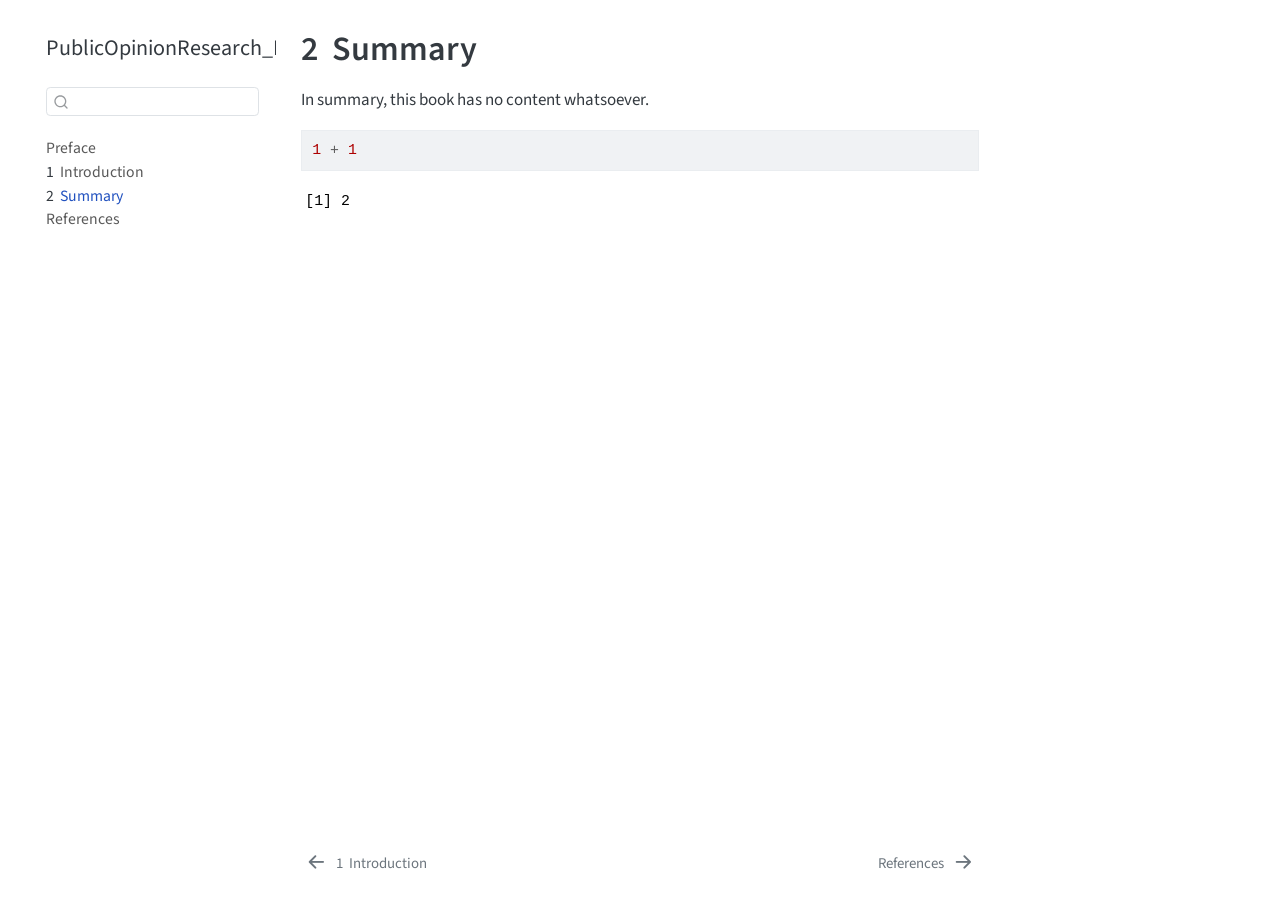
<file: PublicOpinionResearch_Exercises/_book/summary.html>
<!DOCTYPE html>
<html xmlns="http://www.w3.org/1999/xhtml" lang="en" xml:lang="en"><head>

<meta charset="utf-8">
<meta name="generator" content="quarto-1.8.27">

<meta name="viewport" content="width=device-width, initial-scale=1.0, user-scalable=yes">


<title>2&nbsp; Summary – PublicOpinionResearch_Exercises</title>
<style>
code{white-space: pre-wrap;}
span.smallcaps{font-variant: small-caps;}
div.columns{display: flex; gap: min(4vw, 1.5em);}
div.column{flex: auto; overflow-x: auto;}
div.hanging-indent{margin-left: 1.5em; text-indent: -1.5em;}
ul.task-list{list-style: none;}
ul.task-list li input[type="checkbox"] {
  width: 0.8em;
  margin: 0 0.8em 0.2em -1em; /* quarto-specific, see https://github.com/quarto-dev/quarto-cli/issues/4556 */ 
  vertical-align: middle;
}
/* CSS for syntax highlighting */
html { -webkit-text-size-adjust: 100%; }
pre > code.sourceCode { white-space: pre; position: relative; }
pre > code.sourceCode > span { display: inline-block; line-height: 1.25; }
pre > code.sourceCode > span:empty { height: 1.2em; }
.sourceCode { overflow: visible; }
code.sourceCode > span { color: inherit; text-decoration: inherit; }
div.sourceCode { margin: 1em 0; }
pre.sourceCode { margin: 0; }
@media screen {
div.sourceCode { overflow: auto; }
}
@media print {
pre > code.sourceCode { white-space: pre-wrap; }
pre > code.sourceCode > span { text-indent: -5em; padding-left: 5em; }
}
pre.numberSource code
  { counter-reset: source-line 0; }
pre.numberSource code > span
  { position: relative; left: -4em; counter-increment: source-line; }
pre.numberSource code > span > a:first-child::before
  { content: counter(source-line);
    position: relative; left: -1em; text-align: right; vertical-align: baseline;
    border: none; display: inline-block;
    -webkit-touch-callout: none; -webkit-user-select: none;
    -khtml-user-select: none; -moz-user-select: none;
    -ms-user-select: none; user-select: none;
    padding: 0 4px; width: 4em;
  }
pre.numberSource { margin-left: 3em;  padding-left: 4px; }
div.sourceCode
  {   }
@media screen {
pre > code.sourceCode > span > a:first-child::before { text-decoration: underline; }
}
</style>


<script src="site_libs/quarto-nav/quarto-nav.js"></script>
<script src="site_libs/quarto-nav/headroom.min.js"></script>
<script src="site_libs/clipboard/clipboard.min.js"></script>
<script src="site_libs/quarto-search/autocomplete.umd.js"></script>
<script src="site_libs/quarto-search/fuse.min.js"></script>
<script src="site_libs/quarto-search/quarto-search.js"></script>
<meta name="quarto:offset" content="./">
<link href="./references.html" rel="next">
<link href="./intro.html" rel="prev">
<script src="site_libs/quarto-html/quarto.js" type="module"></script>
<script src="site_libs/quarto-html/tabsets/tabsets.js" type="module"></script>
<script src="site_libs/quarto-html/axe/axe-check.js" type="module"></script>
<script src="site_libs/quarto-html/popper.min.js"></script>
<script src="site_libs/quarto-html/tippy.umd.min.js"></script>
<script src="site_libs/quarto-html/anchor.min.js"></script>
<link href="site_libs/quarto-html/tippy.css" rel="stylesheet">
<link href="site_libs/quarto-html/quarto-syntax-highlighting-ed96de9b727972fe78a7b5d16c58bf87.css" rel="stylesheet" id="quarto-text-highlighting-styles">
<script src="site_libs/bootstrap/bootstrap.min.js"></script>
<link href="site_libs/bootstrap/bootstrap-icons.css" rel="stylesheet">
<link href="site_libs/bootstrap/bootstrap-70a47bd5681a7291082a5b9f83d58762.min.css" rel="stylesheet" append-hash="true" id="quarto-bootstrap" data-mode="light">
<script id="quarto-search-options" type="application/json">{
  "location": "sidebar",
  "copy-button": false,
  "collapse-after": 3,
  "panel-placement": "start",
  "type": "textbox",
  "limit": 50,
  "keyboard-shortcut": [
    "f",
    "/",
    "s"
  ],
  "show-item-context": false,
  "language": {
    "search-no-results-text": "No results",
    "search-matching-documents-text": "matching documents",
    "search-copy-link-title": "Copy link to search",
    "search-hide-matches-text": "Hide additional matches",
    "search-more-match-text": "more match in this document",
    "search-more-matches-text": "more matches in this document",
    "search-clear-button-title": "Clear",
    "search-text-placeholder": "",
    "search-detached-cancel-button-title": "Cancel",
    "search-submit-button-title": "Submit",
    "search-label": "Search"
  }
}</script>


</head>

<body class="nav-sidebar floating quarto-light">

<div id="quarto-search-results"></div>
  <header id="quarto-header" class="headroom fixed-top">
  <nav class="quarto-secondary-nav">
    <div class="container-fluid d-flex">
      <button type="button" class="quarto-btn-toggle btn" data-bs-toggle="collapse" role="button" data-bs-target=".quarto-sidebar-collapse-item" aria-controls="quarto-sidebar" aria-expanded="false" aria-label="Toggle sidebar navigation" onclick="if (window.quartoToggleHeadroom) { window.quartoToggleHeadroom(); }">
        <i class="bi bi-layout-text-sidebar-reverse"></i>
      </button>
        <nav class="quarto-page-breadcrumbs" aria-label="breadcrumb"><ol class="breadcrumb"><li class="breadcrumb-item"><a href="./summary.html"><span class="chapter-number">2</span>&nbsp; <span class="chapter-title">Summary</span></a></li></ol></nav>
        <a class="flex-grow-1" role="navigation" data-bs-toggle="collapse" data-bs-target=".quarto-sidebar-collapse-item" aria-controls="quarto-sidebar" aria-expanded="false" aria-label="Toggle sidebar navigation" onclick="if (window.quartoToggleHeadroom) { window.quartoToggleHeadroom(); }">      
        </a>
      <button type="button" class="btn quarto-search-button" aria-label="Search" onclick="window.quartoOpenSearch();">
        <i class="bi bi-search"></i>
      </button>
    </div>
  </nav>
</header>
<!-- content -->
<div id="quarto-content" class="quarto-container page-columns page-rows-contents page-layout-article">
<!-- sidebar -->
  <nav id="quarto-sidebar" class="sidebar collapse collapse-horizontal quarto-sidebar-collapse-item sidebar-navigation floating overflow-auto">
    <div class="pt-lg-2 mt-2 text-left sidebar-header">
    <div class="sidebar-title mb-0 py-0">
      <a href="./">PublicOpinionResearch_Exercises</a> 
    </div>
      </div>
        <div class="mt-2 flex-shrink-0 align-items-center">
        <div class="sidebar-search">
        <div id="quarto-search" class="" title="Search"></div>
        </div>
        </div>
    <div class="sidebar-menu-container"> 
    <ul class="list-unstyled mt-1">
        <li class="sidebar-item">
  <div class="sidebar-item-container"> 
  <a href="./index.html" class="sidebar-item-text sidebar-link">
 <span class="menu-text">Preface</span></a>
  </div>
</li>
        <li class="sidebar-item">
  <div class="sidebar-item-container"> 
  <a href="./intro.html" class="sidebar-item-text sidebar-link">
 <span class="menu-text"><span class="chapter-number">1</span>&nbsp; <span class="chapter-title">Introduction</span></span></a>
  </div>
</li>
        <li class="sidebar-item">
  <div class="sidebar-item-container"> 
  <a href="./summary.html" class="sidebar-item-text sidebar-link active">
 <span class="menu-text"><span class="chapter-number">2</span>&nbsp; <span class="chapter-title">Summary</span></span></a>
  </div>
</li>
        <li class="sidebar-item">
  <div class="sidebar-item-container"> 
  <a href="./references.html" class="sidebar-item-text sidebar-link">
 <span class="menu-text">References</span></a>
  </div>
</li>
    </ul>
    </div>
</nav>
<div id="quarto-sidebar-glass" class="quarto-sidebar-collapse-item" data-bs-toggle="collapse" data-bs-target=".quarto-sidebar-collapse-item"></div>
<!-- margin-sidebar -->
    <div id="quarto-margin-sidebar" class="sidebar margin-sidebar zindex-bottom">
        
    </div>
<!-- main -->
<main class="content" id="quarto-document-content">

<header id="title-block-header" class="quarto-title-block default">
<div class="quarto-title">
<h1 class="title"><span class="chapter-number">2</span>&nbsp; <span class="chapter-title">Summary</span></h1>
</div>



<div class="quarto-title-meta">

    
  
    
  </div>
  


</header>


<p>In summary, this book has no content whatsoever.</p>
<div class="cell">
<div class="code-copy-outer-scaffold"><div class="sourceCode cell-code" id="cb1"><pre class="sourceCode r code-with-copy"><code class="sourceCode r"><span id="cb1-1"><a href="#cb1-1" aria-hidden="true" tabindex="-1"></a><span class="dv">1</span> <span class="sc">+</span> <span class="dv">1</span></span></code></pre></div><button title="Copy to Clipboard" class="code-copy-button"><i class="bi"></i></button></div>
<div class="cell-output cell-output-stdout">
<pre><code>[1] 2</code></pre>
</div>
</div>



</main> <!-- /main -->
<script id="quarto-html-after-body" type="application/javascript">
  window.document.addEventListener("DOMContentLoaded", function (event) {
    const icon = "";
    const anchorJS = new window.AnchorJS();
    anchorJS.options = {
      placement: 'right',
      icon: icon
    };
    anchorJS.add('.anchored');
    const isCodeAnnotation = (el) => {
      for (const clz of el.classList) {
        if (clz.startsWith('code-annotation-')) {                     
          return true;
        }
      }
      return false;
    }
    const onCopySuccess = function(e) {
      // button target
      const button = e.trigger;
      // don't keep focus
      button.blur();
      // flash "checked"
      button.classList.add('code-copy-button-checked');
      var currentTitle = button.getAttribute("title");
      button.setAttribute("title", "Copied!");
      let tooltip;
      if (window.bootstrap) {
        button.setAttribute("data-bs-toggle", "tooltip");
        button.setAttribute("data-bs-placement", "left");
        button.setAttribute("data-bs-title", "Copied!");
        tooltip = new bootstrap.Tooltip(button, 
          { trigger: "manual", 
            customClass: "code-copy-button-tooltip",
            offset: [0, -8]});
        tooltip.show();    
      }
      setTimeout(function() {
        if (tooltip) {
          tooltip.hide();
          button.removeAttribute("data-bs-title");
          button.removeAttribute("data-bs-toggle");
          button.removeAttribute("data-bs-placement");
        }
        button.setAttribute("title", currentTitle);
        button.classList.remove('code-copy-button-checked');
      }, 1000);
      // clear code selection
      e.clearSelection();
    }
    const getTextToCopy = function(trigger) {
      const outerScaffold = trigger.parentElement.cloneNode(true);
      const codeEl = outerScaffold.querySelector('code');
      for (const childEl of codeEl.children) {
        if (isCodeAnnotation(childEl)) {
          childEl.remove();
        }
      }
      return codeEl.innerText;
    }
    const clipboard = new window.ClipboardJS('.code-copy-button:not([data-in-quarto-modal])', {
      text: getTextToCopy
    });
    clipboard.on('success', onCopySuccess);
    if (window.document.getElementById('quarto-embedded-source-code-modal')) {
      const clipboardModal = new window.ClipboardJS('.code-copy-button[data-in-quarto-modal]', {
        text: getTextToCopy,
        container: window.document.getElementById('quarto-embedded-source-code-modal')
      });
      clipboardModal.on('success', onCopySuccess);
    }
      var localhostRegex = new RegExp(/^(?:http|https):\/\/localhost\:?[0-9]*\//);
      var mailtoRegex = new RegExp(/^mailto:/);
        var filterRegex = new RegExp('/' + window.location.host + '/');
      var isInternal = (href) => {
          return filterRegex.test(href) || localhostRegex.test(href) || mailtoRegex.test(href);
      }
      // Inspect non-navigation links and adorn them if external
     var links = window.document.querySelectorAll('a[href]:not(.nav-link):not(.navbar-brand):not(.toc-action):not(.sidebar-link):not(.sidebar-item-toggle):not(.pagination-link):not(.no-external):not([aria-hidden]):not(.dropdown-item):not(.quarto-navigation-tool):not(.about-link)');
      for (var i=0; i<links.length; i++) {
        const link = links[i];
        if (!isInternal(link.href)) {
          // undo the damage that might have been done by quarto-nav.js in the case of
          // links that we want to consider external
          if (link.dataset.originalHref !== undefined) {
            link.href = link.dataset.originalHref;
          }
        }
      }
    function tippyHover(el, contentFn, onTriggerFn, onUntriggerFn) {
      const config = {
        allowHTML: true,
        maxWidth: 500,
        delay: 100,
        arrow: false,
        appendTo: function(el) {
            return el.parentElement;
        },
        interactive: true,
        interactiveBorder: 10,
        theme: 'quarto',
        placement: 'bottom-start',
      };
      if (contentFn) {
        config.content = contentFn;
      }
      if (onTriggerFn) {
        config.onTrigger = onTriggerFn;
      }
      if (onUntriggerFn) {
        config.onUntrigger = onUntriggerFn;
      }
      window.tippy(el, config); 
    }
    const noterefs = window.document.querySelectorAll('a[role="doc-noteref"]');
    for (var i=0; i<noterefs.length; i++) {
      const ref = noterefs[i];
      tippyHover(ref, function() {
        // use id or data attribute instead here
        let href = ref.getAttribute('data-footnote-href') || ref.getAttribute('href');
        try { href = new URL(href).hash; } catch {}
        const id = href.replace(/^#\/?/, "");
        const note = window.document.getElementById(id);
        if (note) {
          return note.innerHTML;
        } else {
          return "";
        }
      });
    }
    const xrefs = window.document.querySelectorAll('a.quarto-xref');
    const processXRef = (id, note) => {
      // Strip column container classes
      const stripColumnClz = (el) => {
        el.classList.remove("page-full", "page-columns");
        if (el.children) {
          for (const child of el.children) {
            stripColumnClz(child);
          }
        }
      }
      stripColumnClz(note)
      if (id === null || id.startsWith('sec-')) {
        // Special case sections, only their first couple elements
        const container = document.createElement("div");
        if (note.children && note.children.length > 2) {
          container.appendChild(note.children[0].cloneNode(true));
          for (let i = 1; i < note.children.length; i++) {
            const child = note.children[i];
            if (child.tagName === "P" && child.innerText === "") {
              continue;
            } else {
              container.appendChild(child.cloneNode(true));
              break;
            }
          }
          if (window.Quarto?.typesetMath) {
            window.Quarto.typesetMath(container);
          }
          return container.innerHTML
        } else {
          if (window.Quarto?.typesetMath) {
            window.Quarto.typesetMath(note);
          }
          return note.innerHTML;
        }
      } else {
        // Remove any anchor links if they are present
        const anchorLink = note.querySelector('a.anchorjs-link');
        if (anchorLink) {
          anchorLink.remove();
        }
        if (window.Quarto?.typesetMath) {
          window.Quarto.typesetMath(note);
        }
        if (note.classList.contains("callout")) {
          return note.outerHTML;
        } else {
          return note.innerHTML;
        }
      }
    }
    for (var i=0; i<xrefs.length; i++) {
      const xref = xrefs[i];
      tippyHover(xref, undefined, function(instance) {
        instance.disable();
        let url = xref.getAttribute('href');
        let hash = undefined; 
        if (url.startsWith('#')) {
          hash = url;
        } else {
          try { hash = new URL(url).hash; } catch {}
        }
        if (hash) {
          const id = hash.replace(/^#\/?/, "");
          const note = window.document.getElementById(id);
          if (note !== null) {
            try {
              const html = processXRef(id, note.cloneNode(true));
              instance.setContent(html);
            } finally {
              instance.enable();
              instance.show();
            }
          } else {
            // See if we can fetch this
            fetch(url.split('#')[0])
            .then(res => res.text())
            .then(html => {
              const parser = new DOMParser();
              const htmlDoc = parser.parseFromString(html, "text/html");
              const note = htmlDoc.getElementById(id);
              if (note !== null) {
                const html = processXRef(id, note);
                instance.setContent(html);
              } 
            }).finally(() => {
              instance.enable();
              instance.show();
            });
          }
        } else {
          // See if we can fetch a full url (with no hash to target)
          // This is a special case and we should probably do some content thinning / targeting
          fetch(url)
          .then(res => res.text())
          .then(html => {
            const parser = new DOMParser();
            const htmlDoc = parser.parseFromString(html, "text/html");
            const note = htmlDoc.querySelector('main.content');
            if (note !== null) {
              // This should only happen for chapter cross references
              // (since there is no id in the URL)
              // remove the first header
              if (note.children.length > 0 && note.children[0].tagName === "HEADER") {
                note.children[0].remove();
              }
              const html = processXRef(null, note);
              instance.setContent(html);
            } 
          }).finally(() => {
            instance.enable();
            instance.show();
          });
        }
      }, function(instance) {
      });
    }
        let selectedAnnoteEl;
        const selectorForAnnotation = ( cell, annotation) => {
          let cellAttr = 'data-code-cell="' + cell + '"';
          let lineAttr = 'data-code-annotation="' +  annotation + '"';
          const selector = 'span[' + cellAttr + '][' + lineAttr + ']';
          return selector;
        }
        const selectCodeLines = (annoteEl) => {
          const doc = window.document;
          const targetCell = annoteEl.getAttribute("data-target-cell");
          const targetAnnotation = annoteEl.getAttribute("data-target-annotation");
          const annoteSpan = window.document.querySelector(selectorForAnnotation(targetCell, targetAnnotation));
          const lines = annoteSpan.getAttribute("data-code-lines").split(",");
          const lineIds = lines.map((line) => {
            return targetCell + "-" + line;
          })
          let top = null;
          let height = null;
          let parent = null;
          if (lineIds.length > 0) {
              //compute the position of the single el (top and bottom and make a div)
              const el = window.document.getElementById(lineIds[0]);
              top = el.offsetTop;
              height = el.offsetHeight;
              parent = el.parentElement.parentElement;
            if (lineIds.length > 1) {
              const lastEl = window.document.getElementById(lineIds[lineIds.length - 1]);
              const bottom = lastEl.offsetTop + lastEl.offsetHeight;
              height = bottom - top;
            }
            if (top !== null && height !== null && parent !== null) {
              // cook up a div (if necessary) and position it 
              let div = window.document.getElementById("code-annotation-line-highlight");
              if (div === null) {
                div = window.document.createElement("div");
                div.setAttribute("id", "code-annotation-line-highlight");
                div.style.position = 'absolute';
                parent.appendChild(div);
              }
              div.style.top = top - 2 + "px";
              div.style.height = height + 4 + "px";
              div.style.left = 0;
              let gutterDiv = window.document.getElementById("code-annotation-line-highlight-gutter");
              if (gutterDiv === null) {
                gutterDiv = window.document.createElement("div");
                gutterDiv.setAttribute("id", "code-annotation-line-highlight-gutter");
                gutterDiv.style.position = 'absolute';
                const codeCell = window.document.getElementById(targetCell);
                const gutter = codeCell.querySelector('.code-annotation-gutter');
                gutter.appendChild(gutterDiv);
              }
              gutterDiv.style.top = top - 2 + "px";
              gutterDiv.style.height = height + 4 + "px";
            }
            selectedAnnoteEl = annoteEl;
          }
        };
        const unselectCodeLines = () => {
          const elementsIds = ["code-annotation-line-highlight", "code-annotation-line-highlight-gutter"];
          elementsIds.forEach((elId) => {
            const div = window.document.getElementById(elId);
            if (div) {
              div.remove();
            }
          });
          selectedAnnoteEl = undefined;
        };
          // Handle positioning of the toggle
      window.addEventListener(
        "resize",
        throttle(() => {
          elRect = undefined;
          if (selectedAnnoteEl) {
            selectCodeLines(selectedAnnoteEl);
          }
        }, 10)
      );
      function throttle(fn, ms) {
      let throttle = false;
      let timer;
        return (...args) => {
          if(!throttle) { // first call gets through
              fn.apply(this, args);
              throttle = true;
          } else { // all the others get throttled
              if(timer) clearTimeout(timer); // cancel #2
              timer = setTimeout(() => {
                fn.apply(this, args);
                timer = throttle = false;
              }, ms);
          }
        };
      }
        // Attach click handler to the DT
        const annoteDls = window.document.querySelectorAll('dt[data-target-cell]');
        for (const annoteDlNode of annoteDls) {
          annoteDlNode.addEventListener('click', (event) => {
            const clickedEl = event.target;
            if (clickedEl !== selectedAnnoteEl) {
              unselectCodeLines();
              const activeEl = window.document.querySelector('dt[data-target-cell].code-annotation-active');
              if (activeEl) {
                activeEl.classList.remove('code-annotation-active');
              }
              selectCodeLines(clickedEl);
              clickedEl.classList.add('code-annotation-active');
            } else {
              // Unselect the line
              unselectCodeLines();
              clickedEl.classList.remove('code-annotation-active');
            }
          });
        }
    const findCites = (el) => {
      const parentEl = el.parentElement;
      if (parentEl) {
        const cites = parentEl.dataset.cites;
        if (cites) {
          return {
            el,
            cites: cites.split(' ')
          };
        } else {
          return findCites(el.parentElement)
        }
      } else {
        return undefined;
      }
    };
    var bibliorefs = window.document.querySelectorAll('a[role="doc-biblioref"]');
    for (var i=0; i<bibliorefs.length; i++) {
      const ref = bibliorefs[i];
      const citeInfo = findCites(ref);
      if (citeInfo) {
        tippyHover(citeInfo.el, function() {
          var popup = window.document.createElement('div');
          citeInfo.cites.forEach(function(cite) {
            var citeDiv = window.document.createElement('div');
            citeDiv.classList.add('hanging-indent');
            citeDiv.classList.add('csl-entry');
            var biblioDiv = window.document.getElementById('ref-' + cite);
            if (biblioDiv) {
              citeDiv.innerHTML = biblioDiv.innerHTML;
            }
            popup.appendChild(citeDiv);
          });
          return popup.innerHTML;
        });
      }
    }
  });
  </script>
<nav class="page-navigation">
  <div class="nav-page nav-page-previous">
      <a href="./intro.html" class="pagination-link" aria-label="Introduction">
        <i class="bi bi-arrow-left-short"></i> <span class="nav-page-text"><span class="chapter-number">1</span>&nbsp; <span class="chapter-title">Introduction</span></span>
      </a>          
  </div>
  <div class="nav-page nav-page-next">
      <a href="./references.html" class="pagination-link" aria-label="References">
        <span class="nav-page-text">References</span> <i class="bi bi-arrow-right-short"></i>
      </a>
  </div>
</nav>
</div> <!-- /content -->




</body></html>
</file>
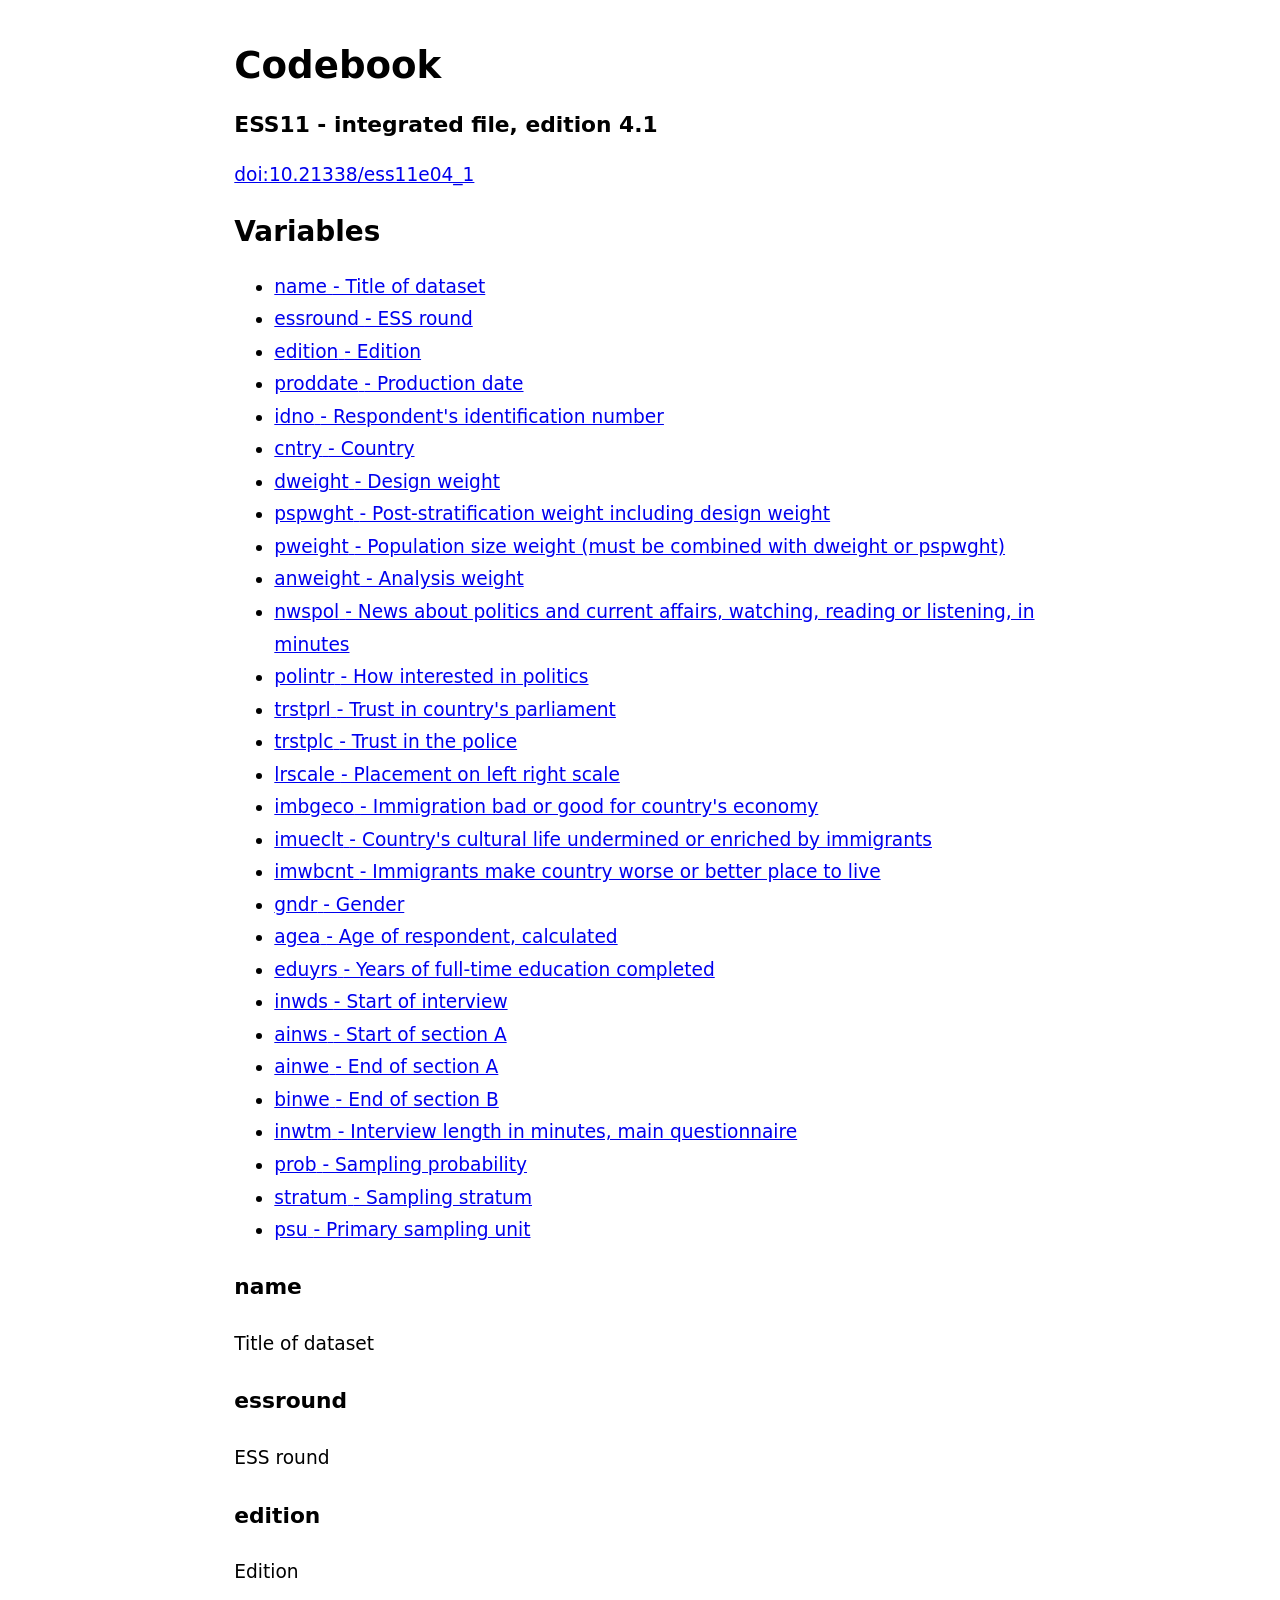
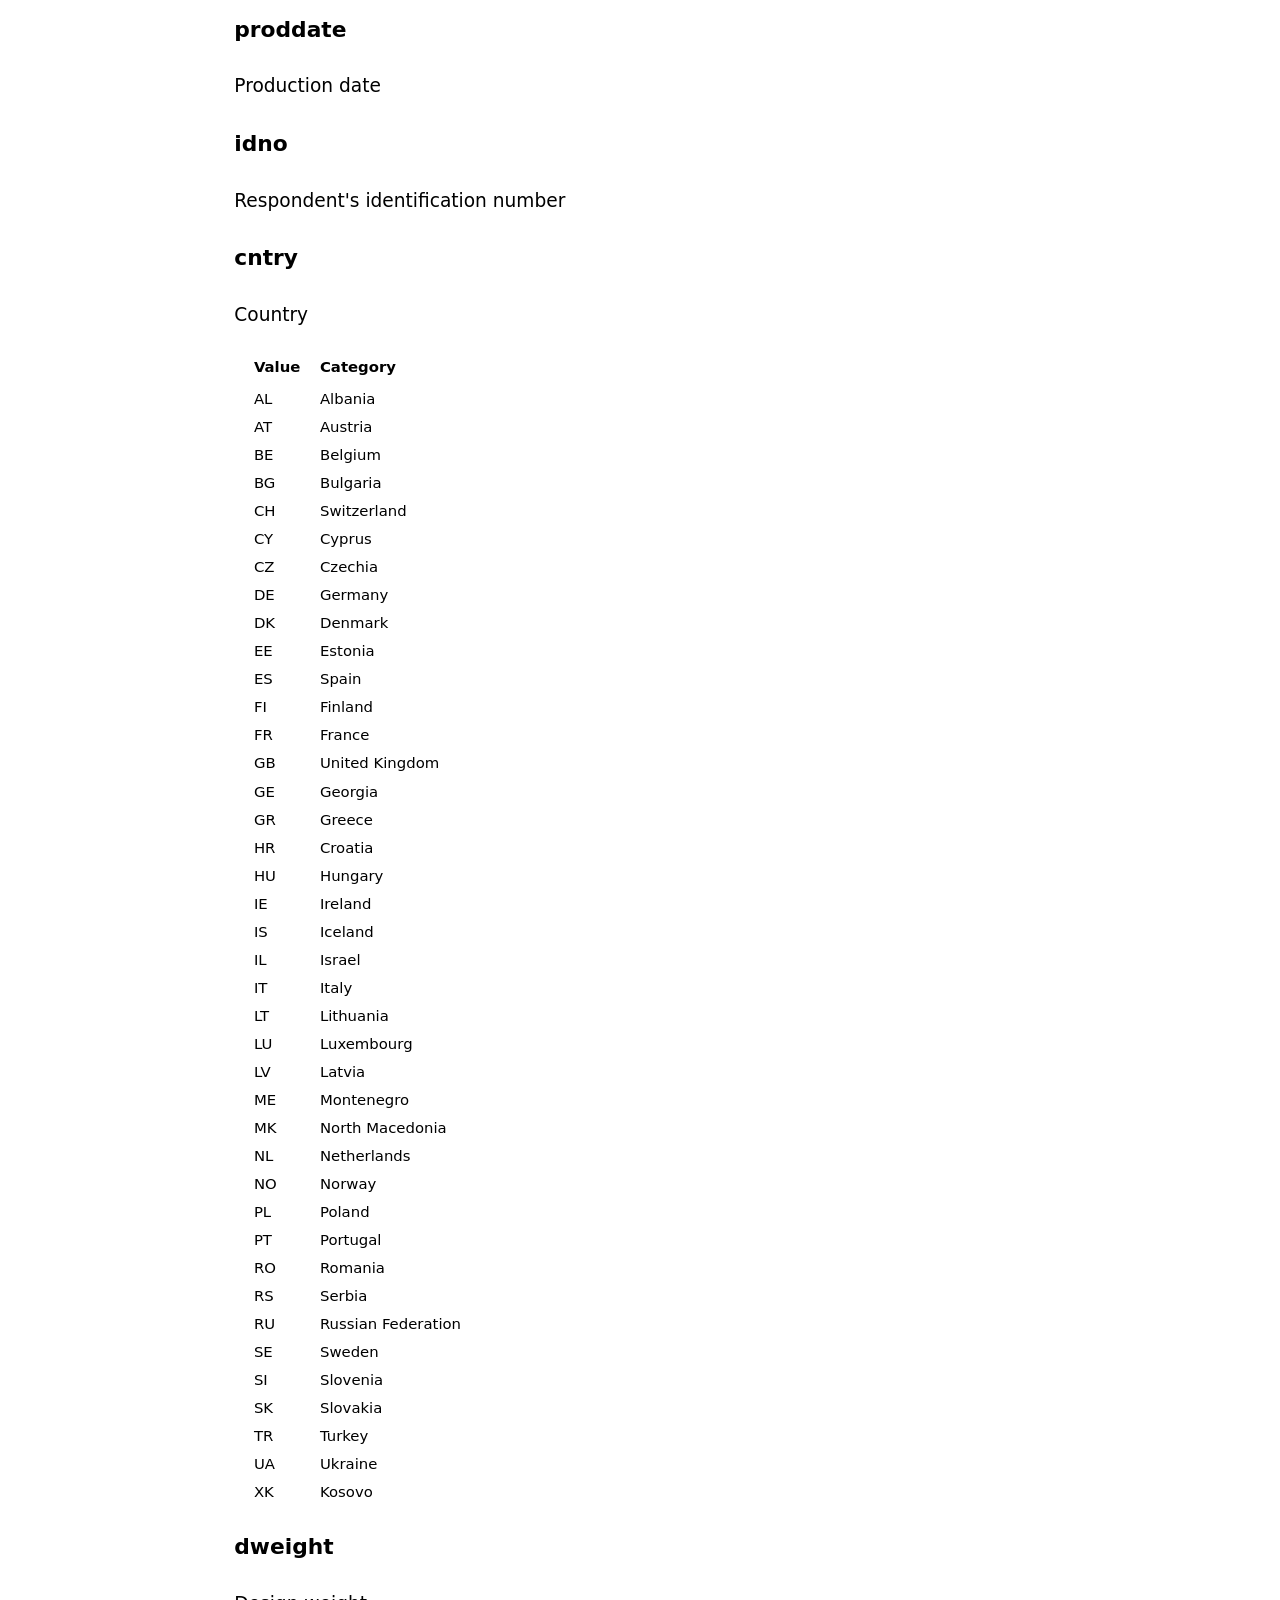
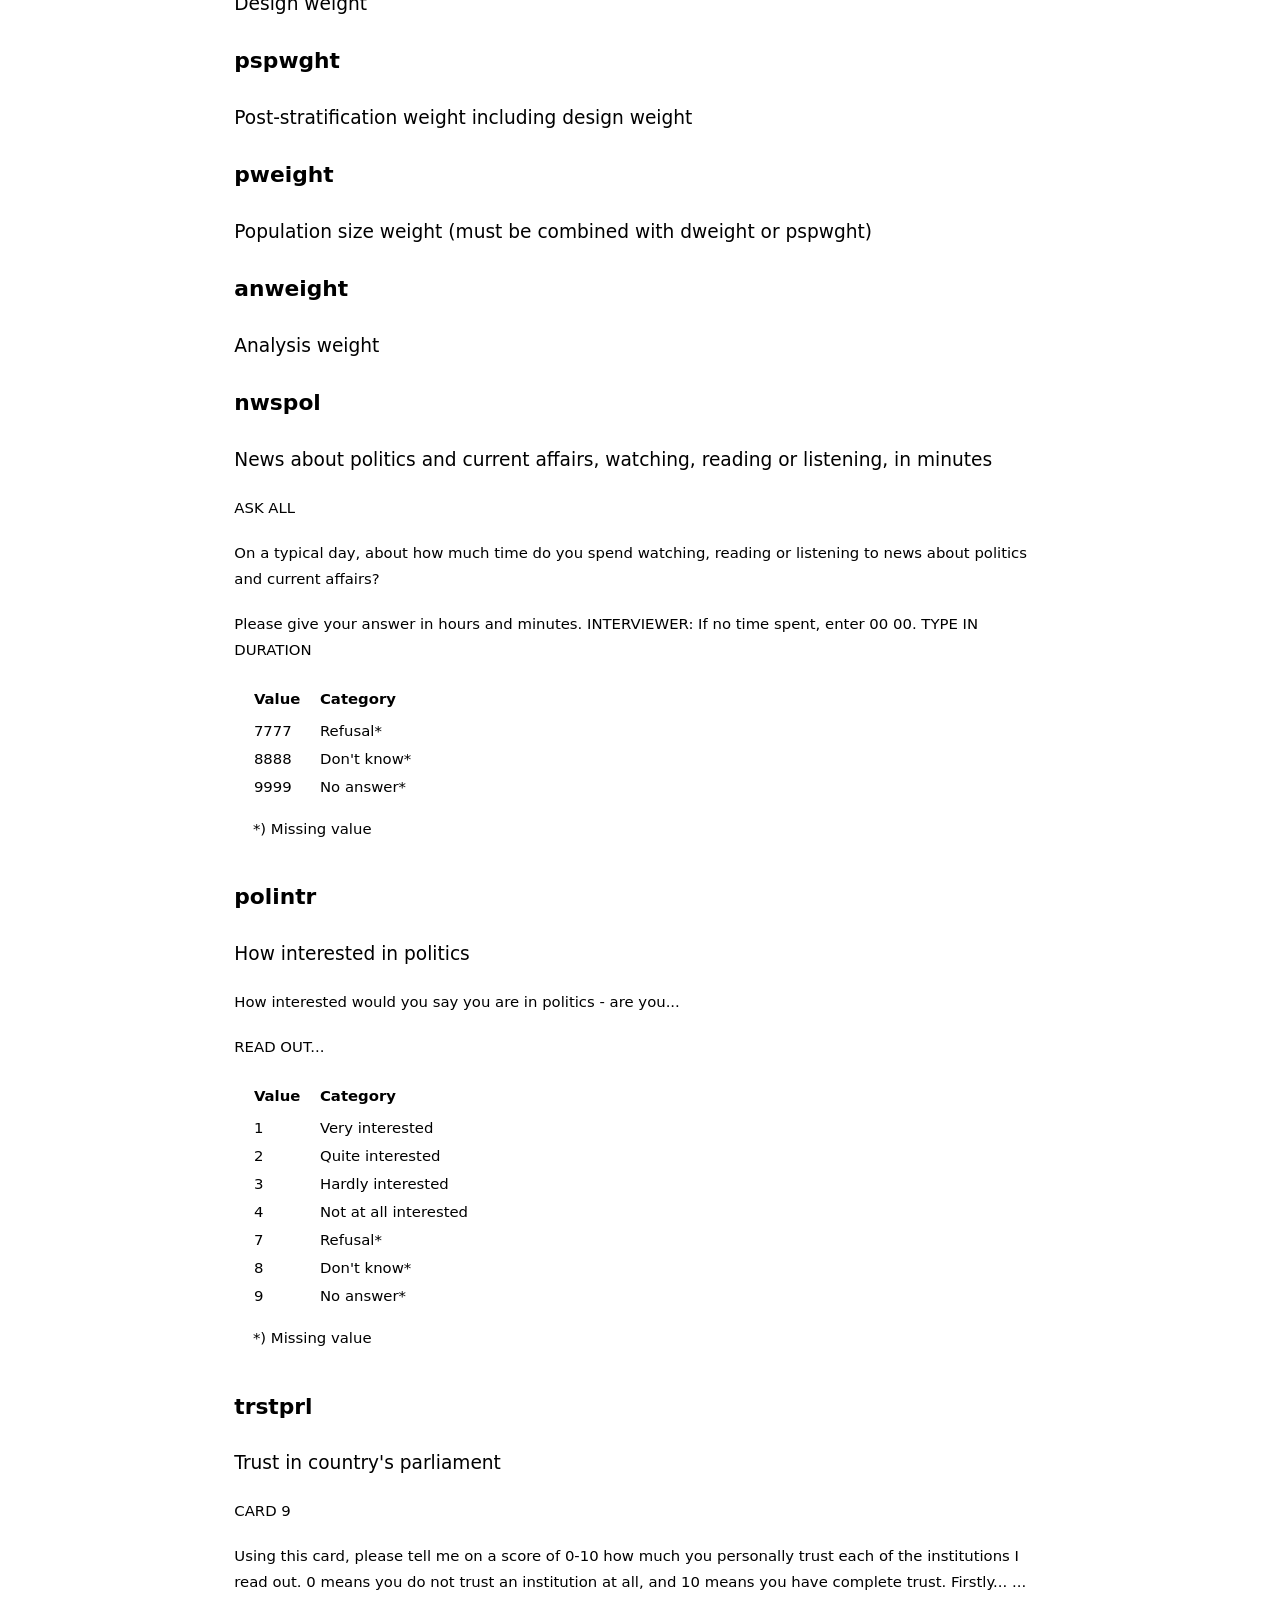
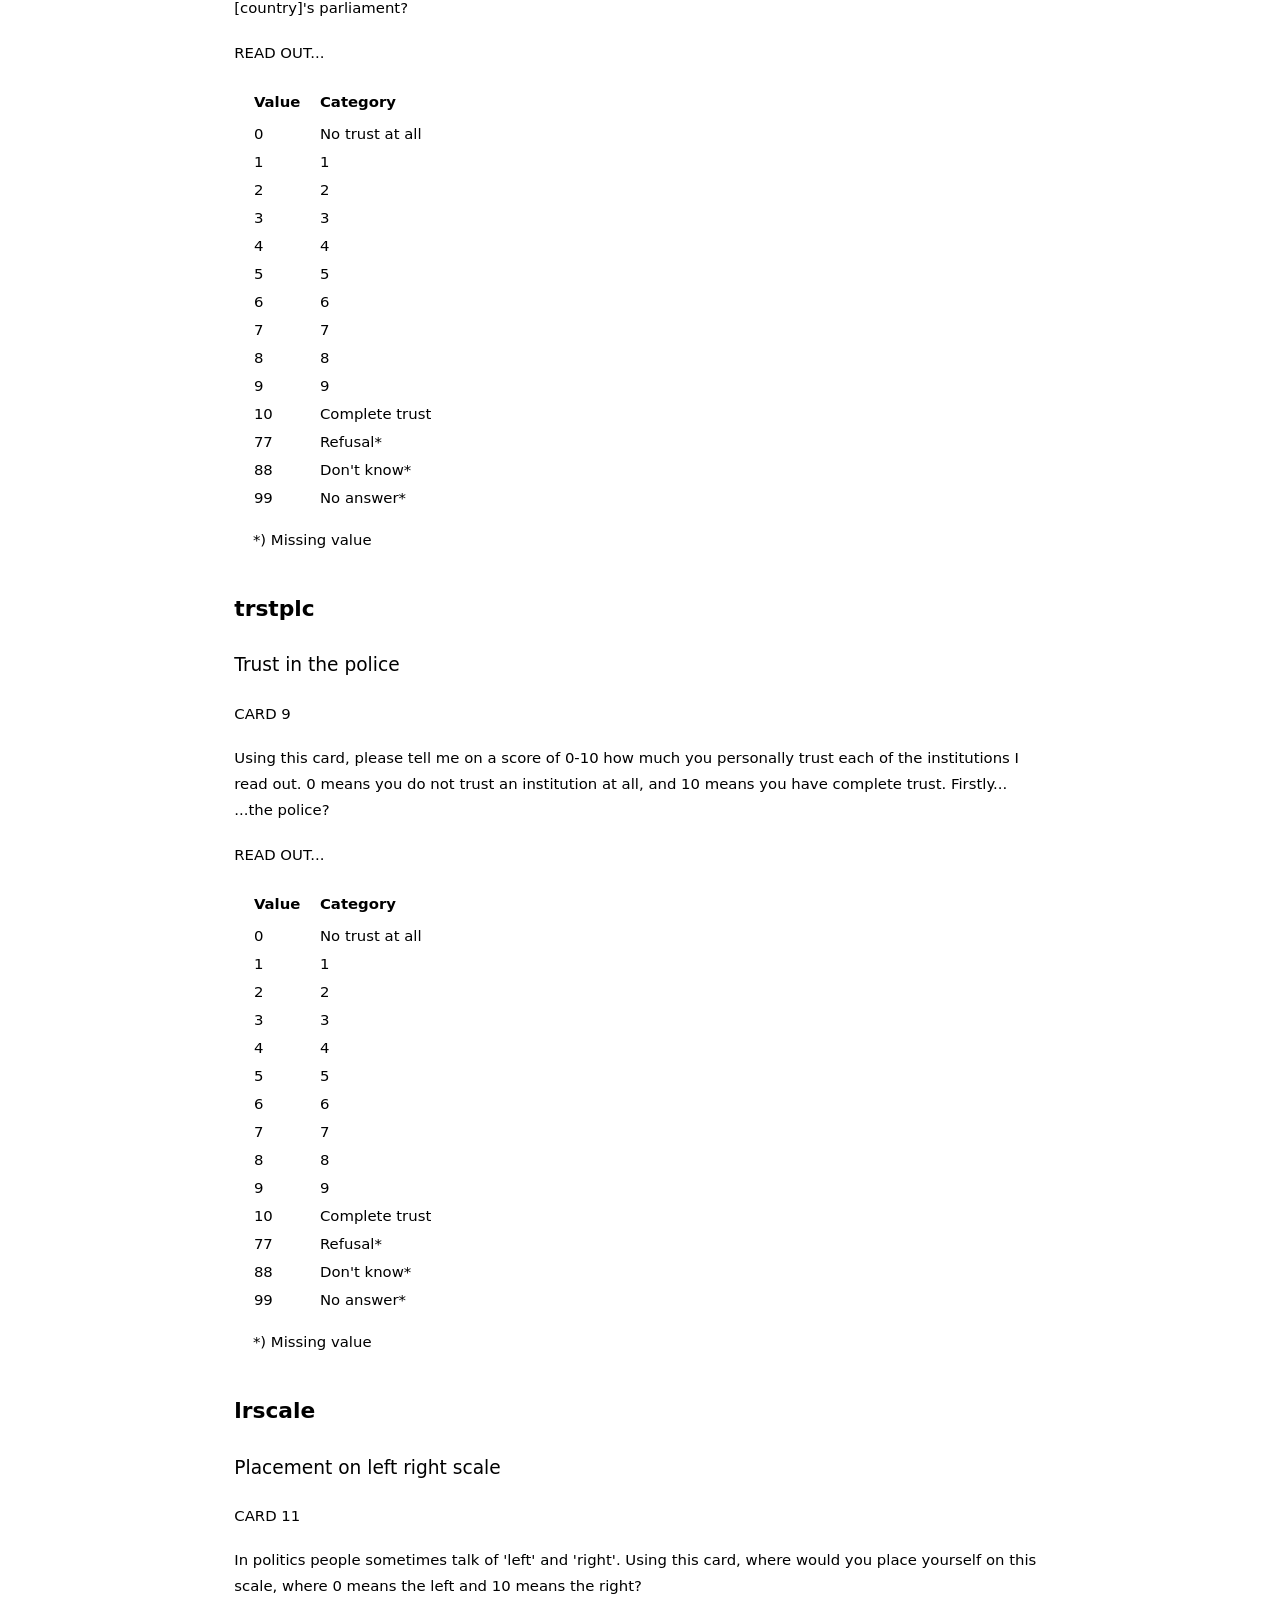
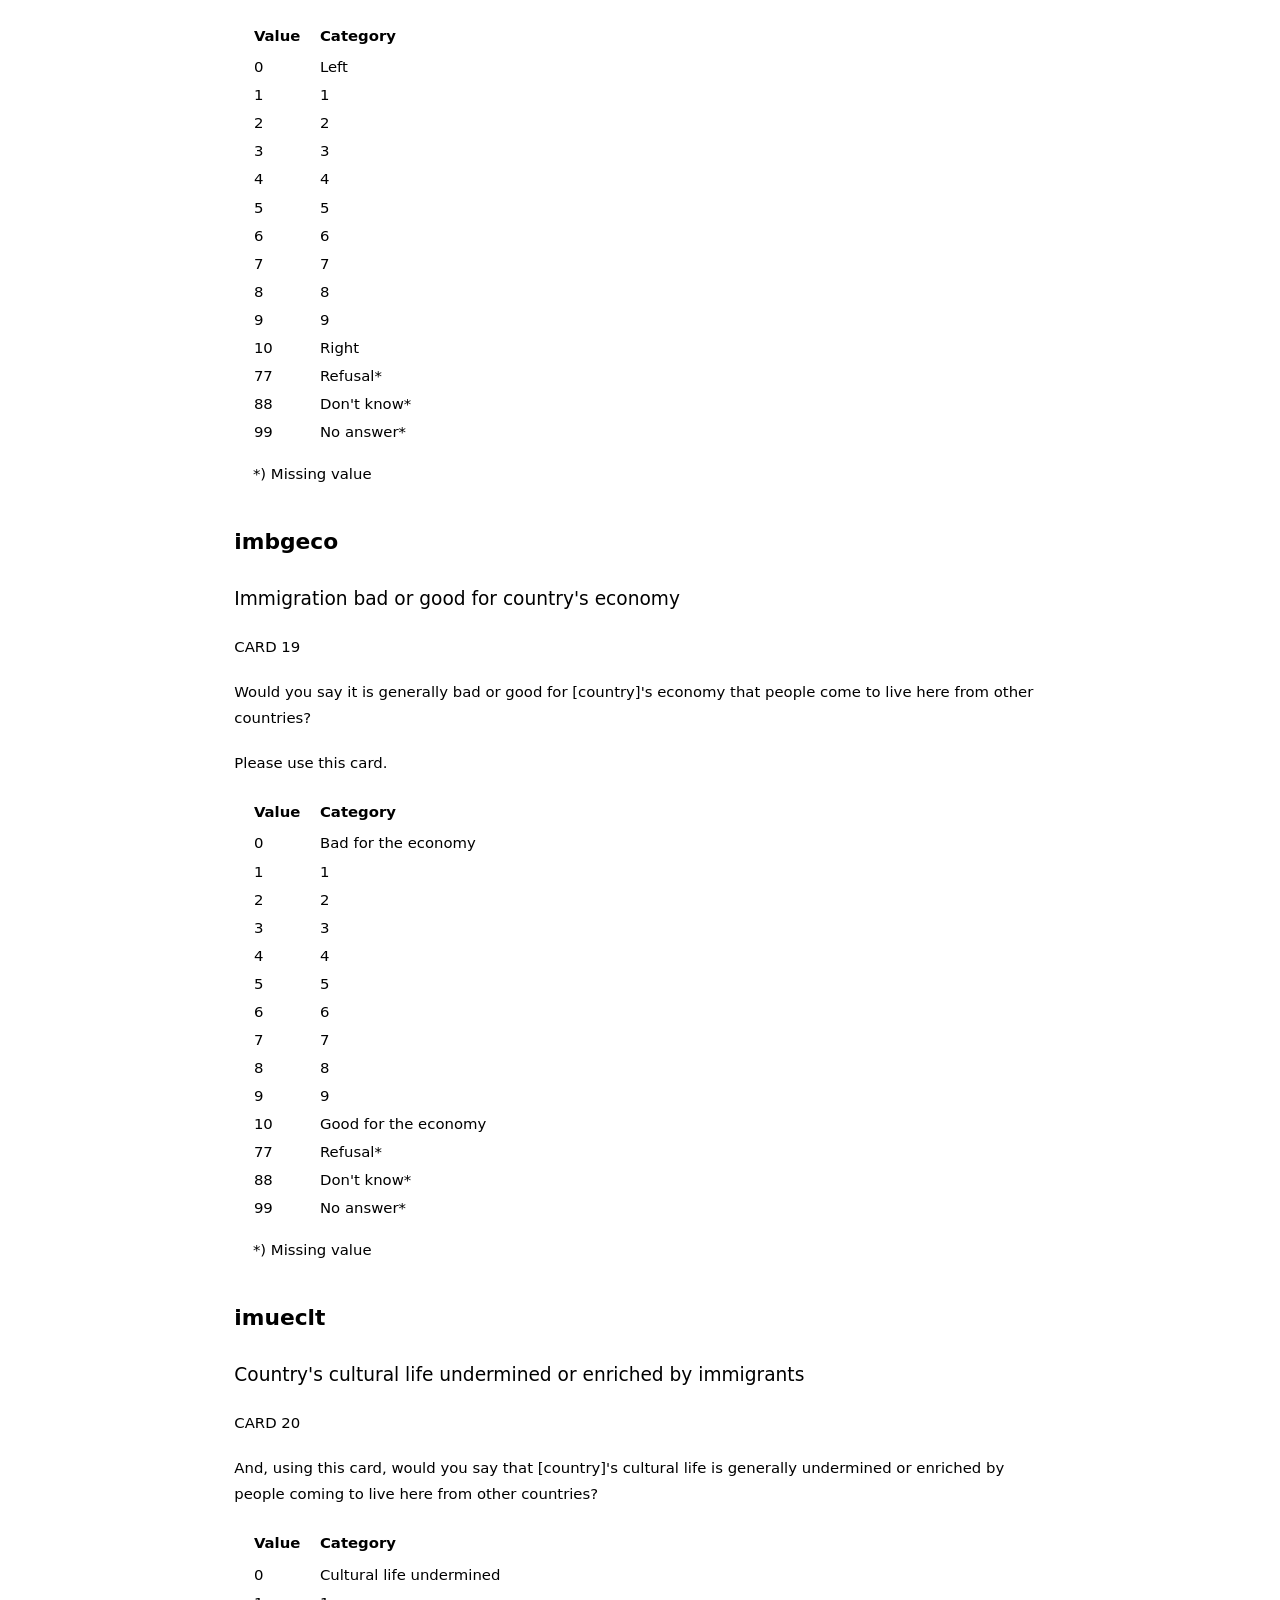
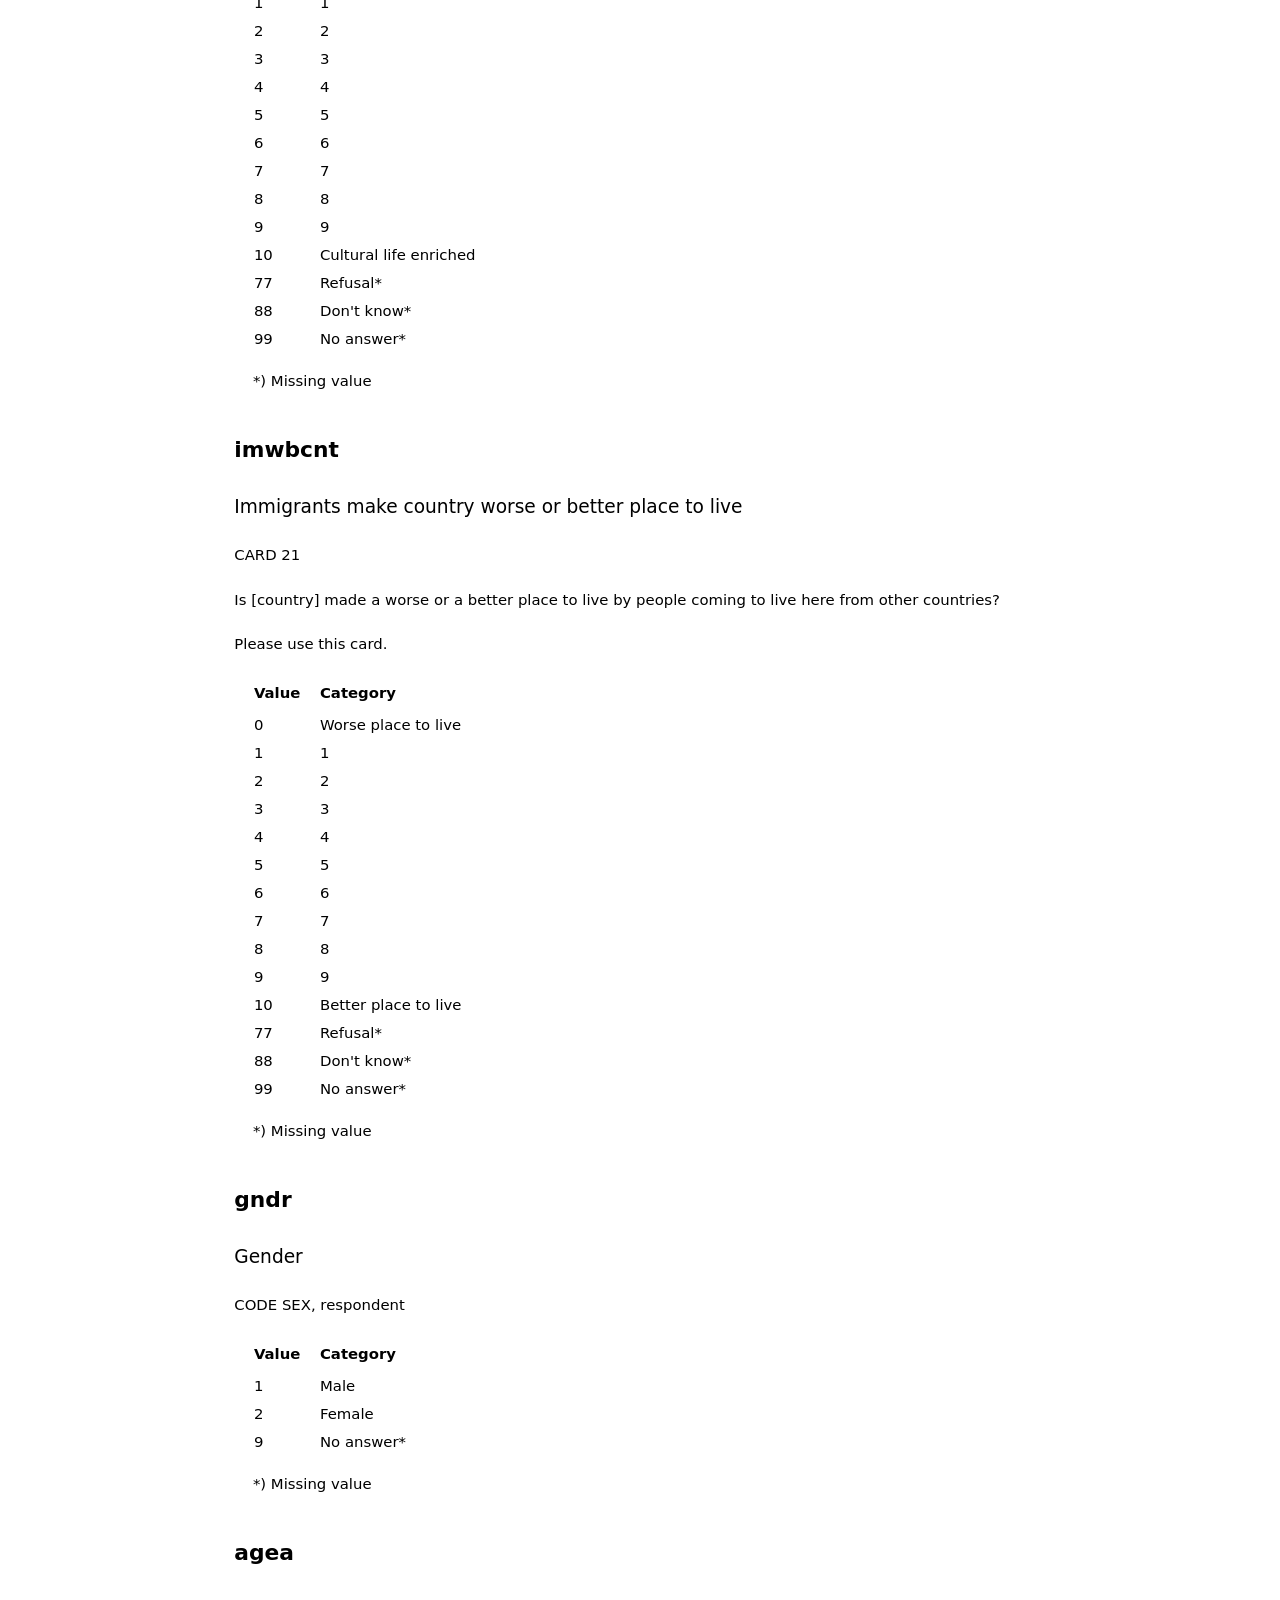
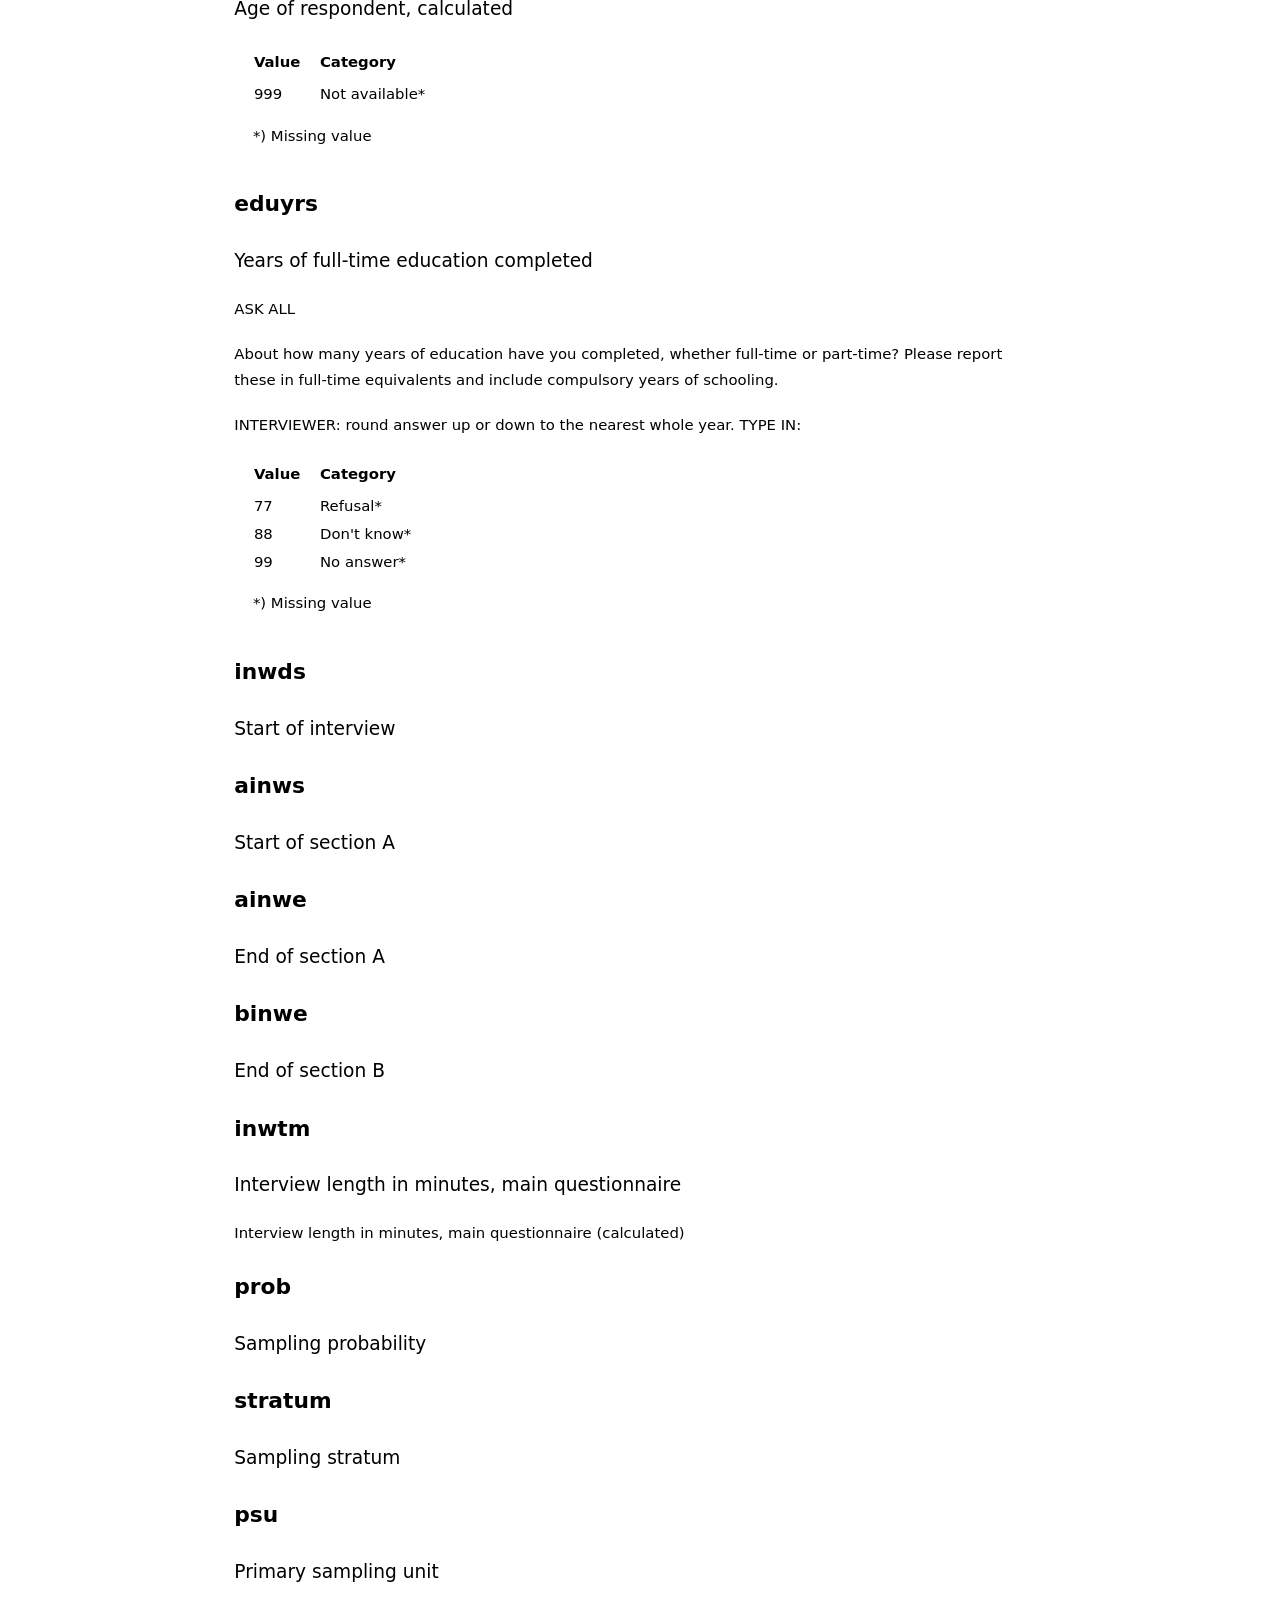
<file: PublicOpinionResearch_Exercises/Data/ESS_Subset_Codebook.html>
<!DOCTYPE html>
<html>

<head>
    <meta charset="UTF-8">

    <style>
        html {
            max-width: 70ch;
            /* larger spacing on larger screens, very small spacing on tiny screens */
            padding: calc(1vmin + .5rem);
            /* shorthand for margin-left/margin-right */
            margin-inline: auto;
            /* fluid sizing: https://frontaid.io/blog/fluid-typography-2d-css-locks-clamp/ */
            font-size: clamp(1em, 0.909em + 0.45vmin, 1.25em);
            /* use system font stack: https://developer.mozilla.org/en-US/docs/Web/CSS/font-family */
            font-family: system-ui;
            --font-size-x-small: 0.8rem;
            --font-size-small: 1rem;
            --font-size-medium: 1.3rem;
            --font-size-large: 1.65rem;
            --font-size-x-large: 2.4rem;
            --space-xx-small: 0.25rem;
            --space-x-small: 0.5rem;
            --space-small: 1rem;
            --space-medium: 1.5rem;
            --space-large: 3rem;
            --space-x-large: 4rem;
            --space-xx-large: 6rem;
            --space-xxx-large: 8rem;
            --divider-line: 1px dashed var(--color-light-gray);
            --outline-width: 3px;
        }

        /* increase line-height for everything except headings */
        body :not(:is(h1, h2, h3, h4, h5, h6)) {
            line-height: 1.75;
        }

        /*
        .var-header {
            position: sticky;
            top: 10px;
        } */
        .variable-meta-string {
            margin-top: var(--space-small);
            margin-bottom: 0;
            font-size: var(--font-size-x-small);
        }

        .data-table {
            margin-left: 0;
            margin-bottom: 0;
            margin-top: var(--space-small);
            margin-left: var(--space-small);
            font-size: var(--font-size-x-small);
            display: block;
            overflow-x: auto;
            width: 100%;
        }

        .data-table table {
            border-collapse: collapse;
            font-size: var(--font-size-x-small);
        }

        .data-table thead {
            border-bottom: 2px solid var(--color-black);
            display: table-header-group;
            vertical-align: middle;
            border-color: inherit;
        }

        .data-table th {
            padding-bottom: var(--space-x-small);
            padding-right: var(--space-small);
            padding-bottom: var(--space-xx-small);
            padding-top: var(--space-xx-small);
            text-align: left;
        }

    </style>
    <title>
        Codebook
    </title>
</head>





<body>
    <h1>
        Codebook
    </h1>
    <h2>
        
        
    
    </h2>
    
        
    <h3>ESS11 - integrated file, edition 4.1</h3>
    
        
        
        <p><a href="https://doi.org/10.21338/ess11e04_1" target=”_blank”>doi:10.21338/ess11e04_1</a></p>
    
        
    

    <h2>
        Variables
    </h2>
    <ul class="toc-list">
        
        
        <li>
            <a href="#name">
                <span>name</span>
                
                <span> - Title of dataset</span>
                
            </a>
        </li>
        
        
        <li>
            <a href="#essround">
                <span>essround</span>
                
                <span> - ESS round</span>
                
            </a>
        </li>
        
        
        <li>
            <a href="#edition">
                <span>edition</span>
                
                <span> - Edition</span>
                
            </a>
        </li>
        
        
        <li>
            <a href="#proddate">
                <span>proddate</span>
                
                <span> - Production date</span>
                
            </a>
        </li>
        
        
        <li>
            <a href="#idno">
                <span>idno</span>
                
                <span> - Respondent's identification number</span>
                
            </a>
        </li>
        
        
        <li>
            <a href="#cntry">
                <span>cntry</span>
                
                <span> - Country</span>
                
            </a>
        </li>
        
        
        <li>
            <a href="#dweight">
                <span>dweight</span>
                
                <span> - Design weight</span>
                
            </a>
        </li>
        
        
        <li>
            <a href="#pspwght">
                <span>pspwght</span>
                
                <span> - Post-stratification weight including design weight</span>
                
            </a>
        </li>
        
        
        <li>
            <a href="#pweight">
                <span>pweight</span>
                
                <span> - Population size weight (must be combined with dweight or pspwght)</span>
                
            </a>
        </li>
        
        
        <li>
            <a href="#anweight">
                <span>anweight</span>
                
                <span> - Analysis weight</span>
                
            </a>
        </li>
        
        
        <li>
            <a href="#nwspol">
                <span>nwspol</span>
                
                <span> - News about politics and current affairs, watching, reading or listening, in minutes</span>
                
            </a>
        </li>
        
        
        <li>
            <a href="#polintr">
                <span>polintr</span>
                
                <span> - How interested in politics</span>
                
            </a>
        </li>
        
        
        <li>
            <a href="#trstprl">
                <span>trstprl</span>
                
                <span> - Trust in country's parliament</span>
                
            </a>
        </li>
        
        
        <li>
            <a href="#trstplc">
                <span>trstplc</span>
                
                <span> - Trust in the police</span>
                
            </a>
        </li>
        
        
        <li>
            <a href="#lrscale">
                <span>lrscale</span>
                
                <span> - Placement on left right scale</span>
                
            </a>
        </li>
        
        
        <li>
            <a href="#imbgeco">
                <span>imbgeco</span>
                
                <span> - Immigration bad or good for country's economy</span>
                
            </a>
        </li>
        
        
        <li>
            <a href="#imueclt">
                <span>imueclt</span>
                
                <span> - Country's cultural life undermined or enriched by immigrants</span>
                
            </a>
        </li>
        
        
        <li>
            <a href="#imwbcnt">
                <span>imwbcnt</span>
                
                <span> - Immigrants make country worse or better place to live</span>
                
            </a>
        </li>
        
        
        <li>
            <a href="#gndr">
                <span>gndr</span>
                
                <span> - Gender</span>
                
            </a>
        </li>
        
        
        <li>
            <a href="#agea">
                <span>agea</span>
                
                <span> - Age of respondent, calculated</span>
                
            </a>
        </li>
        
        
        <li>
            <a href="#eduyrs">
                <span>eduyrs</span>
                
                <span> - Years of full-time education completed</span>
                
            </a>
        </li>
        
        
        <li>
            <a href="#inwds">
                <span>inwds</span>
                
                <span> - Start of interview</span>
                
            </a>
        </li>
        
        
        <li>
            <a href="#ainws">
                <span>ainws</span>
                
                <span> - Start of section A</span>
                
            </a>
        </li>
        
        
        <li>
            <a href="#ainwe">
                <span>ainwe</span>
                
                <span> - End of section A</span>
                
            </a>
        </li>
        
        
        <li>
            <a href="#binwe">
                <span>binwe</span>
                
                <span> - End of section B</span>
                
            </a>
        </li>
        
        
        <li>
            <a href="#inwtm">
                <span>inwtm</span>
                
                <span> - Interview length in minutes, main questionnaire</span>
                
            </a>
        </li>
        
        
        <li>
            <a href="#prob">
                <span>prob</span>
                
                <span> - Sampling probability</span>
                
            </a>
        </li>
        
        
        <li>
            <a href="#stratum">
                <span>stratum</span>
                
                <span> - Sampling stratum</span>
                
            </a>
        </li>
        
        
        <li>
            <a href="#psu">
                <span>psu</span>
                
                <span> - Primary sampling unit</span>
                
            </a>
        </li>
        

    </ul>

    
    
    <div>
        <h3 id="name">name </h3>
        
            
                <div>Title of dataset</div>
            
            
            
            
            
        
        
    </div>
    
    
    <div>
        <h3 id="essround">essround </h3>
        
            
                <div>ESS round</div>
            
            
            
            
            
        
        
    </div>
    
    
    <div>
        <h3 id="edition">edition </h3>
        
            
                <div>Edition</div>
            
            
            
            
            
        
        
    </div>
    
    
    <div>
        <h3 id="proddate">proddate </h3>
        
            
                <div>Production date</div>
            
            
            
            
            
        
        
    </div>
    
    
    <div>
        <h3 id="idno">idno </h3>
        
            
                <div>Respondent's identification number</div>
            
            
            
            
            
        
        
    </div>
    
    
    <div>
        <h3 id="cntry">cntry </h3>
        
            
                <div>Country</div>
            
            
            
            
            
        
            <div class="data-table">
                <table>
                    <thead>
                        <tr>
                            <th>
        Value
    </th>
                            <th>
        Category
    </th>
                        </tr>
                    </thead>
                    <tbody class="codelist">
                        
                        
                        <tr>
                            <td class="nowrap">AL</td>
                            
                            <td>Albania</td>
                            
                        </tr>
                        
                        <tr>
                            <td class="nowrap">AT</td>
                            
                            <td>Austria</td>
                            
                        </tr>
                        
                        <tr>
                            <td class="nowrap">BE</td>
                            
                            <td>Belgium</td>
                            
                        </tr>
                        
                        <tr>
                            <td class="nowrap">BG</td>
                            
                            <td>Bulgaria</td>
                            
                        </tr>
                        
                        <tr>
                            <td class="nowrap">CH</td>
                            
                            <td>Switzerland</td>
                            
                        </tr>
                        
                        <tr>
                            <td class="nowrap">CY</td>
                            
                            <td>Cyprus</td>
                            
                        </tr>
                        
                        <tr>
                            <td class="nowrap">CZ</td>
                            
                            <td>Czechia</td>
                            
                        </tr>
                        
                        <tr>
                            <td class="nowrap">DE</td>
                            
                            <td>Germany</td>
                            
                        </tr>
                        
                        <tr>
                            <td class="nowrap">DK</td>
                            
                            <td>Denmark</td>
                            
                        </tr>
                        
                        <tr>
                            <td class="nowrap">EE</td>
                            
                            <td>Estonia</td>
                            
                        </tr>
                        
                        <tr>
                            <td class="nowrap">ES</td>
                            
                            <td>Spain</td>
                            
                        </tr>
                        
                        <tr>
                            <td class="nowrap">FI</td>
                            
                            <td>Finland</td>
                            
                        </tr>
                        
                        <tr>
                            <td class="nowrap">FR</td>
                            
                            <td>France</td>
                            
                        </tr>
                        
                        <tr>
                            <td class="nowrap">GB</td>
                            
                            <td>United Kingdom</td>
                            
                        </tr>
                        
                        <tr>
                            <td class="nowrap">GE</td>
                            
                            <td>Georgia</td>
                            
                        </tr>
                        
                        <tr>
                            <td class="nowrap">GR</td>
                            
                            <td>Greece</td>
                            
                        </tr>
                        
                        <tr>
                            <td class="nowrap">HR</td>
                            
                            <td>Croatia</td>
                            
                        </tr>
                        
                        <tr>
                            <td class="nowrap">HU</td>
                            
                            <td>Hungary</td>
                            
                        </tr>
                        
                        <tr>
                            <td class="nowrap">IE</td>
                            
                            <td>Ireland</td>
                            
                        </tr>
                        
                        <tr>
                            <td class="nowrap">IS</td>
                            
                            <td>Iceland</td>
                            
                        </tr>
                        
                        <tr>
                            <td class="nowrap">IL</td>
                            
                            <td>Israel</td>
                            
                        </tr>
                        
                        <tr>
                            <td class="nowrap">IT</td>
                            
                            <td>Italy</td>
                            
                        </tr>
                        
                        <tr>
                            <td class="nowrap">LT</td>
                            
                            <td>Lithuania</td>
                            
                        </tr>
                        
                        <tr>
                            <td class="nowrap">LU</td>
                            
                            <td>Luxembourg</td>
                            
                        </tr>
                        
                        <tr>
                            <td class="nowrap">LV</td>
                            
                            <td>Latvia</td>
                            
                        </tr>
                        
                        <tr>
                            <td class="nowrap">ME</td>
                            
                            <td>Montenegro</td>
                            
                        </tr>
                        
                        <tr>
                            <td class="nowrap">MK</td>
                            
                            <td>North Macedonia</td>
                            
                        </tr>
                        
                        <tr>
                            <td class="nowrap">NL</td>
                            
                            <td>Netherlands</td>
                            
                        </tr>
                        
                        <tr>
                            <td class="nowrap">NO</td>
                            
                            <td>Norway</td>
                            
                        </tr>
                        
                        <tr>
                            <td class="nowrap">PL</td>
                            
                            <td>Poland</td>
                            
                        </tr>
                        
                        <tr>
                            <td class="nowrap">PT</td>
                            
                            <td>Portugal</td>
                            
                        </tr>
                        
                        <tr>
                            <td class="nowrap">RO</td>
                            
                            <td>Romania</td>
                            
                        </tr>
                        
                        <tr>
                            <td class="nowrap">RS</td>
                            
                            <td>Serbia</td>
                            
                        </tr>
                        
                        <tr>
                            <td class="nowrap">RU</td>
                            
                            <td>Russian Federation</td>
                            
                        </tr>
                        
                        <tr>
                            <td class="nowrap">SE</td>
                            
                            <td>Sweden</td>
                            
                        </tr>
                        
                        <tr>
                            <td class="nowrap">SI</td>
                            
                            <td>Slovenia</td>
                            
                        </tr>
                        
                        <tr>
                            <td class="nowrap">SK</td>
                            
                            <td>Slovakia</td>
                            
                        </tr>
                        
                        <tr>
                            <td class="nowrap">TR</td>
                            
                            <td>Turkey</td>
                            
                        </tr>
                        
                        <tr>
                            <td class="nowrap">UA</td>
                            
                            <td>Ukraine</td>
                            
                        </tr>
                        
                        <tr>
                            <td class="nowrap">XK</td>
                            
                            <td>Kosovo</td>
                            
                        </tr>
                        
                        
                    </tbody>

                </table>
                
            </div>
            
        
    </div>
    
    
    <div>
        <h3 id="dweight">dweight </h3>
        
            
                <div>Design weight</div>
            
            
            
            
            
        
        
    </div>
    
    
    <div>
        <h3 id="pspwght">pspwght </h3>
        
            
                <div>Post-stratification weight including design weight</div>
            
            
            
            
            
        
        
    </div>
    
    
    <div>
        <h3 id="pweight">pweight </h3>
        
            
                <div>Population size weight (must be combined with dweight or pspwght)</div>
            
            
            
            
            
        
        
    </div>
    
    
    <div>
        <h3 id="anweight">anweight </h3>
        
            
                <div>Analysis weight</div>
            
            
            
            
            
        
        
    </div>
    
    
    <div>
        <h3 id="nwspol">nwspol </h3>
        
            
                <div>News about politics and current affairs, watching, reading or listening, in minutes</div>
            
            
                <div class="variable-meta-string"> ASK ALL</div>
            
            
                <div class="variable-meta-string"> On a typical day, about how much time do you spend watching, reading or listening to news about politics and current affairs?</div>
            
            
                <div class="variable-meta-string"> Please give your answer in hours and minutes. 
INTERVIEWER: If no time spent, enter 00 00. 
TYPE IN DURATION</div>
            
            
        
            <div class="data-table">
                <table>
                    <thead>
                        <tr>
                            <th>
        Value
    </th>
                            <th>
        Category
    </th>
                        </tr>
                    </thead>
                    <tbody class="codelist">
                        
                        
                        <tr>
                            <td class="nowrap">7777</td>
                            
                            <td>Refusal*</td>
                            
                        </tr>
                        
                        <tr>
                            <td class="nowrap">8888</td>
                            
                            <td>Don't know*</td>
                            
                        </tr>
                        
                        <tr>
                            <td class="nowrap">9999</td>
                            
                            <td>No answer*</td>
                            
                        </tr>
                        
                        
                    </tbody>

                </table>
                
                <p>
                    <span> *) 
        Missing value
     </span>
                </p>
                
            </div>
            
        
    </div>
    
    
    <div>
        <h3 id="polintr">polintr </h3>
        
            
                <div>How interested in politics</div>
            
            
                <div class="variable-meta-string"> </div>
            
            
                <div class="variable-meta-string"> How interested would you say you are in politics - are you...</div>
            
            
                <div class="variable-meta-string"> READ OUT...</div>
            
            
        
            <div class="data-table">
                <table>
                    <thead>
                        <tr>
                            <th>
        Value
    </th>
                            <th>
        Category
    </th>
                        </tr>
                    </thead>
                    <tbody class="codelist">
                        
                        
                        <tr>
                            <td class="nowrap">1</td>
                            
                            <td>Very interested</td>
                            
                        </tr>
                        
                        <tr>
                            <td class="nowrap">2</td>
                            
                            <td>Quite interested</td>
                            
                        </tr>
                        
                        <tr>
                            <td class="nowrap">3</td>
                            
                            <td>Hardly interested</td>
                            
                        </tr>
                        
                        <tr>
                            <td class="nowrap">4</td>
                            
                            <td>Not at all interested</td>
                            
                        </tr>
                        
                        <tr>
                            <td class="nowrap">7</td>
                            
                            <td>Refusal*</td>
                            
                        </tr>
                        
                        <tr>
                            <td class="nowrap">8</td>
                            
                            <td>Don't know*</td>
                            
                        </tr>
                        
                        <tr>
                            <td class="nowrap">9</td>
                            
                            <td>No answer*</td>
                            
                        </tr>
                        
                        
                    </tbody>

                </table>
                
                <p>
                    <span> *) 
        Missing value
     </span>
                </p>
                
            </div>
            
        
    </div>
    
    
    <div>
        <h3 id="trstprl">trstprl </h3>
        
            
                <div>Trust in country's parliament</div>
            
            
                <div class="variable-meta-string"> CARD 9</div>
            
            
                <div class="variable-meta-string"> Using this card, please tell me on a score of 0-10 how much you personally trust each of the institutions I read out. 0 means you do not trust an institution at all, and 10 means you have complete trust. Firstly... ...[country]'s parliament?</div>
            
            
                <div class="variable-meta-string"> READ OUT...</div>
            
            
        
            <div class="data-table">
                <table>
                    <thead>
                        <tr>
                            <th>
        Value
    </th>
                            <th>
        Category
    </th>
                        </tr>
                    </thead>
                    <tbody class="codelist">
                        
                        
                        <tr>
                            <td class="nowrap">0</td>
                            
                            <td>No trust at all</td>
                            
                        </tr>
                        
                        <tr>
                            <td class="nowrap">1</td>
                            
                            <td>1</td>
                            
                        </tr>
                        
                        <tr>
                            <td class="nowrap">2</td>
                            
                            <td>2</td>
                            
                        </tr>
                        
                        <tr>
                            <td class="nowrap">3</td>
                            
                            <td>3</td>
                            
                        </tr>
                        
                        <tr>
                            <td class="nowrap">4</td>
                            
                            <td>4</td>
                            
                        </tr>
                        
                        <tr>
                            <td class="nowrap">5</td>
                            
                            <td>5</td>
                            
                        </tr>
                        
                        <tr>
                            <td class="nowrap">6</td>
                            
                            <td>6</td>
                            
                        </tr>
                        
                        <tr>
                            <td class="nowrap">7</td>
                            
                            <td>7</td>
                            
                        </tr>
                        
                        <tr>
                            <td class="nowrap">8</td>
                            
                            <td>8</td>
                            
                        </tr>
                        
                        <tr>
                            <td class="nowrap">9</td>
                            
                            <td>9</td>
                            
                        </tr>
                        
                        <tr>
                            <td class="nowrap">10</td>
                            
                            <td>Complete trust</td>
                            
                        </tr>
                        
                        <tr>
                            <td class="nowrap">77</td>
                            
                            <td>Refusal*</td>
                            
                        </tr>
                        
                        <tr>
                            <td class="nowrap">88</td>
                            
                            <td>Don't know*</td>
                            
                        </tr>
                        
                        <tr>
                            <td class="nowrap">99</td>
                            
                            <td>No answer*</td>
                            
                        </tr>
                        
                        
                    </tbody>

                </table>
                
                <p>
                    <span> *) 
        Missing value
     </span>
                </p>
                
            </div>
            
        
    </div>
    
    
    <div>
        <h3 id="trstplc">trstplc </h3>
        
            
                <div>Trust in the police</div>
            
            
                <div class="variable-meta-string"> CARD 9</div>
            
            
                <div class="variable-meta-string"> Using this card, please tell me on a score of 0-10 how much you personally trust each of the institutions I read out. 0 means you do not trust an institution at all, and 10 means you have complete trust. Firstly... ...the police?</div>
            
            
                <div class="variable-meta-string"> READ OUT...</div>
            
            
        
            <div class="data-table">
                <table>
                    <thead>
                        <tr>
                            <th>
        Value
    </th>
                            <th>
        Category
    </th>
                        </tr>
                    </thead>
                    <tbody class="codelist">
                        
                        
                        <tr>
                            <td class="nowrap">0</td>
                            
                            <td>No trust at all</td>
                            
                        </tr>
                        
                        <tr>
                            <td class="nowrap">1</td>
                            
                            <td>1</td>
                            
                        </tr>
                        
                        <tr>
                            <td class="nowrap">2</td>
                            
                            <td>2</td>
                            
                        </tr>
                        
                        <tr>
                            <td class="nowrap">3</td>
                            
                            <td>3</td>
                            
                        </tr>
                        
                        <tr>
                            <td class="nowrap">4</td>
                            
                            <td>4</td>
                            
                        </tr>
                        
                        <tr>
                            <td class="nowrap">5</td>
                            
                            <td>5</td>
                            
                        </tr>
                        
                        <tr>
                            <td class="nowrap">6</td>
                            
                            <td>6</td>
                            
                        </tr>
                        
                        <tr>
                            <td class="nowrap">7</td>
                            
                            <td>7</td>
                            
                        </tr>
                        
                        <tr>
                            <td class="nowrap">8</td>
                            
                            <td>8</td>
                            
                        </tr>
                        
                        <tr>
                            <td class="nowrap">9</td>
                            
                            <td>9</td>
                            
                        </tr>
                        
                        <tr>
                            <td class="nowrap">10</td>
                            
                            <td>Complete trust</td>
                            
                        </tr>
                        
                        <tr>
                            <td class="nowrap">77</td>
                            
                            <td>Refusal*</td>
                            
                        </tr>
                        
                        <tr>
                            <td class="nowrap">88</td>
                            
                            <td>Don't know*</td>
                            
                        </tr>
                        
                        <tr>
                            <td class="nowrap">99</td>
                            
                            <td>No answer*</td>
                            
                        </tr>
                        
                        
                    </tbody>

                </table>
                
                <p>
                    <span> *) 
        Missing value
     </span>
                </p>
                
            </div>
            
        
    </div>
    
    
    <div>
        <h3 id="lrscale">lrscale </h3>
        
            
                <div>Placement on left right scale</div>
            
            
                <div class="variable-meta-string"> CARD 11</div>
            
            
                <div class="variable-meta-string"> In politics people sometimes talk of 'left' and 'right'. Using this card, where would you place yourself on this scale, where 0 means the left and 10 means the right?</div>
            
            
            
        
            <div class="data-table">
                <table>
                    <thead>
                        <tr>
                            <th>
        Value
    </th>
                            <th>
        Category
    </th>
                        </tr>
                    </thead>
                    <tbody class="codelist">
                        
                        
                        <tr>
                            <td class="nowrap">0</td>
                            
                            <td>Left</td>
                            
                        </tr>
                        
                        <tr>
                            <td class="nowrap">1</td>
                            
                            <td>1</td>
                            
                        </tr>
                        
                        <tr>
                            <td class="nowrap">2</td>
                            
                            <td>2</td>
                            
                        </tr>
                        
                        <tr>
                            <td class="nowrap">3</td>
                            
                            <td>3</td>
                            
                        </tr>
                        
                        <tr>
                            <td class="nowrap">4</td>
                            
                            <td>4</td>
                            
                        </tr>
                        
                        <tr>
                            <td class="nowrap">5</td>
                            
                            <td>5</td>
                            
                        </tr>
                        
                        <tr>
                            <td class="nowrap">6</td>
                            
                            <td>6</td>
                            
                        </tr>
                        
                        <tr>
                            <td class="nowrap">7</td>
                            
                            <td>7</td>
                            
                        </tr>
                        
                        <tr>
                            <td class="nowrap">8</td>
                            
                            <td>8</td>
                            
                        </tr>
                        
                        <tr>
                            <td class="nowrap">9</td>
                            
                            <td>9</td>
                            
                        </tr>
                        
                        <tr>
                            <td class="nowrap">10</td>
                            
                            <td>Right</td>
                            
                        </tr>
                        
                        <tr>
                            <td class="nowrap">77</td>
                            
                            <td>Refusal*</td>
                            
                        </tr>
                        
                        <tr>
                            <td class="nowrap">88</td>
                            
                            <td>Don't know*</td>
                            
                        </tr>
                        
                        <tr>
                            <td class="nowrap">99</td>
                            
                            <td>No answer*</td>
                            
                        </tr>
                        
                        
                    </tbody>

                </table>
                
                <p>
                    <span> *) 
        Missing value
     </span>
                </p>
                
            </div>
            
        
    </div>
    
    
    <div>
        <h3 id="imbgeco">imbgeco </h3>
        
            
                <div>Immigration bad or good for country's economy</div>
            
            
                <div class="variable-meta-string"> CARD 19</div>
            
            
                <div class="variable-meta-string"> Would you say it is generally bad or good for [country]'s economy that people come to live here from other countries?</div>
            
            
                <div class="variable-meta-string"> Please use this card.</div>
            
            
        
            <div class="data-table">
                <table>
                    <thead>
                        <tr>
                            <th>
        Value
    </th>
                            <th>
        Category
    </th>
                        </tr>
                    </thead>
                    <tbody class="codelist">
                        
                        
                        <tr>
                            <td class="nowrap">0</td>
                            
                            <td>Bad for the economy</td>
                            
                        </tr>
                        
                        <tr>
                            <td class="nowrap">1</td>
                            
                            <td>1</td>
                            
                        </tr>
                        
                        <tr>
                            <td class="nowrap">2</td>
                            
                            <td>2</td>
                            
                        </tr>
                        
                        <tr>
                            <td class="nowrap">3</td>
                            
                            <td>3</td>
                            
                        </tr>
                        
                        <tr>
                            <td class="nowrap">4</td>
                            
                            <td>4</td>
                            
                        </tr>
                        
                        <tr>
                            <td class="nowrap">5</td>
                            
                            <td>5</td>
                            
                        </tr>
                        
                        <tr>
                            <td class="nowrap">6</td>
                            
                            <td>6</td>
                            
                        </tr>
                        
                        <tr>
                            <td class="nowrap">7</td>
                            
                            <td>7</td>
                            
                        </tr>
                        
                        <tr>
                            <td class="nowrap">8</td>
                            
                            <td>8</td>
                            
                        </tr>
                        
                        <tr>
                            <td class="nowrap">9</td>
                            
                            <td>9</td>
                            
                        </tr>
                        
                        <tr>
                            <td class="nowrap">10</td>
                            
                            <td>Good for the economy</td>
                            
                        </tr>
                        
                        <tr>
                            <td class="nowrap">77</td>
                            
                            <td>Refusal*</td>
                            
                        </tr>
                        
                        <tr>
                            <td class="nowrap">88</td>
                            
                            <td>Don't know*</td>
                            
                        </tr>
                        
                        <tr>
                            <td class="nowrap">99</td>
                            
                            <td>No answer*</td>
                            
                        </tr>
                        
                        
                    </tbody>

                </table>
                
                <p>
                    <span> *) 
        Missing value
     </span>
                </p>
                
            </div>
            
        
    </div>
    
    
    <div>
        <h3 id="imueclt">imueclt </h3>
        
            
                <div>Country's cultural life undermined or enriched by immigrants</div>
            
            
                <div class="variable-meta-string"> CARD 20</div>
            
            
                <div class="variable-meta-string"> And, using this card, would you say that [country]'s cultural life is generally undermined or enriched by people coming to live here from other countries?</div>
            
            
            
        
            <div class="data-table">
                <table>
                    <thead>
                        <tr>
                            <th>
        Value
    </th>
                            <th>
        Category
    </th>
                        </tr>
                    </thead>
                    <tbody class="codelist">
                        
                        
                        <tr>
                            <td class="nowrap">0</td>
                            
                            <td>Cultural life undermined</td>
                            
                        </tr>
                        
                        <tr>
                            <td class="nowrap">1</td>
                            
                            <td>1</td>
                            
                        </tr>
                        
                        <tr>
                            <td class="nowrap">2</td>
                            
                            <td>2</td>
                            
                        </tr>
                        
                        <tr>
                            <td class="nowrap">3</td>
                            
                            <td>3</td>
                            
                        </tr>
                        
                        <tr>
                            <td class="nowrap">4</td>
                            
                            <td>4</td>
                            
                        </tr>
                        
                        <tr>
                            <td class="nowrap">5</td>
                            
                            <td>5</td>
                            
                        </tr>
                        
                        <tr>
                            <td class="nowrap">6</td>
                            
                            <td>6</td>
                            
                        </tr>
                        
                        <tr>
                            <td class="nowrap">7</td>
                            
                            <td>7</td>
                            
                        </tr>
                        
                        <tr>
                            <td class="nowrap">8</td>
                            
                            <td>8</td>
                            
                        </tr>
                        
                        <tr>
                            <td class="nowrap">9</td>
                            
                            <td>9</td>
                            
                        </tr>
                        
                        <tr>
                            <td class="nowrap">10</td>
                            
                            <td>Cultural life enriched</td>
                            
                        </tr>
                        
                        <tr>
                            <td class="nowrap">77</td>
                            
                            <td>Refusal*</td>
                            
                        </tr>
                        
                        <tr>
                            <td class="nowrap">88</td>
                            
                            <td>Don't know*</td>
                            
                        </tr>
                        
                        <tr>
                            <td class="nowrap">99</td>
                            
                            <td>No answer*</td>
                            
                        </tr>
                        
                        
                    </tbody>

                </table>
                
                <p>
                    <span> *) 
        Missing value
     </span>
                </p>
                
            </div>
            
        
    </div>
    
    
    <div>
        <h3 id="imwbcnt">imwbcnt </h3>
        
            
                <div>Immigrants make country worse or better place to live</div>
            
            
                <div class="variable-meta-string"> CARD 21</div>
            
            
                <div class="variable-meta-string"> Is [country] made a worse or a better place to live by people coming to live here from other countries?</div>
            
            
                <div class="variable-meta-string"> Please use this card.</div>
            
            
        
            <div class="data-table">
                <table>
                    <thead>
                        <tr>
                            <th>
        Value
    </th>
                            <th>
        Category
    </th>
                        </tr>
                    </thead>
                    <tbody class="codelist">
                        
                        
                        <tr>
                            <td class="nowrap">0</td>
                            
                            <td>Worse place to live</td>
                            
                        </tr>
                        
                        <tr>
                            <td class="nowrap">1</td>
                            
                            <td>1</td>
                            
                        </tr>
                        
                        <tr>
                            <td class="nowrap">2</td>
                            
                            <td>2</td>
                            
                        </tr>
                        
                        <tr>
                            <td class="nowrap">3</td>
                            
                            <td>3</td>
                            
                        </tr>
                        
                        <tr>
                            <td class="nowrap">4</td>
                            
                            <td>4</td>
                            
                        </tr>
                        
                        <tr>
                            <td class="nowrap">5</td>
                            
                            <td>5</td>
                            
                        </tr>
                        
                        <tr>
                            <td class="nowrap">6</td>
                            
                            <td>6</td>
                            
                        </tr>
                        
                        <tr>
                            <td class="nowrap">7</td>
                            
                            <td>7</td>
                            
                        </tr>
                        
                        <tr>
                            <td class="nowrap">8</td>
                            
                            <td>8</td>
                            
                        </tr>
                        
                        <tr>
                            <td class="nowrap">9</td>
                            
                            <td>9</td>
                            
                        </tr>
                        
                        <tr>
                            <td class="nowrap">10</td>
                            
                            <td>Better place to live</td>
                            
                        </tr>
                        
                        <tr>
                            <td class="nowrap">77</td>
                            
                            <td>Refusal*</td>
                            
                        </tr>
                        
                        <tr>
                            <td class="nowrap">88</td>
                            
                            <td>Don't know*</td>
                            
                        </tr>
                        
                        <tr>
                            <td class="nowrap">99</td>
                            
                            <td>No answer*</td>
                            
                        </tr>
                        
                        
                    </tbody>

                </table>
                
                <p>
                    <span> *) 
        Missing value
     </span>
                </p>
                
            </div>
            
        
    </div>
    
    
    <div>
        <h3 id="gndr">gndr </h3>
        
            
                <div>Gender</div>
            
            
            
                <div class="variable-meta-string"> CODE SEX, respondent</div>
            
            
            
        
            <div class="data-table">
                <table>
                    <thead>
                        <tr>
                            <th>
        Value
    </th>
                            <th>
        Category
    </th>
                        </tr>
                    </thead>
                    <tbody class="codelist">
                        
                        
                        <tr>
                            <td class="nowrap">1</td>
                            
                            <td>Male</td>
                            
                        </tr>
                        
                        <tr>
                            <td class="nowrap">2</td>
                            
                            <td>Female</td>
                            
                        </tr>
                        
                        <tr>
                            <td class="nowrap">9</td>
                            
                            <td>No answer*</td>
                            
                        </tr>
                        
                        
                    </tbody>

                </table>
                
                <p>
                    <span> *) 
        Missing value
     </span>
                </p>
                
            </div>
            
        
    </div>
    
    
    <div>
        <h3 id="agea">agea </h3>
        
            
                <div>Age of respondent, calculated</div>
            
            
            
            
            
        
            <div class="data-table">
                <table>
                    <thead>
                        <tr>
                            <th>
        Value
    </th>
                            <th>
        Category
    </th>
                        </tr>
                    </thead>
                    <tbody class="codelist">
                        
                        
                        <tr>
                            <td class="nowrap">999</td>
                            
                            <td>Not available*</td>
                            
                        </tr>
                        
                        
                    </tbody>

                </table>
                
                <p>
                    <span> *) 
        Missing value
     </span>
                </p>
                
            </div>
            
        
    </div>
    
    
    <div>
        <h3 id="eduyrs">eduyrs </h3>
        
            
                <div>Years of full-time education completed</div>
            
            
                <div class="variable-meta-string"> ASK ALL</div>
            
            
                <div class="variable-meta-string"> About how many years of education have you completed, whether full-time or part-time? Please report these in full-time equivalents and include compulsory years of schooling.</div>
            
            
                <div class="variable-meta-string"> INTERVIEWER: round answer up or down to the nearest whole year.
TYPE IN:</div>
            
            
        
            <div class="data-table">
                <table>
                    <thead>
                        <tr>
                            <th>
        Value
    </th>
                            <th>
        Category
    </th>
                        </tr>
                    </thead>
                    <tbody class="codelist">
                        
                        
                        <tr>
                            <td class="nowrap">77</td>
                            
                            <td>Refusal*</td>
                            
                        </tr>
                        
                        <tr>
                            <td class="nowrap">88</td>
                            
                            <td>Don't know*</td>
                            
                        </tr>
                        
                        <tr>
                            <td class="nowrap">99</td>
                            
                            <td>No answer*</td>
                            
                        </tr>
                        
                        
                    </tbody>

                </table>
                
                <p>
                    <span> *) 
        Missing value
     </span>
                </p>
                
            </div>
            
        
    </div>
    
    
    <div>
        <h3 id="inwds">inwds </h3>
        
            
                <div>Start of interview</div>
            
            
            
            
            
        
        
    </div>
    
    
    <div>
        <h3 id="ainws">ainws </h3>
        
            
                <div>Start of section A</div>
            
            
            
            
            
        
        
    </div>
    
    
    <div>
        <h3 id="ainwe">ainwe </h3>
        
            
                <div>End of section A</div>
            
            
            
            
            
        
        
    </div>
    
    
    <div>
        <h3 id="binwe">binwe </h3>
        
            
                <div>End of section B</div>
            
            
            
            
            
        
        
    </div>
    
    
    <div>
        <h3 id="inwtm">inwtm </h3>
        
            
                <div>Interview length in minutes, main questionnaire</div>
            
            
            
                <div class="variable-meta-string"> Interview length in minutes, main questionnaire (calculated)</div>
            
            
            
        
        
    </div>
    
    
    <div>
        <h3 id="prob">prob </h3>
        
            
                <div>Sampling probability</div>
            
            
            
            
            
        
        
    </div>
    
    
    <div>
        <h3 id="stratum">stratum </h3>
        
            
                <div>Sampling stratum</div>
            
            
            
            
            
        
        
    </div>
    
    
    <div>
        <h3 id="psu">psu </h3>
        
            
                <div>Primary sampling unit</div>
            
            
            
            
            
        
        
    </div>
    
</body>

</html>
</file>
<file: PublicOpinionResearch_Exercises/_book/site_libs/quarto-html/tippy.css>
.tippy-box[data-animation=fade][data-state=hidden]{opacity:0}[data-tippy-root]{max-width:calc(100vw - 10px)}.tippy-box{position:relative;background-color:#333;color:#fff;border-radius:4px;font-size:14px;line-height:1.4;white-space:normal;outline:0;transition-property:transform,visibility,opacity}.tippy-box[data-placement^=top]>.tippy-arrow{bottom:0}.tippy-box[data-placement^=top]>.tippy-arrow:before{bottom:-7px;left:0;border-width:8px 8px 0;border-top-color:initial;transform-origin:center top}.tippy-box[data-placement^=bottom]>.tippy-arrow{top:0}.tippy-box[data-placement^=bottom]>.tippy-arrow:before{top:-7px;left:0;border-width:0 8px 8px;border-bottom-color:initial;transform-origin:center bottom}.tippy-box[data-placement^=left]>.tippy-arrow{right:0}.tippy-box[data-placement^=left]>.tippy-arrow:before{border-width:8px 0 8px 8px;border-left-color:initial;right:-7px;transform-origin:center left}.tippy-box[data-placement^=right]>.tippy-arrow{left:0}.tippy-box[data-placement^=right]>.tippy-arrow:before{left:-7px;border-width:8px 8px 8px 0;border-right-color:initial;transform-origin:center right}.tippy-box[data-inertia][data-state=visible]{transition-timing-function:cubic-bezier(.54,1.5,.38,1.11)}.tippy-arrow{width:16px;height:16px;color:#333}.tippy-arrow:before{content:"";position:absolute;border-color:transparent;border-style:solid}.tippy-content{position:relative;padding:5px 9px;z-index:1}
</file>
<file: PublicOpinionResearch_Exercises/_book/site_libs/quarto-html/quarto-syntax-highlighting-7f8f88aac4f3542376d5c11b86a4c14d.css>
/* quarto syntax highlight colors */
:root {
  --quarto-hl-ot-color: #003B4F;
  --quarto-hl-at-color: #657422;
  --quarto-hl-ss-color: #20794D;
  --quarto-hl-an-color: #5E5E5E;
  --quarto-hl-fu-color: #4758AB;
  --quarto-hl-st-color: #20794D;
  --quarto-hl-cf-color: #003B4F;
  --quarto-hl-op-color: #5E5E5E;
  --quarto-hl-er-color: #AD0000;
  --quarto-hl-bn-color: #AD0000;
  --quarto-hl-al-color: #AD0000;
  --quarto-hl-va-color: #111111;
  --quarto-hl-bu-color: inherit;
  --quarto-hl-ex-color: inherit;
  --quarto-hl-pp-color: #AD0000;
  --quarto-hl-in-color: #5E5E5E;
  --quarto-hl-vs-color: #20794D;
  --quarto-hl-wa-color: #5E5E5E;
  --quarto-hl-do-color: #5E5E5E;
  --quarto-hl-im-color: #00769E;
  --quarto-hl-ch-color: #20794D;
  --quarto-hl-dt-color: #AD0000;
  --quarto-hl-fl-color: #AD0000;
  --quarto-hl-co-color: #5E5E5E;
  --quarto-hl-cv-color: #5E5E5E;
  --quarto-hl-cn-color: #8f5902;
  --quarto-hl-sc-color: #5E5E5E;
  --quarto-hl-dv-color: #AD0000;
  --quarto-hl-kw-color: #003B4F;
}

/* other quarto variables */
:root {
  --quarto-font-monospace: SFMono-Regular, Menlo, Monaco, Consolas, "Liberation Mono", "Courier New", monospace;
}

/* syntax highlight based on Pandoc's rules */
pre > code.sourceCode > span {
  color: #003B4F;
}

code.sourceCode > span {
  color: #003B4F;
}

div.sourceCode,
div.sourceCode pre.sourceCode {
  color: #003B4F;
}

/* Normal */
code span {
  color: #003B4F;
}

/* Alert */
code span.al {
  color: #AD0000;
  font-style: inherit;
}

/* Annotation */
code span.an {
  color: #5E5E5E;
  font-style: inherit;
}

/* Attribute */
code span.at {
  color: #657422;
  font-style: inherit;
}

/* BaseN */
code span.bn {
  color: #AD0000;
  font-style: inherit;
}

/* BuiltIn */
code span.bu {
  font-style: inherit;
}

/* ControlFlow */
code span.cf {
  color: #003B4F;
  font-weight: bold;
  font-style: inherit;
}

/* Char */
code span.ch {
  color: #20794D;
  font-style: inherit;
}

/* Constant */
code span.cn {
  color: #8f5902;
  font-style: inherit;
}

/* Comment */
code span.co {
  color: #5E5E5E;
  font-style: inherit;
}

/* CommentVar */
code span.cv {
  color: #5E5E5E;
  font-style: italic;
}

/* Documentation */
code span.do {
  color: #5E5E5E;
  font-style: italic;
}

/* DataType */
code span.dt {
  color: #AD0000;
  font-style: inherit;
}

/* DecVal */
code span.dv {
  color: #AD0000;
  font-style: inherit;
}

/* Error */
code span.er {
  color: #AD0000;
  font-style: inherit;
}

/* Extension */
code span.ex {
  font-style: inherit;
}

/* Float */
code span.fl {
  color: #AD0000;
  font-style: inherit;
}

/* Function */
code span.fu {
  color: #4758AB;
  font-style: inherit;
}

/* Import */
code span.im {
  color: #00769E;
  font-style: inherit;
}

/* Information */
code span.in {
  color: #5E5E5E;
  font-style: inherit;
}

/* Keyword */
code span.kw {
  color: #003B4F;
  font-weight: bold;
  font-style: inherit;
}

/* Operator */
code span.op {
  color: #5E5E5E;
  font-style: inherit;
}

/* Other */
code span.ot {
  color: #003B4F;
  font-style: inherit;
}

/* Preprocessor */
code span.pp {
  color: #AD0000;
  font-style: inherit;
}

/* SpecialChar */
code span.sc {
  color: #5E5E5E;
  font-style: inherit;
}

/* SpecialString */
code span.ss {
  color: #20794D;
  font-style: inherit;
}

/* String */
code span.st {
  color: #20794D;
  font-style: inherit;
}

/* Variable */
code span.va {
  color: #111111;
  font-style: inherit;
}

/* VerbatimString */
code span.vs {
  color: #20794D;
  font-style: inherit;
}

/* Warning */
code span.wa {
  color: #5E5E5E;
  font-style: italic;
}

.prevent-inlining {
  content: "</";
}

/*# sourceMappingURL=789ad8cd35626ba772517505b42a116e.css.map */
</file>
<file: PublicOpinionResearch_Exercises/_book/site_libs/lightable-0.0.1/lightable.css>
/*!
 * lightable v0.0.1
 * Copyright 2020 Hao Zhu
 * Licensed under MIT (https://github.com/haozhu233/kableExtra/blob/master/LICENSE)
 */

.lightable-minimal {
  border-collapse: separate;
  border-spacing: 16px 1px;
  width: 100%;
  margin-bottom: 10px;
}

.lightable-minimal td {
  margin-left: 5px;
  margin-right: 5px;
}

.lightable-minimal th {
  margin-left: 5px;
  margin-right: 5px;
}

.lightable-minimal thead tr:last-child th {
  border-bottom: 2px solid #00000050;
  empty-cells: hide;

}

.lightable-minimal tbody tr:first-child td {
  padding-top: 0.5em;
}

.lightable-minimal.lightable-hover tbody tr:hover {
  background-color: #f5f5f5;
}

.lightable-minimal.lightable-striped tbody tr:nth-child(even) {
  background-color: #f5f5f5;
}

.lightable-classic {
  border-top: 0.16em solid #111111;
  border-bottom: 0.16em solid #111111;
  width: 100%;
  margin-bottom: 10px;
  margin: 10px 5px;
}

.lightable-classic tfoot tr td {
  border: 0;
}

.lightable-classic tfoot tr:first-child td {
  border-top: 0.14em solid #111111;
}

.lightable-classic caption {
  color: #222222;
}

.lightable-classic td {
  padding-left: 5px;
  padding-right: 5px;
  color: #222222;
}

.lightable-classic th {
  padding-left: 5px;
  padding-right: 5px;
  font-weight: normal;
  color: #222222;
}

.lightable-classic thead tr:last-child th {
  border-bottom: 0.10em solid #111111;
}

.lightable-classic.lightable-hover tbody tr:hover {
  background-color: #F9EEC1;
}

.lightable-classic.lightable-striped tbody tr:nth-child(even) {
  background-color: #f5f5f5;
}

.lightable-classic-2 {
  border-top: 3px double #111111;
  border-bottom: 3px double #111111;
  width: 100%;
  margin-bottom: 10px;
}

.lightable-classic-2 tfoot tr td {
  border: 0;
}

.lightable-classic-2 tfoot tr:first-child td {
  border-top: 3px double #111111;
}

.lightable-classic-2 caption {
  color: #222222;
}

.lightable-classic-2 td {
  padding-left: 5px;
  padding-right: 5px;
  color: #222222;
}

.lightable-classic-2 th {
  padding-left: 5px;
  padding-right: 5px;
  font-weight: normal;
  color: #222222;
}

.lightable-classic-2 tbody tr:last-child td {
  border-bottom: 3px double #111111;
}

.lightable-classic-2 thead tr:last-child th {
  border-bottom: 1px solid #111111;
}

.lightable-classic-2.lightable-hover tbody tr:hover {
  background-color: #F9EEC1;
}

.lightable-classic-2.lightable-striped tbody tr:nth-child(even) {
  background-color: #f5f5f5;
}

.lightable-material {
  min-width: 100%;
  white-space: nowrap;
  table-layout: fixed;
  font-family: Roboto, sans-serif;
  border: 1px solid #EEE;
  border-collapse: collapse;
  margin-bottom: 10px;
}

.lightable-material tfoot tr td {
  border: 0;
}

.lightable-material tfoot tr:first-child td {
  border-top: 1px solid #EEE;
}

.lightable-material th {
  height: 56px;
  padding-left: 16px;
  padding-right: 16px;
}

.lightable-material td {
  height: 52px;
  padding-left: 16px;
  padding-right: 16px;
  border-top: 1px solid #eeeeee;
}

.lightable-material.lightable-hover tbody tr:hover {
  background-color: #f5f5f5;
}

.lightable-material.lightable-striped tbody tr:nth-child(even) {
  background-color: #f5f5f5;
}

.lightable-material.lightable-striped tbody td {
  border: 0;
}

.lightable-material.lightable-striped thead tr:last-child th {
  border-bottom: 1px solid #ddd;
}

.lightable-material-dark {
  min-width: 100%;
  white-space: nowrap;
  table-layout: fixed;
  font-family: Roboto, sans-serif;
  border: 1px solid #FFFFFF12;
  border-collapse: collapse;
  margin-bottom: 10px;
  background-color: #363640;
}

.lightable-material-dark tfoot tr td {
  border: 0;
}

.lightable-material-dark tfoot tr:first-child td {
  border-top: 1px solid #FFFFFF12;
}

.lightable-material-dark th {
  height: 56px;
  padding-left: 16px;
  padding-right: 16px;
  color: #FFFFFF60;
}

.lightable-material-dark td {
  height: 52px;
  padding-left: 16px;
  padding-right: 16px;
  color: #FFFFFF;
  border-top: 1px solid #FFFFFF12;
}

.lightable-material-dark.lightable-hover tbody tr:hover {
  background-color: #FFFFFF12;
}

.lightable-material-dark.lightable-striped tbody tr:nth-child(even) {
  background-color: #FFFFFF12;
}

.lightable-material-dark.lightable-striped tbody td {
  border: 0;
}

.lightable-material-dark.lightable-striped thead tr:last-child th {
  border-bottom: 1px solid #FFFFFF12;
}

.lightable-paper {
  width: 100%;
  margin-bottom: 10px;
  color: #444;
}

.lightable-paper tfoot tr td {
  border: 0;
}

.lightable-paper tfoot tr:first-child td {
  border-top: 1px solid #00000020;
}

.lightable-paper thead tr:last-child th {
  color: #666;
  vertical-align: bottom;
  border-bottom: 1px solid #00000020;
  line-height: 1.15em;
  padding: 10px 5px;
}

.lightable-paper td {
  vertical-align: middle;
  border-bottom: 1px solid #00000010;
  line-height: 1.15em;
  padding: 7px 5px;
}

.lightable-paper.lightable-hover tbody tr:hover {
  background-color: #F9EEC1;
}

.lightable-paper.lightable-striped tbody tr:nth-child(even) {
  background-color: #00000008;
}

.lightable-paper.lightable-striped tbody td {
  border: 0;
}
</file>
<file: PublicOpinionResearch_Exercises/_book/site_libs/quarto-html/quarto-syntax-highlighting-ed96de9b727972fe78a7b5d16c58bf87.css>
/* quarto syntax highlight colors */
:root {
  --quarto-hl-ot-color: #003B4F;
  --quarto-hl-at-color: #657422;
  --quarto-hl-ss-color: #20794D;
  --quarto-hl-an-color: #5E5E5E;
  --quarto-hl-fu-color: #4758AB;
  --quarto-hl-st-color: #20794D;
  --quarto-hl-cf-color: #003B4F;
  --quarto-hl-op-color: #5E5E5E;
  --quarto-hl-er-color: #AD0000;
  --quarto-hl-bn-color: #AD0000;
  --quarto-hl-al-color: #AD0000;
  --quarto-hl-va-color: #111111;
  --quarto-hl-bu-color: inherit;
  --quarto-hl-ex-color: inherit;
  --quarto-hl-pp-color: #AD0000;
  --quarto-hl-in-color: #5E5E5E;
  --quarto-hl-vs-color: #20794D;
  --quarto-hl-wa-color: #5E5E5E;
  --quarto-hl-do-color: #5E5E5E;
  --quarto-hl-im-color: #00769E;
  --quarto-hl-ch-color: #20794D;
  --quarto-hl-dt-color: #AD0000;
  --quarto-hl-fl-color: #AD0000;
  --quarto-hl-co-color: #5E5E5E;
  --quarto-hl-cv-color: #5E5E5E;
  --quarto-hl-cn-color: #8f5902;
  --quarto-hl-sc-color: #5E5E5E;
  --quarto-hl-dv-color: #AD0000;
  --quarto-hl-kw-color: #003B4F;
}

/* other quarto variables */
:root {
  --quarto-font-monospace: SFMono-Regular, Menlo, Monaco, Consolas, "Liberation Mono", "Courier New", monospace;
}

/* syntax highlight based on Pandoc's rules */
pre > code.sourceCode > span {
  color: #003B4F;
}

code.sourceCode > span {
  color: #003B4F;
}

div.sourceCode,
div.sourceCode pre.sourceCode {
  color: #003B4F;
}

/* Normal */
code span {
  color: #003B4F;
}

/* Alert */
code span.al {
  color: #AD0000;
  font-style: inherit;
}

/* Annotation */
code span.an {
  color: #5E5E5E;
  font-style: inherit;
}

/* Attribute */
code span.at {
  color: #657422;
  font-style: inherit;
}

/* BaseN */
code span.bn {
  color: #AD0000;
  font-style: inherit;
}

/* BuiltIn */
code span.bu {
  font-style: inherit;
}

/* ControlFlow */
code span.cf {
  color: #003B4F;
  font-weight: bold;
  font-style: inherit;
}

/* Char */
code span.ch {
  color: #20794D;
  font-style: inherit;
}

/* Constant */
code span.cn {
  color: #8f5902;
  font-style: inherit;
}

/* Comment */
code span.co {
  color: #5E5E5E;
  font-style: inherit;
}

/* CommentVar */
code span.cv {
  color: #5E5E5E;
  font-style: italic;
}

/* Documentation */
code span.do {
  color: #5E5E5E;
  font-style: italic;
}

/* DataType */
code span.dt {
  color: #AD0000;
  font-style: inherit;
}

/* DecVal */
code span.dv {
  color: #AD0000;
  font-style: inherit;
}

/* Error */
code span.er {
  color: #AD0000;
  font-style: inherit;
}

/* Extension */
code span.ex {
  font-style: inherit;
}

/* Float */
code span.fl {
  color: #AD0000;
  font-style: inherit;
}

/* Function */
code span.fu {
  color: #4758AB;
  font-style: inherit;
}

/* Import */
code span.im {
  color: #00769E;
  font-style: inherit;
}

/* Information */
code span.in {
  color: #5E5E5E;
  font-style: inherit;
}

/* Keyword */
code span.kw {
  color: #003B4F;
  font-weight: bold;
  font-style: inherit;
}

/* Operator */
code span.op {
  color: #5E5E5E;
  font-style: inherit;
}

/* Other */
code span.ot {
  color: #003B4F;
  font-style: inherit;
}

/* Preprocessor */
code span.pp {
  color: #AD0000;
  font-style: inherit;
}

/* SpecialChar */
code span.sc {
  color: #5E5E5E;
  font-style: inherit;
}

/* SpecialString */
code span.ss {
  color: #20794D;
  font-style: inherit;
}

/* String */
code span.st {
  color: #20794D;
  font-style: inherit;
}

/* Variable */
code span.va {
  color: #111111;
  font-style: inherit;
}

/* VerbatimString */
code span.vs {
  color: #20794D;
  font-style: inherit;
}

/* Warning */
code span.wa {
  color: #5E5E5E;
  font-style: italic;
}

.prevent-inlining {
  content: "</";
}

/*# sourceMappingURL=0920dd6d7437995b8cdf7429764427b1.css.map */
</file>
